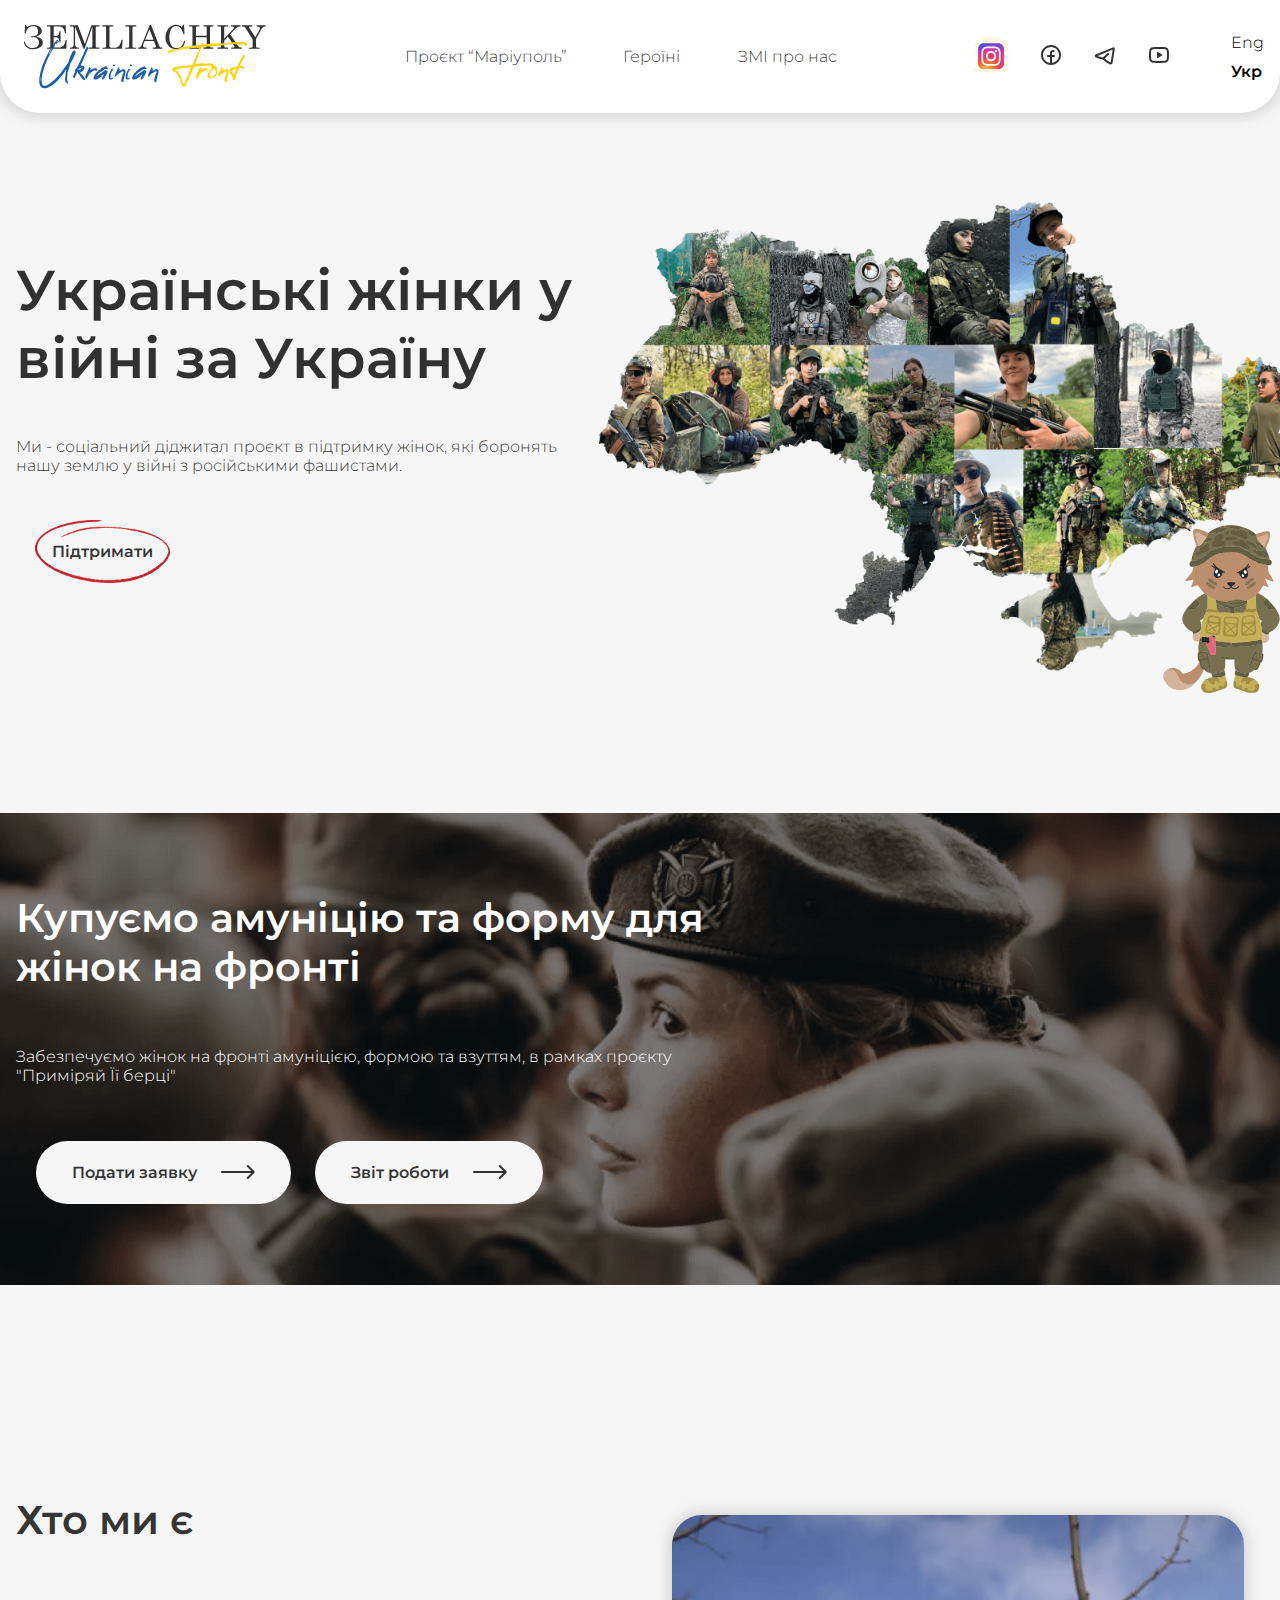
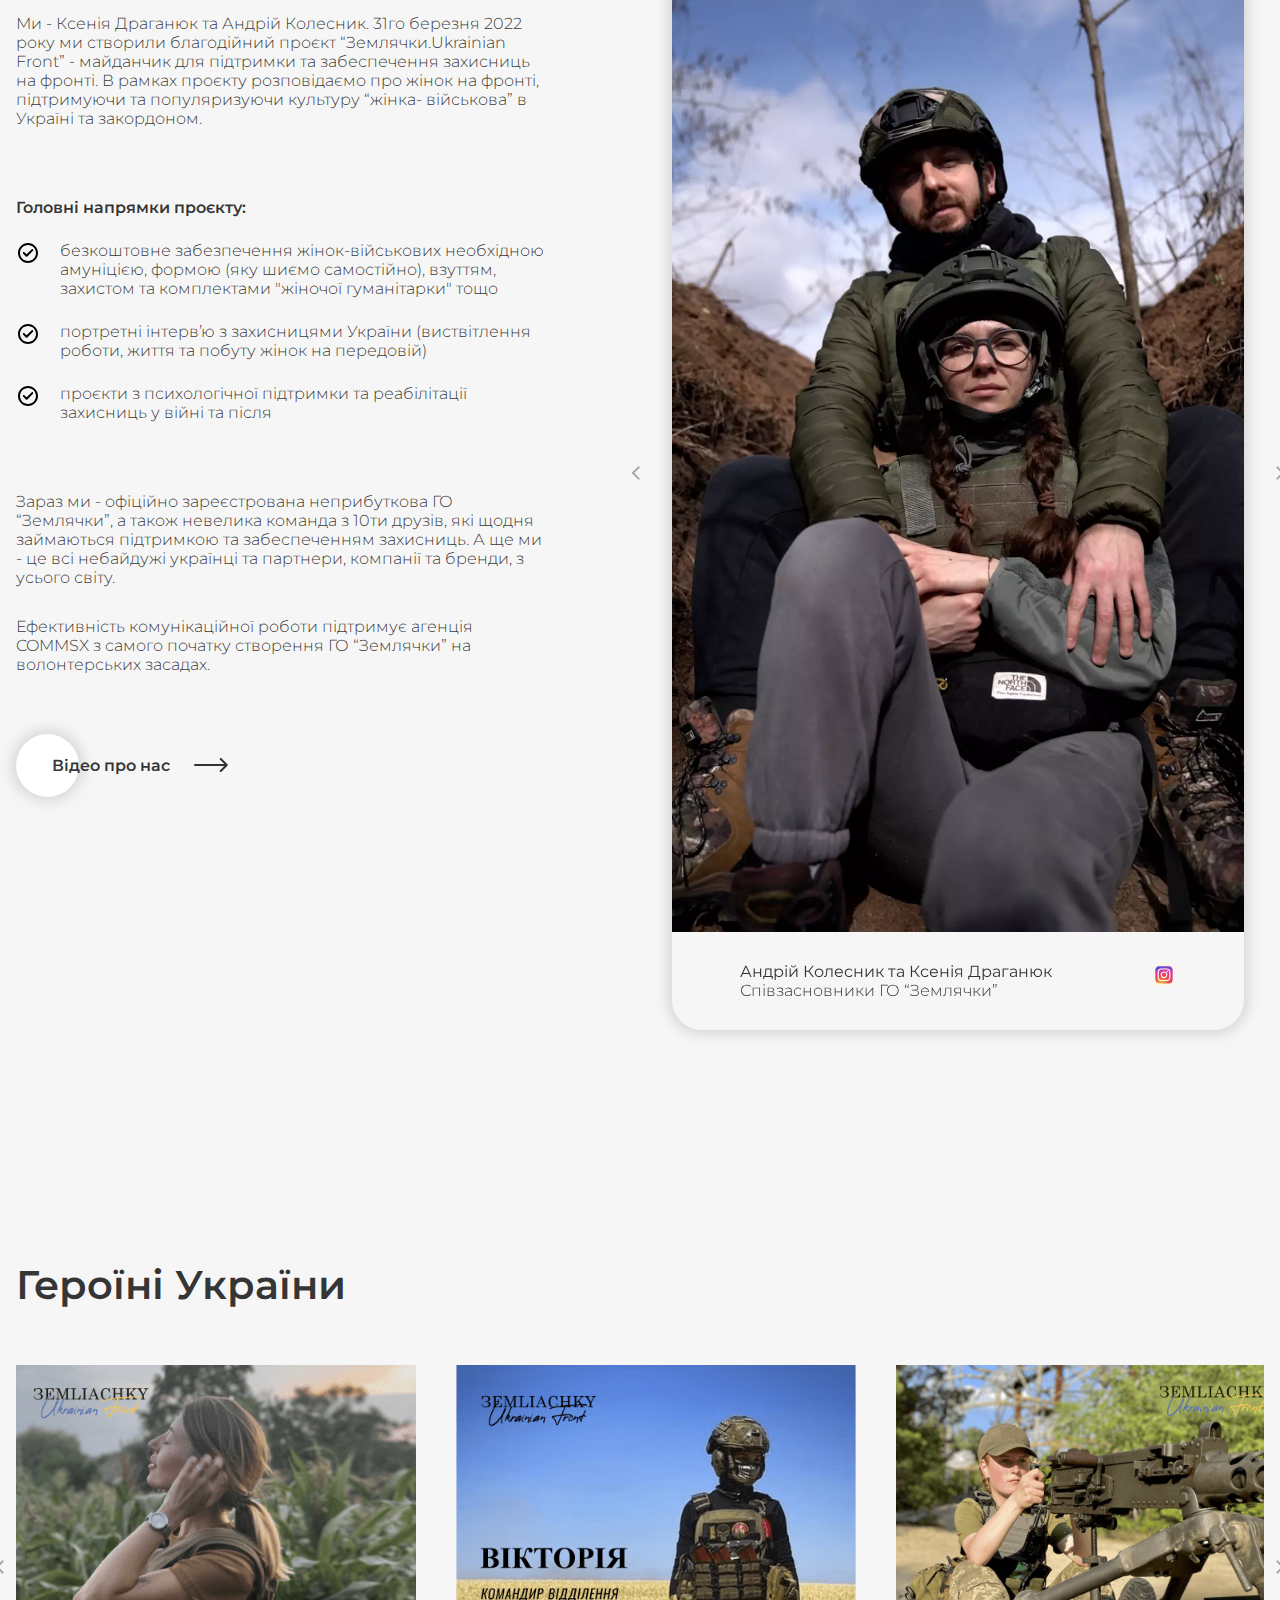
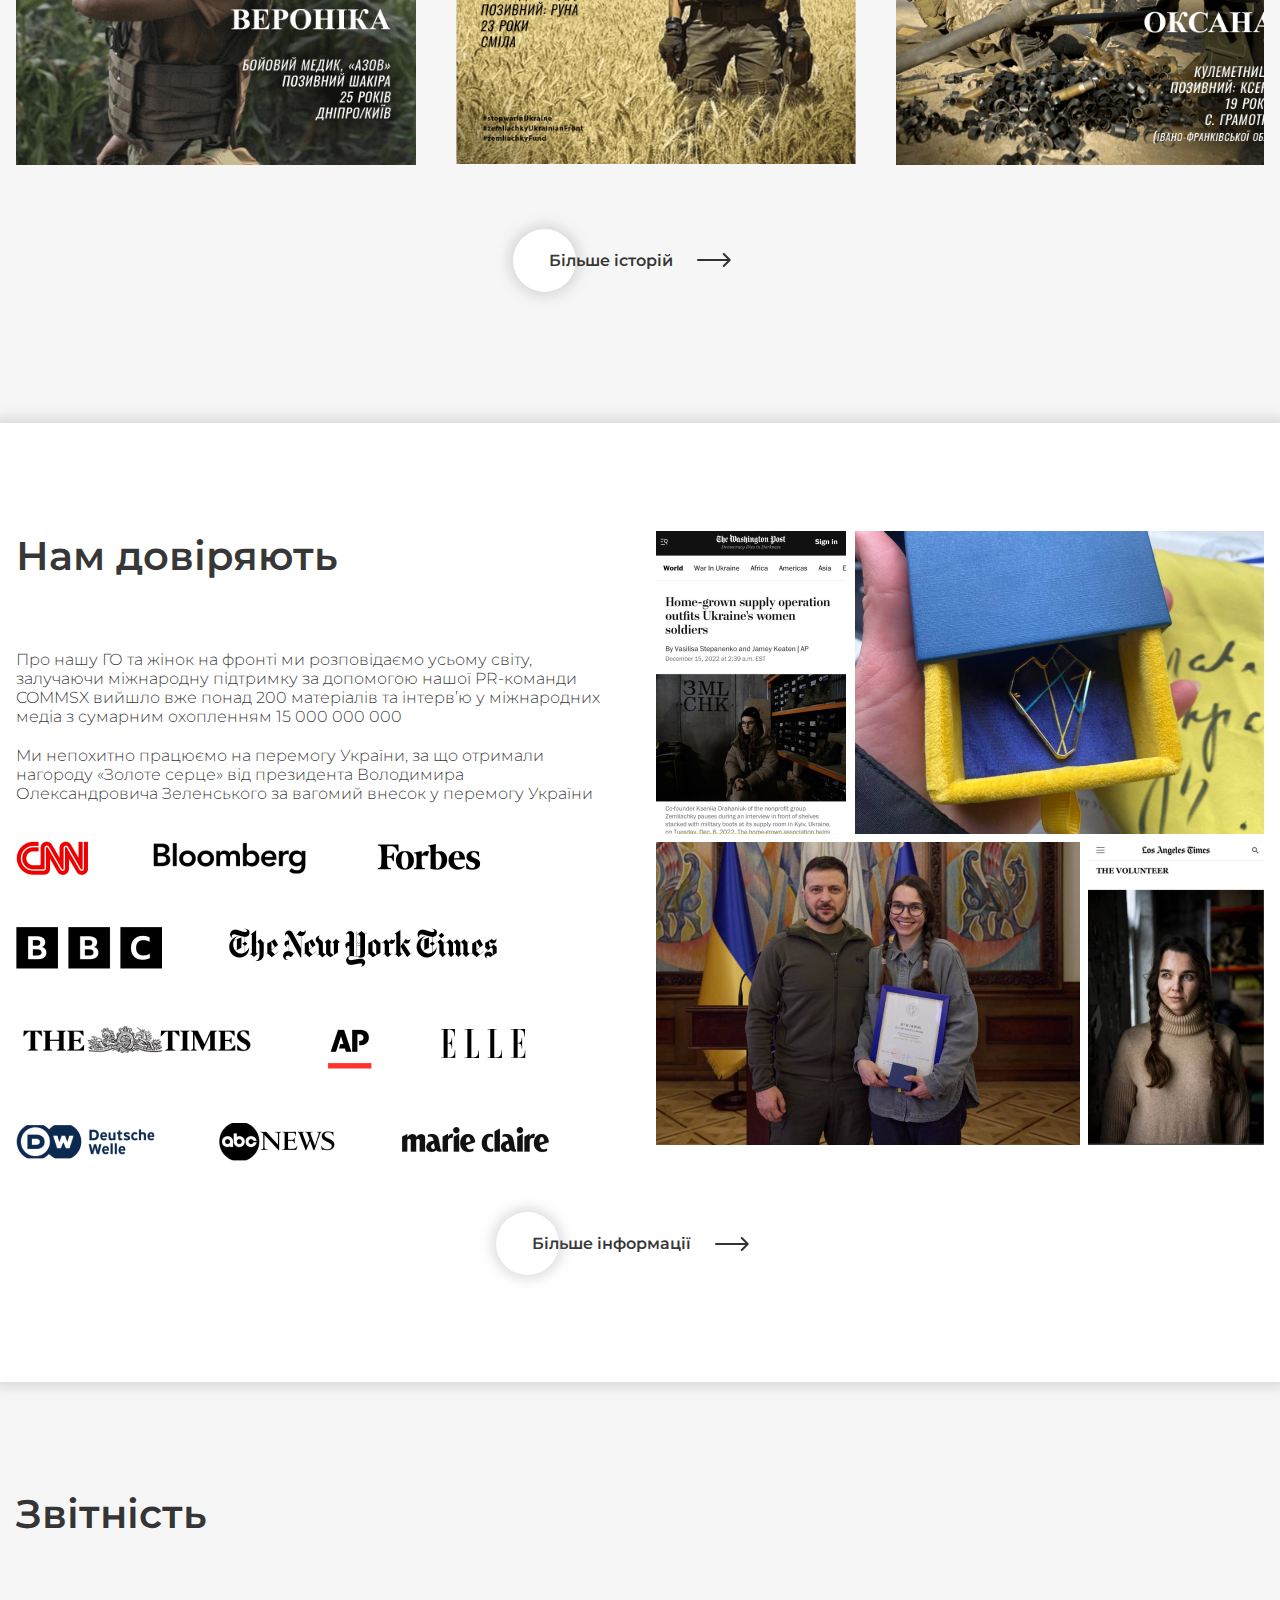
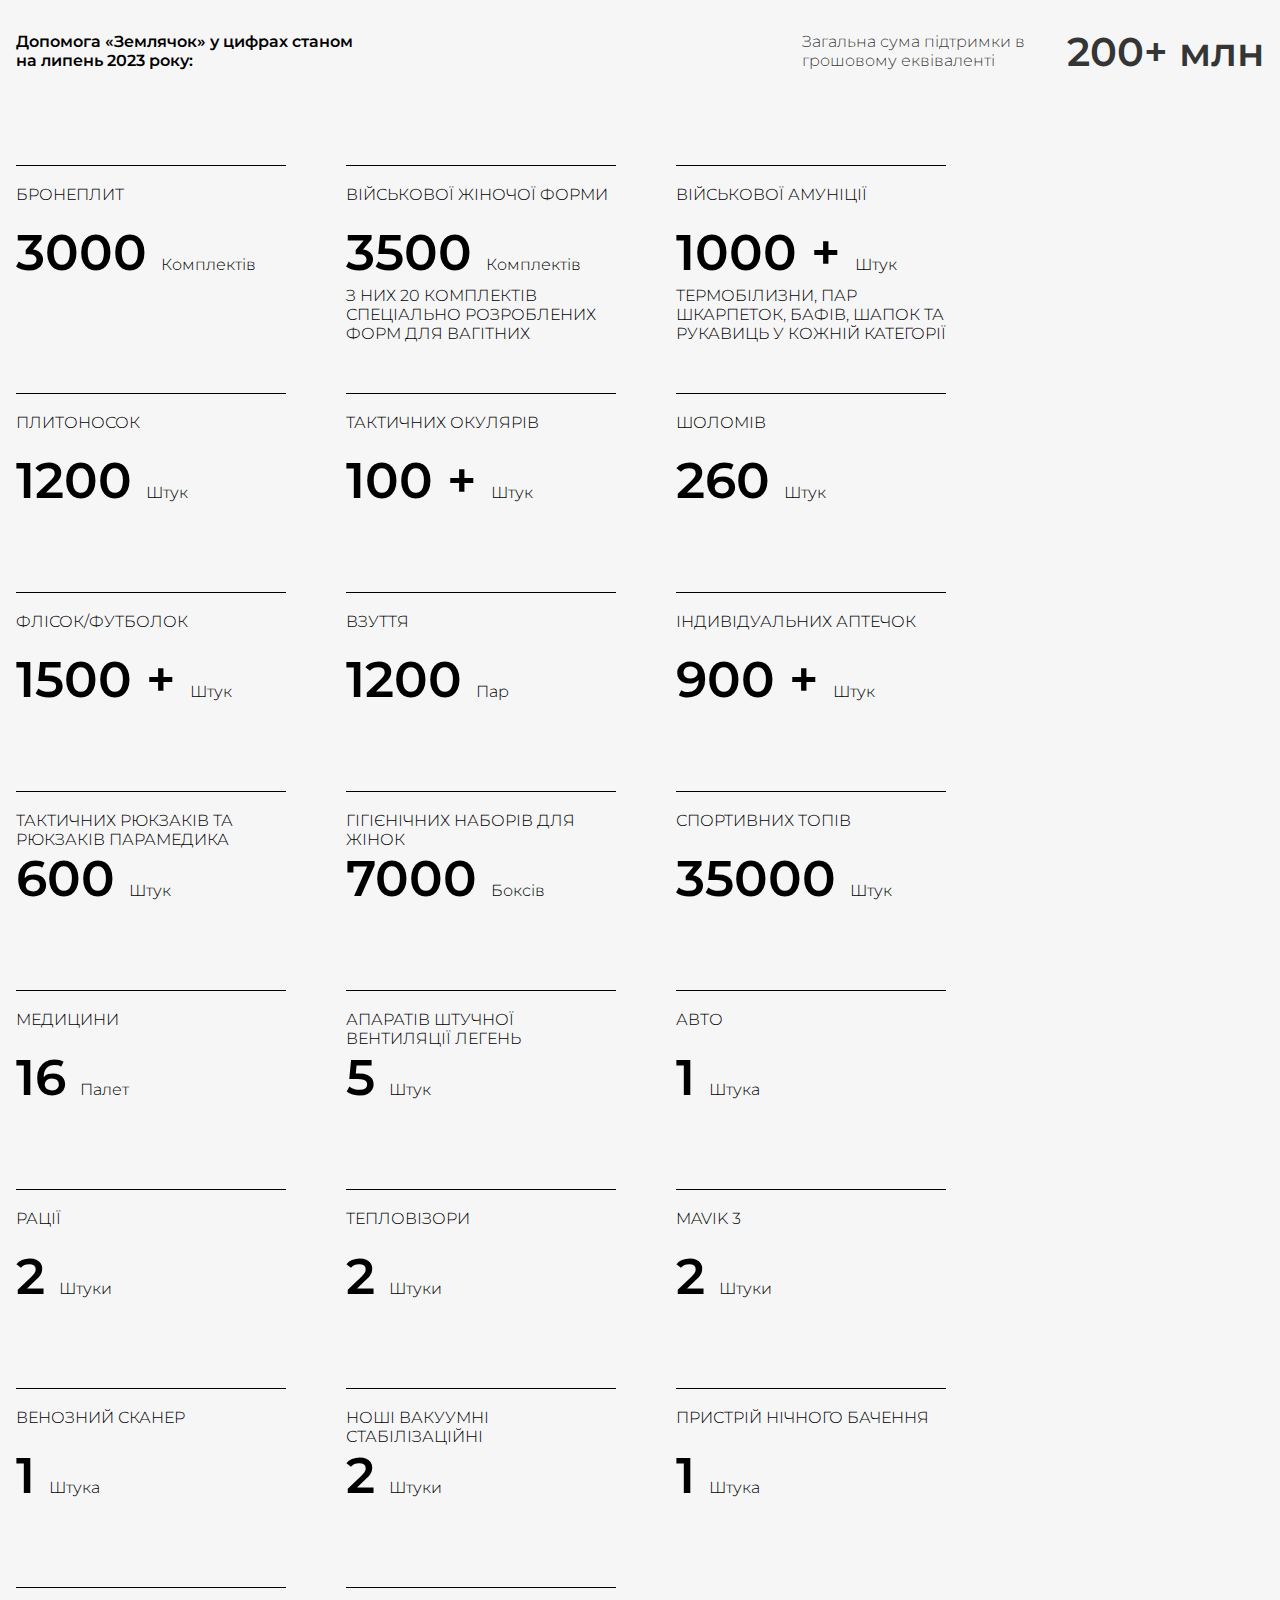
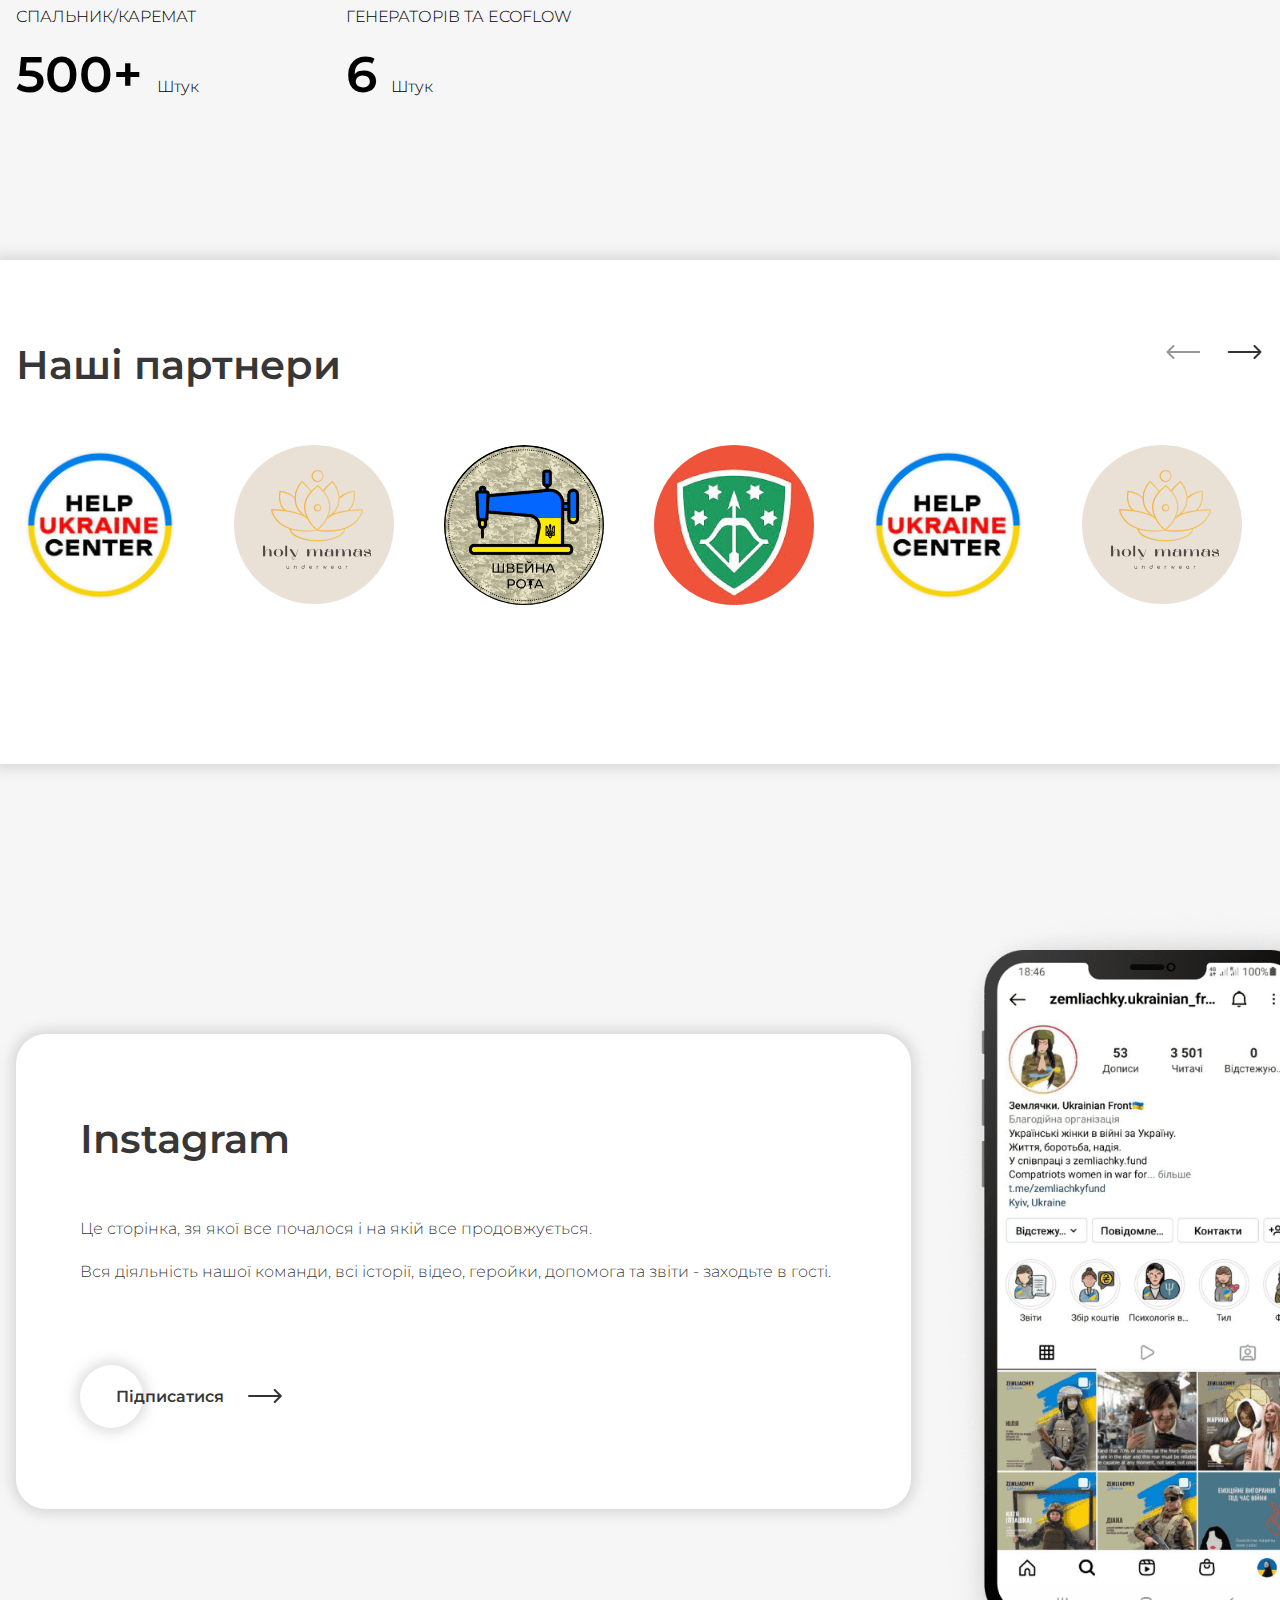
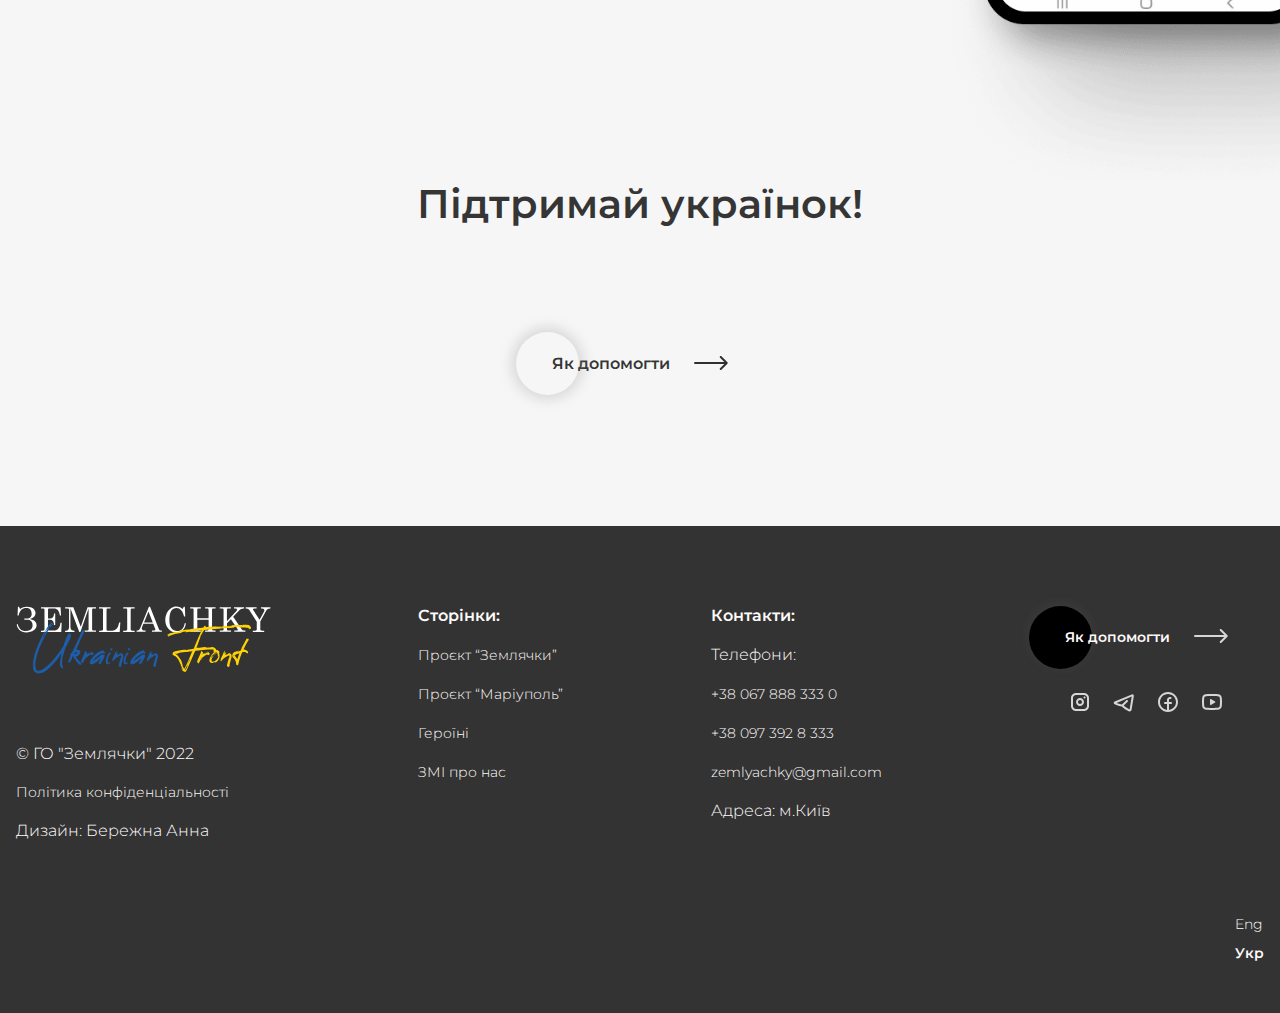
<file: index.html>
<!DOCTYPE html>
<html lang="uk">

<head>
    <meta charset="UTF-8">
    <meta http-equiv="X-UA-Compatible" content="IE=edge">
    <meta name="viewport" content="width=device-width, initial-scale=1.0">
    <title>Zemliachky</title>
    <link rel="shortcut icon" href="images/favicon.ico" type="image/x-icon" />
    <link rel="preconnect" href="https://fonts.googleapis.com">
    <link rel="preconnect" href="https://fonts.gstatic.com" crossorigin>
    <link href="https://fonts.googleapis.com/css2?family=Montserrat:wght@300;600&display=swap" rel="stylesheet">
    <link rel="stylesheet" href="css/reset.css">
    <link rel="stylesheet" href="css/slick.css">
    <link rel="stylesheet" href="css/style.css">
</head>

<body>
    <div class="wrapper">
        <header class="header">
            <div class="container">
                <div class="header__inner">
                    <div class="header__logo-wrapper">
                        <a class="header__logo" href="index.html">
                            <img src="images/logo.svg" alt="Logo">
                        </a>
                        <button class="burger__btn">
                            <svg width="31" height="27" viewBox="0 0 30 27" fill="none"
                                xmlns="http://www.w3.org/2000/svg">
                                <rect width="31" height="3" rx="2" fill="black" />
                                <rect y="10" width="31" height="3" rx="2" fill="black" />
                                <rect y="20" width="31" height="3" rx="2" fill="black" />
                            </svg>
                        </button>
                    </div>
                    <nav class="menu">
                        <ul class="menu__list">
                            <li class="menu__list-item">
                                <a class="menu__list-link" href="templates/mariupol.html">Проєкт
                                    “Маріуполь”</a>
                            </li>
                            <li class="menu__list-item">
                                <a class="menu__list-link" href="#">Героїні</a>
                            </li>
                            <li class="menu__list-item">
                                <a class="menu__list-link" href="#">ЗМІ про нас</a>
                            </li>
                        </ul>
                    </nav>
                    <div class="social-icons">
                        <ul class="social-icons__list">
                            <li class="social-icons__list-item">
                                <a class="social-icons__list-link"
                                    href="https://www.instagram.com/zemliachky.ukrainian_front/">
                                    <svg xmlns="http://www.w3.org/2000/svg" viewBox="0 0 64 64" width="36px"
                                        height="36px">
                                        <radialGradient id="TGwjmZMm2W~B4yrgup6jda" cx="32" cy="32.5" r="31.259"
                                            gradientTransform="matrix(1 0 0 -1 0 64)" gradientUnits="userSpaceOnUse">
                                            <stop offset="0" stop-color="#efdcb1" />
                                            <stop offset="0" stop-color="#f2e0bb" />
                                            <stop offset=".011" stop-color="#f2e0bc" />
                                            <stop offset=".362" stop-color="#f9edd2" />
                                            <stop offset=".699" stop-color="#fef4df" />
                                            <stop offset="1" stop-color="#fff7e4" />
                                        </radialGradient>
                                        <path fill="url(#TGwjmZMm2W~B4yrgup6jda)"
                                            d="M58,54c-1.1,0-2-0.9-2-2s0.9-2,2-2h2.5c1.9,0,3.5-1.6,3.5-3.5S62.4,43,60.5,43H50c-1.4,0-2.5-1.1-2.5-2.5	S48.6,38,50,38h8c1.7,0,3-1.3,3-3s-1.3-3-3-3H42v-6h18c2.3,0,4.2-2,4-4.4c-0.2-2.1-2.1-3.6-4.2-3.6H58c-1.1,0-2-0.9-2-2s0.9-2,2-2	h0.4c1.3,0,2.5-0.9,2.6-2.2c0.2-1.5-1-2.8-2.5-2.8h-14C43.7,9,43,8.3,43,7.5S43.7,6,44.5,6h3.9c1.3,0,2.5-0.9,2.6-2.2	C51.1,2.3,50,1,48.5,1H15.6c-1.3,0-2.5,0.9-2.6,2.2C12.9,4.7,14,6,15.5,6H19c1.1,0,2,0.9,2,2s-0.9,2-2,2H6.2c-2.1,0-4,1.5-4.2,3.6	C1.8,16,3.7,18,6,18h2.5c1.9,0,3.5,1.6,3.5,3.5S10.4,25,8.5,25H5.2c-2.1,0-4,1.5-4.2,3.6C0.8,31,2.7,33,5,33h17v11H6	c-1.7,0-3,1.3-3,3s1.3,3,3,3l0,0c1.1,0,2,0.9,2,2s-0.9,2-2,2H4.2c-2.1,0-4,1.5-4.2,3.6C-0.2,60,1.7,62,4,62h53.8	c2.1,0,4-1.5,4.2-3.6C62.2,56,60.3,54,58,54z" />
                                        <radialGradient id="TGwjmZMm2W~B4yrgup6jdb" cx="18.51" cy="66.293" r="69.648"
                                            gradientTransform="matrix(.6435 -.7654 .5056 .4251 -26.92 52.282)"
                                            gradientUnits="userSpaceOnUse">
                                            <stop offset=".073" stop-color="#eacc7b" />
                                            <stop offset=".184" stop-color="#ecaa59" />
                                            <stop offset=".307" stop-color="#ef802e" />
                                            <stop offset=".358" stop-color="#ef6d3a" />
                                            <stop offset=".46" stop-color="#f04b50" />
                                            <stop offset=".516" stop-color="#f03e58" />
                                            <stop offset=".689" stop-color="#db359e" />
                                            <stop offset=".724" stop-color="#ce37a4" />
                                            <stop offset=".789" stop-color="#ac3cb4" />
                                            <stop offset=".877" stop-color="#7544cf" />
                                            <stop offset=".98" stop-color="#2b4ff2" />
                                        </radialGradient>
                                        <path fill="url(#TGwjmZMm2W~B4yrgup6jdb)"
                                            d="M45,57H19c-5.5,0-10-4.5-10-10V21c0-5.5,4.5-10,10-10h26c5.5,0,10,4.5,10,10v26C55,52.5,50.5,57,45,57z" />
                                        <path fill="#fff"
                                            d="M32,20c4.6,0,5.1,0,6.9,0.1c1.7,0.1,2.6,0.4,3.2,0.6c0.8,0.3,1.4,0.7,2,1.3c0.6,0.6,1,1.2,1.3,2 c0.2,0.6,0.5,1.5,0.6,3.2C46,28.9,46,29.4,46,34s0,5.1-0.1,6.9c-0.1,1.7-0.4,2.6-0.6,3.2c-0.3,0.8-0.7,1.4-1.3,2 c-0.6,0.6-1.2,1-2,1.3c-0.6,0.2-1.5,0.5-3.2,0.6C37.1,48,36.6,48,32,48s-5.1,0-6.9-0.1c-1.7-0.1-2.6-0.4-3.2-0.6 c-0.8-0.3-1.4-0.7-2-1.3c-0.6-0.6-1-1.2-1.3-2c-0.2-0.6-0.5-1.5-0.6-3.2C18,39.1,18,38.6,18,34s0-5.1,0.1-6.9 c0.1-1.7,0.4-2.6,0.6-3.2c0.3-0.8,0.7-1.4,1.3-2c0.6-0.6,1.2-1,2-1.3c0.6-0.2,1.5-0.5,3.2-0.6C26.9,20,27.4,20,32,20 M32,17 c-4.6,0-5.2,0-7,0.1c-1.8,0.1-3,0.4-4.1,0.8c-1.1,0.4-2.1,1-3,2s-1.5,1.9-2,3c-0.4,1.1-0.7,2.3-0.8,4.1C15,28.8,15,29.4,15,34 s0,5.2,0.1,7c0.1,1.8,0.4,3,0.8,4.1c0.4,1.1,1,2.1,2,3c0.9,0.9,1.9,1.5,3,2c1.1,0.4,2.3,0.7,4.1,0.8c1.8,0.1,2.4,0.1,7,0.1 s5.2,0,7-0.1c1.8-0.1,3-0.4,4.1-0.8c1.1-0.4,2.1-1,3-2c0.9-0.9,1.5-1.9,2-3c0.4-1.1,0.7-2.3,0.8-4.1c0.1-1.8,0.1-2.4,0.1-7 s0-5.2-0.1-7c-0.1-1.8-0.4-3-0.8-4.1c-0.4-1.1-1-2.1-2-3s-1.9-1.5-3-2c-1.1-0.4-2.3-0.7-4.1-0.8C37.2,17,36.6,17,32,17L32,17z" />
                                        <path fill="#fff"
                                            d="M32,25c-5,0-9,4-9,9s4,9,9,9s9-4,9-9S37,25,32,25z M32,40c-3.3,0-6-2.7-6-6s2.7-6,6-6s6,2.7,6,6S35.3,40,32,40 z" />
                                        <circle cx="41" cy="25" r="2" fill="#fff" />
                                    </svg>
                                </a>
                            </li>
                            <li class="social-icons__list-item">
                                <a class="social-icons__list-link" href="#">
                                    <svg width="24" height="25" viewBox="0 0 24 25" fill="none"
                                        xmlns="http://www.w3.org/2000/svg">
                                        <g clip-path="url(#clip0_1401_6702)">
                                            <path fill-rule="evenodd" clip-rule="evenodd"
                                                d="M4 12.9551C4 8.5368 7.58172 4.95508 12 4.95508C16.4183 4.95508 20 8.5368 20 12.9551C20 17.0347 16.9463 20.4011 13 20.8932V14.9551H15C15.5523 14.9551 16 14.5074 16 13.9551C16 13.4028 15.5523 12.9551 15 12.9551H13V10.9551C13 10.4028 13.4477 9.95508 14 9.95508H14.5C15.0523 9.95508 15.5 9.50736 15.5 8.95508C15.5 8.4028 15.0523 7.95508 14.5 7.95508H14C12.3431 7.95508 11 9.29823 11 10.9551V12.9551H9C8.44772 12.9551 8 13.4028 8 13.9551C8 14.5074 8.44772 14.9551 9 14.9551H11V20.8932C7.05369 20.4011 4 17.0347 4 12.9551ZM12 22.9551C17.5228 22.9551 22 18.4779 22 12.9551C22 7.43223 17.5228 2.95508 12 2.95508C6.47715 2.95508 2 7.43223 2 12.9551C2 18.4779 6.47715 22.9551 12 22.9551Z"
                                                fill="black" fill-opacity="0.8" />
                                        </g>
                                        <defs>
                                            <clipPath id="clip0_1401_6702">
                                                <rect width="24" height="24" fill="white"
                                                    transform="translate(0 0.955078)" />
                                            </clipPath>
                                        </defs>
                                    </svg>
                                </a>
                            </li>
                            <li class="social-icons__list-item">
                                <a class="social-icons__list-link" href="#">
                                    <svg width="24" height="25" viewBox="0 0 24 25" fill="none"
                                        xmlns="http://www.w3.org/2000/svg">
                                        <path fill-rule="evenodd" clip-rule="evenodd"
                                            d="M21.8394 7.01147C22.0315 5.84678 20.8652 4.92685 19.7773 5.38492L2.67703 12.5851C1.48461 13.0871 1.42351 14.8109 2.67788 15.3309C3.60596 15.7156 5.02633 16.2797 6.45085 16.7494C7.61932 17.1346 8.8931 17.4922 9.91353 17.5934C10.1929 17.9276 10.5445 18.2486 10.9017 18.5423C11.4487 18.9922 12.1074 19.4563 12.7873 19.9006C14.1489 20.7903 15.6597 21.6416 16.678 22.1947C17.8949 22.8557 19.3517 22.0946 19.5705 20.7682L21.8394 7.01147ZM4.59485 13.9476L19.7186 7.57967L17.6009 20.42C16.6024 19.877 15.163 19.0638 13.8813 18.2264C13.2329 17.8026 12.6407 17.383 12.172 16.9976C12.0051 16.8603 11.8638 16.7353 11.7461 16.6234L15.7072 12.6622C16.0977 12.2717 16.0977 11.6385 15.7072 11.248C15.3167 10.8574 14.6835 10.8574 14.293 11.248L9.95476 15.5862C9.22132 15.4924 8.19888 15.2198 7.07709 14.85C6.21377 14.5653 5.34574 14.242 4.59485 13.9476Z"
                                            fill="black" fill-opacity="0.8" />
                                    </svg>
                                </a>
                            </li>
                            <li class="social-icons__list-item">
                                <a class="social-icons__list-link" href="#">
                                    <svg width="24" height="25" viewBox="0 0 24 25" fill="none"
                                        xmlns="http://www.w3.org/2000/svg">
                                        <g clip-path="url(#clip0_1401_6713)">
                                            <path
                                                d="M12 4.95508C12.8554 4.95508 13.7316 4.9775 14.5817 5.01285L15.5861 5.06086L16.5475 5.11765L17.4476 5.17956L18.2685 5.24295C20.1065 5.3921 21.5836 6.8145 21.7633 8.66617L21.8031 9.09071L21.8781 10.0007C21.9482 10.9439 22 11.9724 22 12.9551C22 13.9377 21.9482 14.9663 21.8781 15.9095L21.8031 16.8194C21.79 16.9647 21.7767 17.1065 21.7633 17.244C21.5836 19.0957 20.1065 20.5181 18.2685 20.6672L17.4476 20.7306L16.5475 20.7925L15.5861 20.8493L14.5817 20.8973C13.7316 20.9327 12.8554 20.9551 12 20.9551C11.1446 20.9551 10.2684 20.9327 9.41834 20.8973L8.41386 20.8493L7.45253 20.7925L6.5524 20.7306L5.7315 20.6672C3.89351 20.5181 2.4164 19.0957 2.23668 17.244L2.19692 16.8194L2.12192 15.9095C2.0518 14.9663 2 13.9377 2 12.9551C2 11.9724 2.0518 10.9439 2.12192 10.0007L2.19692 9.09071C2.21003 8.94541 2.22333 8.80369 2.23668 8.66617C2.4164 6.8145 3.89351 5.3921 5.7315 5.24295L6.5524 5.17956L7.45253 5.11765L8.41385 5.06086L9.41834 5.01285C10.2684 4.9775 11.1446 4.95508 12 4.95508ZM12 6.95508C11.1746 6.95508 10.3259 6.9768 9.49966 7.01119L8.52183 7.05795L7.5831 7.11339L6.70106 7.17403L5.89327 7.23639C5.00396 7.30856 4.31194 7.98757 4.22732 8.85938C4.11002 10.068 4 11.5732 4 12.9551C4 14.337 4.11002 15.8422 4.22732 17.0508C4.31194 17.9226 5.00396 18.6016 5.89327 18.6738L6.70106 18.7361L7.5831 18.7968L8.52183 18.8522L9.49966 18.899C10.3259 18.9334 11.1746 18.9551 12 18.9551C12.8253 18.9551 13.6741 18.9334 14.5003 18.899L15.4782 18.8522L16.4169 18.7968L17.2989 18.7361L18.1067 18.6738C18.996 18.6016 19.6881 17.9226 19.7727 17.0508C19.89 15.8422 20 14.337 20 12.9551C20 11.5732 19.89 10.068 19.7727 8.85938C19.6881 7.98757 18.996 7.30856 18.1067 7.23639L17.2989 7.17403L16.4169 7.11339L15.4782 7.05795L14.5003 7.01119C13.6741 6.9768 12.8253 6.95508 12 6.95508ZM10 10.5302C10 10.0991 10.4356 9.81891 10.8188 9.97123L10.9 10.0106L15.1 12.4355C15.4692 12.6486 15.4976 13.157 15.1852 13.4156L15.1 13.4747L10.9 15.8996C10.5267 16.1151 10.0662 15.878 10.0065 15.4699L10 15.38V10.5302Z"
                                                fill="black" fill-opacity="0.8" />
                                        </g>
                                        <defs>
                                            <clipPath id="clip0_1401_6713">
                                                <rect width="24" height="24" fill="white"
                                                    transform="translate(0 0.955078)" />
                                            </clipPath>
                                        </defs>
                                    </svg>
                                </a>
                            </li>
                        </ul>
                    </div>
                    <div class="language">
                        <ul class="language__list">
                            <li class="language__list-item">
                                <a class="language__list-link" href="#">Eng</a>
                            </li>
                            <li class="language__list-item">
                                <a class="language__list-link--active" href="#">Укр</a>
                            </li>
                        </ul>
                    </div>
                    <!-- <div class="language">
                        <ul class="select-language__list">
                            <li class="select-language__list-item">Eng</li>
                        </ul>
                        <button class="select-language">
                            Укр
                        </button>
                    </div> -->
                </div>
            </div>
        </header>
        <main class="main">
            <section class="hero">
                <div class="container">
                    <div class="hero__inner">
                        <div class="hero__offer">
                            <h1 class="hero__offer-title">Українські жінки у війні за Україну</h1>
                            <p class="hero__offer-text">Ми - соціальний діджитал проєкт в підтримку жінок, які боронять
                                нашу землю у війні з російськими фашистами.
                            </p>
                            <a class="hero__offer-btn" href="templates/payment-for-zemliachky.html">Підтримати
                                <!-- <span>
                                    <svg width="34" height="14" viewBox="0 0 34 14" fill="none"
                                        xmlns="http://www.w3.org/2000/svg">
                                        <path d="M1 7L32.75 7M32.75 7L26.75 1M32.75 7L26.75 13" stroke="black"
                                            stroke-opacity="0.8" stroke-width="2" stroke-linecap="round"
                                            stroke-linejoin="round" />
                                    </svg>
                                </span> -->
                            </a>
                        </div>
                        <div class="hero-img__wrapper">
                            <div class="hero-img__inner">
                                <img class="hero-img" src="images/hero-img-1.png" alt="">
                                <a class="hero-img__cat" href="#">
                                    <img src="images/cat.svg" alt="">
                                </a>
                            </div>
                        </div>
                    </div>
                </div>
            </section>
            <section class="application">
                <div class="application__inner">
                    <div class="container">
                        <h2 class="application__title">Купуємо амуніцію та форму для жінок на фронті</h2>
                        <p class="application__text">Забезпечуємо жінок на фронті амуніцією, формою та взуттям, в рамках
                            проєкту "Приміряй Її берці"</p>
                        <a class="application__btn" href="#">Подати заявку
                            <span>
                                <svg width="34" height="14" viewBox="0 0 34 14" fill="none"
                                    xmlns="http://www.w3.org/2000/svg">
                                    <path d="M1 7L32.75 7M32.75 7L26.75 1M32.75 7L26.75 13" stroke="black"
                                        stroke-opacity="0.8" stroke-width="2" stroke-linecap="round"
                                        stroke-linejoin="round" />
                                </svg>
                            </span>
                        </a>
                        <a class="application__btn" href="#">Звіт роботи
                            <span>
                                <svg width="34" height="14" viewBox="0 0 34 14" fill="none"
                                    xmlns="http://www.w3.org/2000/svg">
                                    <path d="M1 7L32.75 7M32.75 7L26.75 1M32.75 7L26.75 13" stroke="black"
                                        stroke-opacity="0.8" stroke-width="2" stroke-linecap="round"
                                        stroke-linejoin="round" />
                                </svg>
                            </span>
                        </a>
                    </div>
                </div>
            </section>
            <section class="about">
                <div class="container">
                    <div class="about__inner">
                        <div class="about__info">
                            <h2 class="about__title">Хто ми є</h2>
                            <p class="about__text">Ми - Ксенія Драганюк та Андрій Колесник. 31го березня 2022 року ми
                                створили благодійний проєкт “Землячки.Ukrainian Front” - майданчик для підтримки та
                                забеспечення захисниць на фронті. В рамках проєкту розповідаємо про жінок на фронті,
                                підтримуючи та популяризуючи культуру “жінка- військова” в Україні та закордоном.
                            </p>
                            <ul class="about__list">
                                <b>Головні напрямки проєкту: </b>
                                <li class="about__list-item">безкоштовне забезпечення жінок-військових необхідною
                                    амуніцією, формою (яку шиємо самостійно), взуттям, захистом та комплектами "жіночої
                                    гуманітарки" тощо</li>
                                <li class="about__list-item">портретні інтервʼю з захисницями України (виствітлення
                                    роботи, життя та побуту жінок на передовій)</li>
                                <li class="about__list-item">проєкти з психологічної підтримки та реабілітації захисниць
                                    у війні та після</li>
                            </ul>
                            <p class="about__text">Зараз ми - офіційно зареєстрована неприбуткова ГО “Землячки”, а також
                                невелика команда з 10ти друзів, які щодня займаються підтримкою та забеспеченням
                                захисниць. А ще ми - це всі небайдужі українці та партнери, компанії та бренди, з усього
                                світу.
                            </p>
                            <p class="about__text">Ефективність комунікаційної роботи підтримує агенція COMMSX з самого
                                початку створення ГО “Землячки” на волонтерських засадах.
                            </p>
                            <a class="about__btn" href="#">Відео про нас
                                <span>
                                    <svg width="34" height="14" viewBox="0 0 34 14" fill="none"
                                        xmlns="http://www.w3.org/2000/svg">
                                        <path d="M1 7L32.75 7M32.75 7L26.75 1M32.75 7L26.75 13" stroke="black"
                                            stroke-opacity="0.8" stroke-width="2" stroke-linecap="round"
                                            stroke-linejoin="round" />
                                    </svg>
                                </span>
                            </a>
                        </div>
                        <div class="about__slider">
                            <div class="about__slider-item">
                                <img src="images/about-slider-img1.webp" alt="">
                                <div class="slider__item-info">
                                    <div class="info__name">
                                        <b>Андрій Колесник та Ксенія Драганюк</b>
                                        <p>Співзасновники ГО “Землячки”</p>
                                    </div>
                                    <a href="#" class="">
                                        <img width="24px" height="24px" src="images/instagram.svg" alt="">
                                    </a>
                                </div>
                            </div>
                            <div class="about__slider-item">
                                <img src="images/about-slider-img2.webp" alt="">
                                <div class="slider__item-info">
                                    <div class="info__name">
                                        <b>Крістіна, Катя, Ніна, Луман, Діма, Люба, Маря, Ксенія, Андрій</b>
                                    </div>
                                    <a href="#" class="">
                                        <img width="24px" height="24px" src="images/instagram.svg" alt="">
                                    </a>
                                </div>
                            </div>
                            <div class="about__slider-item">
                                <img src="images/about-slider-img3.webp" alt="">
                                <div class="slider__item-info">
                                    <div class="info__name">
                                        <b>Ксенія та Андрій</b>
                                    </div>
                                    <a href="#" class="">
                                        <img width="24px" height="24px" src="images/instagram.svg" alt="">
                                    </a>
                                </div>
                            </div>
                            <div class="about__slider-item">
                                <img src="images/about-slider-img4.webp" alt="">
                                <div class="slider__item-info">
                                    <div class="info__name">
                                        <b>Мар’я</b>
                                        <p>відеограф команди Землячок</p>
                                    </div>
                                    <a href="#" class="">
                                        <img width="24px" height="24px" src="images/instagram.svg" alt="">
                                    </a>
                                </div>
                            </div>
                            <div class="about__slider-item">
                                <img src="images/about-slider-img5.webp" alt="">
                                <div class="slider__item-info">
                                    <div class="info__name">
                                        <b>Мар’я та Ксенія</b>
                                    </div>
                                    <a href="#" class="">
                                        <img width="24px" height="24px" src="images/instagram.svg" alt="">
                                    </a>
                                </div>
                            </div>
                            <div class="about__slider-item">
                                <img src="images/about-slider-img6.webp" alt="">
                                <div class="slider__item-info">
                                    <div class="info__name">
                                        <b>Люба</b>
                                        <p>волонтер команди Землячок</p>
                                    </div>
                                    <a href="#" class="">
                                        <img width="24px" height="24px" src="images/instagram.svg" alt="">
                                    </a>
                                </div>
                            </div>
                            <div class="about__slider-item">
                                <img src="images/about-slider-img7.webp" alt="">
                                <div class="slider__item-info">
                                    <div class="info__name">
                                        <b>Мар’я, Діма, Андрій, Ксенія, Крістіна</b>
                                    </div>
                                    <a href="#" class="">
                                        <img width="24px" height="24px" src="images/instagram.svg" alt="">
                                    </a>
                                </div>
                            </div>
                            <div class="about__slider-item">
                                <img src="images/about-slider-img8.webp" alt="">
                                <div class="slider__item-info">
                                    <div class="info__name">
                                        <b>Андрій Колесник</b>
                                    </div>
                                    <a href="#" class="">
                                        <img width="24px" height="24px" src="images/instagram.svg" alt="">
                                    </a>
                                </div>
                            </div>
                            <div class="about__slider-item">
                                <img src="images/about-slider-img9.webp" alt="">
                                <div class="slider__item-info">
                                    <div class="info__name">
                                        <b>Крістіна, Діма, Ніна, Ксенія</b>
                                    </div>
                                    <a href="#" class="">
                                        <img width="24px" height="24px" src="images/instagram.svg" alt="">
                                    </a>
                                </div>
                            </div>

                            <div class="about__slider-item">
                                <img src="images/about-slider-img10.webp" alt="">
                                <div class="slider__item-info">
                                    <div class="info__name">
                                        <b>Крістіна</b>
                                        <p>директор з комунікацій</p>
                                    </div>
                                    <a href="#" class="">
                                        <img width="24px" height="24px" src="images/instagram.svg" alt="">
                                    </a>
                                </div>
                            </div>
                            <div class="about__slider-item">
                                <img src="images/about-slider-img11.webp" alt="">
                                <div class="slider__item-info">
                                    <div class="info__name">
                                        <b>Крістіна, Ксенія та захисниці України</b>
                                    </div>
                                    <a href="#" class="">
                                        <img width="24px" height="24px" src="images/instagram.svg" alt="">
                                    </a>
                                </div>
                            </div>
                            <div class="about__slider-item">
                                <img src="images/about-slider-img12.webp" alt="">
                                <div class="slider__item-info">
                                    <div class="info__name">
                                        <b>Айгюль</b>
                                        <p>дизайнерка команди Землячок</p>
                                    </div>
                                    <a href="#" class="">
                                        <img width="24px" height="24px" src="images/instagram.svg" alt="">
                                    </a>
                                </div>
                            </div>
                            <div class="about__slider-item">
                                <img src="images/about-slider-img13.webp" alt="">
                                <div class="slider__item-info">
                                    <div class="info__name">
                                        <b>Андрій Колесник та Ксенія Драганюк</b>
                                    </div>
                                    <a href="#" class="">
                                        <img width="24px" height="24px" src="images/instagram.svg" alt="">
                                    </a>
                                </div>
                            </div>
                        </div>
                    </div>
                </div>
            </section>
            <section class="ukrainian-heroes">
                <div class="container">
                    <div class="ukrainian-heroes__inner">
                        <h2 class="ukrainian-heroes__title">Героїні України</h2>
                        <div class="ukrainian-heroes__slider">
                            <div class="ukrainian-heroes__slider-item">
                                <a class="ukrainian-heroes__slider-link" href="#">
                                    <img data-lazy="images/ukrainian-heroes-slider-1.png" src="" alt="">
                                </a>
                                <b>Вероніка</b>
                                <p>Військова ЗСУ</p>
                                <p>25 р., м. Дніпро/Київ</p>
                            </div>
                            <div class="ukrainian-heroes__slider-item">
                                <a class="ukrainian-heroes__slider-link" href="#">
                                    <img data-lazy="images/ukrainian-heroes-slider-2.png" src="" alt="">
                                </a>
                                <b>Вікторія</b>
                                <p>Військова ЗСУ</p>
                                <p>23 р., м. Сміла</p>
                            </div>
                            <div class="ukrainian-heroes__slider-item">
                                <a class="ukrainian-heroes__slider-link" href="#">
                                    <img data-lazy="images/ukrainian-heroes-slider-3.png" src="" alt="">
                                </a>
                                <b>Оксана</b>
                                <p>Військова ЗСУ</p>
                                <p>19 р., с. Грамотне</p>
                            </div>
                            <div class="ukrainian-heroes__slider-item">
                                <a class="ukrainian-heroes__slider-link" href="#">
                                    <img data-lazy="images/ukrainian-heroes-slider-1.png" src="" alt="">
                                </a>
                                <b>Вероніка</b>
                                <p>Військова ЗСУ</p>
                                <p>25 р., м. Дніпро/Київ</p>
                            </div>
                            <div class="ukrainian-heroes__slider-item">
                                <a class="ukrainian-heroes__slider-link" href="#">
                                    <img data-lazy="images/ukrainian-heroes-slider-2.png" src="" alt="">
                                </a>
                                <b>Вікторія</b>
                                <p>Військова ЗСУ</p>
                                <p>23 р., м. Сміла</p>
                            </div>
                            <div class="ukrainian-heroes__slider-item">
                                <a class="ukrainian-heroes__slider-link" href="#">
                                    <img data-lazy="images/ukrainian-heroes-slider-3.png" src="" alt="">
                                </a>
                                <b>Оксана</b>
                                <p>Військова ЗСУ</p>
                                <p>19 р., с. Грамотне</p>
                            </div>

                        </div>
                        <div class="ukrainian-heroes__btn-wrapper">
                            <a class="ukrainian-heroes__btn" href="#">Більше історій
                                <span>
                                    <svg width="34" height="14" viewBox="0 0 34 14" fill="none"
                                        xmlns="http://www.w3.org/2000/svg">
                                        <path d="M1 7L32.75 7M32.75 7L26.75 1M32.75 7L26.75 13" stroke="black"
                                            stroke-opacity="0.8" stroke-width="2" stroke-linecap="round"
                                            stroke-linejoin="round" />
                                    </svg>
                                </span>
                            </a>
                        </div>
                    </div>
                </div>
            </section>
            <section class="trust">
                <div class="container">
                    <div class="trust__inner">
                        <div class="trust__content-left">
                            <h2 class="trust__title">Нам довіряють</h2>
                            <p>Про нашу ГО та жінок на фронті ми розповідаємо усьому світу, залучаючи міжнародну
                                підтримку за допомогою нашої PR-команди COMMSX вийшло вже понад 200 матеріалів та
                                інтерв’ю у міжнародних медіа з сумарним охопленням 15 000 000 000</p>
                            <p>Ми непохитно працюємо на перемогу України, за що отримали нагороду «Золоте серце» від
                                президента Володимира Олександровича Зеленського за вагомий внесок у перемогу України
                            </p>
                            <ul class="smi__list">
                                <li class="smi__list-item">
                                    <img src="images/CNN-logo.png" alt="">
                                </li>
                                <li class="smi__list-item">
                                    <img src="images/bloomberg_logo.png" alt="">
                                </li>
                                <li class="smi__list-item">
                                    <img src="images/Forbes-logo.png" alt="">
                                </li>
                                <li class="smi__list-item">
                                    <img src="images/BBC_Logo_2021.png" alt="">
                                </li>
                                <li class="smi__list-item">
                                    <img src="images/New-York-Times-logo.png" alt="">
                                </li>
                                <li class="smi__list-item">
                                    <img src="images/the-times.png" alt="">
                                </li>
                                <li class="smi__list-item">
                                    <img src="images/Associated-Press-logo.png" alt="">
                                </li>
                                <li class="smi__list-item">
                                    <img src="images/Elle.png" alt="">
                                </li>
                                <li class="smi__list-item">
                                    <img src="images/Deutsche_Welle_Logo.png" alt="">
                                </li>
                                <li class="smi__list-item">
                                    <img src="images/ABC_News_logo_2021.png" alt="">
                                </li>
                                <li class="smi__list-item">
                                    <img src="images/Marie-Claire-logo.png" alt="">
                                </li>
                            </ul>
                        </div>
                        <div class="trust__content-right">
                            <img src="images/trust-img.jpg" alt="">
                        </div>
                    </div>
                    <div class="trust__btn-wrapper">
                        <a class="trust__btn white__btn" href="#">Більше інформації
                            <span>
                                <svg width="34" height="14" viewBox="0 0 34 14" fill="none"
                                    xmlns="http://www.w3.org/2000/svg">
                                    <path d="M1 7L32.75 7M32.75 7L26.75 1M32.75 7L26.75 13" stroke="black"
                                        stroke-opacity="0.8" stroke-width="2" stroke-linecap="round"
                                        stroke-linejoin="round" />
                                </svg>
                            </span>
                        </a>
                    </div>
                </div>
            </section>
            <section class="reporting">
                <div class="container">
                    <div class="reporting__wrapper">
                        <h2 class="reporting__title">Звітність</h2>
                        <div class="reporting__subtitle">
                            <b>Допомога «Землячок» у цифрах станом на липень 2023 року:</b>
                            <div class="reporting__subtitle-inner">
                                <p>Загальна сума підтримки в грошовому еквіваленті</p>
                                <span>200+ млн</span>
                            </div>
                        </div>
                        <div class="reporting__items">
                            <div class="reporting__item">
                                <p class="reporting__item-title">бронеплит</p>
                                <p><span>3000 </span>Комплектів</p>
                            </div>
                            <div class="reporting__item">
                                <p class="reporting__item-title">Військової жіночої форми</p>
                                <p><span>3500 </span>Комплектів</p>
                                <p class="reporting__item-text">з них 20 комплектів спеціально розроблених форм для
                                    вагітних</p>
                            </div>
                            <div class="reporting__item">
                                <p class="reporting__item-title">Військової амуніції</p>
                                <p><span>1000 + </span>Штук</p>
                                <p class="reporting__item-text">термобілизни, пар шкарпеток, бафів, шапок та рукавиць у
                                    кожній категорії</p>
                            </div>
                            <div class="reporting__item">
                                <p class="reporting__item-title">Плитоносок</p>
                                <p><span>1200 </span>Штук</p>
                            </div>
                            <div class="reporting__item">
                                <p class="reporting__item-title">Тактичних окулярів</p>
                                <p><span>100 + </span>Штук</p>
                            </div>
                            <div class="reporting__item">
                                <p class="reporting__item-title">Шоломів</p>
                                <p><span>260 </span>Штук</p>
                            </div>
                            <div class="reporting__item">
                                <p class="reporting__item-title">Флісок/футболок</p>
                                <p><span>1500 + </span>Штук</p>
                            </div>
                            <div class="reporting__item">
                                <p class="reporting__item-title">Взуття</p>
                                <p><span>1200 </span>Пар</p>
                            </div>
                            <div class="reporting__item">
                                <p class="reporting__item-title">Індивідуальних аптечок</p>
                                <p><span>900 + </span>Штук</p>
                            </div>
                            <div class="reporting__item">
                                <p class="reporting__item-title">Тактичних рюкзаків
                                    та рюкзаків парамедика
                                </p>
                                <p><span>600 </span>Штук</p>
                            </div>
                            <div class="reporting__item">
                                <p class="reporting__item-title">Гігієнічних наборів для жінок</p>
                                <p><span>7000 </span>Боксів</p>
                            </div>
                            <div class="reporting__item">
                                <p class="reporting__item-title">Спортивних топів</p>
                                <p><span>35000 </span>Штук</p>
                            </div>
                            <div class="reporting__item">
                                <p class="reporting__item-title">Медицини</p>
                                <p><span>16 </span>Палет</p>
                            </div>
                            <div class="reporting__item">
                                <p class="reporting__item-title">Апаратів штучної вентиляції легень</p>
                                <p><span>5 </span>Штук</p>
                            </div>
                            <div class="reporting__item">
                                <p class="reporting__item-title">Авто</p>
                                <p><span>1 </span>Штука</p>
                            </div>
                            <div class="reporting__item">
                                <p class="reporting__item-title">Рації</p>
                                <p><span>2 </span>Штуки</p>
                            </div>
                            <div class="reporting__item">
                                <p class="reporting__item-title">Тепловізори</p>
                                <p><span>2 </span>Штуки</p>
                            </div>
                            <div class="reporting__item">
                                <p class="reporting__item-title">Mavik 3</p>
                                <p><span>2 </span>Штуки</p>
                            </div>
                            <div class="reporting__item">
                                <p class="reporting__item-title">Венозний сканер</p>
                                <p><span>1 </span>Штука</p>
                            </div>
                            <div class="reporting__item">
                                <p class="reporting__item-title">Ноші вакуумні
                                    стабілізаційні
                                </p>
                                <p><span>2 </span>Штуки</p>
                            </div>
                            <div class="reporting__item">
                                <p class="reporting__item-title">Пристрій нічного
                                    бачення
                                </p>
                                <p><span>1 </span>Штука</p>
                            </div>
                            <div class="reporting__item">
                                <p class="reporting__item-title">Спальник/каремат</p>
                                <p><span>500+ </span>Штук</p>
                            </div>
                            <div class="reporting__item">
                                <p class="reporting__item-title">генераторів та EcoFlow
                                </p>
                                <p><span>6 </span>Штук</p>
                            </div>
                        </div>
                    </div>
                </div>
            </section>
            <!-- <section class="psyhological-support">
                <div class="container">
                    <div class="psyhological-support__inner">
                        <h2 class="psyhological-support__title">Психологічна підтримка</h2>
                        <div class="psyhological-support__slider">
                            <div class="psyhological-support__slider-item">
                                <div class="psyhological-support__slider-inner">
                                    <div class="slider-item__info">
                                        <h3 class="slider-item__title">Говорити про втрати - саме час</h3>
                                        <p class="slider-item__text">Разом із війною на поріг бататьох помешкань
                                            стукається
                                            і смерть. Йдуть рідні, друзі, близькі, знайомі. Осягнути втрати в межах
                                            країни
                                            поки навіть неможливо. Але говорити про індивідуальні переживання втрати -
                                            саме
                                            час.
                                        </p>
                                        <p class="slider-item__text">Відомі такі стадії переживання втрати...</p>
                                        <a class="slider-item__link" href="#">Читати повністю</a>
                                    </div>
                                    <div class="slider-item__img"></div>
                                </div>
                            </div>
                            <div class="psyhological-support__slider-item">
                                <div class="psyhological-support__slider-inner">
                                    <div class="slider-item__info">
                                        <h3 class="slider-item__title">Говорити про втрати - саме час</h3>
                                        <p class="slider-item__text">Разом із війною на поріг бататьох помешкань
                                            стукається
                                            і смерть. Йдуть рідні, друзі, близькі, знайомі. Осягнути втрати в межах
                                            країни
                                            поки навіть неможливо. Але говорити про індивідуальні переживання втрати -
                                            саме
                                            час.
                                        </p>
                                        <p class="slider-item__text">Відомі такі стадії переживання втрати...</p>
                                        <a class="slider-item__link" href="#">Читати повністю</a>
                                    </div>
                                    <div class="slider-item__img"></div>
                                </div>
                            </div>
                        </div>
                        <a class="psyhological-support__btn" href="#">Більше статей
                            <span>
                                <svg width="34" height="14" viewBox="0 0 34 14" fill="none"
                                    xmlns="http://www.w3.org/2000/svg">
                                    <path d="M1 7L32.75 7M32.75 7L26.75 1M32.75 7L26.75 13" stroke="black"
                                        stroke-opacity="0.8" stroke-width="2" stroke-linecap="round"
                                        stroke-linejoin="round" />
                                </svg>
                            </span>
                        </a>
                    </div>
                </div>
            </section> -->
            <section class="partners">
                <div class="partners__inner">
                    <div class="container">
                        <h2 class="partners__title">Наші партнери</h2>
                        <div class="partners__slider">
                            <div class="partners__slider-item">
                                <img data-lazy="images/partners-img-1.png" src="" alt="">
                                <p>Help Ukraine Center</p>
                            </div>
                            <div class="partners__slider-item">
                                <img data-lazy="images/partners-img-2.png" src="" alt="">
                                <p>Holy mamas</p>
                            </div>
                            <div class="partners__slider-item">
                                <img data-lazy="images/partners-img-3.png" src="" alt="">
                                <p>Швейна рота</p>
                            </div>
                            <div class="partners__slider-item">
                                <img data-lazy="images/partners-img-4.png" src="" alt="">
                                <p>Оборона Полтави</p>
                            </div>
                            <div class="partners__slider-item">
                                <img data-lazy="images/partners-img-1.png" src="" alt="">
                                <p>Help Ukraine Center</p>
                            </div>
                            <div class="partners__slider-item">
                                <img data-lazy="images/partners-img-2.png" src="" alt="">
                                <p>Holy mamas</p>
                            </div>
                            <div class="partners__slider-item">
                                <img data-lazy="images/partners-img-3.png" src="" alt="">
                                <p>Швейна рота</p>
                            </div>
                            <div class="partners__slider-item">
                                <img data-lazy="images/partners-img-4.png" src="" alt="">
                                <p>Оборона Полтави</p>
                            </div>
                        </div>
                    </div>
                </div>
            </section>
            <section class="instagram">
                <div class="container">
                    <div class="instagram__inner">
                        <div class="instagram__info">
                            <h2 class="instagram__info-title">Instagram</h2>
                            <p class="instagram__info-text">Це сторінка, зя якої все почалося і на якій все
                                продовжується.</p>
                            <p class="instagram__info-text">Вся діяльність нашої команди, всі історії, відео, геройки,
                                допомога та звіти - заходьте в гості.</p>
                            <a class="instagram__info-btn"
                                href="https://www.instagram.com/zemliachky.ukrainian_front/">Підписатися
                                <span>
                                    <svg width="34" height="14" viewBox="0 0 34 14" fill="none"
                                        xmlns="http://www.w3.org/2000/svg">
                                        <path d="M1 7L32.75 7M32.75 7L26.75 1M32.75 7L26.75 13" stroke="black"
                                            stroke-opacity="0.8" stroke-width="2" stroke-linecap="round"
                                            stroke-linejoin="round" />
                                    </svg>
                                </span>
                            </a>
                        </div>
                        <div class="instagram__img">
                            <img src="images/mockup.png" alt="">
                        </div>
                    </div>
                </div>
            </section>
            <section class="support-women">
                <div class="container">
                    <div class="support-women__inner">
                        <h2 class="support-women__title">Підтримай українок!</h2>
                        <div class="support-women__btn-wrapper">
                            <a class="support-women__btn" href="templates/payment.html">Як допомогти
                                <span>
                                    <svg width="34" height="14" viewBox="0 0 34 14" fill="none"
                                        xmlns="http://www.w3.org/2000/svg">
                                        <path d="M1 7L32.75 7M32.75 7L26.75 1M32.75 7L26.75 13" stroke="black"
                                            stroke-opacity="0.8" stroke-width="2" stroke-linecap="round"
                                            stroke-linejoin="round" />
                                    </svg>
                                </span>
                            </a>
                        </div>
                    </div>
                </div>
            </section>
        </main>
        <footer class="footer">
            <div class="container">
                <div class="footer__inner">
                    <div class="footer__info">
                        <a class="footer__logo" href="index.html">
                            <img src="images/footer-logo.svg" alt="Logo">
                        </a>
                        <div class="footer__copyright-wrapper">
                            <p class="footer__copyright">© ГО "Землячки" 2022</p>
                            <a class="footer__privacy-policy" href="templates/privacy-policy.html">Політика
                                конфіденціальності</a>
                            <p class="footer__copyright-author">Дизайн: Бережна Анна</p>
                        </div>
                    </div>
                    <div class="footer__nav">
                        <h6 class="footer__nav-title">Сторінки:</h6>
                        <nav class="footer__nav">
                            <ul class="footer__nav-list">
                                <li class="footer__nav-list-item">
                                    <a class="footer__nav-list-link" href="#">Проєкт “Землячки”</a>
                                </li>
                                <li class="footer__nav-list-item">
                                    <a class="footer__nav-list-link" href="templates/mariupol.html">Проєкт
                                        “Маріуполь”</a>
                                </li>
                                <li class="footer__nav-list-item">
                                    <a class="footer__nav-list-link" href="#">Героїні</a>
                                </li>
                                <li class="footer__nav-list-item">
                                    <a class="footer__nav-list-link" href="#">ЗМІ про нас</a>
                                </li>
                            </ul>
                        </nav>
                    </div>
                    <div class="footer__contacts">
                        <h6 class="footer__contacts-title">Контакти:</h6>
                        <ul class="footer__contacts-list">
                            <li class="footer__contacts-list-item">
                                Телефони:
                            </li>
                            <li class="footer__contacts-list-item">
                                <a href="tel:+380678883330" class="footer__contacts-list-link">
                                    +38 067 888 333 0
                                </a>
                            </li>
                            <li class="footer__contacts-list-item">
                                <a href="tel:+380973928333" class="footer__contacts-list-link">
                                    +38 097 392 8 333
                                </a>
                            </li>
                            <li class="footer__contacts-list-item">
                                <a href="mailto:zemlyachky@gmail.com" class="footer__contacts-list-link">
                                    zemlyachky@gmail.com
                                </a>
                            </li>
                            <li class="footer__contacts-list-item">Адреса: м.Київ</li>
                        </ul>
                    </div>
                    <div class="footer__social">
                        <a class="footer__help-btn" href="templates/payment-for-zemliachky.html">Як допомогти
                            <span>
                                <svg width="34" height="14" viewBox="0 0 34 14" fill="none"
                                    xmlns="http://www.w3.org/2000/svg">
                                    <path d="M1 7L32.75 7M32.75 7L26.75 1M32.75 7L26.75 13" stroke="white"
                                        stroke-opacity="0.8" stroke-width="2" stroke-linecap="round"
                                        stroke-linejoin="round" />
                                </svg>
                            </span>
                        </a>
                        <ul class="footer__social-icons">
                            <li class="social-icon">
                                <a class="social-icon__link"
                                    href="https://www.instagram.com/zemliachky.ukrainian_front/">
                                    <svg width="24" height="25" viewBox="0 0 24 25" fill="none"
                                        xmlns="http://www.w3.org/2000/svg">
                                        <g clip-path="url(#clip0_1401_6696)">
                                            <path fill-rule="evenodd" clip-rule="evenodd"
                                                d="M16 3.95508C18.7614 3.95508 21 6.19366 21 8.95508V16.9551C21 19.7165 18.7614 21.9551 16 21.9551H8C5.23858 21.9551 3 19.7165 3 16.9551V8.95508C3 6.19366 5.23858 3.95508 8 3.95508H16ZM16 5.95508H8C6.34315 5.95508 5 7.29823 5 8.95508V16.9551C5 18.612 6.34315 19.9551 8 19.9551H16C17.6569 19.9551 19 18.612 19 16.9551V8.95508C19 7.29823 17.6569 5.95508 16 5.95508ZM12 8.95508C14.2091 8.95508 16 10.7459 16 12.9551C16 15.1642 14.2091 16.9551 12 16.9551C9.79086 16.9551 8 15.1642 8 12.9551C8 10.7459 9.79086 8.95508 12 8.95508ZM12 10.9551C10.8954 10.9551 10 11.8505 10 12.9551C10 14.0597 10.8954 14.9551 12 14.9551C13.1046 14.9551 14 14.0597 14 12.9551C14 11.8505 13.1046 10.9551 12 10.9551ZM16.5 7.45508C17.0523 7.45508 17.5 7.9028 17.5 8.45508C17.5 9.00736 17.0523 9.45508 16.5 9.45508C15.9477 9.45508 15.5 9.00736 15.5 8.45508C15.5 7.9028 15.9477 7.45508 16.5 7.45508Z"
                                                fill="white" fill-opacity="0.8" />
                                        </g>
                                        <defs>
                                            <clipPath id="clip0_1401_6696">
                                                <rect width="24" height="24" fill="white"
                                                    transform="translate(0 0.955078)" />
                                            </clipPath>
                                        </defs>
                                    </svg>
                                </a>
                            </li>
                            <li class="social-icon">
                                <a class="social-icon__link" href="#">
                                    <svg width="24" height="25" viewBox="0 0 24 25" fill="none"
                                        xmlns="http://www.w3.org/2000/svg">
                                        <path fill-rule="evenodd" clip-rule="evenodd"
                                            d="M21.8394 7.01147C22.0315 5.84678 20.8652 4.92685 19.7773 5.38492L2.67703 12.5851C1.48461 13.0871 1.42351 14.8109 2.67788 15.3309C3.60596 15.7156 5.02633 16.2797 6.45085 16.7494C7.61932 17.1346 8.8931 17.4922 9.91353 17.5934C10.1929 17.9276 10.5445 18.2486 10.9017 18.5423C11.4487 18.9922 12.1074 19.4563 12.7873 19.9006C14.1489 20.7903 15.6597 21.6416 16.678 22.1947C17.8949 22.8557 19.3517 22.0946 19.5705 20.7682L21.8394 7.01147ZM4.59485 13.9476L19.7186 7.57967L17.6009 20.42C16.6024 19.877 15.163 19.0638 13.8813 18.2264C13.2329 17.8026 12.6407 17.383 12.172 16.9976C12.0051 16.8603 11.8638 16.7353 11.7461 16.6234L15.7072 12.6622C16.0977 12.2717 16.0977 11.6385 15.7072 11.248C15.3167 10.8574 14.6835 10.8574 14.293 11.248L9.95476 15.5862C9.22132 15.4924 8.19888 15.2198 7.07709 14.85C6.21377 14.5653 5.34574 14.242 4.59485 13.9476Z"
                                            fill="white" fill-opacity="0.8" />
                                    </svg>
                                </a>
                            </li>
                            <li class="social-icon">
                                <a class="social-icon__link" href="#">
                                    <svg width="24" height="25" viewBox="0 0 24 25" fill="none"
                                        xmlns="http://www.w3.org/2000/svg">
                                        <g clip-path="url(#clip0_1401_6702)">
                                            <path fill-rule="evenodd" clip-rule="evenodd"
                                                d="M4 12.9551C4 8.5368 7.58172 4.95508 12 4.95508C16.4183 4.95508 20 8.5368 20 12.9551C20 17.0347 16.9463 20.4011 13 20.8932V14.9551H15C15.5523 14.9551 16 14.5074 16 13.9551C16 13.4028 15.5523 12.9551 15 12.9551H13V10.9551C13 10.4028 13.4477 9.95508 14 9.95508H14.5C15.0523 9.95508 15.5 9.50736 15.5 8.95508C15.5 8.4028 15.0523 7.95508 14.5 7.95508H14C12.3431 7.95508 11 9.29823 11 10.9551V12.9551H9C8.44772 12.9551 8 13.4028 8 13.9551C8 14.5074 8.44772 14.9551 9 14.9551H11V20.8932C7.05369 20.4011 4 17.0347 4 12.9551ZM12 22.9551C17.5228 22.9551 22 18.4779 22 12.9551C22 7.43223 17.5228 2.95508 12 2.95508C6.47715 2.95508 2 7.43223 2 12.9551C2 18.4779 6.47715 22.9551 12 22.9551Z"
                                                fill="white" fill-opacity="0.8" />
                                        </g>
                                        <defs>
                                            <clipPath id="clip0_1401_6702">
                                                <rect width="24" height="24" fill="white"
                                                    transform="translate(0 0.955078)" />
                                            </clipPath>
                                        </defs>
                                    </svg>
                                </a>
                            </li>
                            <li class="social-icon">
                                <a class="social-icon__link" href="#">
                                    <svg width="24" height="25" viewBox="0 0 24 25" fill="none"
                                        xmlns="http://www.w3.org/2000/svg">
                                        <g clip-path="url(#clip0_1401_6713)">
                                            <path
                                                d="M12 4.95508C12.8554 4.95508 13.7316 4.9775 14.5817 5.01285L15.5861 5.06086L16.5475 5.11765L17.4476 5.17956L18.2685 5.24295C20.1065 5.3921 21.5836 6.8145 21.7633 8.66617L21.8031 9.09071L21.8781 10.0007C21.9482 10.9439 22 11.9724 22 12.9551C22 13.9377 21.9482 14.9663 21.8781 15.9095L21.8031 16.8194C21.79 16.9647 21.7767 17.1065 21.7633 17.244C21.5836 19.0957 20.1065 20.5181 18.2685 20.6672L17.4476 20.7306L16.5475 20.7925L15.5861 20.8493L14.5817 20.8973C13.7316 20.9327 12.8554 20.9551 12 20.9551C11.1446 20.9551 10.2684 20.9327 9.41834 20.8973L8.41386 20.8493L7.45253 20.7925L6.5524 20.7306L5.7315 20.6672C3.89351 20.5181 2.4164 19.0957 2.23668 17.244L2.19692 16.8194L2.12192 15.9095C2.0518 14.9663 2 13.9377 2 12.9551C2 11.9724 2.0518 10.9439 2.12192 10.0007L2.19692 9.09071C2.21003 8.94541 2.22333 8.80369 2.23668 8.66617C2.4164 6.8145 3.89351 5.3921 5.7315 5.24295L6.5524 5.17956L7.45253 5.11765L8.41385 5.06086L9.41834 5.01285C10.2684 4.9775 11.1446 4.95508 12 4.95508ZM12 6.95508C11.1746 6.95508 10.3259 6.9768 9.49966 7.01119L8.52183 7.05795L7.5831 7.11339L6.70106 7.17403L5.89327 7.23639C5.00396 7.30856 4.31194 7.98757 4.22732 8.85938C4.11002 10.068 4 11.5732 4 12.9551C4 14.337 4.11002 15.8422 4.22732 17.0508C4.31194 17.9226 5.00396 18.6016 5.89327 18.6738L6.70106 18.7361L7.5831 18.7968L8.52183 18.8522L9.49966 18.899C10.3259 18.9334 11.1746 18.9551 12 18.9551C12.8253 18.9551 13.6741 18.9334 14.5003 18.899L15.4782 18.8522L16.4169 18.7968L17.2989 18.7361L18.1067 18.6738C18.996 18.6016 19.6881 17.9226 19.7727 17.0508C19.89 15.8422 20 14.337 20 12.9551C20 11.5732 19.89 10.068 19.7727 8.85938C19.6881 7.98757 18.996 7.30856 18.1067 7.23639L17.2989 7.17403L16.4169 7.11339L15.4782 7.05795L14.5003 7.01119C13.6741 6.9768 12.8253 6.95508 12 6.95508ZM10 10.5302C10 10.0991 10.4356 9.81891 10.8188 9.97123L10.9 10.0106L15.1 12.4355C15.4692 12.6486 15.4976 13.157 15.1852 13.4156L15.1 13.4747L10.9 15.8996C10.5267 16.1151 10.0662 15.878 10.0065 15.4699L10 15.38V10.5302Z"
                                                fill="white" fill-opacity="0.8" />
                                        </g>
                                        <defs>
                                            <clipPath id="clip0_1401_6713">
                                                <rect width="24" height="24" fill="white"
                                                    transform="translate(0 0.955078)" />
                                            </clipPath>
                                        </defs>
                                    </svg>
                                </a>
                            </li>
                        </ul>
                    </div>
                </div>
                <div class="footer__bottom">
                    <div class="scroll-top__btn">
                        <svg width="35" height="14" viewBox="0 0 35 14" fill="none" xmlns="http://www.w3.org/2000/svg">
                            <path d="M1.75 7L33.5 7M33.5 7L27.5 1M33.5 7L27.5 13" stroke="black" stroke-opacity="0.8"
                                stroke-width="2" stroke-linecap="round" stroke-linejoin="round" />
                        </svg>
                    </div>
                    <div class="language">
                        <ul class="language__list">
                            <li class="language__list-item">
                                <a class="language__list-link" href="#">Eng</a>
                            </li>
                            <li class="language__list-item">
                                <a class="language__list-link--active" href="#">Укр</a>
                            </li>
                        </ul>
                    </div>
                </div>
            </div>
        </footer>
    </div>
    <script src="https://ajax.googleapis.com/ajax/libs/jquery/3.6.4/jquery.min.js"></script>
    <script src="js/slick.min.js"></script>
    <script src="js/main.js"></script>
</body>


</html>
</file>
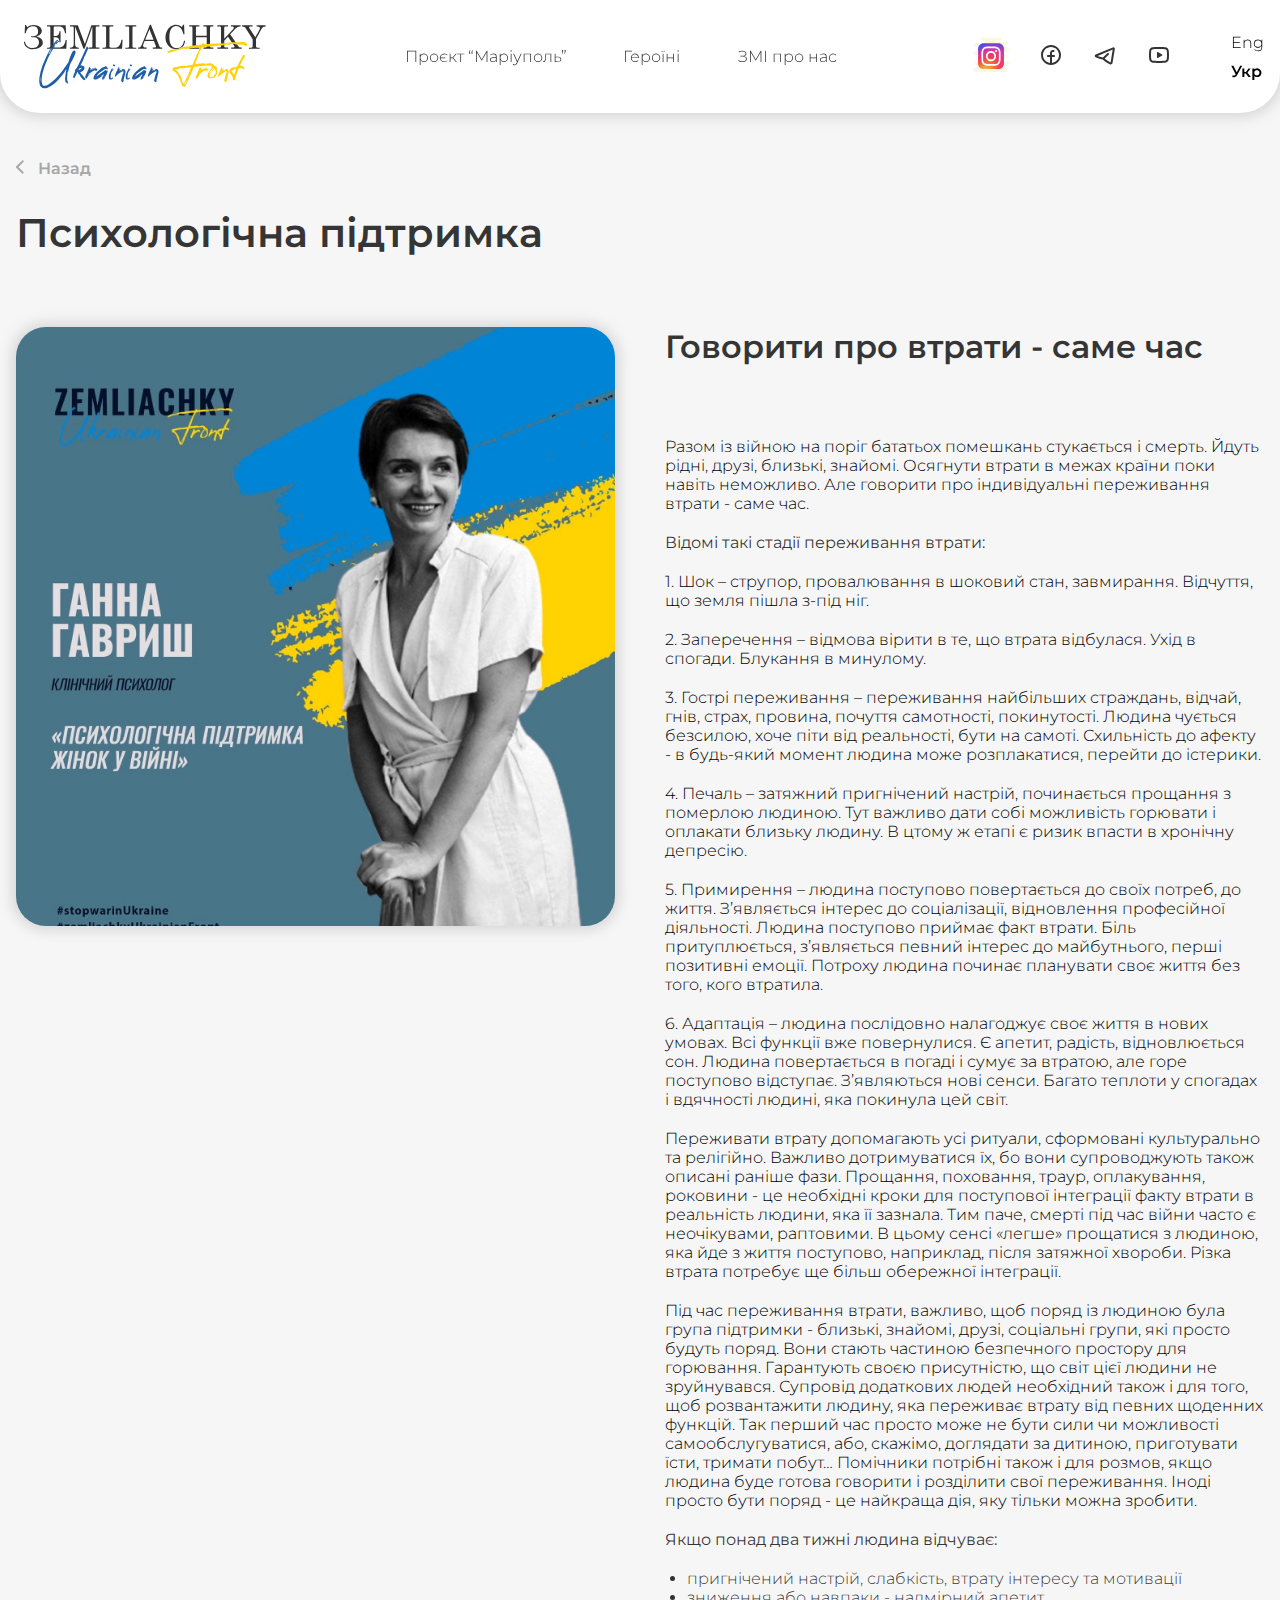
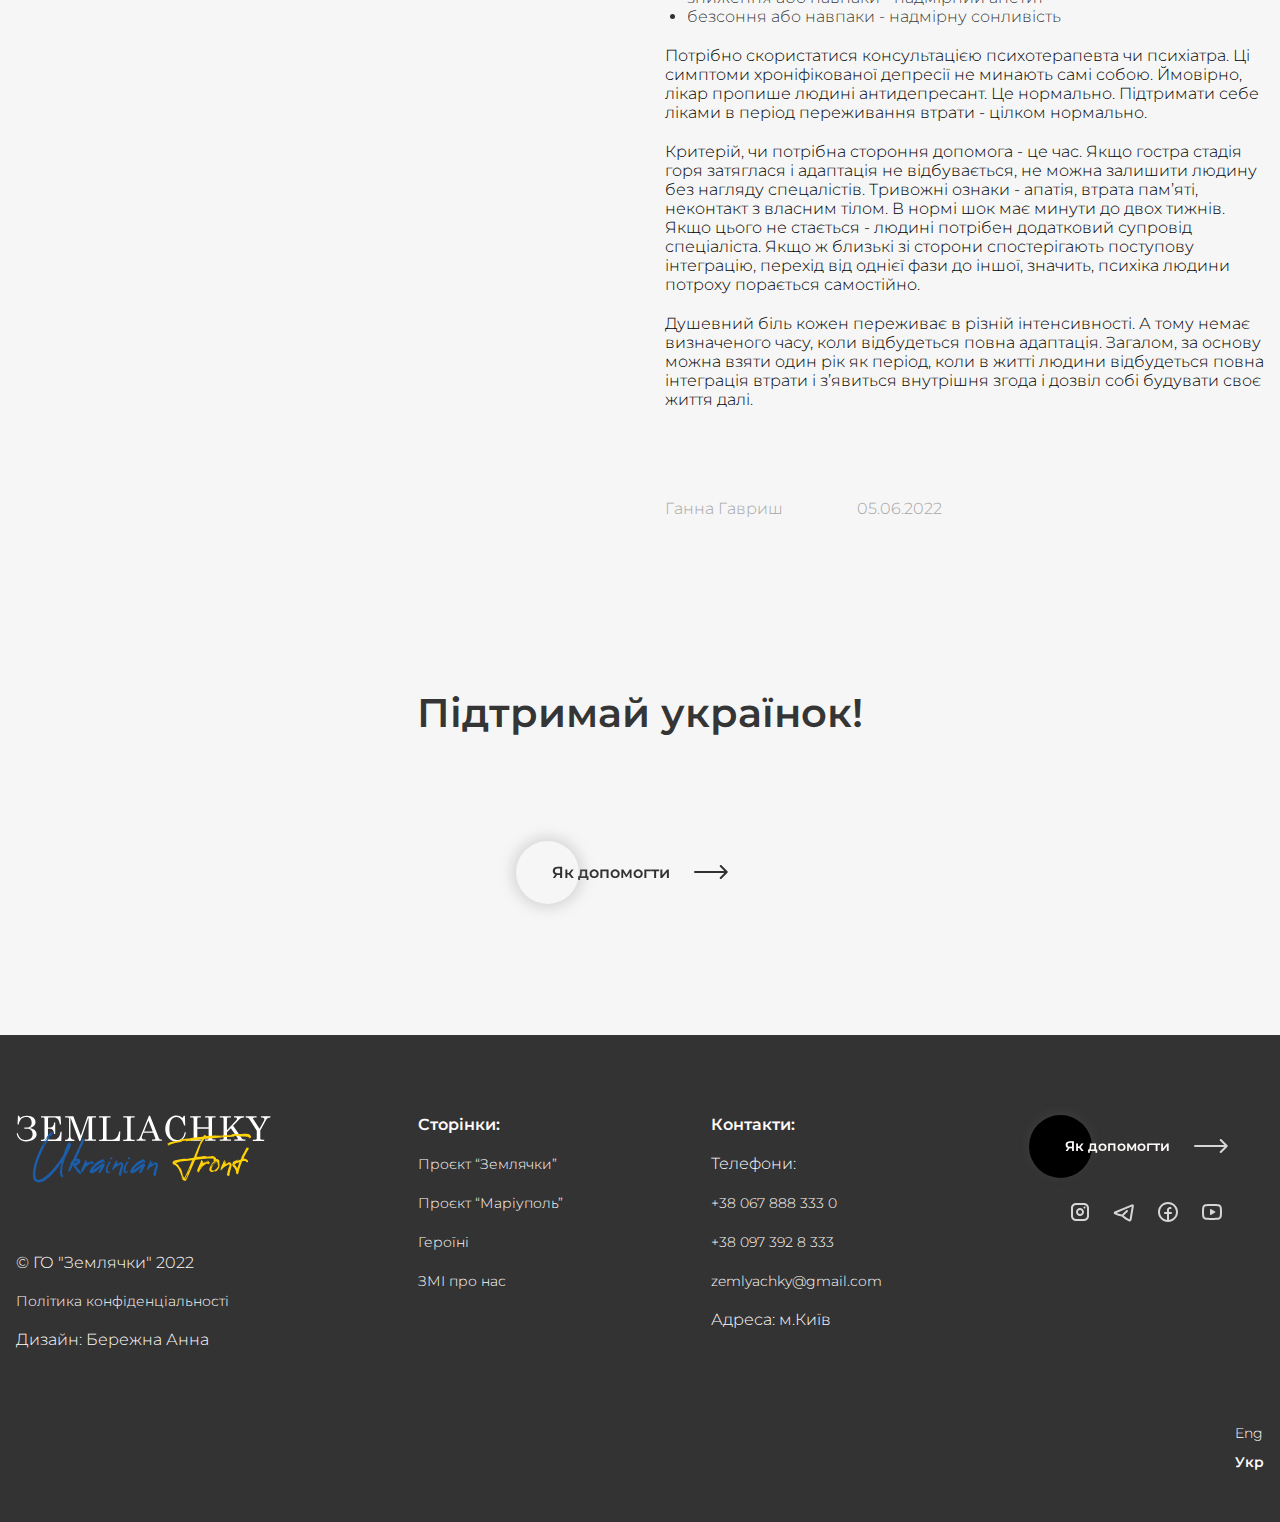
<file: templates/article.html>
<!DOCTYPE html>
<html lang="uk">

<head>
  <meta charset="UTF-8" />
  <meta http-equiv="X-UA-Compatible" content="IE=edge" />
  <meta name="viewport" content="width=device-width, initial-scale=1.0" />
  <title>Article</title>
  <link rel="shortcut icon" href="../images/favicon.ico" type="image/x-icon" />
  <link rel="preconnect" href="https://fonts.googleapis.com" />
  <link rel="preconnect" href="https://fonts.gstatic.com" crossorigin />
  <link href="https://fonts.googleapis.com/css2?family=Montserrat:wght@300;600&display=swap" rel="stylesheet" />
  <link rel="stylesheet" href="../css/reset.css" />
  <link rel="stylesheet" href="../css/slick.css" />
  <link rel="stylesheet" href="../css/style.css" />
</head>

<body>
  <div class="wrapper">
    <header class="header">
      <div class="container">
          <div class="header__inner">
              <div class="header__logo-wrapper">
                  <a class="header__logo" href="../index.html">
                      <img src="../images/logo.svg" alt="Logo">
                  </a>
                  <button class="burger__btn">
                      <svg width="31" height="27" viewBox="0 0 30 27" fill="none"
                          xmlns="http://www.w3.org/2000/svg">
                          <rect width="31" height="3" rx="2" fill="black" />
                          <rect y="10" width="31" height="3" rx="2" fill="black" />
                          <rect y="20" width="31" height="3" rx="2" fill="black" />
                      </svg>
                  </button>
              </div>
              <nav class="menu">
                  <ul class="menu__list">
                      <li class="menu__list-item">
                          <a class="menu__list-link" href="mariupol.html">Проєкт
                              “Маріуполь”</a>
                      </li>
                      <li class="menu__list-item">
                          <a class="menu__list-link" href="#">Героїні</a>
                      </li>
                      <li class="menu__list-item">
                          <a class="menu__list-link" href="#">ЗМІ про нас</a>
                      </li>
                  </ul>
              </nav>
              <div class="social-icons">
                  <ul class="social-icons__list">
                      <li class="social-icons__list-item">
                          <a class="social-icons__list-link"
                              href="https://www.instagram.com/zemliachky.ukrainian_front/">
                              <svg xmlns="http://www.w3.org/2000/svg" viewBox="0 0 64 64" width="36px"
                                  height="36px">
                                  <radialGradient id="TGwjmZMm2W~B4yrgup6jda" cx="32" cy="32.5" r="31.259"
                                      gradientTransform="matrix(1 0 0 -1 0 64)" gradientUnits="userSpaceOnUse">
                                      <stop offset="0" stop-color="#efdcb1" />
                                      <stop offset="0" stop-color="#f2e0bb" />
                                      <stop offset=".011" stop-color="#f2e0bc" />
                                      <stop offset=".362" stop-color="#f9edd2" />
                                      <stop offset=".699" stop-color="#fef4df" />
                                      <stop offset="1" stop-color="#fff7e4" />
                                  </radialGradient>
                                  <path fill="url(#TGwjmZMm2W~B4yrgup6jda)"
                                      d="M58,54c-1.1,0-2-0.9-2-2s0.9-2,2-2h2.5c1.9,0,3.5-1.6,3.5-3.5S62.4,43,60.5,43H50c-1.4,0-2.5-1.1-2.5-2.5	S48.6,38,50,38h8c1.7,0,3-1.3,3-3s-1.3-3-3-3H42v-6h18c2.3,0,4.2-2,4-4.4c-0.2-2.1-2.1-3.6-4.2-3.6H58c-1.1,0-2-0.9-2-2s0.9-2,2-2	h0.4c1.3,0,2.5-0.9,2.6-2.2c0.2-1.5-1-2.8-2.5-2.8h-14C43.7,9,43,8.3,43,7.5S43.7,6,44.5,6h3.9c1.3,0,2.5-0.9,2.6-2.2	C51.1,2.3,50,1,48.5,1H15.6c-1.3,0-2.5,0.9-2.6,2.2C12.9,4.7,14,6,15.5,6H19c1.1,0,2,0.9,2,2s-0.9,2-2,2H6.2c-2.1,0-4,1.5-4.2,3.6	C1.8,16,3.7,18,6,18h2.5c1.9,0,3.5,1.6,3.5,3.5S10.4,25,8.5,25H5.2c-2.1,0-4,1.5-4.2,3.6C0.8,31,2.7,33,5,33h17v11H6	c-1.7,0-3,1.3-3,3s1.3,3,3,3l0,0c1.1,0,2,0.9,2,2s-0.9,2-2,2H4.2c-2.1,0-4,1.5-4.2,3.6C-0.2,60,1.7,62,4,62h53.8	c2.1,0,4-1.5,4.2-3.6C62.2,56,60.3,54,58,54z" />
                                  <radialGradient id="TGwjmZMm2W~B4yrgup6jdb" cx="18.51" cy="66.293" r="69.648"
                                      gradientTransform="matrix(.6435 -.7654 .5056 .4251 -26.92 52.282)"
                                      gradientUnits="userSpaceOnUse">
                                      <stop offset=".073" stop-color="#eacc7b" />
                                      <stop offset=".184" stop-color="#ecaa59" />
                                      <stop offset=".307" stop-color="#ef802e" />
                                      <stop offset=".358" stop-color="#ef6d3a" />
                                      <stop offset=".46" stop-color="#f04b50" />
                                      <stop offset=".516" stop-color="#f03e58" />
                                      <stop offset=".689" stop-color="#db359e" />
                                      <stop offset=".724" stop-color="#ce37a4" />
                                      <stop offset=".789" stop-color="#ac3cb4" />
                                      <stop offset=".877" stop-color="#7544cf" />
                                      <stop offset=".98" stop-color="#2b4ff2" />
                                  </radialGradient>
                                  <path fill="url(#TGwjmZMm2W~B4yrgup6jdb)"
                                      d="M45,57H19c-5.5,0-10-4.5-10-10V21c0-5.5,4.5-10,10-10h26c5.5,0,10,4.5,10,10v26C55,52.5,50.5,57,45,57z" />
                                  <path fill="#fff"
                                      d="M32,20c4.6,0,5.1,0,6.9,0.1c1.7,0.1,2.6,0.4,3.2,0.6c0.8,0.3,1.4,0.7,2,1.3c0.6,0.6,1,1.2,1.3,2 c0.2,0.6,0.5,1.5,0.6,3.2C46,28.9,46,29.4,46,34s0,5.1-0.1,6.9c-0.1,1.7-0.4,2.6-0.6,3.2c-0.3,0.8-0.7,1.4-1.3,2 c-0.6,0.6-1.2,1-2,1.3c-0.6,0.2-1.5,0.5-3.2,0.6C37.1,48,36.6,48,32,48s-5.1,0-6.9-0.1c-1.7-0.1-2.6-0.4-3.2-0.6 c-0.8-0.3-1.4-0.7-2-1.3c-0.6-0.6-1-1.2-1.3-2c-0.2-0.6-0.5-1.5-0.6-3.2C18,39.1,18,38.6,18,34s0-5.1,0.1-6.9 c0.1-1.7,0.4-2.6,0.6-3.2c0.3-0.8,0.7-1.4,1.3-2c0.6-0.6,1.2-1,2-1.3c0.6-0.2,1.5-0.5,3.2-0.6C26.9,20,27.4,20,32,20 M32,17 c-4.6,0-5.2,0-7,0.1c-1.8,0.1-3,0.4-4.1,0.8c-1.1,0.4-2.1,1-3,2s-1.5,1.9-2,3c-0.4,1.1-0.7,2.3-0.8,4.1C15,28.8,15,29.4,15,34 s0,5.2,0.1,7c0.1,1.8,0.4,3,0.8,4.1c0.4,1.1,1,2.1,2,3c0.9,0.9,1.9,1.5,3,2c1.1,0.4,2.3,0.7,4.1,0.8c1.8,0.1,2.4,0.1,7,0.1 s5.2,0,7-0.1c1.8-0.1,3-0.4,4.1-0.8c1.1-0.4,2.1-1,3-2c0.9-0.9,1.5-1.9,2-3c0.4-1.1,0.7-2.3,0.8-4.1c0.1-1.8,0.1-2.4,0.1-7 s0-5.2-0.1-7c-0.1-1.8-0.4-3-0.8-4.1c-0.4-1.1-1-2.1-2-3s-1.9-1.5-3-2c-1.1-0.4-2.3-0.7-4.1-0.8C37.2,17,36.6,17,32,17L32,17z" />
                                  <path fill="#fff"
                                      d="M32,25c-5,0-9,4-9,9s4,9,9,9s9-4,9-9S37,25,32,25z M32,40c-3.3,0-6-2.7-6-6s2.7-6,6-6s6,2.7,6,6S35.3,40,32,40 z" />
                                  <circle cx="41" cy="25" r="2" fill="#fff" />
                              </svg>
                          </a>
                      </li>
                      <li class="social-icons__list-item">
                          <a class="social-icons__list-link" href="#">
                              <svg width="24" height="25" viewBox="0 0 24 25" fill="none"
                                  xmlns="http://www.w3.org/2000/svg">
                                  <g clip-path="url(#clip0_1401_6702)">
                                      <path fill-rule="evenodd" clip-rule="evenodd"
                                          d="M4 12.9551C4 8.5368 7.58172 4.95508 12 4.95508C16.4183 4.95508 20 8.5368 20 12.9551C20 17.0347 16.9463 20.4011 13 20.8932V14.9551H15C15.5523 14.9551 16 14.5074 16 13.9551C16 13.4028 15.5523 12.9551 15 12.9551H13V10.9551C13 10.4028 13.4477 9.95508 14 9.95508H14.5C15.0523 9.95508 15.5 9.50736 15.5 8.95508C15.5 8.4028 15.0523 7.95508 14.5 7.95508H14C12.3431 7.95508 11 9.29823 11 10.9551V12.9551H9C8.44772 12.9551 8 13.4028 8 13.9551C8 14.5074 8.44772 14.9551 9 14.9551H11V20.8932C7.05369 20.4011 4 17.0347 4 12.9551ZM12 22.9551C17.5228 22.9551 22 18.4779 22 12.9551C22 7.43223 17.5228 2.95508 12 2.95508C6.47715 2.95508 2 7.43223 2 12.9551C2 18.4779 6.47715 22.9551 12 22.9551Z"
                                          fill="black" fill-opacity="0.8" />
                                  </g>
                                  <defs>
                                      <clipPath id="clip0_1401_6702">
                                          <rect width="24" height="24" fill="white"
                                              transform="translate(0 0.955078)" />
                                      </clipPath>
                                  </defs>
                              </svg>
                          </a>
                      </li>
                      <li class="social-icons__list-item">
                          <a class="social-icons__list-link" href="#">
                              <svg width="24" height="25" viewBox="0 0 24 25" fill="none"
                                  xmlns="http://www.w3.org/2000/svg">
                                  <path fill-rule="evenodd" clip-rule="evenodd"
                                      d="M21.8394 7.01147C22.0315 5.84678 20.8652 4.92685 19.7773 5.38492L2.67703 12.5851C1.48461 13.0871 1.42351 14.8109 2.67788 15.3309C3.60596 15.7156 5.02633 16.2797 6.45085 16.7494C7.61932 17.1346 8.8931 17.4922 9.91353 17.5934C10.1929 17.9276 10.5445 18.2486 10.9017 18.5423C11.4487 18.9922 12.1074 19.4563 12.7873 19.9006C14.1489 20.7903 15.6597 21.6416 16.678 22.1947C17.8949 22.8557 19.3517 22.0946 19.5705 20.7682L21.8394 7.01147ZM4.59485 13.9476L19.7186 7.57967L17.6009 20.42C16.6024 19.877 15.163 19.0638 13.8813 18.2264C13.2329 17.8026 12.6407 17.383 12.172 16.9976C12.0051 16.8603 11.8638 16.7353 11.7461 16.6234L15.7072 12.6622C16.0977 12.2717 16.0977 11.6385 15.7072 11.248C15.3167 10.8574 14.6835 10.8574 14.293 11.248L9.95476 15.5862C9.22132 15.4924 8.19888 15.2198 7.07709 14.85C6.21377 14.5653 5.34574 14.242 4.59485 13.9476Z"
                                      fill="black" fill-opacity="0.8" />
                              </svg>
                          </a>
                      </li>
                      <li class="social-icons__list-item">
                          <a class="social-icons__list-link" href="#">
                              <svg width="24" height="25" viewBox="0 0 24 25" fill="none"
                                  xmlns="http://www.w3.org/2000/svg">
                                  <g clip-path="url(#clip0_1401_6713)">
                                      <path
                                          d="M12 4.95508C12.8554 4.95508 13.7316 4.9775 14.5817 5.01285L15.5861 5.06086L16.5475 5.11765L17.4476 5.17956L18.2685 5.24295C20.1065 5.3921 21.5836 6.8145 21.7633 8.66617L21.8031 9.09071L21.8781 10.0007C21.9482 10.9439 22 11.9724 22 12.9551C22 13.9377 21.9482 14.9663 21.8781 15.9095L21.8031 16.8194C21.79 16.9647 21.7767 17.1065 21.7633 17.244C21.5836 19.0957 20.1065 20.5181 18.2685 20.6672L17.4476 20.7306L16.5475 20.7925L15.5861 20.8493L14.5817 20.8973C13.7316 20.9327 12.8554 20.9551 12 20.9551C11.1446 20.9551 10.2684 20.9327 9.41834 20.8973L8.41386 20.8493L7.45253 20.7925L6.5524 20.7306L5.7315 20.6672C3.89351 20.5181 2.4164 19.0957 2.23668 17.244L2.19692 16.8194L2.12192 15.9095C2.0518 14.9663 2 13.9377 2 12.9551C2 11.9724 2.0518 10.9439 2.12192 10.0007L2.19692 9.09071C2.21003 8.94541 2.22333 8.80369 2.23668 8.66617C2.4164 6.8145 3.89351 5.3921 5.7315 5.24295L6.5524 5.17956L7.45253 5.11765L8.41385 5.06086L9.41834 5.01285C10.2684 4.9775 11.1446 4.95508 12 4.95508ZM12 6.95508C11.1746 6.95508 10.3259 6.9768 9.49966 7.01119L8.52183 7.05795L7.5831 7.11339L6.70106 7.17403L5.89327 7.23639C5.00396 7.30856 4.31194 7.98757 4.22732 8.85938C4.11002 10.068 4 11.5732 4 12.9551C4 14.337 4.11002 15.8422 4.22732 17.0508C4.31194 17.9226 5.00396 18.6016 5.89327 18.6738L6.70106 18.7361L7.5831 18.7968L8.52183 18.8522L9.49966 18.899C10.3259 18.9334 11.1746 18.9551 12 18.9551C12.8253 18.9551 13.6741 18.9334 14.5003 18.899L15.4782 18.8522L16.4169 18.7968L17.2989 18.7361L18.1067 18.6738C18.996 18.6016 19.6881 17.9226 19.7727 17.0508C19.89 15.8422 20 14.337 20 12.9551C20 11.5732 19.89 10.068 19.7727 8.85938C19.6881 7.98757 18.996 7.30856 18.1067 7.23639L17.2989 7.17403L16.4169 7.11339L15.4782 7.05795L14.5003 7.01119C13.6741 6.9768 12.8253 6.95508 12 6.95508ZM10 10.5302C10 10.0991 10.4356 9.81891 10.8188 9.97123L10.9 10.0106L15.1 12.4355C15.4692 12.6486 15.4976 13.157 15.1852 13.4156L15.1 13.4747L10.9 15.8996C10.5267 16.1151 10.0662 15.878 10.0065 15.4699L10 15.38V10.5302Z"
                                          fill="black" fill-opacity="0.8" />
                                  </g>
                                  <defs>
                                      <clipPath id="clip0_1401_6713">
                                          <rect width="24" height="24" fill="white"
                                              transform="translate(0 0.955078)" />
                                      </clipPath>
                                  </defs>
                              </svg>
                          </a>
                      </li>
                  </ul>
              </div>
              <div class="language">
                  <ul class="language__list">
                      <li class="language__list-item">
                          <a class="language__list-link" href="#">Eng</a>
                      </li>
                      <li class="language__list-item">
                          <a class="language__list-link--active" href="#">Укр</a>
                      </li>
                  </ul>
              </div>
              <!-- <div class="language">
                  <ul class="select-language__list">
                      <li class="select-language__list-item">Eng</li>
                  </ul>
                  <button class="select-language">
                      Укр
                  </button>
              </div> -->
          </div>
      </div>
  </header>
    <main class="main">
      <section class="article">
        <div class="container">
          <div class="article__wrapper">
            <a class="back__btn" href="#">
              <span>
                <svg width="8" height="14" viewBox="0 0 8 14" fill="none" xmlns="http://www.w3.org/2000/svg">
                  <path fill-rule="evenodd" clip-rule="evenodd"
                    d="M0.29289 7.7071C-0.09763 7.3166 -0.09763 6.6834 0.29289 6.2929L5.94977 0.636037C6.34027 0.245507 6.97347 0.245507 7.36397 0.636037C7.75447 1.02656 7.75447 1.65973 7.36397 2.05025L2.41417 7L7.36397 11.9497C7.75447 12.3403 7.75447 12.9734 7.36397 13.364C6.97347 13.7545 6.34027 13.7545 5.94977 13.364L0.29289 7.7071Z"
                    fill="#A6A6A6"></path>
                </svg>
              </span>
              Назад</a>
            <h2 class="article__title">Психологічна підтримка</h2>
            <div class="article__content">
              <div class="article__content-left">
                <div class="article__content-img"></div>
              </div>
              <div class="article__content-right">
                <h3 class="article__content-title">
                  Говорити про втрати - саме час
                </h3>
                <p>
                  Разом із війною на поріг бататьох помешкань стукається і
                  смерть. Йдуть рідні, друзі, близькі, знайомі. Осягнути
                  втрати в межах країни поки навіть неможливо. Але говорити
                  про індивідуальні переживання втрати - саме час.
                </p>
                <b>Відомі такі стадії переживання втрати: </b>
                <p>
                  1. Шок – струпор, провалювання в шоковий стан, завмирання.
                  Відчуття, що земля пішла з-під ніг.
                </p>
                <p>
                  2. Заперечення – відмова вірити в те, що втрата відбулася.
                  Ухід в спогади. Блукання в минулому.
                </p>
                <p>
                  3. Гострі переживання – переживання найбільших страждань,
                  відчай, гнів, страх, провина, почуття самотності,
                  покинутості. Людина чується безсилою, хоче піти від
                  реальності, бути на самоті. Схильність до афекту - в
                  будь-який момент людина може розплакатися, перейти до
                  істерики.
                </p>
                <p>
                  4. Печаль – затяжний пригнічений настрій, починається
                  прощання з померлою людиною. Тут важливо дати собі
                  можливість горювати і оплакати близьку людину. В цтому ж
                  етапі є ризик впасти в хронічну депресію.
                </p>
                <p>
                  5. Примирення – людина поступово повертається до своїх
                  потреб, до життя. З’являється інтерес до соціалізації,
                  відновлення професійної діяльності. Людина поступово приймає
                  факт втрати. Біль притуплюється, з’являється певний інтерес
                  до майбутнього, перші позитивні емоції. Потроху людина
                  починає планувати своє життя без того, кого втратила.
                </p>
                <p>
                  6. Адаптація – людина послідовно налагоджує своє життя в
                  нових умовах. Всі функції вже повернулися. Є апетит,
                  радість, відновлюється сон. Людина повертається в погаді і
                  сумує за втратою, але горе поступово відступає. З’являються
                  нові сенси. Багато теплоти у спогадах і вдячності людині,
                  яка покинула цей світ.
                </p>
                <p>
                  Переживати втрату допомагають усі ритуали, сформовані
                  культурально та релігійно. Важливо дотримуватися їх, бо вони
                  супроводжують також описані раніше фази. Прощання,
                  поховання, траур, оплакування, роковини - це необхідні кроки
                  для поступової інтеграції факту втрати в реальність людини,
                  яка її зазнала. Тим паче, смерті під час війни часто є
                  неочікувами, раптовими. В цьому сенсі «легше» прощатися з
                  людиною, яка йде з життя поступово, наприклад, після
                  затяжної хвороби. Різка втрата потребує ще більш обережної
                  інтеграції.
                </p>
                <p>
                  Під час переживання втрати, важливо, щоб поряд із людиною
                  була група підтримки - близькі, знайомі, друзі, соціальні
                  групи, які просто будуть поряд. Вони стають частиною
                  безпечного простору для горювання. Гарантують своєю
                  присутністю, що світ цієї людини не зруйнувався. Супровід
                  додаткових людей необхідний також і для того, щоб
                  розвантажити людину, яка переживає втрату від певних
                  щоденних функцій. Так перший час просто може не бути сили чи
                  можливості самообслугуватися, або, скажімо, доглядати за
                  дитиною, приготувати їсти, тримати побут… Помічники потрібні
                  також і для розмов, якщо людина буде готова говорити і
                  розділити свої переживання. Іноді просто бути поряд - це
                  найкраща дія, яку тільки можна зробити.
                </p>
                <b> Якщо понад два тижні людина відчуває: </b>
                <ul>
                  <li>
                    пригнічений настрій, слабкість, втрату інтересу та
                    мотивації
                  </li>
                  <li>зниження або навпаки - надмірний апетит</li>
                  <li>безсоння або навпаки - надмірну сонливість</li>
                </ul>
                <p>
                  Потрібно скористатися консультацією психотерапевта чи
                  психіатра. Ці симптоми хроніфікованої депресії не минають
                  самі собою. Ймовірно, лікар пропише людині антидепресант. Це
                  нормально. Підтримати себе ліками в період переживання
                  втрати - цілком нормально.
                </p>
                <p>
                  Критерій, чи потрібна стороння допомога - це час. Якщо
                  гостра стадія горя затяглася і адаптація не відбувається, не
                  можна залишити людину без нагляду спецалістів. Тривожні
                  ознаки - апатія, втрата пам’яті, неконтакт з власним тілом.
                  В нормі шок має минути до двох тижнів. Якщо цього не
                  стається - людині потрібен додатковий супровід спеціаліста.
                  Якщо ж близькі зі сторони спостерігають поступову
                  інтеграцію, перехід від однієї фази до іншої, значить,
                  психіка людини потроху порається самостійно.
                </p>
                <p>
                  Душевний біль кожен переживає в різній інтенсивності. А тому
                  немає визначеного часу, коли відбудеться повна адаптація.
                  Загалом, за основу можна взяти один рік як період, коли в
                  житті людини відбудеться повна інтеграція втрати і з’явиться
                  внутрішня згода і дозвіл собі будувати своє життя далі.
                </p>
                <div class="author">
                  <address>Ганна Гавриш</address>
                  <address>05.06.2022</address>
                </div>
              </div>
            </div>
          </div>
        </div>
      </section>
      <section class="support-women">
        <div class="container">
          <div class="support-women__inner">
            <h2 class="support-women__title">Підтримай українок!</h2>
            <div class="support-women__btn-wrapper">
              <a class="support-women__btn" href="templates/payment.html">Як допомогти
                <span>
                  <svg width="34" height="14" viewBox="0 0 34 14" fill="none" xmlns="http://www.w3.org/2000/svg">
                    <path d="M1 7L32.75 7M32.75 7L26.75 1M32.75 7L26.75 13" stroke="black" stroke-opacity="0.8"
                      stroke-width="2" stroke-linecap="round" stroke-linejoin="round" />
                  </svg>
                </span>
              </a>
            </div>
          </div>
        </div>
      </section>
    </main>
    <footer class="footer">
      <div class="container">
          <div class="footer__inner">
              <div class="footer__info">
                  <a class="footer__logo" href="../index.html">
                      <img src="../images/footer-logo.svg" alt="Logo">
                  </a>
                  <div class="footer__copyright-wrapper">
                      <p class="footer__copyright">© ГО "Землячки" 2022</p>
                      <a class="footer__privacy-policy" href="privacy-policy.html">Політика
                          конфіденціальності</a>
                      <p class="footer__copyright-author">Дизайн: Бережна Анна</p>
                  </div>
              </div>
              <div class="footer__nav">
                  <h6 class="footer__nav-title">Сторінки:</h6>
                  <nav class="footer__nav">
                      <ul class="footer__nav-list">
                          <li class="footer__nav-list-item">
                              <a class="footer__nav-list-link" href="../index.html">Проєкт “Землячки”</a>
                          </li>
                          <li class="footer__nav-list-item">
                              <a class="footer__nav-list-link" href="mariupol.html">Проєкт
                                  “Маріуполь”</a>
                          </li>
                          <li class="footer__nav-list-item">
                              <a class="footer__nav-list-link" href="#">Героїні</a>
                          </li>
                          <li class="footer__nav-list-item">
                              <a class="footer__nav-list-link" href="#">ЗМІ про нас</a>
                          </li>
                      </ul>
                  </nav>
              </div>
              <div class="footer__contacts">
                  <h6 class="footer__contacts-title">Контакти:</h6>
                  <ul class="footer__contacts-list">
                      <li class="footer__contacts-list-item">
                          Телефони:
                      </li>
                      <li class="footer__contacts-list-item">
                          <a href="tel:+380678883330" class="footer__contacts-list-link">
                              +38 067 888 333 0
                          </a>
                      </li>
                      <li class="footer__contacts-list-item">
                          <a href="tel:+380973928333" class="footer__contacts-list-link">
                              +38 097 392 8 333
                          </a>
                      </li>
                      <li class="footer__contacts-list-item">
                          <a href="mailto:zemlyachky@gmail.com" class="footer__contacts-list-link">
                              zemlyachky@gmail.com
                          </a>
                      </li>
                      <li class="footer__contacts-list-item">Адреса: м.Київ</li>
                  </ul>
              </div>
              <div class="footer__social">
                  <a class="footer__help-btn" href="payment-for-zemliachky.html">Як допомогти
                      <span>
                          <svg width="34" height="14" viewBox="0 0 34 14" fill="none"
                              xmlns="http://www.w3.org/2000/svg">
                              <path d="M1 7L32.75 7M32.75 7L26.75 1M32.75 7L26.75 13" stroke="white"
                                  stroke-opacity="0.8" stroke-width="2" stroke-linecap="round"
                                  stroke-linejoin="round" />
                          </svg>
                      </span>
                  </a>
                  <ul class="footer__social-icons">
                      <li class="social-icon">
                          <a class="social-icon__link"
                              href="https://www.instagram.com/zemliachky.ukrainian_front/">
                              <svg width="24" height="25" viewBox="0 0 24 25" fill="none"
                                  xmlns="http://www.w3.org/2000/svg">
                                  <g clip-path="url(#clip0_1401_6696)">
                                      <path fill-rule="evenodd" clip-rule="evenodd"
                                          d="M16 3.95508C18.7614 3.95508 21 6.19366 21 8.95508V16.9551C21 19.7165 18.7614 21.9551 16 21.9551H8C5.23858 21.9551 3 19.7165 3 16.9551V8.95508C3 6.19366 5.23858 3.95508 8 3.95508H16ZM16 5.95508H8C6.34315 5.95508 5 7.29823 5 8.95508V16.9551C5 18.612 6.34315 19.9551 8 19.9551H16C17.6569 19.9551 19 18.612 19 16.9551V8.95508C19 7.29823 17.6569 5.95508 16 5.95508ZM12 8.95508C14.2091 8.95508 16 10.7459 16 12.9551C16 15.1642 14.2091 16.9551 12 16.9551C9.79086 16.9551 8 15.1642 8 12.9551C8 10.7459 9.79086 8.95508 12 8.95508ZM12 10.9551C10.8954 10.9551 10 11.8505 10 12.9551C10 14.0597 10.8954 14.9551 12 14.9551C13.1046 14.9551 14 14.0597 14 12.9551C14 11.8505 13.1046 10.9551 12 10.9551ZM16.5 7.45508C17.0523 7.45508 17.5 7.9028 17.5 8.45508C17.5 9.00736 17.0523 9.45508 16.5 9.45508C15.9477 9.45508 15.5 9.00736 15.5 8.45508C15.5 7.9028 15.9477 7.45508 16.5 7.45508Z"
                                          fill="white" fill-opacity="0.8" />
                                  </g>
                                  <defs>
                                      <clipPath id="clip0_1401_6696">
                                          <rect width="24" height="24" fill="white"
                                              transform="translate(0 0.955078)" />
                                      </clipPath>
                                  </defs>
                              </svg>
                          </a>
                      </li>
                      <li class="social-icon">
                          <a class="social-icon__link" href="#">
                              <svg width="24" height="25" viewBox="0 0 24 25" fill="none"
                                  xmlns="http://www.w3.org/2000/svg">
                                  <path fill-rule="evenodd" clip-rule="evenodd"
                                      d="M21.8394 7.01147C22.0315 5.84678 20.8652 4.92685 19.7773 5.38492L2.67703 12.5851C1.48461 13.0871 1.42351 14.8109 2.67788 15.3309C3.60596 15.7156 5.02633 16.2797 6.45085 16.7494C7.61932 17.1346 8.8931 17.4922 9.91353 17.5934C10.1929 17.9276 10.5445 18.2486 10.9017 18.5423C11.4487 18.9922 12.1074 19.4563 12.7873 19.9006C14.1489 20.7903 15.6597 21.6416 16.678 22.1947C17.8949 22.8557 19.3517 22.0946 19.5705 20.7682L21.8394 7.01147ZM4.59485 13.9476L19.7186 7.57967L17.6009 20.42C16.6024 19.877 15.163 19.0638 13.8813 18.2264C13.2329 17.8026 12.6407 17.383 12.172 16.9976C12.0051 16.8603 11.8638 16.7353 11.7461 16.6234L15.7072 12.6622C16.0977 12.2717 16.0977 11.6385 15.7072 11.248C15.3167 10.8574 14.6835 10.8574 14.293 11.248L9.95476 15.5862C9.22132 15.4924 8.19888 15.2198 7.07709 14.85C6.21377 14.5653 5.34574 14.242 4.59485 13.9476Z"
                                      fill="white" fill-opacity="0.8" />
                              </svg>
                          </a>
                      </li>
                      <li class="social-icon">
                          <a class="social-icon__link" href="#">
                              <svg width="24" height="25" viewBox="0 0 24 25" fill="none"
                                  xmlns="http://www.w3.org/2000/svg">
                                  <g clip-path="url(#clip0_1401_6702)">
                                      <path fill-rule="evenodd" clip-rule="evenodd"
                                          d="M4 12.9551C4 8.5368 7.58172 4.95508 12 4.95508C16.4183 4.95508 20 8.5368 20 12.9551C20 17.0347 16.9463 20.4011 13 20.8932V14.9551H15C15.5523 14.9551 16 14.5074 16 13.9551C16 13.4028 15.5523 12.9551 15 12.9551H13V10.9551C13 10.4028 13.4477 9.95508 14 9.95508H14.5C15.0523 9.95508 15.5 9.50736 15.5 8.95508C15.5 8.4028 15.0523 7.95508 14.5 7.95508H14C12.3431 7.95508 11 9.29823 11 10.9551V12.9551H9C8.44772 12.9551 8 13.4028 8 13.9551C8 14.5074 8.44772 14.9551 9 14.9551H11V20.8932C7.05369 20.4011 4 17.0347 4 12.9551ZM12 22.9551C17.5228 22.9551 22 18.4779 22 12.9551C22 7.43223 17.5228 2.95508 12 2.95508C6.47715 2.95508 2 7.43223 2 12.9551C2 18.4779 6.47715 22.9551 12 22.9551Z"
                                          fill="white" fill-opacity="0.8" />
                                  </g>
                                  <defs>
                                      <clipPath id="clip0_1401_6702">
                                          <rect width="24" height="24" fill="white"
                                              transform="translate(0 0.955078)" />
                                      </clipPath>
                                  </defs>
                              </svg>
                          </a>
                      </li>
                      <li class="social-icon">
                          <a class="social-icon__link" href="#">
                              <svg width="24" height="25" viewBox="0 0 24 25" fill="none"
                                  xmlns="http://www.w3.org/2000/svg">
                                  <g clip-path="url(#clip0_1401_6713)">
                                      <path
                                          d="M12 4.95508C12.8554 4.95508 13.7316 4.9775 14.5817 5.01285L15.5861 5.06086L16.5475 5.11765L17.4476 5.17956L18.2685 5.24295C20.1065 5.3921 21.5836 6.8145 21.7633 8.66617L21.8031 9.09071L21.8781 10.0007C21.9482 10.9439 22 11.9724 22 12.9551C22 13.9377 21.9482 14.9663 21.8781 15.9095L21.8031 16.8194C21.79 16.9647 21.7767 17.1065 21.7633 17.244C21.5836 19.0957 20.1065 20.5181 18.2685 20.6672L17.4476 20.7306L16.5475 20.7925L15.5861 20.8493L14.5817 20.8973C13.7316 20.9327 12.8554 20.9551 12 20.9551C11.1446 20.9551 10.2684 20.9327 9.41834 20.8973L8.41386 20.8493L7.45253 20.7925L6.5524 20.7306L5.7315 20.6672C3.89351 20.5181 2.4164 19.0957 2.23668 17.244L2.19692 16.8194L2.12192 15.9095C2.0518 14.9663 2 13.9377 2 12.9551C2 11.9724 2.0518 10.9439 2.12192 10.0007L2.19692 9.09071C2.21003 8.94541 2.22333 8.80369 2.23668 8.66617C2.4164 6.8145 3.89351 5.3921 5.7315 5.24295L6.5524 5.17956L7.45253 5.11765L8.41385 5.06086L9.41834 5.01285C10.2684 4.9775 11.1446 4.95508 12 4.95508ZM12 6.95508C11.1746 6.95508 10.3259 6.9768 9.49966 7.01119L8.52183 7.05795L7.5831 7.11339L6.70106 7.17403L5.89327 7.23639C5.00396 7.30856 4.31194 7.98757 4.22732 8.85938C4.11002 10.068 4 11.5732 4 12.9551C4 14.337 4.11002 15.8422 4.22732 17.0508C4.31194 17.9226 5.00396 18.6016 5.89327 18.6738L6.70106 18.7361L7.5831 18.7968L8.52183 18.8522L9.49966 18.899C10.3259 18.9334 11.1746 18.9551 12 18.9551C12.8253 18.9551 13.6741 18.9334 14.5003 18.899L15.4782 18.8522L16.4169 18.7968L17.2989 18.7361L18.1067 18.6738C18.996 18.6016 19.6881 17.9226 19.7727 17.0508C19.89 15.8422 20 14.337 20 12.9551C20 11.5732 19.89 10.068 19.7727 8.85938C19.6881 7.98757 18.996 7.30856 18.1067 7.23639L17.2989 7.17403L16.4169 7.11339L15.4782 7.05795L14.5003 7.01119C13.6741 6.9768 12.8253 6.95508 12 6.95508ZM10 10.5302C10 10.0991 10.4356 9.81891 10.8188 9.97123L10.9 10.0106L15.1 12.4355C15.4692 12.6486 15.4976 13.157 15.1852 13.4156L15.1 13.4747L10.9 15.8996C10.5267 16.1151 10.0662 15.878 10.0065 15.4699L10 15.38V10.5302Z"
                                          fill="white" fill-opacity="0.8" />
                                  </g>
                                  <defs>
                                      <clipPath id="clip0_1401_6713">
                                          <rect width="24" height="24" fill="white"
                                              transform="translate(0 0.955078)" />
                                      </clipPath>
                                  </defs>
                              </svg>
                          </a>
                      </li>
                  </ul>
              </div>
          </div>
          <div class="footer__bottom">
              <div class="scroll-top__btn">
                  <svg width="35" height="14" viewBox="0 0 35 14" fill="none" xmlns="http://www.w3.org/2000/svg">
                      <path d="M1.75 7L33.5 7M33.5 7L27.5 1M33.5 7L27.5 13" stroke="black" stroke-opacity="0.8"
                          stroke-width="2" stroke-linecap="round" stroke-linejoin="round" />
                  </svg>
              </div>
              <div class="language">
                  <ul class="language__list">
                      <li class="language__list-item">
                          <a class="language__list-link" href="#">Eng</a>
                      </li>
                      <li class="language__list-item">
                          <a class="language__list-link--active" href="#">Укр</a>
                      </li>
                  </ul>
              </div>
          </div>
      </div>
  </footer>
  </div>


  <script src="https://ajax.googleapis.com/ajax/libs/jquery/3.6.4/jquery.min.js"></script>
  <script src="../js/slick.min.js"></script>
  <script src="../js/main.js"></script>
</body>

</html>
</file>
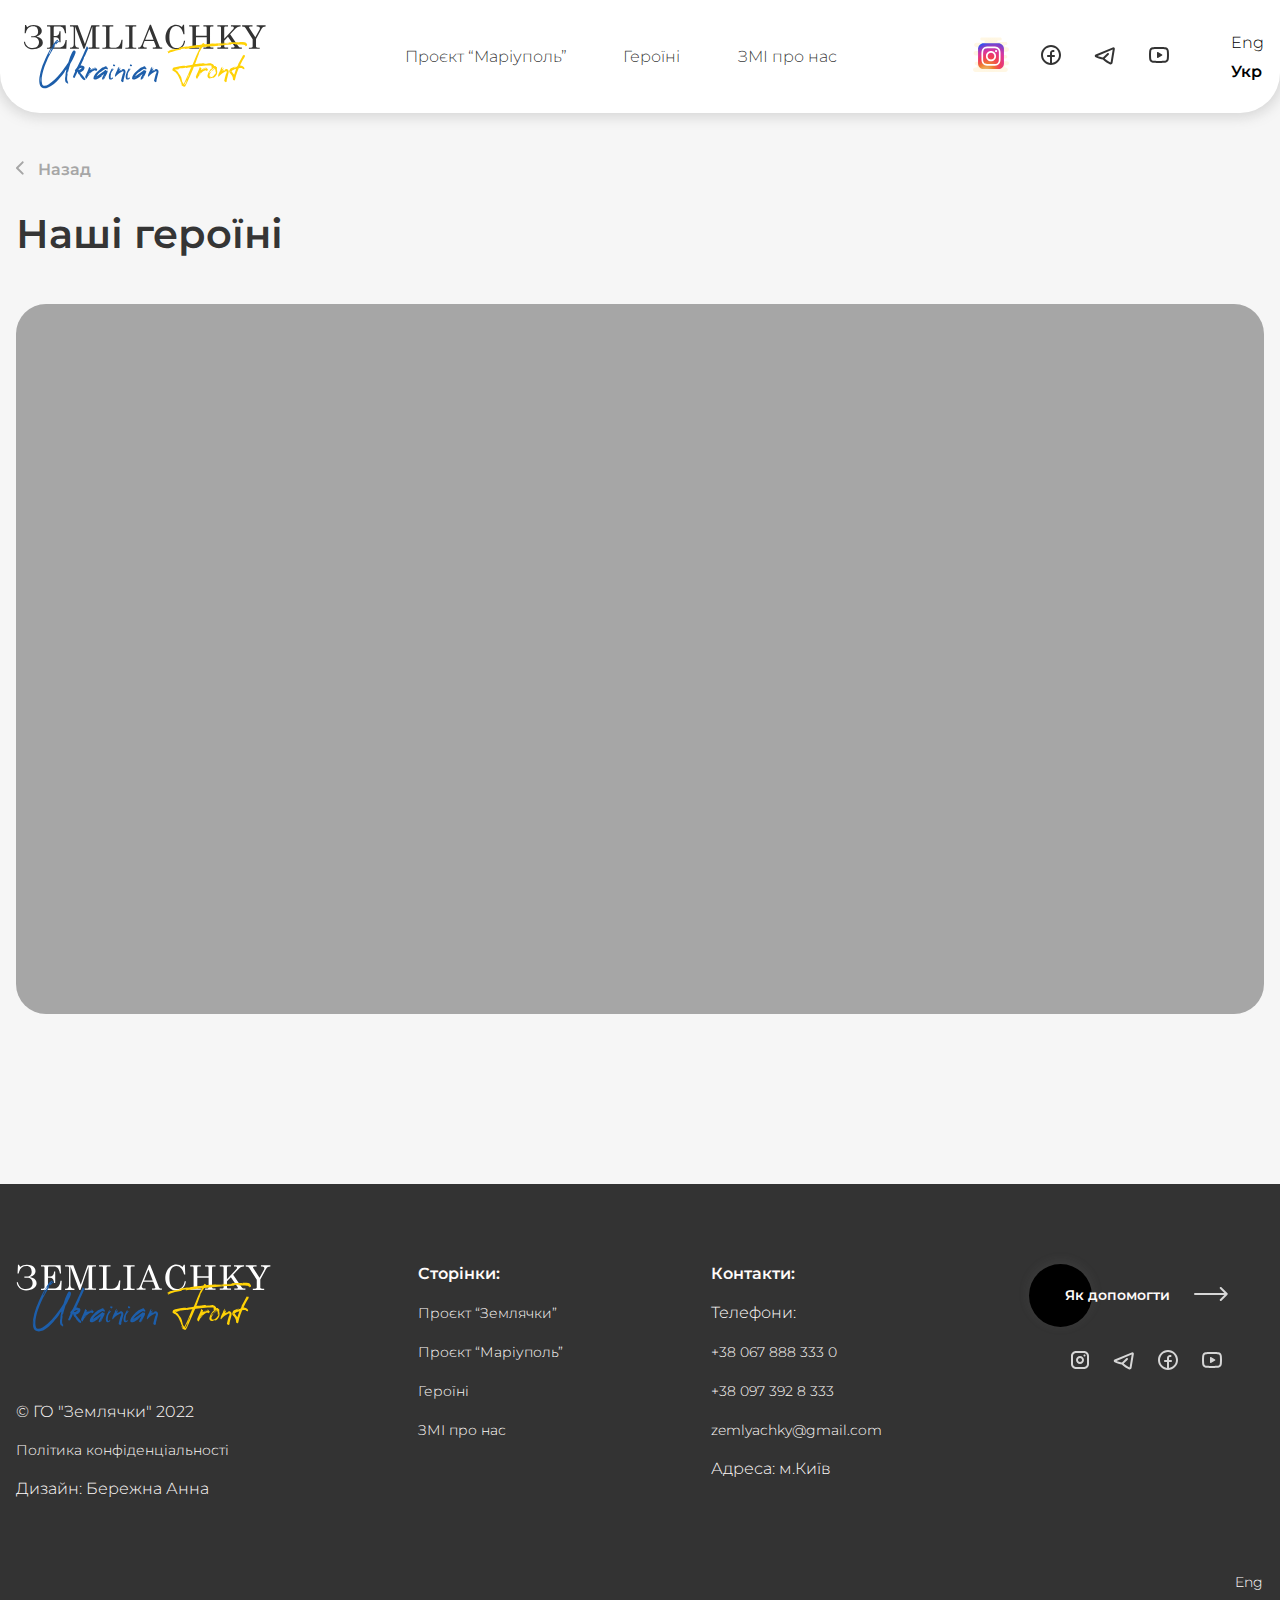
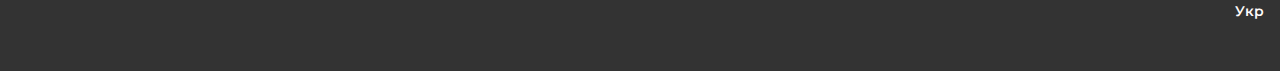
<file: templates/articles-about-heros.html>
<!DOCTYPE html>
<html lang="uk">

<head>
  <meta charset="UTF-8" />
  <meta name="viewport" content="width=device-width, initial-scale=1.0" />
  <title>Articles about heros</title>
  <link rel="shortcut icon" href="../images/favicon.ico" type="image/x-icon" />
  <link rel="preconnect" href="https://fonts.googleapis.com" />
  <link rel="preconnect" href="https://fonts.gstatic.com" crossorigin />
  <link href="https://fonts.googleapis.com/css2?family=Montserrat:wght@300;600&display=swap" rel="stylesheet" />
  <link rel="stylesheet" href="../css/reset.css" />
  <link rel="stylesheet" href="../css/slick.css" />
  <link rel="stylesheet" href="../css/style.css" />
</head>

<body>
  <div class="wrapper">
    <header class="header">
      <div class="container">
          <div class="header__inner">
              <div class="header__logo-wrapper">
                  <a class="header__logo" href="../index.html">
                      <img src="../images/logo.svg" alt="Logo">
                  </a>
                  <button class="burger__btn">
                      <svg width="31" height="27" viewBox="0 0 30 27" fill="none"
                          xmlns="http://www.w3.org/2000/svg">
                          <rect width="31" height="3" rx="2" fill="black" />
                          <rect y="10" width="31" height="3" rx="2" fill="black" />
                          <rect y="20" width="31" height="3" rx="2" fill="black" />
                      </svg>
                  </button>
              </div>
              <nav class="menu">
                  <ul class="menu__list">
                      <li class="menu__list-item">
                          <a class="menu__list-link" href="mariupol.html">Проєкт
                              “Маріуполь”</a>
                      </li>
                      <li class="menu__list-item">
                          <a class="menu__list-link" href="#">Героїні</a>
                      </li>
                      <li class="menu__list-item">
                          <a class="menu__list-link" href="#">ЗМІ про нас</a>
                      </li>
                  </ul>
              </nav>
              <div class="social-icons">
                  <ul class="social-icons__list">
                      <li class="social-icons__list-item">
                          <a class="social-icons__list-link"
                              href="https://www.instagram.com/zemliachky.ukrainian_front/">
                              <svg xmlns="http://www.w3.org/2000/svg" viewBox="0 0 64 64" width="36px"
                                  height="36px">
                                  <radialGradient id="TGwjmZMm2W~B4yrgup6jda" cx="32" cy="32.5" r="31.259"
                                      gradientTransform="matrix(1 0 0 -1 0 64)" gradientUnits="userSpaceOnUse">
                                      <stop offset="0" stop-color="#efdcb1" />
                                      <stop offset="0" stop-color="#f2e0bb" />
                                      <stop offset=".011" stop-color="#f2e0bc" />
                                      <stop offset=".362" stop-color="#f9edd2" />
                                      <stop offset=".699" stop-color="#fef4df" />
                                      <stop offset="1" stop-color="#fff7e4" />
                                  </radialGradient>
                                  <path fill="url(#TGwjmZMm2W~B4yrgup6jda)"
                                      d="M58,54c-1.1,0-2-0.9-2-2s0.9-2,2-2h2.5c1.9,0,3.5-1.6,3.5-3.5S62.4,43,60.5,43H50c-1.4,0-2.5-1.1-2.5-2.5	S48.6,38,50,38h8c1.7,0,3-1.3,3-3s-1.3-3-3-3H42v-6h18c2.3,0,4.2-2,4-4.4c-0.2-2.1-2.1-3.6-4.2-3.6H58c-1.1,0-2-0.9-2-2s0.9-2,2-2	h0.4c1.3,0,2.5-0.9,2.6-2.2c0.2-1.5-1-2.8-2.5-2.8h-14C43.7,9,43,8.3,43,7.5S43.7,6,44.5,6h3.9c1.3,0,2.5-0.9,2.6-2.2	C51.1,2.3,50,1,48.5,1H15.6c-1.3,0-2.5,0.9-2.6,2.2C12.9,4.7,14,6,15.5,6H19c1.1,0,2,0.9,2,2s-0.9,2-2,2H6.2c-2.1,0-4,1.5-4.2,3.6	C1.8,16,3.7,18,6,18h2.5c1.9,0,3.5,1.6,3.5,3.5S10.4,25,8.5,25H5.2c-2.1,0-4,1.5-4.2,3.6C0.8,31,2.7,33,5,33h17v11H6	c-1.7,0-3,1.3-3,3s1.3,3,3,3l0,0c1.1,0,2,0.9,2,2s-0.9,2-2,2H4.2c-2.1,0-4,1.5-4.2,3.6C-0.2,60,1.7,62,4,62h53.8	c2.1,0,4-1.5,4.2-3.6C62.2,56,60.3,54,58,54z" />
                                  <radialGradient id="TGwjmZMm2W~B4yrgup6jdb" cx="18.51" cy="66.293" r="69.648"
                                      gradientTransform="matrix(.6435 -.7654 .5056 .4251 -26.92 52.282)"
                                      gradientUnits="userSpaceOnUse">
                                      <stop offset=".073" stop-color="#eacc7b" />
                                      <stop offset=".184" stop-color="#ecaa59" />
                                      <stop offset=".307" stop-color="#ef802e" />
                                      <stop offset=".358" stop-color="#ef6d3a" />
                                      <stop offset=".46" stop-color="#f04b50" />
                                      <stop offset=".516" stop-color="#f03e58" />
                                      <stop offset=".689" stop-color="#db359e" />
                                      <stop offset=".724" stop-color="#ce37a4" />
                                      <stop offset=".789" stop-color="#ac3cb4" />
                                      <stop offset=".877" stop-color="#7544cf" />
                                      <stop offset=".98" stop-color="#2b4ff2" />
                                  </radialGradient>
                                  <path fill="url(#TGwjmZMm2W~B4yrgup6jdb)"
                                      d="M45,57H19c-5.5,0-10-4.5-10-10V21c0-5.5,4.5-10,10-10h26c5.5,0,10,4.5,10,10v26C55,52.5,50.5,57,45,57z" />
                                  <path fill="#fff"
                                      d="M32,20c4.6,0,5.1,0,6.9,0.1c1.7,0.1,2.6,0.4,3.2,0.6c0.8,0.3,1.4,0.7,2,1.3c0.6,0.6,1,1.2,1.3,2 c0.2,0.6,0.5,1.5,0.6,3.2C46,28.9,46,29.4,46,34s0,5.1-0.1,6.9c-0.1,1.7-0.4,2.6-0.6,3.2c-0.3,0.8-0.7,1.4-1.3,2 c-0.6,0.6-1.2,1-2,1.3c-0.6,0.2-1.5,0.5-3.2,0.6C37.1,48,36.6,48,32,48s-5.1,0-6.9-0.1c-1.7-0.1-2.6-0.4-3.2-0.6 c-0.8-0.3-1.4-0.7-2-1.3c-0.6-0.6-1-1.2-1.3-2c-0.2-0.6-0.5-1.5-0.6-3.2C18,39.1,18,38.6,18,34s0-5.1,0.1-6.9 c0.1-1.7,0.4-2.6,0.6-3.2c0.3-0.8,0.7-1.4,1.3-2c0.6-0.6,1.2-1,2-1.3c0.6-0.2,1.5-0.5,3.2-0.6C26.9,20,27.4,20,32,20 M32,17 c-4.6,0-5.2,0-7,0.1c-1.8,0.1-3,0.4-4.1,0.8c-1.1,0.4-2.1,1-3,2s-1.5,1.9-2,3c-0.4,1.1-0.7,2.3-0.8,4.1C15,28.8,15,29.4,15,34 s0,5.2,0.1,7c0.1,1.8,0.4,3,0.8,4.1c0.4,1.1,1,2.1,2,3c0.9,0.9,1.9,1.5,3,2c1.1,0.4,2.3,0.7,4.1,0.8c1.8,0.1,2.4,0.1,7,0.1 s5.2,0,7-0.1c1.8-0.1,3-0.4,4.1-0.8c1.1-0.4,2.1-1,3-2c0.9-0.9,1.5-1.9,2-3c0.4-1.1,0.7-2.3,0.8-4.1c0.1-1.8,0.1-2.4,0.1-7 s0-5.2-0.1-7c-0.1-1.8-0.4-3-0.8-4.1c-0.4-1.1-1-2.1-2-3s-1.9-1.5-3-2c-1.1-0.4-2.3-0.7-4.1-0.8C37.2,17,36.6,17,32,17L32,17z" />
                                  <path fill="#fff"
                                      d="M32,25c-5,0-9,4-9,9s4,9,9,9s9-4,9-9S37,25,32,25z M32,40c-3.3,0-6-2.7-6-6s2.7-6,6-6s6,2.7,6,6S35.3,40,32,40 z" />
                                  <circle cx="41" cy="25" r="2" fill="#fff" />
                              </svg>
                          </a>
                      </li>
                      <li class="social-icons__list-item">
                          <a class="social-icons__list-link" href="#">
                              <svg width="24" height="25" viewBox="0 0 24 25" fill="none"
                                  xmlns="http://www.w3.org/2000/svg">
                                  <g clip-path="url(#clip0_1401_6702)">
                                      <path fill-rule="evenodd" clip-rule="evenodd"
                                          d="M4 12.9551C4 8.5368 7.58172 4.95508 12 4.95508C16.4183 4.95508 20 8.5368 20 12.9551C20 17.0347 16.9463 20.4011 13 20.8932V14.9551H15C15.5523 14.9551 16 14.5074 16 13.9551C16 13.4028 15.5523 12.9551 15 12.9551H13V10.9551C13 10.4028 13.4477 9.95508 14 9.95508H14.5C15.0523 9.95508 15.5 9.50736 15.5 8.95508C15.5 8.4028 15.0523 7.95508 14.5 7.95508H14C12.3431 7.95508 11 9.29823 11 10.9551V12.9551H9C8.44772 12.9551 8 13.4028 8 13.9551C8 14.5074 8.44772 14.9551 9 14.9551H11V20.8932C7.05369 20.4011 4 17.0347 4 12.9551ZM12 22.9551C17.5228 22.9551 22 18.4779 22 12.9551C22 7.43223 17.5228 2.95508 12 2.95508C6.47715 2.95508 2 7.43223 2 12.9551C2 18.4779 6.47715 22.9551 12 22.9551Z"
                                          fill="black" fill-opacity="0.8" />
                                  </g>
                                  <defs>
                                      <clipPath id="clip0_1401_6702">
                                          <rect width="24" height="24" fill="white"
                                              transform="translate(0 0.955078)" />
                                      </clipPath>
                                  </defs>
                              </svg>
                          </a>
                      </li>
                      <li class="social-icons__list-item">
                          <a class="social-icons__list-link" href="#">
                              <svg width="24" height="25" viewBox="0 0 24 25" fill="none"
                                  xmlns="http://www.w3.org/2000/svg">
                                  <path fill-rule="evenodd" clip-rule="evenodd"
                                      d="M21.8394 7.01147C22.0315 5.84678 20.8652 4.92685 19.7773 5.38492L2.67703 12.5851C1.48461 13.0871 1.42351 14.8109 2.67788 15.3309C3.60596 15.7156 5.02633 16.2797 6.45085 16.7494C7.61932 17.1346 8.8931 17.4922 9.91353 17.5934C10.1929 17.9276 10.5445 18.2486 10.9017 18.5423C11.4487 18.9922 12.1074 19.4563 12.7873 19.9006C14.1489 20.7903 15.6597 21.6416 16.678 22.1947C17.8949 22.8557 19.3517 22.0946 19.5705 20.7682L21.8394 7.01147ZM4.59485 13.9476L19.7186 7.57967L17.6009 20.42C16.6024 19.877 15.163 19.0638 13.8813 18.2264C13.2329 17.8026 12.6407 17.383 12.172 16.9976C12.0051 16.8603 11.8638 16.7353 11.7461 16.6234L15.7072 12.6622C16.0977 12.2717 16.0977 11.6385 15.7072 11.248C15.3167 10.8574 14.6835 10.8574 14.293 11.248L9.95476 15.5862C9.22132 15.4924 8.19888 15.2198 7.07709 14.85C6.21377 14.5653 5.34574 14.242 4.59485 13.9476Z"
                                      fill="black" fill-opacity="0.8" />
                              </svg>
                          </a>
                      </li>
                      <li class="social-icons__list-item">
                          <a class="social-icons__list-link" href="#">
                              <svg width="24" height="25" viewBox="0 0 24 25" fill="none"
                                  xmlns="http://www.w3.org/2000/svg">
                                  <g clip-path="url(#clip0_1401_6713)">
                                      <path
                                          d="M12 4.95508C12.8554 4.95508 13.7316 4.9775 14.5817 5.01285L15.5861 5.06086L16.5475 5.11765L17.4476 5.17956L18.2685 5.24295C20.1065 5.3921 21.5836 6.8145 21.7633 8.66617L21.8031 9.09071L21.8781 10.0007C21.9482 10.9439 22 11.9724 22 12.9551C22 13.9377 21.9482 14.9663 21.8781 15.9095L21.8031 16.8194C21.79 16.9647 21.7767 17.1065 21.7633 17.244C21.5836 19.0957 20.1065 20.5181 18.2685 20.6672L17.4476 20.7306L16.5475 20.7925L15.5861 20.8493L14.5817 20.8973C13.7316 20.9327 12.8554 20.9551 12 20.9551C11.1446 20.9551 10.2684 20.9327 9.41834 20.8973L8.41386 20.8493L7.45253 20.7925L6.5524 20.7306L5.7315 20.6672C3.89351 20.5181 2.4164 19.0957 2.23668 17.244L2.19692 16.8194L2.12192 15.9095C2.0518 14.9663 2 13.9377 2 12.9551C2 11.9724 2.0518 10.9439 2.12192 10.0007L2.19692 9.09071C2.21003 8.94541 2.22333 8.80369 2.23668 8.66617C2.4164 6.8145 3.89351 5.3921 5.7315 5.24295L6.5524 5.17956L7.45253 5.11765L8.41385 5.06086L9.41834 5.01285C10.2684 4.9775 11.1446 4.95508 12 4.95508ZM12 6.95508C11.1746 6.95508 10.3259 6.9768 9.49966 7.01119L8.52183 7.05795L7.5831 7.11339L6.70106 7.17403L5.89327 7.23639C5.00396 7.30856 4.31194 7.98757 4.22732 8.85938C4.11002 10.068 4 11.5732 4 12.9551C4 14.337 4.11002 15.8422 4.22732 17.0508C4.31194 17.9226 5.00396 18.6016 5.89327 18.6738L6.70106 18.7361L7.5831 18.7968L8.52183 18.8522L9.49966 18.899C10.3259 18.9334 11.1746 18.9551 12 18.9551C12.8253 18.9551 13.6741 18.9334 14.5003 18.899L15.4782 18.8522L16.4169 18.7968L17.2989 18.7361L18.1067 18.6738C18.996 18.6016 19.6881 17.9226 19.7727 17.0508C19.89 15.8422 20 14.337 20 12.9551C20 11.5732 19.89 10.068 19.7727 8.85938C19.6881 7.98757 18.996 7.30856 18.1067 7.23639L17.2989 7.17403L16.4169 7.11339L15.4782 7.05795L14.5003 7.01119C13.6741 6.9768 12.8253 6.95508 12 6.95508ZM10 10.5302C10 10.0991 10.4356 9.81891 10.8188 9.97123L10.9 10.0106L15.1 12.4355C15.4692 12.6486 15.4976 13.157 15.1852 13.4156L15.1 13.4747L10.9 15.8996C10.5267 16.1151 10.0662 15.878 10.0065 15.4699L10 15.38V10.5302Z"
                                          fill="black" fill-opacity="0.8" />
                                  </g>
                                  <defs>
                                      <clipPath id="clip0_1401_6713">
                                          <rect width="24" height="24" fill="white"
                                              transform="translate(0 0.955078)" />
                                      </clipPath>
                                  </defs>
                              </svg>
                          </a>
                      </li>
                  </ul>
              </div>
              <div class="language">
                  <ul class="language__list">
                      <li class="language__list-item">
                          <a class="language__list-link" href="#">Eng</a>
                      </li>
                      <li class="language__list-item">
                          <a class="language__list-link--active" href="#">Укр</a>
                      </li>
                  </ul>
              </div>
              <!-- <div class="language">
                  <ul class="select-language__list">
                      <li class="select-language__list-item">Eng</li>
                  </ul>
                  <button class="select-language">
                      Укр
                  </button>
              </div> -->
          </div>
      </div>
  </header>
    <main class="main">
      <section class="about-heros">
        <div class="container">
          <div class="about-heros__wrapper">
            <a class="back__btn" href="#">
              <span>
                <svg width="8" height="14" viewBox="0 0 8 14" fill="none" xmlns="http://www.w3.org/2000/svg">
                  <path fill-rule="evenodd" clip-rule="evenodd"
                    d="M0.29289 7.7071C-0.09763 7.3166 -0.09763 6.6834 0.29289 6.2929L5.94977 0.636037C6.34027 0.245507 6.97347 0.245507 7.36397 0.636037C7.75447 1.02656 7.75447 1.65973 7.36397 2.05025L2.41417 7L7.36397 11.9497C7.75447 12.3403 7.75447 12.9734 7.36397 13.364C6.97347 13.7545 6.34027 13.7545 5.94977 13.364L0.29289 7.7071Z"
                    fill="#A6A6A6"></path>
                </svg>
              </span>
              Назад</a>
            <h2 class="about-heros__title">Наші героїні</h2>
            <div class="about-heros__block"></div>
          </div>
        </div>
      </section>
    </main>
    <footer class="footer">
      <div class="container">
          <div class="footer__inner">
              <div class="footer__info">
                  <a class="footer__logo" href="../index.html">
                      <img src="../images/footer-logo.svg" alt="Logo">
                  </a>
                  <div class="footer__copyright-wrapper">
                      <p class="footer__copyright">© ГО "Землячки" 2022</p>
                      <a class="footer__privacy-policy" href="privacy-policy.html">Політика
                          конфіденціальності</a>
                      <p class="footer__copyright-author">Дизайн: Бережна Анна</p>
                  </div>
              </div>
              <div class="footer__nav">
                  <h6 class="footer__nav-title">Сторінки:</h6>
                  <nav class="footer__nav">
                      <ul class="footer__nav-list">
                          <li class="footer__nav-list-item">
                              <a class="footer__nav-list-link" href="../index.html">Проєкт “Землячки”</a>
                          </li>
                          <li class="footer__nav-list-item">
                              <a class="footer__nav-list-link" href="mariupol.html">Проєкт
                                  “Маріуполь”</a>
                          </li>
                          <li class="footer__nav-list-item">
                              <a class="footer__nav-list-link" href="#">Героїні</a>
                          </li>
                          <li class="footer__nav-list-item">
                              <a class="footer__nav-list-link" href="#">ЗМІ про нас</a>
                          </li>
                      </ul>
                  </nav>
              </div>
              <div class="footer__contacts">
                  <h6 class="footer__contacts-title">Контакти:</h6>
                  <ul class="footer__contacts-list">
                      <li class="footer__contacts-list-item">
                          Телефони:
                      </li>
                      <li class="footer__contacts-list-item">
                          <a href="tel:+380678883330" class="footer__contacts-list-link">
                              +38 067 888 333 0
                          </a>
                      </li>
                      <li class="footer__contacts-list-item">
                          <a href="tel:+380973928333" class="footer__contacts-list-link">
                              +38 097 392 8 333
                          </a>
                      </li>
                      <li class="footer__contacts-list-item">
                          <a href="mailto:zemlyachky@gmail.com" class="footer__contacts-list-link">
                              zemlyachky@gmail.com
                          </a>
                      </li>
                      <li class="footer__contacts-list-item">Адреса: м.Київ</li>
                  </ul>
              </div>
              <div class="footer__social">
                  <a class="footer__help-btn" href="payment-for-zemliachky.html">Як допомогти
                      <span>
                          <svg width="34" height="14" viewBox="0 0 34 14" fill="none"
                              xmlns="http://www.w3.org/2000/svg">
                              <path d="M1 7L32.75 7M32.75 7L26.75 1M32.75 7L26.75 13" stroke="white"
                                  stroke-opacity="0.8" stroke-width="2" stroke-linecap="round"
                                  stroke-linejoin="round" />
                          </svg>
                      </span>
                  </a>
                  <ul class="footer__social-icons">
                      <li class="social-icon">
                          <a class="social-icon__link"
                              href="https://www.instagram.com/zemliachky.ukrainian_front/">
                              <svg width="24" height="25" viewBox="0 0 24 25" fill="none"
                                  xmlns="http://www.w3.org/2000/svg">
                                  <g clip-path="url(#clip0_1401_6696)">
                                      <path fill-rule="evenodd" clip-rule="evenodd"
                                          d="M16 3.95508C18.7614 3.95508 21 6.19366 21 8.95508V16.9551C21 19.7165 18.7614 21.9551 16 21.9551H8C5.23858 21.9551 3 19.7165 3 16.9551V8.95508C3 6.19366 5.23858 3.95508 8 3.95508H16ZM16 5.95508H8C6.34315 5.95508 5 7.29823 5 8.95508V16.9551C5 18.612 6.34315 19.9551 8 19.9551H16C17.6569 19.9551 19 18.612 19 16.9551V8.95508C19 7.29823 17.6569 5.95508 16 5.95508ZM12 8.95508C14.2091 8.95508 16 10.7459 16 12.9551C16 15.1642 14.2091 16.9551 12 16.9551C9.79086 16.9551 8 15.1642 8 12.9551C8 10.7459 9.79086 8.95508 12 8.95508ZM12 10.9551C10.8954 10.9551 10 11.8505 10 12.9551C10 14.0597 10.8954 14.9551 12 14.9551C13.1046 14.9551 14 14.0597 14 12.9551C14 11.8505 13.1046 10.9551 12 10.9551ZM16.5 7.45508C17.0523 7.45508 17.5 7.9028 17.5 8.45508C17.5 9.00736 17.0523 9.45508 16.5 9.45508C15.9477 9.45508 15.5 9.00736 15.5 8.45508C15.5 7.9028 15.9477 7.45508 16.5 7.45508Z"
                                          fill="white" fill-opacity="0.8" />
                                  </g>
                                  <defs>
                                      <clipPath id="clip0_1401_6696">
                                          <rect width="24" height="24" fill="white"
                                              transform="translate(0 0.955078)" />
                                      </clipPath>
                                  </defs>
                              </svg>
                          </a>
                      </li>
                      <li class="social-icon">
                          <a class="social-icon__link" href="#">
                              <svg width="24" height="25" viewBox="0 0 24 25" fill="none"
                                  xmlns="http://www.w3.org/2000/svg">
                                  <path fill-rule="evenodd" clip-rule="evenodd"
                                      d="M21.8394 7.01147C22.0315 5.84678 20.8652 4.92685 19.7773 5.38492L2.67703 12.5851C1.48461 13.0871 1.42351 14.8109 2.67788 15.3309C3.60596 15.7156 5.02633 16.2797 6.45085 16.7494C7.61932 17.1346 8.8931 17.4922 9.91353 17.5934C10.1929 17.9276 10.5445 18.2486 10.9017 18.5423C11.4487 18.9922 12.1074 19.4563 12.7873 19.9006C14.1489 20.7903 15.6597 21.6416 16.678 22.1947C17.8949 22.8557 19.3517 22.0946 19.5705 20.7682L21.8394 7.01147ZM4.59485 13.9476L19.7186 7.57967L17.6009 20.42C16.6024 19.877 15.163 19.0638 13.8813 18.2264C13.2329 17.8026 12.6407 17.383 12.172 16.9976C12.0051 16.8603 11.8638 16.7353 11.7461 16.6234L15.7072 12.6622C16.0977 12.2717 16.0977 11.6385 15.7072 11.248C15.3167 10.8574 14.6835 10.8574 14.293 11.248L9.95476 15.5862C9.22132 15.4924 8.19888 15.2198 7.07709 14.85C6.21377 14.5653 5.34574 14.242 4.59485 13.9476Z"
                                      fill="white" fill-opacity="0.8" />
                              </svg>
                          </a>
                      </li>
                      <li class="social-icon">
                          <a class="social-icon__link" href="#">
                              <svg width="24" height="25" viewBox="0 0 24 25" fill="none"
                                  xmlns="http://www.w3.org/2000/svg">
                                  <g clip-path="url(#clip0_1401_6702)">
                                      <path fill-rule="evenodd" clip-rule="evenodd"
                                          d="M4 12.9551C4 8.5368 7.58172 4.95508 12 4.95508C16.4183 4.95508 20 8.5368 20 12.9551C20 17.0347 16.9463 20.4011 13 20.8932V14.9551H15C15.5523 14.9551 16 14.5074 16 13.9551C16 13.4028 15.5523 12.9551 15 12.9551H13V10.9551C13 10.4028 13.4477 9.95508 14 9.95508H14.5C15.0523 9.95508 15.5 9.50736 15.5 8.95508C15.5 8.4028 15.0523 7.95508 14.5 7.95508H14C12.3431 7.95508 11 9.29823 11 10.9551V12.9551H9C8.44772 12.9551 8 13.4028 8 13.9551C8 14.5074 8.44772 14.9551 9 14.9551H11V20.8932C7.05369 20.4011 4 17.0347 4 12.9551ZM12 22.9551C17.5228 22.9551 22 18.4779 22 12.9551C22 7.43223 17.5228 2.95508 12 2.95508C6.47715 2.95508 2 7.43223 2 12.9551C2 18.4779 6.47715 22.9551 12 22.9551Z"
                                          fill="white" fill-opacity="0.8" />
                                  </g>
                                  <defs>
                                      <clipPath id="clip0_1401_6702">
                                          <rect width="24" height="24" fill="white"
                                              transform="translate(0 0.955078)" />
                                      </clipPath>
                                  </defs>
                              </svg>
                          </a>
                      </li>
                      <li class="social-icon">
                          <a class="social-icon__link" href="#">
                              <svg width="24" height="25" viewBox="0 0 24 25" fill="none"
                                  xmlns="http://www.w3.org/2000/svg">
                                  <g clip-path="url(#clip0_1401_6713)">
                                      <path
                                          d="M12 4.95508C12.8554 4.95508 13.7316 4.9775 14.5817 5.01285L15.5861 5.06086L16.5475 5.11765L17.4476 5.17956L18.2685 5.24295C20.1065 5.3921 21.5836 6.8145 21.7633 8.66617L21.8031 9.09071L21.8781 10.0007C21.9482 10.9439 22 11.9724 22 12.9551C22 13.9377 21.9482 14.9663 21.8781 15.9095L21.8031 16.8194C21.79 16.9647 21.7767 17.1065 21.7633 17.244C21.5836 19.0957 20.1065 20.5181 18.2685 20.6672L17.4476 20.7306L16.5475 20.7925L15.5861 20.8493L14.5817 20.8973C13.7316 20.9327 12.8554 20.9551 12 20.9551C11.1446 20.9551 10.2684 20.9327 9.41834 20.8973L8.41386 20.8493L7.45253 20.7925L6.5524 20.7306L5.7315 20.6672C3.89351 20.5181 2.4164 19.0957 2.23668 17.244L2.19692 16.8194L2.12192 15.9095C2.0518 14.9663 2 13.9377 2 12.9551C2 11.9724 2.0518 10.9439 2.12192 10.0007L2.19692 9.09071C2.21003 8.94541 2.22333 8.80369 2.23668 8.66617C2.4164 6.8145 3.89351 5.3921 5.7315 5.24295L6.5524 5.17956L7.45253 5.11765L8.41385 5.06086L9.41834 5.01285C10.2684 4.9775 11.1446 4.95508 12 4.95508ZM12 6.95508C11.1746 6.95508 10.3259 6.9768 9.49966 7.01119L8.52183 7.05795L7.5831 7.11339L6.70106 7.17403L5.89327 7.23639C5.00396 7.30856 4.31194 7.98757 4.22732 8.85938C4.11002 10.068 4 11.5732 4 12.9551C4 14.337 4.11002 15.8422 4.22732 17.0508C4.31194 17.9226 5.00396 18.6016 5.89327 18.6738L6.70106 18.7361L7.5831 18.7968L8.52183 18.8522L9.49966 18.899C10.3259 18.9334 11.1746 18.9551 12 18.9551C12.8253 18.9551 13.6741 18.9334 14.5003 18.899L15.4782 18.8522L16.4169 18.7968L17.2989 18.7361L18.1067 18.6738C18.996 18.6016 19.6881 17.9226 19.7727 17.0508C19.89 15.8422 20 14.337 20 12.9551C20 11.5732 19.89 10.068 19.7727 8.85938C19.6881 7.98757 18.996 7.30856 18.1067 7.23639L17.2989 7.17403L16.4169 7.11339L15.4782 7.05795L14.5003 7.01119C13.6741 6.9768 12.8253 6.95508 12 6.95508ZM10 10.5302C10 10.0991 10.4356 9.81891 10.8188 9.97123L10.9 10.0106L15.1 12.4355C15.4692 12.6486 15.4976 13.157 15.1852 13.4156L15.1 13.4747L10.9 15.8996C10.5267 16.1151 10.0662 15.878 10.0065 15.4699L10 15.38V10.5302Z"
                                          fill="white" fill-opacity="0.8" />
                                  </g>
                                  <defs>
                                      <clipPath id="clip0_1401_6713">
                                          <rect width="24" height="24" fill="white"
                                              transform="translate(0 0.955078)" />
                                      </clipPath>
                                  </defs>
                              </svg>
                          </a>
                      </li>
                  </ul>
              </div>
          </div>
          <div class="footer__bottom">
              <div class="scroll-top__btn">
                  <svg width="35" height="14" viewBox="0 0 35 14" fill="none" xmlns="http://www.w3.org/2000/svg">
                      <path d="M1.75 7L33.5 7M33.5 7L27.5 1M33.5 7L27.5 13" stroke="black" stroke-opacity="0.8"
                          stroke-width="2" stroke-linecap="round" stroke-linejoin="round" />
                  </svg>
              </div>
              <div class="language">
                  <ul class="language__list">
                      <li class="language__list-item">
                          <a class="language__list-link" href="#">Eng</a>
                      </li>
                      <li class="language__list-item">
                          <a class="language__list-link--active" href="#">Укр</a>
                      </li>
                  </ul>
              </div>
          </div>
      </div>
  </footer>
  </div>

  <script src="https://ajax.googleapis.com/ajax/libs/jquery/3.6.4/jquery.min.js"></script>
  <script src="../js/slick.min.js"></script>
  <script src="../js/main.js"></script>
</body>

</html>
</file>
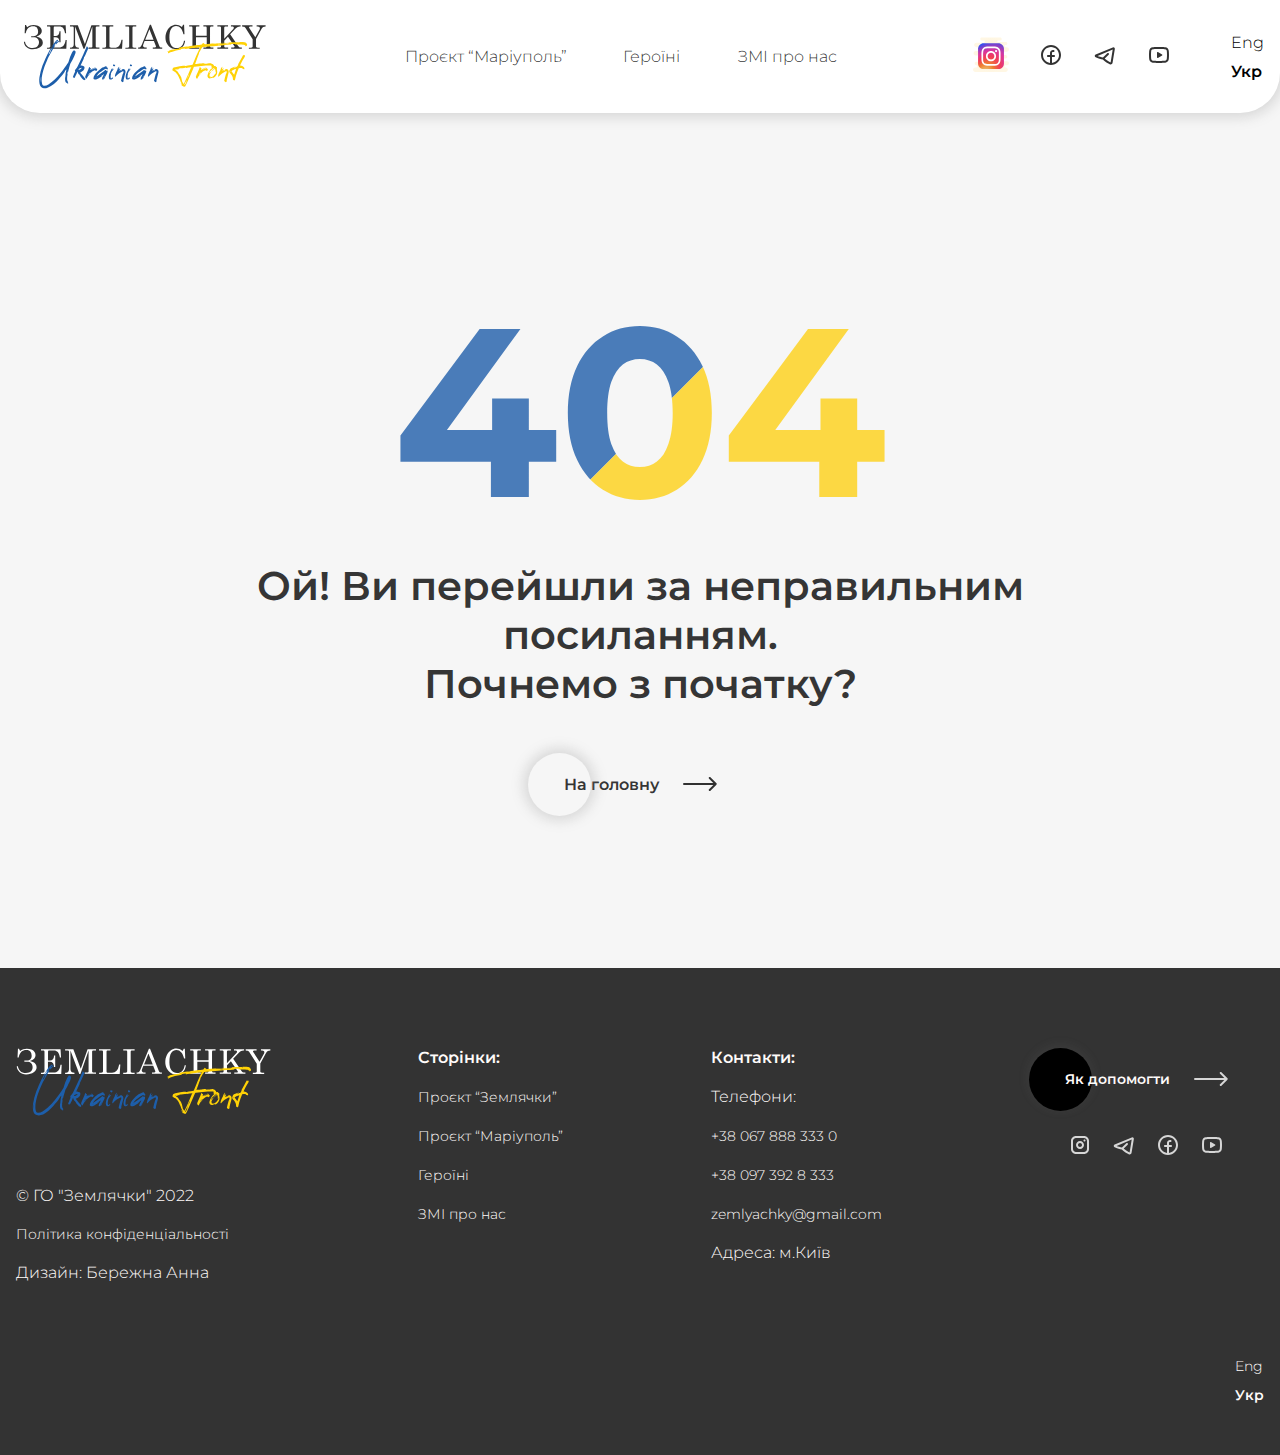
<file: templates/page404.html>
<!DOCTYPE html>
<html lang="uk">

<head>
  <meta charset="UTF-8" />
  <meta http-equiv="X-UA-Compatible" content="IE=edge" />
  <meta name="viewport" content="width=device-width, initial-scale=1.0" />
  <title>404</title>
  <link rel="shortcut icon" href="../images/favicon.ico" type="image/x-icon" />
  <link rel="preconnect" href="https://fonts.googleapis.com" />
  <link rel="preconnect" href="https://fonts.gstatic.com" crossorigin />
  <link href="https://fonts.googleapis.com/css2?family=Montserrat:wght@300;600&display=swap" rel="stylesheet" />
  <link rel="stylesheet" href="../css/reset.css" />
  <link rel="stylesheet" href="../css/slick.css" />
  <link rel="stylesheet" href="../css/style.css" />
</head>

<body>
  <div class="wrapper">
    <header class="header">
      <div class="container">
          <div class="header__inner">
              <div class="header__logo-wrapper">
                  <a class="header__logo" href="../index.html">
                      <img src="../images/logo.svg" alt="Logo">
                  </a>
                  <button class="burger__btn">
                      <svg width="31" height="27" viewBox="0 0 30 27" fill="none"
                          xmlns="http://www.w3.org/2000/svg">
                          <rect width="31" height="3" rx="2" fill="black" />
                          <rect y="10" width="31" height="3" rx="2" fill="black" />
                          <rect y="20" width="31" height="3" rx="2" fill="black" />
                      </svg>
                  </button>
              </div>
              <nav class="menu">
                  <ul class="menu__list">
                      <li class="menu__list-item">
                          <a class="menu__list-link" href="mariupol.html">Проєкт
                              “Маріуполь”</a>
                      </li>
                      <li class="menu__list-item">
                          <a class="menu__list-link" href="#">Героїні</a>
                      </li>
                      <li class="menu__list-item">
                          <a class="menu__list-link" href="#">ЗМІ про нас</a>
                      </li>
                  </ul>
              </nav>
              <div class="social-icons">
                  <ul class="social-icons__list">
                      <li class="social-icons__list-item">
                          <a class="social-icons__list-link"
                              href="https://www.instagram.com/zemliachky.ukrainian_front/">
                              <svg xmlns="http://www.w3.org/2000/svg" viewBox="0 0 64 64" width="36px"
                                  height="36px">
                                  <radialGradient id="TGwjmZMm2W~B4yrgup6jda" cx="32" cy="32.5" r="31.259"
                                      gradientTransform="matrix(1 0 0 -1 0 64)" gradientUnits="userSpaceOnUse">
                                      <stop offset="0" stop-color="#efdcb1" />
                                      <stop offset="0" stop-color="#f2e0bb" />
                                      <stop offset=".011" stop-color="#f2e0bc" />
                                      <stop offset=".362" stop-color="#f9edd2" />
                                      <stop offset=".699" stop-color="#fef4df" />
                                      <stop offset="1" stop-color="#fff7e4" />
                                  </radialGradient>
                                  <path fill="url(#TGwjmZMm2W~B4yrgup6jda)"
                                      d="M58,54c-1.1,0-2-0.9-2-2s0.9-2,2-2h2.5c1.9,0,3.5-1.6,3.5-3.5S62.4,43,60.5,43H50c-1.4,0-2.5-1.1-2.5-2.5	S48.6,38,50,38h8c1.7,0,3-1.3,3-3s-1.3-3-3-3H42v-6h18c2.3,0,4.2-2,4-4.4c-0.2-2.1-2.1-3.6-4.2-3.6H58c-1.1,0-2-0.9-2-2s0.9-2,2-2	h0.4c1.3,0,2.5-0.9,2.6-2.2c0.2-1.5-1-2.8-2.5-2.8h-14C43.7,9,43,8.3,43,7.5S43.7,6,44.5,6h3.9c1.3,0,2.5-0.9,2.6-2.2	C51.1,2.3,50,1,48.5,1H15.6c-1.3,0-2.5,0.9-2.6,2.2C12.9,4.7,14,6,15.5,6H19c1.1,0,2,0.9,2,2s-0.9,2-2,2H6.2c-2.1,0-4,1.5-4.2,3.6	C1.8,16,3.7,18,6,18h2.5c1.9,0,3.5,1.6,3.5,3.5S10.4,25,8.5,25H5.2c-2.1,0-4,1.5-4.2,3.6C0.8,31,2.7,33,5,33h17v11H6	c-1.7,0-3,1.3-3,3s1.3,3,3,3l0,0c1.1,0,2,0.9,2,2s-0.9,2-2,2H4.2c-2.1,0-4,1.5-4.2,3.6C-0.2,60,1.7,62,4,62h53.8	c2.1,0,4-1.5,4.2-3.6C62.2,56,60.3,54,58,54z" />
                                  <radialGradient id="TGwjmZMm2W~B4yrgup6jdb" cx="18.51" cy="66.293" r="69.648"
                                      gradientTransform="matrix(.6435 -.7654 .5056 .4251 -26.92 52.282)"
                                      gradientUnits="userSpaceOnUse">
                                      <stop offset=".073" stop-color="#eacc7b" />
                                      <stop offset=".184" stop-color="#ecaa59" />
                                      <stop offset=".307" stop-color="#ef802e" />
                                      <stop offset=".358" stop-color="#ef6d3a" />
                                      <stop offset=".46" stop-color="#f04b50" />
                                      <stop offset=".516" stop-color="#f03e58" />
                                      <stop offset=".689" stop-color="#db359e" />
                                      <stop offset=".724" stop-color="#ce37a4" />
                                      <stop offset=".789" stop-color="#ac3cb4" />
                                      <stop offset=".877" stop-color="#7544cf" />
                                      <stop offset=".98" stop-color="#2b4ff2" />
                                  </radialGradient>
                                  <path fill="url(#TGwjmZMm2W~B4yrgup6jdb)"
                                      d="M45,57H19c-5.5,0-10-4.5-10-10V21c0-5.5,4.5-10,10-10h26c5.5,0,10,4.5,10,10v26C55,52.5,50.5,57,45,57z" />
                                  <path fill="#fff"
                                      d="M32,20c4.6,0,5.1,0,6.9,0.1c1.7,0.1,2.6,0.4,3.2,0.6c0.8,0.3,1.4,0.7,2,1.3c0.6,0.6,1,1.2,1.3,2 c0.2,0.6,0.5,1.5,0.6,3.2C46,28.9,46,29.4,46,34s0,5.1-0.1,6.9c-0.1,1.7-0.4,2.6-0.6,3.2c-0.3,0.8-0.7,1.4-1.3,2 c-0.6,0.6-1.2,1-2,1.3c-0.6,0.2-1.5,0.5-3.2,0.6C37.1,48,36.6,48,32,48s-5.1,0-6.9-0.1c-1.7-0.1-2.6-0.4-3.2-0.6 c-0.8-0.3-1.4-0.7-2-1.3c-0.6-0.6-1-1.2-1.3-2c-0.2-0.6-0.5-1.5-0.6-3.2C18,39.1,18,38.6,18,34s0-5.1,0.1-6.9 c0.1-1.7,0.4-2.6,0.6-3.2c0.3-0.8,0.7-1.4,1.3-2c0.6-0.6,1.2-1,2-1.3c0.6-0.2,1.5-0.5,3.2-0.6C26.9,20,27.4,20,32,20 M32,17 c-4.6,0-5.2,0-7,0.1c-1.8,0.1-3,0.4-4.1,0.8c-1.1,0.4-2.1,1-3,2s-1.5,1.9-2,3c-0.4,1.1-0.7,2.3-0.8,4.1C15,28.8,15,29.4,15,34 s0,5.2,0.1,7c0.1,1.8,0.4,3,0.8,4.1c0.4,1.1,1,2.1,2,3c0.9,0.9,1.9,1.5,3,2c1.1,0.4,2.3,0.7,4.1,0.8c1.8,0.1,2.4,0.1,7,0.1 s5.2,0,7-0.1c1.8-0.1,3-0.4,4.1-0.8c1.1-0.4,2.1-1,3-2c0.9-0.9,1.5-1.9,2-3c0.4-1.1,0.7-2.3,0.8-4.1c0.1-1.8,0.1-2.4,0.1-7 s0-5.2-0.1-7c-0.1-1.8-0.4-3-0.8-4.1c-0.4-1.1-1-2.1-2-3s-1.9-1.5-3-2c-1.1-0.4-2.3-0.7-4.1-0.8C37.2,17,36.6,17,32,17L32,17z" />
                                  <path fill="#fff"
                                      d="M32,25c-5,0-9,4-9,9s4,9,9,9s9-4,9-9S37,25,32,25z M32,40c-3.3,0-6-2.7-6-6s2.7-6,6-6s6,2.7,6,6S35.3,40,32,40 z" />
                                  <circle cx="41" cy="25" r="2" fill="#fff" />
                              </svg>
                          </a>
                      </li>
                      <li class="social-icons__list-item">
                          <a class="social-icons__list-link" href="#">
                              <svg width="24" height="25" viewBox="0 0 24 25" fill="none"
                                  xmlns="http://www.w3.org/2000/svg">
                                  <g clip-path="url(#clip0_1401_6702)">
                                      <path fill-rule="evenodd" clip-rule="evenodd"
                                          d="M4 12.9551C4 8.5368 7.58172 4.95508 12 4.95508C16.4183 4.95508 20 8.5368 20 12.9551C20 17.0347 16.9463 20.4011 13 20.8932V14.9551H15C15.5523 14.9551 16 14.5074 16 13.9551C16 13.4028 15.5523 12.9551 15 12.9551H13V10.9551C13 10.4028 13.4477 9.95508 14 9.95508H14.5C15.0523 9.95508 15.5 9.50736 15.5 8.95508C15.5 8.4028 15.0523 7.95508 14.5 7.95508H14C12.3431 7.95508 11 9.29823 11 10.9551V12.9551H9C8.44772 12.9551 8 13.4028 8 13.9551C8 14.5074 8.44772 14.9551 9 14.9551H11V20.8932C7.05369 20.4011 4 17.0347 4 12.9551ZM12 22.9551C17.5228 22.9551 22 18.4779 22 12.9551C22 7.43223 17.5228 2.95508 12 2.95508C6.47715 2.95508 2 7.43223 2 12.9551C2 18.4779 6.47715 22.9551 12 22.9551Z"
                                          fill="black" fill-opacity="0.8" />
                                  </g>
                                  <defs>
                                      <clipPath id="clip0_1401_6702">
                                          <rect width="24" height="24" fill="white"
                                              transform="translate(0 0.955078)" />
                                      </clipPath>
                                  </defs>
                              </svg>
                          </a>
                      </li>
                      <li class="social-icons__list-item">
                          <a class="social-icons__list-link" href="#">
                              <svg width="24" height="25" viewBox="0 0 24 25" fill="none"
                                  xmlns="http://www.w3.org/2000/svg">
                                  <path fill-rule="evenodd" clip-rule="evenodd"
                                      d="M21.8394 7.01147C22.0315 5.84678 20.8652 4.92685 19.7773 5.38492L2.67703 12.5851C1.48461 13.0871 1.42351 14.8109 2.67788 15.3309C3.60596 15.7156 5.02633 16.2797 6.45085 16.7494C7.61932 17.1346 8.8931 17.4922 9.91353 17.5934C10.1929 17.9276 10.5445 18.2486 10.9017 18.5423C11.4487 18.9922 12.1074 19.4563 12.7873 19.9006C14.1489 20.7903 15.6597 21.6416 16.678 22.1947C17.8949 22.8557 19.3517 22.0946 19.5705 20.7682L21.8394 7.01147ZM4.59485 13.9476L19.7186 7.57967L17.6009 20.42C16.6024 19.877 15.163 19.0638 13.8813 18.2264C13.2329 17.8026 12.6407 17.383 12.172 16.9976C12.0051 16.8603 11.8638 16.7353 11.7461 16.6234L15.7072 12.6622C16.0977 12.2717 16.0977 11.6385 15.7072 11.248C15.3167 10.8574 14.6835 10.8574 14.293 11.248L9.95476 15.5862C9.22132 15.4924 8.19888 15.2198 7.07709 14.85C6.21377 14.5653 5.34574 14.242 4.59485 13.9476Z"
                                      fill="black" fill-opacity="0.8" />
                              </svg>
                          </a>
                      </li>
                      <li class="social-icons__list-item">
                          <a class="social-icons__list-link" href="#">
                              <svg width="24" height="25" viewBox="0 0 24 25" fill="none"
                                  xmlns="http://www.w3.org/2000/svg">
                                  <g clip-path="url(#clip0_1401_6713)">
                                      <path
                                          d="M12 4.95508C12.8554 4.95508 13.7316 4.9775 14.5817 5.01285L15.5861 5.06086L16.5475 5.11765L17.4476 5.17956L18.2685 5.24295C20.1065 5.3921 21.5836 6.8145 21.7633 8.66617L21.8031 9.09071L21.8781 10.0007C21.9482 10.9439 22 11.9724 22 12.9551C22 13.9377 21.9482 14.9663 21.8781 15.9095L21.8031 16.8194C21.79 16.9647 21.7767 17.1065 21.7633 17.244C21.5836 19.0957 20.1065 20.5181 18.2685 20.6672L17.4476 20.7306L16.5475 20.7925L15.5861 20.8493L14.5817 20.8973C13.7316 20.9327 12.8554 20.9551 12 20.9551C11.1446 20.9551 10.2684 20.9327 9.41834 20.8973L8.41386 20.8493L7.45253 20.7925L6.5524 20.7306L5.7315 20.6672C3.89351 20.5181 2.4164 19.0957 2.23668 17.244L2.19692 16.8194L2.12192 15.9095C2.0518 14.9663 2 13.9377 2 12.9551C2 11.9724 2.0518 10.9439 2.12192 10.0007L2.19692 9.09071C2.21003 8.94541 2.22333 8.80369 2.23668 8.66617C2.4164 6.8145 3.89351 5.3921 5.7315 5.24295L6.5524 5.17956L7.45253 5.11765L8.41385 5.06086L9.41834 5.01285C10.2684 4.9775 11.1446 4.95508 12 4.95508ZM12 6.95508C11.1746 6.95508 10.3259 6.9768 9.49966 7.01119L8.52183 7.05795L7.5831 7.11339L6.70106 7.17403L5.89327 7.23639C5.00396 7.30856 4.31194 7.98757 4.22732 8.85938C4.11002 10.068 4 11.5732 4 12.9551C4 14.337 4.11002 15.8422 4.22732 17.0508C4.31194 17.9226 5.00396 18.6016 5.89327 18.6738L6.70106 18.7361L7.5831 18.7968L8.52183 18.8522L9.49966 18.899C10.3259 18.9334 11.1746 18.9551 12 18.9551C12.8253 18.9551 13.6741 18.9334 14.5003 18.899L15.4782 18.8522L16.4169 18.7968L17.2989 18.7361L18.1067 18.6738C18.996 18.6016 19.6881 17.9226 19.7727 17.0508C19.89 15.8422 20 14.337 20 12.9551C20 11.5732 19.89 10.068 19.7727 8.85938C19.6881 7.98757 18.996 7.30856 18.1067 7.23639L17.2989 7.17403L16.4169 7.11339L15.4782 7.05795L14.5003 7.01119C13.6741 6.9768 12.8253 6.95508 12 6.95508ZM10 10.5302C10 10.0991 10.4356 9.81891 10.8188 9.97123L10.9 10.0106L15.1 12.4355C15.4692 12.6486 15.4976 13.157 15.1852 13.4156L15.1 13.4747L10.9 15.8996C10.5267 16.1151 10.0662 15.878 10.0065 15.4699L10 15.38V10.5302Z"
                                          fill="black" fill-opacity="0.8" />
                                  </g>
                                  <defs>
                                      <clipPath id="clip0_1401_6713">
                                          <rect width="24" height="24" fill="white"
                                              transform="translate(0 0.955078)" />
                                      </clipPath>
                                  </defs>
                              </svg>
                          </a>
                      </li>
                  </ul>
              </div>
              <div class="language">
                  <ul class="language__list">
                      <li class="language__list-item">
                          <a class="language__list-link" href="#">Eng</a>
                      </li>
                      <li class="language__list-item">
                          <a class="language__list-link--active" href="#">Укр</a>
                      </li>
                  </ul>
              </div>
              <!-- <div class="language">
                  <ul class="select-language__list">
                      <li class="select-language__list-item">Eng</li>
                  </ul>
                  <button class="select-language">
                      Укр
                  </button>
              </div> -->
          </div>
      </div>
  </header>
    <main class="main">
      <section class="error">
        <div class="container">
          <div class="error__wrapper">
            <svg width="494" height="293" viewBox="0 0 494 293" fill="none" xmlns="http://www.w3.org/2000/svg">
              <mask id="mask0_1_2679" style="mask-type: alpha" maskUnits="userSpaceOnUse" x="7" y="62" width="485"
                height="174">
                <path
                  d="M7.44 197.72V171.56L86.64 65H127.44L49.92 171.56L30.96 166.04H163.2V197.72H7.44ZM97.92 233V197.72L99.12 166.04V134.6H135.84V233H97.92ZM246.829 235.88C233.069 235.88 220.749 232.52 209.869 225.8C198.989 218.92 190.429 209 184.189 196.04C177.949 183.08 174.829 167.4 174.829 149C174.829 130.6 177.949 114.92 184.189 101.96C190.429 89 198.989 79.16 209.869 72.44C220.749 65.56 233.069 62.12 246.829 62.12C260.749 62.12 273.069 65.56 283.789 72.44C294.669 79.16 303.229 89 309.469 101.96C315.709 114.92 318.829 130.6 318.829 149C318.829 167.4 315.709 183.08 309.469 196.04C303.229 209 294.669 218.92 283.789 225.8C273.069 232.52 260.749 235.88 246.829 235.88ZM246.829 203C253.389 203 259.069 201.16 263.869 197.48C268.829 193.8 272.669 187.96 275.389 179.96C278.269 171.96 279.709 161.64 279.709 149C279.709 136.36 278.269 126.04 275.389 118.04C272.669 110.04 268.829 104.2 263.869 100.52C259.069 96.84 253.389 95 246.829 95C240.429 95 234.749 96.84 229.789 100.52C224.989 104.2 221.149 110.04 218.269 118.04C215.549 126.04 214.189 136.36 214.189 149C214.189 161.64 215.549 171.96 218.269 179.96C221.149 187.96 224.989 193.8 229.789 197.48C234.749 201.16 240.429 203 246.829 203ZM335.799 197.72V171.56L414.999 65H455.799L378.279 171.56L359.319 166.04H491.559V197.72H335.799ZM426.279 233V197.72L427.479 166.04V134.6H464.199V233H426.279Z"
                  fill="black" fill-opacity="0.8" />
              </mask>
              <g mask="url(#mask0_1_2679)">
                <rect x="-193.527" y="302.472" width="816" height="215" transform="rotate(-45 -193.527 302.472)"
                  fill="#1F5EAA" />
                <rect x="-41.499" y="454.5" width="816" height="215" transform="rotate(-45 -41.499 454.5)"
                  fill="#FED117" />
              </g>
            </svg>
            <h2 class="error__title">Ой! Ви перейшли за неправильним посиланням. <br>
              Почнемо з початку?</h2>
            <a class="error__btn white__btn" href="../index.html">На головну
              <span>
                <svg width="34" height="14" viewBox="0 0 34 14" fill="none" xmlns="http://www.w3.org/2000/svg">
                  <path d="M1 7L32.75 7M32.75 7L26.75 1M32.75 7L26.75 13" stroke="black" stroke-opacity="0.8"
                    stroke-width="2" stroke-linecap="round" stroke-linejoin="round"></path>
                </svg>
              </span>
            </a>
          </div>
        </div>
      </section>
    </main>
    <footer class="footer">
      <div class="container">
          <div class="footer__inner">
              <div class="footer__info">
                  <a class="footer__logo" href="../index.html">
                      <img src="../images/footer-logo.svg" alt="Logo">
                  </a>
                  <div class="footer__copyright-wrapper">
                      <p class="footer__copyright">© ГО "Землячки" 2022</p>
                      <a class="footer__privacy-policy" href="privacy-policy.html">Політика
                          конфіденціальності</a>
                      <p class="footer__copyright-author">Дизайн: Бережна Анна</p>
                  </div>
              </div>
              <div class="footer__nav">
                  <h6 class="footer__nav-title">Сторінки:</h6>
                  <nav class="footer__nav">
                      <ul class="footer__nav-list">
                          <li class="footer__nav-list-item">
                              <a class="footer__nav-list-link" href="../index.html">Проєкт “Землячки”</a>
                          </li>
                          <li class="footer__nav-list-item">
                              <a class="footer__nav-list-link" href="mariupol.html">Проєкт
                                  “Маріуполь”</a>
                          </li>
                          <li class="footer__nav-list-item">
                              <a class="footer__nav-list-link" href="#">Героїні</a>
                          </li>
                          <li class="footer__nav-list-item">
                              <a class="footer__nav-list-link" href="#">ЗМІ про нас</a>
                          </li>
                      </ul>
                  </nav>
              </div>
              <div class="footer__contacts">
                  <h6 class="footer__contacts-title">Контакти:</h6>
                  <ul class="footer__contacts-list">
                      <li class="footer__contacts-list-item">
                          Телефони:
                      </li>
                      <li class="footer__contacts-list-item">
                          <a href="tel:+380678883330" class="footer__contacts-list-link">
                              +38 067 888 333 0
                          </a>
                      </li>
                      <li class="footer__contacts-list-item">
                          <a href="tel:+380973928333" class="footer__contacts-list-link">
                              +38 097 392 8 333
                          </a>
                      </li>
                      <li class="footer__contacts-list-item">
                          <a href="mailto:zemlyachky@gmail.com" class="footer__contacts-list-link">
                              zemlyachky@gmail.com
                          </a>
                      </li>
                      <li class="footer__contacts-list-item">Адреса: м.Київ</li>
                  </ul>
              </div>
              <div class="footer__social">
                  <a class="footer__help-btn" href="payment-for-zemliachky.html">Як допомогти
                      <span>
                          <svg width="34" height="14" viewBox="0 0 34 14" fill="none"
                              xmlns="http://www.w3.org/2000/svg">
                              <path d="M1 7L32.75 7M32.75 7L26.75 1M32.75 7L26.75 13" stroke="white"
                                  stroke-opacity="0.8" stroke-width="2" stroke-linecap="round"
                                  stroke-linejoin="round" />
                          </svg>
                      </span>
                  </a>
                  <ul class="footer__social-icons">
                      <li class="social-icon">
                          <a class="social-icon__link"
                              href="https://www.instagram.com/zemliachky.ukrainian_front/">
                              <svg width="24" height="25" viewBox="0 0 24 25" fill="none"
                                  xmlns="http://www.w3.org/2000/svg">
                                  <g clip-path="url(#clip0_1401_6696)">
                                      <path fill-rule="evenodd" clip-rule="evenodd"
                                          d="M16 3.95508C18.7614 3.95508 21 6.19366 21 8.95508V16.9551C21 19.7165 18.7614 21.9551 16 21.9551H8C5.23858 21.9551 3 19.7165 3 16.9551V8.95508C3 6.19366 5.23858 3.95508 8 3.95508H16ZM16 5.95508H8C6.34315 5.95508 5 7.29823 5 8.95508V16.9551C5 18.612 6.34315 19.9551 8 19.9551H16C17.6569 19.9551 19 18.612 19 16.9551V8.95508C19 7.29823 17.6569 5.95508 16 5.95508ZM12 8.95508C14.2091 8.95508 16 10.7459 16 12.9551C16 15.1642 14.2091 16.9551 12 16.9551C9.79086 16.9551 8 15.1642 8 12.9551C8 10.7459 9.79086 8.95508 12 8.95508ZM12 10.9551C10.8954 10.9551 10 11.8505 10 12.9551C10 14.0597 10.8954 14.9551 12 14.9551C13.1046 14.9551 14 14.0597 14 12.9551C14 11.8505 13.1046 10.9551 12 10.9551ZM16.5 7.45508C17.0523 7.45508 17.5 7.9028 17.5 8.45508C17.5 9.00736 17.0523 9.45508 16.5 9.45508C15.9477 9.45508 15.5 9.00736 15.5 8.45508C15.5 7.9028 15.9477 7.45508 16.5 7.45508Z"
                                          fill="white" fill-opacity="0.8" />
                                  </g>
                                  <defs>
                                      <clipPath id="clip0_1401_6696">
                                          <rect width="24" height="24" fill="white"
                                              transform="translate(0 0.955078)" />
                                      </clipPath>
                                  </defs>
                              </svg>
                          </a>
                      </li>
                      <li class="social-icon">
                          <a class="social-icon__link" href="#">
                              <svg width="24" height="25" viewBox="0 0 24 25" fill="none"
                                  xmlns="http://www.w3.org/2000/svg">
                                  <path fill-rule="evenodd" clip-rule="evenodd"
                                      d="M21.8394 7.01147C22.0315 5.84678 20.8652 4.92685 19.7773 5.38492L2.67703 12.5851C1.48461 13.0871 1.42351 14.8109 2.67788 15.3309C3.60596 15.7156 5.02633 16.2797 6.45085 16.7494C7.61932 17.1346 8.8931 17.4922 9.91353 17.5934C10.1929 17.9276 10.5445 18.2486 10.9017 18.5423C11.4487 18.9922 12.1074 19.4563 12.7873 19.9006C14.1489 20.7903 15.6597 21.6416 16.678 22.1947C17.8949 22.8557 19.3517 22.0946 19.5705 20.7682L21.8394 7.01147ZM4.59485 13.9476L19.7186 7.57967L17.6009 20.42C16.6024 19.877 15.163 19.0638 13.8813 18.2264C13.2329 17.8026 12.6407 17.383 12.172 16.9976C12.0051 16.8603 11.8638 16.7353 11.7461 16.6234L15.7072 12.6622C16.0977 12.2717 16.0977 11.6385 15.7072 11.248C15.3167 10.8574 14.6835 10.8574 14.293 11.248L9.95476 15.5862C9.22132 15.4924 8.19888 15.2198 7.07709 14.85C6.21377 14.5653 5.34574 14.242 4.59485 13.9476Z"
                                      fill="white" fill-opacity="0.8" />
                              </svg>
                          </a>
                      </li>
                      <li class="social-icon">
                          <a class="social-icon__link" href="#">
                              <svg width="24" height="25" viewBox="0 0 24 25" fill="none"
                                  xmlns="http://www.w3.org/2000/svg">
                                  <g clip-path="url(#clip0_1401_6702)">
                                      <path fill-rule="evenodd" clip-rule="evenodd"
                                          d="M4 12.9551C4 8.5368 7.58172 4.95508 12 4.95508C16.4183 4.95508 20 8.5368 20 12.9551C20 17.0347 16.9463 20.4011 13 20.8932V14.9551H15C15.5523 14.9551 16 14.5074 16 13.9551C16 13.4028 15.5523 12.9551 15 12.9551H13V10.9551C13 10.4028 13.4477 9.95508 14 9.95508H14.5C15.0523 9.95508 15.5 9.50736 15.5 8.95508C15.5 8.4028 15.0523 7.95508 14.5 7.95508H14C12.3431 7.95508 11 9.29823 11 10.9551V12.9551H9C8.44772 12.9551 8 13.4028 8 13.9551C8 14.5074 8.44772 14.9551 9 14.9551H11V20.8932C7.05369 20.4011 4 17.0347 4 12.9551ZM12 22.9551C17.5228 22.9551 22 18.4779 22 12.9551C22 7.43223 17.5228 2.95508 12 2.95508C6.47715 2.95508 2 7.43223 2 12.9551C2 18.4779 6.47715 22.9551 12 22.9551Z"
                                          fill="white" fill-opacity="0.8" />
                                  </g>
                                  <defs>
                                      <clipPath id="clip0_1401_6702">
                                          <rect width="24" height="24" fill="white"
                                              transform="translate(0 0.955078)" />
                                      </clipPath>
                                  </defs>
                              </svg>
                          </a>
                      </li>
                      <li class="social-icon">
                          <a class="social-icon__link" href="#">
                              <svg width="24" height="25" viewBox="0 0 24 25" fill="none"
                                  xmlns="http://www.w3.org/2000/svg">
                                  <g clip-path="url(#clip0_1401_6713)">
                                      <path
                                          d="M12 4.95508C12.8554 4.95508 13.7316 4.9775 14.5817 5.01285L15.5861 5.06086L16.5475 5.11765L17.4476 5.17956L18.2685 5.24295C20.1065 5.3921 21.5836 6.8145 21.7633 8.66617L21.8031 9.09071L21.8781 10.0007C21.9482 10.9439 22 11.9724 22 12.9551C22 13.9377 21.9482 14.9663 21.8781 15.9095L21.8031 16.8194C21.79 16.9647 21.7767 17.1065 21.7633 17.244C21.5836 19.0957 20.1065 20.5181 18.2685 20.6672L17.4476 20.7306L16.5475 20.7925L15.5861 20.8493L14.5817 20.8973C13.7316 20.9327 12.8554 20.9551 12 20.9551C11.1446 20.9551 10.2684 20.9327 9.41834 20.8973L8.41386 20.8493L7.45253 20.7925L6.5524 20.7306L5.7315 20.6672C3.89351 20.5181 2.4164 19.0957 2.23668 17.244L2.19692 16.8194L2.12192 15.9095C2.0518 14.9663 2 13.9377 2 12.9551C2 11.9724 2.0518 10.9439 2.12192 10.0007L2.19692 9.09071C2.21003 8.94541 2.22333 8.80369 2.23668 8.66617C2.4164 6.8145 3.89351 5.3921 5.7315 5.24295L6.5524 5.17956L7.45253 5.11765L8.41385 5.06086L9.41834 5.01285C10.2684 4.9775 11.1446 4.95508 12 4.95508ZM12 6.95508C11.1746 6.95508 10.3259 6.9768 9.49966 7.01119L8.52183 7.05795L7.5831 7.11339L6.70106 7.17403L5.89327 7.23639C5.00396 7.30856 4.31194 7.98757 4.22732 8.85938C4.11002 10.068 4 11.5732 4 12.9551C4 14.337 4.11002 15.8422 4.22732 17.0508C4.31194 17.9226 5.00396 18.6016 5.89327 18.6738L6.70106 18.7361L7.5831 18.7968L8.52183 18.8522L9.49966 18.899C10.3259 18.9334 11.1746 18.9551 12 18.9551C12.8253 18.9551 13.6741 18.9334 14.5003 18.899L15.4782 18.8522L16.4169 18.7968L17.2989 18.7361L18.1067 18.6738C18.996 18.6016 19.6881 17.9226 19.7727 17.0508C19.89 15.8422 20 14.337 20 12.9551C20 11.5732 19.89 10.068 19.7727 8.85938C19.6881 7.98757 18.996 7.30856 18.1067 7.23639L17.2989 7.17403L16.4169 7.11339L15.4782 7.05795L14.5003 7.01119C13.6741 6.9768 12.8253 6.95508 12 6.95508ZM10 10.5302C10 10.0991 10.4356 9.81891 10.8188 9.97123L10.9 10.0106L15.1 12.4355C15.4692 12.6486 15.4976 13.157 15.1852 13.4156L15.1 13.4747L10.9 15.8996C10.5267 16.1151 10.0662 15.878 10.0065 15.4699L10 15.38V10.5302Z"
                                          fill="white" fill-opacity="0.8" />
                                  </g>
                                  <defs>
                                      <clipPath id="clip0_1401_6713">
                                          <rect width="24" height="24" fill="white"
                                              transform="translate(0 0.955078)" />
                                      </clipPath>
                                  </defs>
                              </svg>
                          </a>
                      </li>
                  </ul>
              </div>
          </div>
          <div class="footer__bottom">
              <div class="scroll-top__btn">
                  <svg width="35" height="14" viewBox="0 0 35 14" fill="none" xmlns="http://www.w3.org/2000/svg">
                      <path d="M1.75 7L33.5 7M33.5 7L27.5 1M33.5 7L27.5 13" stroke="black" stroke-opacity="0.8"
                          stroke-width="2" stroke-linecap="round" stroke-linejoin="round" />
                  </svg>
              </div>
              <div class="language">
                  <ul class="language__list">
                      <li class="language__list-item">
                          <a class="language__list-link" href="#">Eng</a>
                      </li>
                      <li class="language__list-item">
                          <a class="language__list-link--active" href="#">Укр</a>
                      </li>
                  </ul>
              </div>
          </div>
      </div>
  </footer>
  </div>

  <script src="https://ajax.googleapis.com/ajax/libs/jquery/3.6.4/jquery.min.js"></script>
  <script src="../js/slick.min.js"></script>
  <script src="../js/main.js"></script>
</body>

</html>
</file>
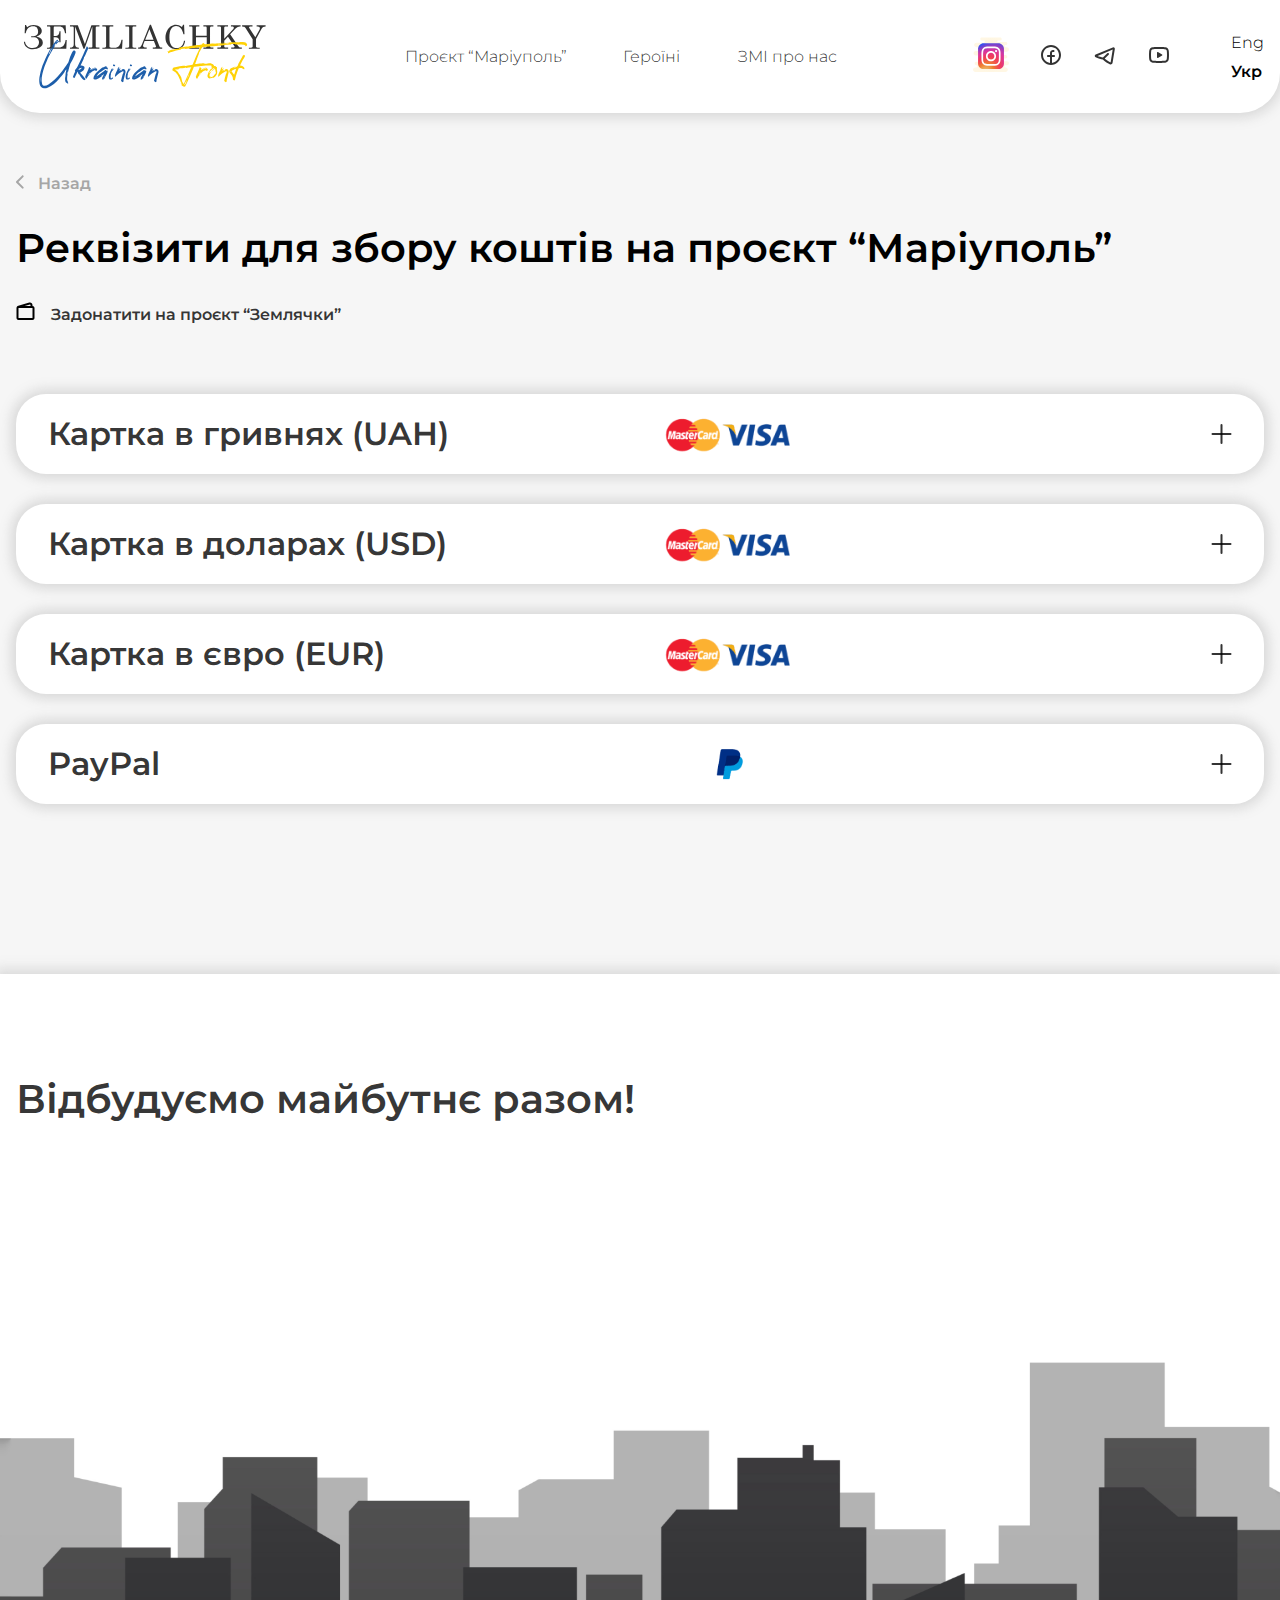
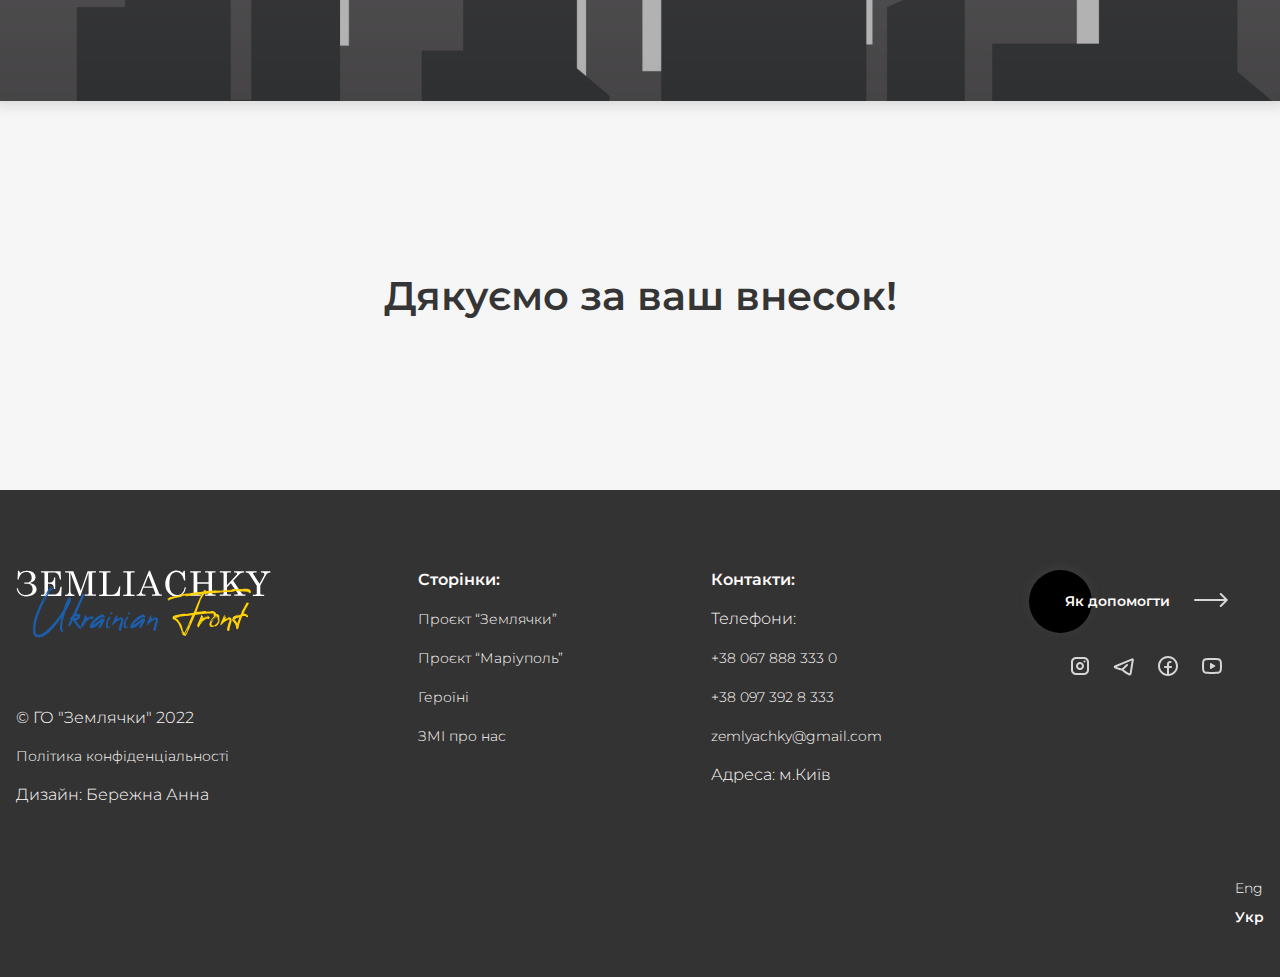
<file: templates/payment-for-mariupol.html>
<!DOCTYPE html>
<html lang="uk">

<head>
  <meta charset="UTF-8" />
  <meta name="viewport" content="width=device-width, initial-scale=1.0" />
  <title>Payment for mariupol</title>
  <link rel="shortcut icon" href="../images/favicon.ico" type="image/x-icon" />
  <link rel="preconnect" href="https://fonts.googleapis.com" />
  <link rel="preconnect" href="https://fonts.gstatic.com" crossorigin />
  <link href="https://fonts.googleapis.com/css2?family=Montserrat:wght@300;600&display=swap" rel="stylesheet" />
  <link rel="stylesheet" href="../css/reset.css" />
  <link rel="stylesheet" href="../css/slick.css" />
  <link rel="stylesheet" href="../css/style.css" />
</head>

<body>
  <div class="wrapper">
    <header class="header">
      <div class="container">
          <div class="header__inner">
              <div class="header__logo-wrapper">
                  <a class="header__logo" href="../index.html">
                      <img src="../images/logo.svg" alt="Logo">
                  </a>
                  <button class="burger__btn">
                      <svg width="31" height="27" viewBox="0 0 30 27" fill="none"
                          xmlns="http://www.w3.org/2000/svg">
                          <rect width="31" height="3" rx="2" fill="black" />
                          <rect y="10" width="31" height="3" rx="2" fill="black" />
                          <rect y="20" width="31" height="3" rx="2" fill="black" />
                      </svg>
                  </button>
              </div>
              <nav class="menu">
                  <ul class="menu__list">
                      <li class="menu__list-item">
                          <a class="menu__list-link" href="mariupol.html">Проєкт
                              “Маріуполь”</a>
                      </li>
                      <li class="menu__list-item">
                          <a class="menu__list-link" href="#">Героїні</a>
                      </li>
                      <li class="menu__list-item">
                          <a class="menu__list-link" href="#">ЗМІ про нас</a>
                      </li>
                  </ul>
              </nav>
              <div class="social-icons">
                  <ul class="social-icons__list">
                      <li class="social-icons__list-item">
                          <a class="social-icons__list-link"
                              href="https://www.instagram.com/zemliachky.ukrainian_front/">
                              <svg xmlns="http://www.w3.org/2000/svg" viewBox="0 0 64 64" width="36px"
                                  height="36px">
                                  <radialGradient id="TGwjmZMm2W~B4yrgup6jda" cx="32" cy="32.5" r="31.259"
                                      gradientTransform="matrix(1 0 0 -1 0 64)" gradientUnits="userSpaceOnUse">
                                      <stop offset="0" stop-color="#efdcb1" />
                                      <stop offset="0" stop-color="#f2e0bb" />
                                      <stop offset=".011" stop-color="#f2e0bc" />
                                      <stop offset=".362" stop-color="#f9edd2" />
                                      <stop offset=".699" stop-color="#fef4df" />
                                      <stop offset="1" stop-color="#fff7e4" />
                                  </radialGradient>
                                  <path fill="url(#TGwjmZMm2W~B4yrgup6jda)"
                                      d="M58,54c-1.1,0-2-0.9-2-2s0.9-2,2-2h2.5c1.9,0,3.5-1.6,3.5-3.5S62.4,43,60.5,43H50c-1.4,0-2.5-1.1-2.5-2.5	S48.6,38,50,38h8c1.7,0,3-1.3,3-3s-1.3-3-3-3H42v-6h18c2.3,0,4.2-2,4-4.4c-0.2-2.1-2.1-3.6-4.2-3.6H58c-1.1,0-2-0.9-2-2s0.9-2,2-2	h0.4c1.3,0,2.5-0.9,2.6-2.2c0.2-1.5-1-2.8-2.5-2.8h-14C43.7,9,43,8.3,43,7.5S43.7,6,44.5,6h3.9c1.3,0,2.5-0.9,2.6-2.2	C51.1,2.3,50,1,48.5,1H15.6c-1.3,0-2.5,0.9-2.6,2.2C12.9,4.7,14,6,15.5,6H19c1.1,0,2,0.9,2,2s-0.9,2-2,2H6.2c-2.1,0-4,1.5-4.2,3.6	C1.8,16,3.7,18,6,18h2.5c1.9,0,3.5,1.6,3.5,3.5S10.4,25,8.5,25H5.2c-2.1,0-4,1.5-4.2,3.6C0.8,31,2.7,33,5,33h17v11H6	c-1.7,0-3,1.3-3,3s1.3,3,3,3l0,0c1.1,0,2,0.9,2,2s-0.9,2-2,2H4.2c-2.1,0-4,1.5-4.2,3.6C-0.2,60,1.7,62,4,62h53.8	c2.1,0,4-1.5,4.2-3.6C62.2,56,60.3,54,58,54z" />
                                  <radialGradient id="TGwjmZMm2W~B4yrgup6jdb" cx="18.51" cy="66.293" r="69.648"
                                      gradientTransform="matrix(.6435 -.7654 .5056 .4251 -26.92 52.282)"
                                      gradientUnits="userSpaceOnUse">
                                      <stop offset=".073" stop-color="#eacc7b" />
                                      <stop offset=".184" stop-color="#ecaa59" />
                                      <stop offset=".307" stop-color="#ef802e" />
                                      <stop offset=".358" stop-color="#ef6d3a" />
                                      <stop offset=".46" stop-color="#f04b50" />
                                      <stop offset=".516" stop-color="#f03e58" />
                                      <stop offset=".689" stop-color="#db359e" />
                                      <stop offset=".724" stop-color="#ce37a4" />
                                      <stop offset=".789" stop-color="#ac3cb4" />
                                      <stop offset=".877" stop-color="#7544cf" />
                                      <stop offset=".98" stop-color="#2b4ff2" />
                                  </radialGradient>
                                  <path fill="url(#TGwjmZMm2W~B4yrgup6jdb)"
                                      d="M45,57H19c-5.5,0-10-4.5-10-10V21c0-5.5,4.5-10,10-10h26c5.5,0,10,4.5,10,10v26C55,52.5,50.5,57,45,57z" />
                                  <path fill="#fff"
                                      d="M32,20c4.6,0,5.1,0,6.9,0.1c1.7,0.1,2.6,0.4,3.2,0.6c0.8,0.3,1.4,0.7,2,1.3c0.6,0.6,1,1.2,1.3,2 c0.2,0.6,0.5,1.5,0.6,3.2C46,28.9,46,29.4,46,34s0,5.1-0.1,6.9c-0.1,1.7-0.4,2.6-0.6,3.2c-0.3,0.8-0.7,1.4-1.3,2 c-0.6,0.6-1.2,1-2,1.3c-0.6,0.2-1.5,0.5-3.2,0.6C37.1,48,36.6,48,32,48s-5.1,0-6.9-0.1c-1.7-0.1-2.6-0.4-3.2-0.6 c-0.8-0.3-1.4-0.7-2-1.3c-0.6-0.6-1-1.2-1.3-2c-0.2-0.6-0.5-1.5-0.6-3.2C18,39.1,18,38.6,18,34s0-5.1,0.1-6.9 c0.1-1.7,0.4-2.6,0.6-3.2c0.3-0.8,0.7-1.4,1.3-2c0.6-0.6,1.2-1,2-1.3c0.6-0.2,1.5-0.5,3.2-0.6C26.9,20,27.4,20,32,20 M32,17 c-4.6,0-5.2,0-7,0.1c-1.8,0.1-3,0.4-4.1,0.8c-1.1,0.4-2.1,1-3,2s-1.5,1.9-2,3c-0.4,1.1-0.7,2.3-0.8,4.1C15,28.8,15,29.4,15,34 s0,5.2,0.1,7c0.1,1.8,0.4,3,0.8,4.1c0.4,1.1,1,2.1,2,3c0.9,0.9,1.9,1.5,3,2c1.1,0.4,2.3,0.7,4.1,0.8c1.8,0.1,2.4,0.1,7,0.1 s5.2,0,7-0.1c1.8-0.1,3-0.4,4.1-0.8c1.1-0.4,2.1-1,3-2c0.9-0.9,1.5-1.9,2-3c0.4-1.1,0.7-2.3,0.8-4.1c0.1-1.8,0.1-2.4,0.1-7 s0-5.2-0.1-7c-0.1-1.8-0.4-3-0.8-4.1c-0.4-1.1-1-2.1-2-3s-1.9-1.5-3-2c-1.1-0.4-2.3-0.7-4.1-0.8C37.2,17,36.6,17,32,17L32,17z" />
                                  <path fill="#fff"
                                      d="M32,25c-5,0-9,4-9,9s4,9,9,9s9-4,9-9S37,25,32,25z M32,40c-3.3,0-6-2.7-6-6s2.7-6,6-6s6,2.7,6,6S35.3,40,32,40 z" />
                                  <circle cx="41" cy="25" r="2" fill="#fff" />
                              </svg>
                          </a>
                      </li>
                      <li class="social-icons__list-item">
                          <a class="social-icons__list-link" href="#">
                              <svg width="24" height="25" viewBox="0 0 24 25" fill="none"
                                  xmlns="http://www.w3.org/2000/svg">
                                  <g clip-path="url(#clip0_1401_6702)">
                                      <path fill-rule="evenodd" clip-rule="evenodd"
                                          d="M4 12.9551C4 8.5368 7.58172 4.95508 12 4.95508C16.4183 4.95508 20 8.5368 20 12.9551C20 17.0347 16.9463 20.4011 13 20.8932V14.9551H15C15.5523 14.9551 16 14.5074 16 13.9551C16 13.4028 15.5523 12.9551 15 12.9551H13V10.9551C13 10.4028 13.4477 9.95508 14 9.95508H14.5C15.0523 9.95508 15.5 9.50736 15.5 8.95508C15.5 8.4028 15.0523 7.95508 14.5 7.95508H14C12.3431 7.95508 11 9.29823 11 10.9551V12.9551H9C8.44772 12.9551 8 13.4028 8 13.9551C8 14.5074 8.44772 14.9551 9 14.9551H11V20.8932C7.05369 20.4011 4 17.0347 4 12.9551ZM12 22.9551C17.5228 22.9551 22 18.4779 22 12.9551C22 7.43223 17.5228 2.95508 12 2.95508C6.47715 2.95508 2 7.43223 2 12.9551C2 18.4779 6.47715 22.9551 12 22.9551Z"
                                          fill="black" fill-opacity="0.8" />
                                  </g>
                                  <defs>
                                      <clipPath id="clip0_1401_6702">
                                          <rect width="24" height="24" fill="white"
                                              transform="translate(0 0.955078)" />
                                      </clipPath>
                                  </defs>
                              </svg>
                          </a>
                      </li>
                      <li class="social-icons__list-item">
                          <a class="social-icons__list-link" href="#">
                              <svg width="24" height="25" viewBox="0 0 24 25" fill="none"
                                  xmlns="http://www.w3.org/2000/svg">
                                  <path fill-rule="evenodd" clip-rule="evenodd"
                                      d="M21.8394 7.01147C22.0315 5.84678 20.8652 4.92685 19.7773 5.38492L2.67703 12.5851C1.48461 13.0871 1.42351 14.8109 2.67788 15.3309C3.60596 15.7156 5.02633 16.2797 6.45085 16.7494C7.61932 17.1346 8.8931 17.4922 9.91353 17.5934C10.1929 17.9276 10.5445 18.2486 10.9017 18.5423C11.4487 18.9922 12.1074 19.4563 12.7873 19.9006C14.1489 20.7903 15.6597 21.6416 16.678 22.1947C17.8949 22.8557 19.3517 22.0946 19.5705 20.7682L21.8394 7.01147ZM4.59485 13.9476L19.7186 7.57967L17.6009 20.42C16.6024 19.877 15.163 19.0638 13.8813 18.2264C13.2329 17.8026 12.6407 17.383 12.172 16.9976C12.0051 16.8603 11.8638 16.7353 11.7461 16.6234L15.7072 12.6622C16.0977 12.2717 16.0977 11.6385 15.7072 11.248C15.3167 10.8574 14.6835 10.8574 14.293 11.248L9.95476 15.5862C9.22132 15.4924 8.19888 15.2198 7.07709 14.85C6.21377 14.5653 5.34574 14.242 4.59485 13.9476Z"
                                      fill="black" fill-opacity="0.8" />
                              </svg>
                          </a>
                      </li>
                      <li class="social-icons__list-item">
                          <a class="social-icons__list-link" href="#">
                              <svg width="24" height="25" viewBox="0 0 24 25" fill="none"
                                  xmlns="http://www.w3.org/2000/svg">
                                  <g clip-path="url(#clip0_1401_6713)">
                                      <path
                                          d="M12 4.95508C12.8554 4.95508 13.7316 4.9775 14.5817 5.01285L15.5861 5.06086L16.5475 5.11765L17.4476 5.17956L18.2685 5.24295C20.1065 5.3921 21.5836 6.8145 21.7633 8.66617L21.8031 9.09071L21.8781 10.0007C21.9482 10.9439 22 11.9724 22 12.9551C22 13.9377 21.9482 14.9663 21.8781 15.9095L21.8031 16.8194C21.79 16.9647 21.7767 17.1065 21.7633 17.244C21.5836 19.0957 20.1065 20.5181 18.2685 20.6672L17.4476 20.7306L16.5475 20.7925L15.5861 20.8493L14.5817 20.8973C13.7316 20.9327 12.8554 20.9551 12 20.9551C11.1446 20.9551 10.2684 20.9327 9.41834 20.8973L8.41386 20.8493L7.45253 20.7925L6.5524 20.7306L5.7315 20.6672C3.89351 20.5181 2.4164 19.0957 2.23668 17.244L2.19692 16.8194L2.12192 15.9095C2.0518 14.9663 2 13.9377 2 12.9551C2 11.9724 2.0518 10.9439 2.12192 10.0007L2.19692 9.09071C2.21003 8.94541 2.22333 8.80369 2.23668 8.66617C2.4164 6.8145 3.89351 5.3921 5.7315 5.24295L6.5524 5.17956L7.45253 5.11765L8.41385 5.06086L9.41834 5.01285C10.2684 4.9775 11.1446 4.95508 12 4.95508ZM12 6.95508C11.1746 6.95508 10.3259 6.9768 9.49966 7.01119L8.52183 7.05795L7.5831 7.11339L6.70106 7.17403L5.89327 7.23639C5.00396 7.30856 4.31194 7.98757 4.22732 8.85938C4.11002 10.068 4 11.5732 4 12.9551C4 14.337 4.11002 15.8422 4.22732 17.0508C4.31194 17.9226 5.00396 18.6016 5.89327 18.6738L6.70106 18.7361L7.5831 18.7968L8.52183 18.8522L9.49966 18.899C10.3259 18.9334 11.1746 18.9551 12 18.9551C12.8253 18.9551 13.6741 18.9334 14.5003 18.899L15.4782 18.8522L16.4169 18.7968L17.2989 18.7361L18.1067 18.6738C18.996 18.6016 19.6881 17.9226 19.7727 17.0508C19.89 15.8422 20 14.337 20 12.9551C20 11.5732 19.89 10.068 19.7727 8.85938C19.6881 7.98757 18.996 7.30856 18.1067 7.23639L17.2989 7.17403L16.4169 7.11339L15.4782 7.05795L14.5003 7.01119C13.6741 6.9768 12.8253 6.95508 12 6.95508ZM10 10.5302C10 10.0991 10.4356 9.81891 10.8188 9.97123L10.9 10.0106L15.1 12.4355C15.4692 12.6486 15.4976 13.157 15.1852 13.4156L15.1 13.4747L10.9 15.8996C10.5267 16.1151 10.0662 15.878 10.0065 15.4699L10 15.38V10.5302Z"
                                          fill="black" fill-opacity="0.8" />
                                  </g>
                                  <defs>
                                      <clipPath id="clip0_1401_6713">
                                          <rect width="24" height="24" fill="white"
                                              transform="translate(0 0.955078)" />
                                      </clipPath>
                                  </defs>
                              </svg>
                          </a>
                      </li>
                  </ul>
              </div>
              <div class="language">
                  <ul class="language__list">
                      <li class="language__list-item">
                          <a class="language__list-link" href="#">Eng</a>
                      </li>
                      <li class="language__list-item">
                          <a class="language__list-link--active" href="#">Укр</a>
                      </li>
                  </ul>
              </div>
              <!-- <div class="language">
                  <ul class="select-language__list">
                      <li class="select-language__list-item">Eng</li>
                  </ul>
                  <button class="select-language">
                      Укр
                  </button>
              </div> -->
          </div>
      </div>
  </header>
    <main class="main">
      <section class="accordion">
        <div class="container">
          <div class="accordion__inner">
            <a class="back__btn" href="#">
              <span>
                <svg width="8" height="14" viewBox="0 0 8 14" fill="none" xmlns="http://www.w3.org/2000/svg">
                  <path fill-rule="evenodd" clip-rule="evenodd"
                    d="M0.29289 7.7071C-0.09763 7.3166 -0.09763 6.6834 0.29289 6.2929L5.94977 0.636037C6.34027 0.245507 6.97347 0.245507 7.36397 0.636037C7.75447 1.02656 7.75447 1.65973 7.36397 2.05025L2.41417 7L7.36397 11.9497C7.75447 12.3403 7.75447 12.9734 7.36397 13.364C6.97347 13.7545 6.34027 13.7545 5.94977 13.364L0.29289 7.7071Z"
                    fill="#A6A6A6" />
                </svg>
              </span>
              Назад</a>
            <h2 class="accordion__title">
              Реквізити для збору коштів на проєкт “Маріуполь”
            </h2>
            <a class="payment-for-mariupol" href="#">
              <span>
                <svg width="19" height="18" viewBox="0 0 19 18" fill="none" xmlns="http://www.w3.org/2000/svg">
                  <path fill-rule="evenodd" clip-rule="evenodd"
                    d="M2.3132 3.72763L13.3132 0.584773C14.9102 0.128473 16.5 1.32763 16.5 2.98858V3.99999C17.6046 3.99999 18.5 4.89542 18.5 5.99999V16C18.5 17.1046 17.6046 18 16.5 18H2.5C1.39543 18 0.5 17.1046 0.5 16V5.99999C0.5 4.95543 1.33483 4.00716 2.3132 3.72763ZM13.8626 2.50782C14.182 2.41656 14.5 2.65639 14.5 2.98858V3.99999H8.6401L13.8626 2.50782ZM2.5 5.99999H16.5V16H2.5C2.5 13.0151 2.5 5.99999 2.5 5.99999Z"
                    fill="black" />
                </svg>
              </span>
              Задонатити на проєкт “Землячки”</a>
            <div class="accordion__items">
              <div class="accordion__item">
                <div class="item__title">
                  <div class="item__title-inner">
                    <h3>Картка в гривнях (UAH)</h3>
                    <div class="payments-img">
                      <img src="../images/payments-visa.png" alt="Visa" />
                    </div>
                  </div>
                  <div class="img-cross">
                    <svg width="21" height="20" viewBox="0 0 21 20" fill="none" xmlns="http://www.w3.org/2000/svg">
                      <line x1="10.5" y1="1" x2="10.5" y2="19" stroke="black" stroke-opacity="0.8" stroke-width="2"
                        stroke-linecap="round" />
                      <line x1="1.5" y1="10" x2="19.5" y2="10" stroke="black" stroke-opacity="0.8" stroke-width="2"
                        stroke-linecap="round" />
                    </svg>
                  </div>
                </div>
                <div class="item__content">
                  <label class="bank">ПриватБанк</label>
                  <p class="number"><span>5457 0822 2268 5591</span></p>
                  <p>
                    <b>Отримувач платежу:</b><span>ГРОМАДСЬКА ОРГАНІЗАЦІЯ “ЗЕМЛЯЧКИ”</span>
                  </p>
                  <p><b>МФО банку:</b><span>305299</span></p>
                  <p>
                    <b>IBAN:</b><span>UA583220010000026000990000739</span>
                  </p>
                  <p><b>Рахунок отримувача:</b><span>26208745581485</span></p>
                  <p><b>РНОКПП отримувача:</b><span>3508106402</span></p>
                  <p>
                    <b>Призначення платежу:</b><span>Поповнення рахунку ДРАГАНЮК КСЕНІЯ ВЯЧЕСЛАВІВНА</span>
                  </p>
                </div>
              </div>
              <div class="accordion__item">
                <div class="item__title">
                  <div class="item__title-inner">
                    <h3>Картка в доларах (USD)</h3>
                    <div class="payments-img">
                      <img src="../images/payments-visa.png" alt="Visa" />
                    </div>
                  </div>
                  <div class="img-cross">
                    <svg width="21" height="20" viewBox="0 0 21 20" fill="none" xmlns="http://www.w3.org/2000/svg">
                      <line x1="10.5" y1="1" x2="10.5" y2="19" stroke="black" stroke-opacity="0.8" stroke-width="2"
                        stroke-linecap="round" />
                      <line x1="1.5" y1="10" x2="19.5" y2="10" stroke="black" stroke-opacity="0.8" stroke-width="2"
                        stroke-linecap="round" />
                    </svg>
                  </div>
                </div>
                <div class="item__content">
                  <label class="bank">ПриватБанк</label>
                  <p class="number"><span>5457 0822 2268 5591</span></p>
                  <p>
                    <b>BENEFICIARY (отримувач):</b><span>ГРОМАДСЬКА ОРГАНІЗАЦІЯ “ЗЕМЛЯЧКИ”</span>
                  </p>
                  <p>
                    <b>IBAN:</b><span>UA223220010000026002990000737</span>
                  </p>
                  <p>
                    <b>ACCOUNT (Рахунок отримувача):</b><span>26208745581485</span>
                  </p>
                  <p>
                    <b>BANK OF BENEFICIARY (Банк отримувача):</b><span>JSC CB PRIVATBANK, 1D HRUSHEVSKOHO STR., KYIV,
                      01001,
                      UKRAINE SWIFT CODE/BIC: PBANUA2X</span>
                  </p>
                  <p>
                    <b>CORRESPONDENT ACCOUNT (Рахунок банку отримувача в
                      банку-кореспонденті):</b><span>0011000080</span>
                  </p>
                  <p>
                    <b>INTERMEDIARY BANK (Банк-корреспондент):</b><span>Поповнення рахунку ДРАГАНЮК КСЕНІЯ
                      ВЯЧЕСЛАВІВНАJP
                      MORGAN CHASE BANK SWIFT CODE/BIC: CHASUS33</span>
                  </p>
                </div>
              </div>
              <div class="accordion__item">
                <div class="item__title">
                  <div class="item__title-inner">
                    <h3>Картка в євро (EUR)</h3>
                    <div class="payments-img">
                      <img src="../images/payments-visa.png" alt="Visa" />
                    </div>
                  </div>
                  <div class="img-cross">
                    <svg width="21" height="20" viewBox="0 0 21 20" fill="none" xmlns="http://www.w3.org/2000/svg">
                      <line x1="10.5" y1="1" x2="10.5" y2="19" stroke="black" stroke-opacity="0.8" stroke-width="2"
                        stroke-linecap="round" />
                      <line x1="1.5" y1="10" x2="19.5" y2="10" stroke="black" stroke-opacity="0.8" stroke-width="2"
                        stroke-linecap="round" />
                    </svg>
                  </div>
                </div>
                <div class="item__content">
                  <label class="bank">ПриватБанк</label>
                  <p class="number"><span>5457 0822 2268 5591</span></p>
                  <p>
                    <b>BENEFICIARY (отримувач):</b><span>DRAHANJUK KSENYJA, 04071, Ukraine,city Kyiv,street
                      Lukianivska,building 69/71,flat 63</span>
                  </p>
                  <p>
                    <b>IBAN:</b><span>UA403220010000026001990000738</span>
                  </p>
                  <p>
                    <b>ACCOUNT (Рахунок отримувача):</b><span>26208745581485</span>
                  </p>
                  <p>
                    <b>BANK OF BENEFICIARY (Банк отримувача):</b><span>JSC CB PRIVATBANK, 1D HRUSHEVSKOHO STR., KYIV,
                      01001,
                      UKRAINE SWIFT CODE/BIC: PBANUA2X</span>
                  </p>
                  <p>
                    <b>CORRESPONDENT ACCOUNT (Рахунок банку отримувача в
                      банку-кореспонденті):</b><span>0011000080</span>
                  </p>
                  <p>
                    <b>INTERMEDIARY BANK (Банк-корреспондент):</b><span>Поповнення рахунку ДРАГАНЮК КСЕНІЯ
                      ВЯЧЕСЛАВІВНАJP
                      MORGAN CHASE BANK SWIFT CODE/BIC: CHASUS33</span>
                  </p>
                </div>
              </div>
              <div class="accordion__item">
                <div class="item__title">
                  <div class="item__title-inner">
                    <h3>PayPal</h3>
                    <div class="payments-img">
                      <img src="../images/paypal-img.png" alt="Paypal" />
                    </div>
                  </div>
                  <div class="img-cross">
                    <svg width="21" height="20" viewBox="0 0 21 20" fill="none" xmlns="http://www.w3.org/2000/svg">
                      <line x1="10.5" y1="1" x2="10.5" y2="19" stroke="black" stroke-opacity="0.8" stroke-width="2"
                        stroke-linecap="round" />
                      <line x1="1.5" y1="10" x2="19.5" y2="10" stroke="black" stroke-opacity="0.8" stroke-width="2"
                        stroke-linecap="round" />
                    </svg>
                  </div>
                </div>
                <div class="item__content">
                  <label class="bank">ПриватБанк</label>
                  <p class="number"><span>5457 0822 2268 5591</span></p>
                  <p>
                    <b>BENEFICIARY (отримувач):</b><span>DRAHANJUK KSENYJA, 04071, Ukraine,city Kyiv,street
                      Lukianivska,building 69/71,flat 63</span>
                  </p>
                  <p>
                    <b>IBAN:</b><span>UA403220010000026001990000738</span>
                  </p>
                  <p>
                    <b>ACCOUNT (Рахунок отримувача):</b><span>26208745581485</span>
                  </p>
                  <p>
                    <b>BANK OF BENEFICIARY (Банк отримувача):</b><span>JSC CB PRIVATBANK, 1D HRUSHEVSKOHO STR., KYIV,
                      01001,
                      UKRAINE SWIFT CODE/BIC: PBANUA2X</span>
                  </p>
                  <p>
                    <b>CORRESPONDENT ACCOUNT (Рахунок банку отримувача в
                      банку-кореспонденті):</b><span>0011000080</span>
                  </p>
                  <p>
                    <b>INTERMEDIARY BANK (Банк-корреспондент):</b><span>Поповнення рахунку ДРАГАНЮК КСЕНІЯ
                      ВЯЧЕСЛАВІВНАJP
                      MORGAN CHASE BANK SWIFT CODE/BIC: CHASUS33</span>
                  </p>
                </div>
              </div>
              <!-- <div class="accordion__item">
                            <div class="item__title">
                                <div class="item__title-inner">
                                    <h3>Криптовалюта</h3>
                                    <div class="payments-img">
                                        <img src="../images/ethereum.png" alt="Paypal">
                                        <img src="../images/titan.png" alt="Paypal">
                                        <img src="../images/bitcoin.png" alt="Paypal">
                                    </div>
                                </div>
                                <div class="img-cross">
                                    <svg width="21" height="20" viewBox="0 0 21 20" fill="none"
                                        xmlns="http://www.w3.org/2000/svg">
                                        <line x1="10.5" y1="1" x2="10.5" y2="19" stroke="black" stroke-opacity="0.8"
                                            stroke-width="2" stroke-linecap="round" />
                                        <line x1="1.5" y1="10" x2="19.5" y2="10" stroke="black" stroke-opacity="0.8"
                                            stroke-width="2" stroke-linecap="round" />
                                    </svg>
                                </div>
                            </div>
                            <div class="item__content">
                                <label class="bank">ПриватБанк</label>
                                <p class="number"><span>5457 0822 2268 5591</span></p>
                                <p><b>BENEFICIARY (отримувач):</b><span>DRAHANJUK KSENYJA, 04071, Ukraine,city
                                        Kyiv,street Lukianivska,building 69/71,flat 63</span>
                                </p>
                                <p><b>IBAN:</b><span>UA403220010000026001990000738</span></p>
                                <p><b>ACCOUNT (Рахунок отримувача):</b><span>26208745581485</span></p>
                                <p><b>BANK OF BENEFICIARY (Банк отримувача):</b><span>JSC CB PRIVATBANK, 1D
                                        HRUSHEVSKOHO STR., KYIV, 01001, UKRAINE
                                        SWIFT CODE/BIC: PBANUA2X</span>
                                </p>
                                <p><b>CORRESPONDENT ACCOUNT (Рахунок банку
                                        отримувача в банку-кореспонденті):</b><span>0011000080</span>
                                </p>
                                <p><b>INTERMEDIARY BANK (Банк-корреспондент):</b><span>Поповнення рахунку ДРАГАНЮК
                                        КСЕНІЯ ВЯЧЕСЛАВІВНАJP MORGAN CHASE BANK
                                        SWIFT CODE/BIC: CHASUS33</span>
                                </p>
                            </div>
                        </div> -->
            </div>
          </div>
        </div>
      </section>
      <section class="future">
        <div class="future__wrapper">
          <div class="container">
            <h2 class="future__title">Відбудуємо майбутнє разом!</h2>
          </div>
        </div>
        <h2 class="future__bottom-title">Дякуємо за ваш внесок!</h2>
      </section>
    </main>
    <footer class="footer">
      <div class="container">
          <div class="footer__inner">
              <div class="footer__info">
                  <a class="footer__logo" href="../index.html">
                      <img src="../images/footer-logo.svg" alt="Logo">
                  </a>
                  <div class="footer__copyright-wrapper">
                      <p class="footer__copyright">© ГО "Землячки" 2022</p>
                      <a class="footer__privacy-policy" href="privacy-policy.html">Політика
                          конфіденціальності</a>
                      <p class="footer__copyright-author">Дизайн: Бережна Анна</p>
                  </div>
              </div>
              <div class="footer__nav">
                  <h6 class="footer__nav-title">Сторінки:</h6>
                  <nav class="footer__nav">
                      <ul class="footer__nav-list">
                          <li class="footer__nav-list-item">
                              <a class="footer__nav-list-link" href="../index.html">Проєкт “Землячки”</a>
                          </li>
                          <li class="footer__nav-list-item">
                              <a class="footer__nav-list-link" href="mariupol.html">Проєкт
                                  “Маріуполь”</a>
                          </li>
                          <li class="footer__nav-list-item">
                              <a class="footer__nav-list-link" href="#">Героїні</a>
                          </li>
                          <li class="footer__nav-list-item">
                              <a class="footer__nav-list-link" href="#">ЗМІ про нас</a>
                          </li>
                      </ul>
                  </nav>
              </div>
              <div class="footer__contacts">
                  <h6 class="footer__contacts-title">Контакти:</h6>
                  <ul class="footer__contacts-list">
                      <li class="footer__contacts-list-item">
                          Телефони:
                      </li>
                      <li class="footer__contacts-list-item">
                          <a href="tel:+380678883330" class="footer__contacts-list-link">
                              +38 067 888 333 0
                          </a>
                      </li>
                      <li class="footer__contacts-list-item">
                          <a href="tel:+380973928333" class="footer__contacts-list-link">
                              +38 097 392 8 333
                          </a>
                      </li>
                      <li class="footer__contacts-list-item">
                          <a href="mailto:zemlyachky@gmail.com" class="footer__contacts-list-link">
                              zemlyachky@gmail.com
                          </a>
                      </li>
                      <li class="footer__contacts-list-item">Адреса: м.Київ</li>
                  </ul>
              </div>
              <div class="footer__social">
                  <a class="footer__help-btn" href="payment-for-zemliachky.html">Як допомогти
                      <span>
                          <svg width="34" height="14" viewBox="0 0 34 14" fill="none"
                              xmlns="http://www.w3.org/2000/svg">
                              <path d="M1 7L32.75 7M32.75 7L26.75 1M32.75 7L26.75 13" stroke="white"
                                  stroke-opacity="0.8" stroke-width="2" stroke-linecap="round"
                                  stroke-linejoin="round" />
                          </svg>
                      </span>
                  </a>
                  <ul class="footer__social-icons">
                      <li class="social-icon">
                          <a class="social-icon__link"
                              href="https://www.instagram.com/zemliachky.ukrainian_front/">
                              <svg width="24" height="25" viewBox="0 0 24 25" fill="none"
                                  xmlns="http://www.w3.org/2000/svg">
                                  <g clip-path="url(#clip0_1401_6696)">
                                      <path fill-rule="evenodd" clip-rule="evenodd"
                                          d="M16 3.95508C18.7614 3.95508 21 6.19366 21 8.95508V16.9551C21 19.7165 18.7614 21.9551 16 21.9551H8C5.23858 21.9551 3 19.7165 3 16.9551V8.95508C3 6.19366 5.23858 3.95508 8 3.95508H16ZM16 5.95508H8C6.34315 5.95508 5 7.29823 5 8.95508V16.9551C5 18.612 6.34315 19.9551 8 19.9551H16C17.6569 19.9551 19 18.612 19 16.9551V8.95508C19 7.29823 17.6569 5.95508 16 5.95508ZM12 8.95508C14.2091 8.95508 16 10.7459 16 12.9551C16 15.1642 14.2091 16.9551 12 16.9551C9.79086 16.9551 8 15.1642 8 12.9551C8 10.7459 9.79086 8.95508 12 8.95508ZM12 10.9551C10.8954 10.9551 10 11.8505 10 12.9551C10 14.0597 10.8954 14.9551 12 14.9551C13.1046 14.9551 14 14.0597 14 12.9551C14 11.8505 13.1046 10.9551 12 10.9551ZM16.5 7.45508C17.0523 7.45508 17.5 7.9028 17.5 8.45508C17.5 9.00736 17.0523 9.45508 16.5 9.45508C15.9477 9.45508 15.5 9.00736 15.5 8.45508C15.5 7.9028 15.9477 7.45508 16.5 7.45508Z"
                                          fill="white" fill-opacity="0.8" />
                                  </g>
                                  <defs>
                                      <clipPath id="clip0_1401_6696">
                                          <rect width="24" height="24" fill="white"
                                              transform="translate(0 0.955078)" />
                                      </clipPath>
                                  </defs>
                              </svg>
                          </a>
                      </li>
                      <li class="social-icon">
                          <a class="social-icon__link" href="#">
                              <svg width="24" height="25" viewBox="0 0 24 25" fill="none"
                                  xmlns="http://www.w3.org/2000/svg">
                                  <path fill-rule="evenodd" clip-rule="evenodd"
                                      d="M21.8394 7.01147C22.0315 5.84678 20.8652 4.92685 19.7773 5.38492L2.67703 12.5851C1.48461 13.0871 1.42351 14.8109 2.67788 15.3309C3.60596 15.7156 5.02633 16.2797 6.45085 16.7494C7.61932 17.1346 8.8931 17.4922 9.91353 17.5934C10.1929 17.9276 10.5445 18.2486 10.9017 18.5423C11.4487 18.9922 12.1074 19.4563 12.7873 19.9006C14.1489 20.7903 15.6597 21.6416 16.678 22.1947C17.8949 22.8557 19.3517 22.0946 19.5705 20.7682L21.8394 7.01147ZM4.59485 13.9476L19.7186 7.57967L17.6009 20.42C16.6024 19.877 15.163 19.0638 13.8813 18.2264C13.2329 17.8026 12.6407 17.383 12.172 16.9976C12.0051 16.8603 11.8638 16.7353 11.7461 16.6234L15.7072 12.6622C16.0977 12.2717 16.0977 11.6385 15.7072 11.248C15.3167 10.8574 14.6835 10.8574 14.293 11.248L9.95476 15.5862C9.22132 15.4924 8.19888 15.2198 7.07709 14.85C6.21377 14.5653 5.34574 14.242 4.59485 13.9476Z"
                                      fill="white" fill-opacity="0.8" />
                              </svg>
                          </a>
                      </li>
                      <li class="social-icon">
                          <a class="social-icon__link" href="#">
                              <svg width="24" height="25" viewBox="0 0 24 25" fill="none"
                                  xmlns="http://www.w3.org/2000/svg">
                                  <g clip-path="url(#clip0_1401_6702)">
                                      <path fill-rule="evenodd" clip-rule="evenodd"
                                          d="M4 12.9551C4 8.5368 7.58172 4.95508 12 4.95508C16.4183 4.95508 20 8.5368 20 12.9551C20 17.0347 16.9463 20.4011 13 20.8932V14.9551H15C15.5523 14.9551 16 14.5074 16 13.9551C16 13.4028 15.5523 12.9551 15 12.9551H13V10.9551C13 10.4028 13.4477 9.95508 14 9.95508H14.5C15.0523 9.95508 15.5 9.50736 15.5 8.95508C15.5 8.4028 15.0523 7.95508 14.5 7.95508H14C12.3431 7.95508 11 9.29823 11 10.9551V12.9551H9C8.44772 12.9551 8 13.4028 8 13.9551C8 14.5074 8.44772 14.9551 9 14.9551H11V20.8932C7.05369 20.4011 4 17.0347 4 12.9551ZM12 22.9551C17.5228 22.9551 22 18.4779 22 12.9551C22 7.43223 17.5228 2.95508 12 2.95508C6.47715 2.95508 2 7.43223 2 12.9551C2 18.4779 6.47715 22.9551 12 22.9551Z"
                                          fill="white" fill-opacity="0.8" />
                                  </g>
                                  <defs>
                                      <clipPath id="clip0_1401_6702">
                                          <rect width="24" height="24" fill="white"
                                              transform="translate(0 0.955078)" />
                                      </clipPath>
                                  </defs>
                              </svg>
                          </a>
                      </li>
                      <li class="social-icon">
                          <a class="social-icon__link" href="#">
                              <svg width="24" height="25" viewBox="0 0 24 25" fill="none"
                                  xmlns="http://www.w3.org/2000/svg">
                                  <g clip-path="url(#clip0_1401_6713)">
                                      <path
                                          d="M12 4.95508C12.8554 4.95508 13.7316 4.9775 14.5817 5.01285L15.5861 5.06086L16.5475 5.11765L17.4476 5.17956L18.2685 5.24295C20.1065 5.3921 21.5836 6.8145 21.7633 8.66617L21.8031 9.09071L21.8781 10.0007C21.9482 10.9439 22 11.9724 22 12.9551C22 13.9377 21.9482 14.9663 21.8781 15.9095L21.8031 16.8194C21.79 16.9647 21.7767 17.1065 21.7633 17.244C21.5836 19.0957 20.1065 20.5181 18.2685 20.6672L17.4476 20.7306L16.5475 20.7925L15.5861 20.8493L14.5817 20.8973C13.7316 20.9327 12.8554 20.9551 12 20.9551C11.1446 20.9551 10.2684 20.9327 9.41834 20.8973L8.41386 20.8493L7.45253 20.7925L6.5524 20.7306L5.7315 20.6672C3.89351 20.5181 2.4164 19.0957 2.23668 17.244L2.19692 16.8194L2.12192 15.9095C2.0518 14.9663 2 13.9377 2 12.9551C2 11.9724 2.0518 10.9439 2.12192 10.0007L2.19692 9.09071C2.21003 8.94541 2.22333 8.80369 2.23668 8.66617C2.4164 6.8145 3.89351 5.3921 5.7315 5.24295L6.5524 5.17956L7.45253 5.11765L8.41385 5.06086L9.41834 5.01285C10.2684 4.9775 11.1446 4.95508 12 4.95508ZM12 6.95508C11.1746 6.95508 10.3259 6.9768 9.49966 7.01119L8.52183 7.05795L7.5831 7.11339L6.70106 7.17403L5.89327 7.23639C5.00396 7.30856 4.31194 7.98757 4.22732 8.85938C4.11002 10.068 4 11.5732 4 12.9551C4 14.337 4.11002 15.8422 4.22732 17.0508C4.31194 17.9226 5.00396 18.6016 5.89327 18.6738L6.70106 18.7361L7.5831 18.7968L8.52183 18.8522L9.49966 18.899C10.3259 18.9334 11.1746 18.9551 12 18.9551C12.8253 18.9551 13.6741 18.9334 14.5003 18.899L15.4782 18.8522L16.4169 18.7968L17.2989 18.7361L18.1067 18.6738C18.996 18.6016 19.6881 17.9226 19.7727 17.0508C19.89 15.8422 20 14.337 20 12.9551C20 11.5732 19.89 10.068 19.7727 8.85938C19.6881 7.98757 18.996 7.30856 18.1067 7.23639L17.2989 7.17403L16.4169 7.11339L15.4782 7.05795L14.5003 7.01119C13.6741 6.9768 12.8253 6.95508 12 6.95508ZM10 10.5302C10 10.0991 10.4356 9.81891 10.8188 9.97123L10.9 10.0106L15.1 12.4355C15.4692 12.6486 15.4976 13.157 15.1852 13.4156L15.1 13.4747L10.9 15.8996C10.5267 16.1151 10.0662 15.878 10.0065 15.4699L10 15.38V10.5302Z"
                                          fill="white" fill-opacity="0.8" />
                                  </g>
                                  <defs>
                                      <clipPath id="clip0_1401_6713">
                                          <rect width="24" height="24" fill="white"
                                              transform="translate(0 0.955078)" />
                                      </clipPath>
                                  </defs>
                              </svg>
                          </a>
                      </li>
                  </ul>
              </div>
          </div>
          <div class="footer__bottom">
              <div class="scroll-top__btn">
                  <svg width="35" height="14" viewBox="0 0 35 14" fill="none" xmlns="http://www.w3.org/2000/svg">
                      <path d="M1.75 7L33.5 7M33.5 7L27.5 1M33.5 7L27.5 13" stroke="black" stroke-opacity="0.8"
                          stroke-width="2" stroke-linecap="round" stroke-linejoin="round" />
                  </svg>
              </div>
              <div class="language">
                  <ul class="language__list">
                      <li class="language__list-item">
                          <a class="language__list-link" href="#">Eng</a>
                      </li>
                      <li class="language__list-item">
                          <a class="language__list-link--active" href="#">Укр</a>
                      </li>
                  </ul>
              </div>
          </div>
      </div>
  </footer>
    <div class="my-popup">
      <p>Текст скопійованно</p>
    </div>
  </div>

  <script src="https://ajax.googleapis.com/ajax/libs/jquery/3.6.4/jquery.min.js"></script>
  <script src="../js/slick.min.js"></script>
  <script src="../js/main.js"></script>
</body>

</html>
</file>
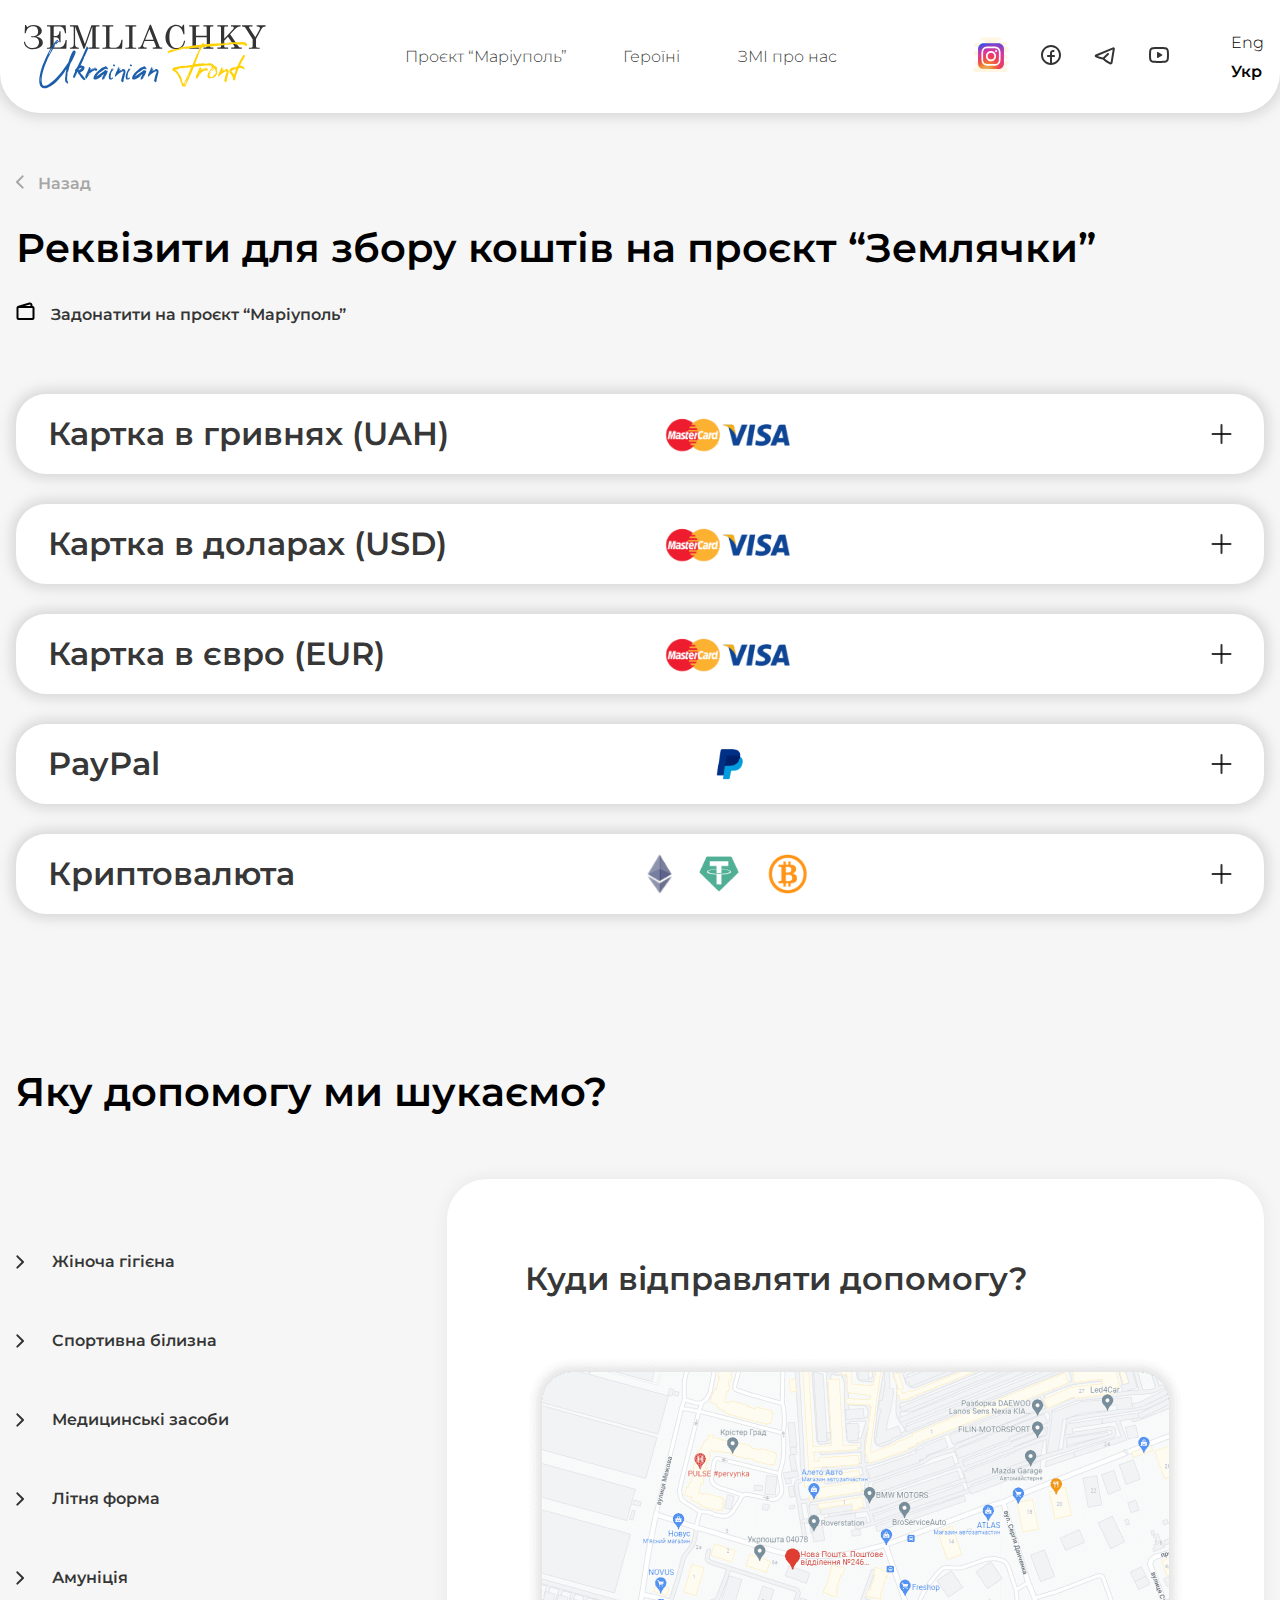
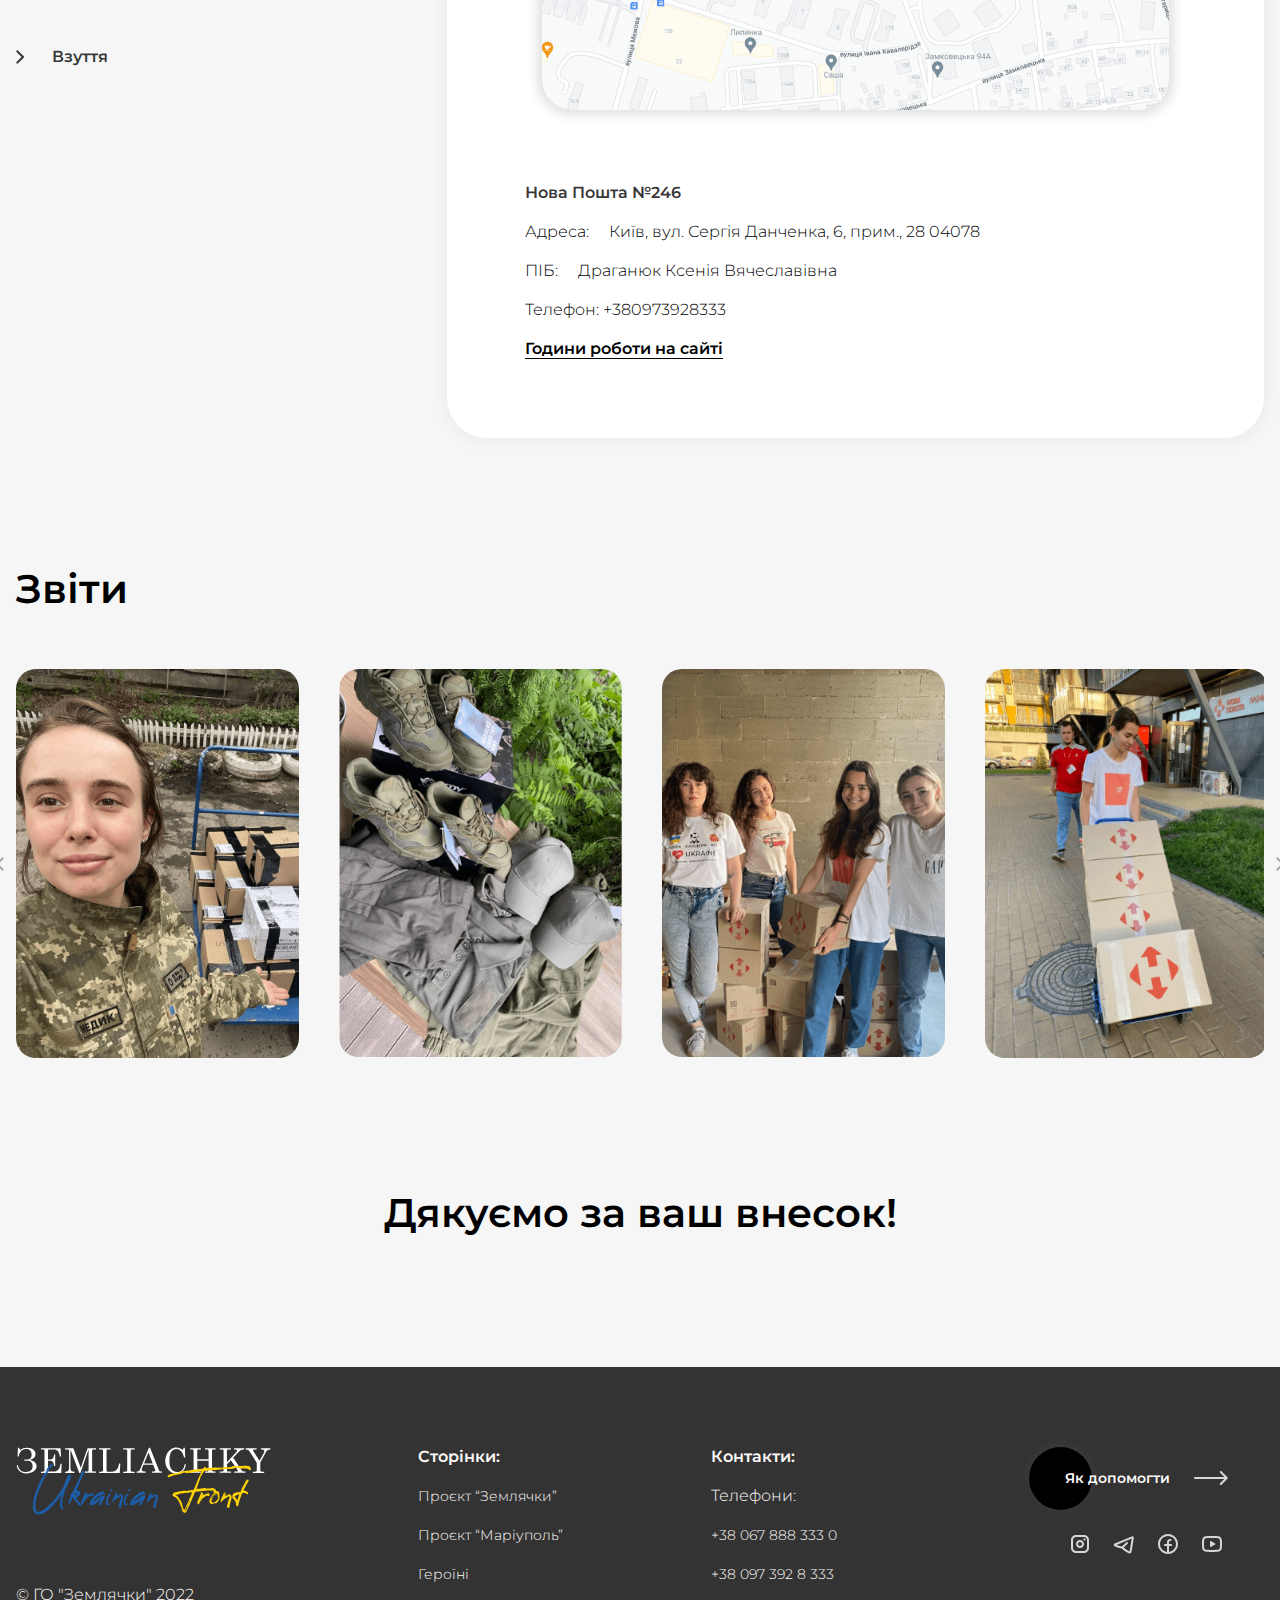
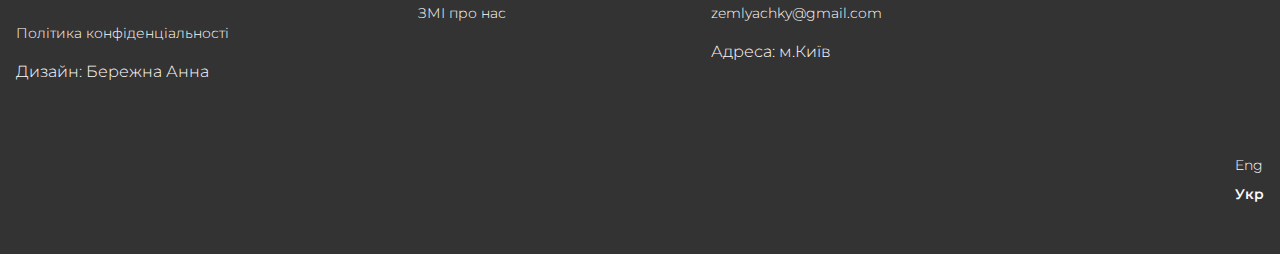
<file: templates/payment-for-zemliachky.html>
<!DOCTYPE html>
<html lang="uk">

<head>
    <meta charset="UTF-8">
    <meta http-equiv="X-UA-Compatible" content="IE=edge">
    <meta name="viewport" content="width=device-width, initial-scale=1.0">
    <title>Проєкт "Землячки"</title>
    <link rel="shortcut icon" href="../images/favicon.ico" type="image/x-icon" />
    <link rel="preconnect" href="https://fonts.googleapis.com">
    <link rel="preconnect" href="https://fonts.gstatic.com" crossorigin>
    <link href="https://fonts.googleapis.com/css2?family=Montserrat:wght@300;600&display=swap" rel="stylesheet">
    <link rel="stylesheet" href="../css/reset.css">
    <link rel="stylesheet" href="../css/slick.css">
    <link rel="stylesheet" href="../css/style.css">
</head>

<body>
    <div class="wrapper">
        <header class="header">
            <div class="container">
                <div class="header__inner">
                    <div class="header__logo-wrapper">
                        <a class="header__logo" href="../index.html">
                            <img src="../images/logo.svg" alt="Logo">
                        </a>
                        <button class="burger__btn">
                            <svg width="31" height="27" viewBox="0 0 30 27" fill="none"
                                xmlns="http://www.w3.org/2000/svg">
                                <rect width="31" height="3" rx="2" fill="black" />
                                <rect y="10" width="31" height="3" rx="2" fill="black" />
                                <rect y="20" width="31" height="3" rx="2" fill="black" />
                            </svg>
                        </button>
                    </div>
                    <nav class="menu">
                        <ul class="menu__list">
                            <li class="menu__list-item">
                                <a class="menu__list-link" href="mariupol.html">Проєкт
                                    “Маріуполь”</a>
                            </li>
                            <li class="menu__list-item">
                                <a class="menu__list-link" href="#">Героїні</a>
                            </li>
                            <li class="menu__list-item">
                                <a class="menu__list-link" href="#">ЗМІ про нас</a>
                            </li>
                        </ul>
                    </nav>
                    <div class="social-icons">
                        <ul class="social-icons__list">
                            <li class="social-icons__list-item">
                                <a class="social-icons__list-link"
                                    href="https://www.instagram.com/zemliachky.ukrainian_front/">
                                    <svg xmlns="http://www.w3.org/2000/svg" viewBox="0 0 64 64" width="36px"
                                        height="36px">
                                        <radialGradient id="TGwjmZMm2W~B4yrgup6jda" cx="32" cy="32.5" r="31.259"
                                            gradientTransform="matrix(1 0 0 -1 0 64)" gradientUnits="userSpaceOnUse">
                                            <stop offset="0" stop-color="#efdcb1" />
                                            <stop offset="0" stop-color="#f2e0bb" />
                                            <stop offset=".011" stop-color="#f2e0bc" />
                                            <stop offset=".362" stop-color="#f9edd2" />
                                            <stop offset=".699" stop-color="#fef4df" />
                                            <stop offset="1" stop-color="#fff7e4" />
                                        </radialGradient>
                                        <path fill="url(#TGwjmZMm2W~B4yrgup6jda)"
                                            d="M58,54c-1.1,0-2-0.9-2-2s0.9-2,2-2h2.5c1.9,0,3.5-1.6,3.5-3.5S62.4,43,60.5,43H50c-1.4,0-2.5-1.1-2.5-2.5	S48.6,38,50,38h8c1.7,0,3-1.3,3-3s-1.3-3-3-3H42v-6h18c2.3,0,4.2-2,4-4.4c-0.2-2.1-2.1-3.6-4.2-3.6H58c-1.1,0-2-0.9-2-2s0.9-2,2-2	h0.4c1.3,0,2.5-0.9,2.6-2.2c0.2-1.5-1-2.8-2.5-2.8h-14C43.7,9,43,8.3,43,7.5S43.7,6,44.5,6h3.9c1.3,0,2.5-0.9,2.6-2.2	C51.1,2.3,50,1,48.5,1H15.6c-1.3,0-2.5,0.9-2.6,2.2C12.9,4.7,14,6,15.5,6H19c1.1,0,2,0.9,2,2s-0.9,2-2,2H6.2c-2.1,0-4,1.5-4.2,3.6	C1.8,16,3.7,18,6,18h2.5c1.9,0,3.5,1.6,3.5,3.5S10.4,25,8.5,25H5.2c-2.1,0-4,1.5-4.2,3.6C0.8,31,2.7,33,5,33h17v11H6	c-1.7,0-3,1.3-3,3s1.3,3,3,3l0,0c1.1,0,2,0.9,2,2s-0.9,2-2,2H4.2c-2.1,0-4,1.5-4.2,3.6C-0.2,60,1.7,62,4,62h53.8	c2.1,0,4-1.5,4.2-3.6C62.2,56,60.3,54,58,54z" />
                                        <radialGradient id="TGwjmZMm2W~B4yrgup6jdb" cx="18.51" cy="66.293" r="69.648"
                                            gradientTransform="matrix(.6435 -.7654 .5056 .4251 -26.92 52.282)"
                                            gradientUnits="userSpaceOnUse">
                                            <stop offset=".073" stop-color="#eacc7b" />
                                            <stop offset=".184" stop-color="#ecaa59" />
                                            <stop offset=".307" stop-color="#ef802e" />
                                            <stop offset=".358" stop-color="#ef6d3a" />
                                            <stop offset=".46" stop-color="#f04b50" />
                                            <stop offset=".516" stop-color="#f03e58" />
                                            <stop offset=".689" stop-color="#db359e" />
                                            <stop offset=".724" stop-color="#ce37a4" />
                                            <stop offset=".789" stop-color="#ac3cb4" />
                                            <stop offset=".877" stop-color="#7544cf" />
                                            <stop offset=".98" stop-color="#2b4ff2" />
                                        </radialGradient>
                                        <path fill="url(#TGwjmZMm2W~B4yrgup6jdb)"
                                            d="M45,57H19c-5.5,0-10-4.5-10-10V21c0-5.5,4.5-10,10-10h26c5.5,0,10,4.5,10,10v26C55,52.5,50.5,57,45,57z" />
                                        <path fill="#fff"
                                            d="M32,20c4.6,0,5.1,0,6.9,0.1c1.7,0.1,2.6,0.4,3.2,0.6c0.8,0.3,1.4,0.7,2,1.3c0.6,0.6,1,1.2,1.3,2 c0.2,0.6,0.5,1.5,0.6,3.2C46,28.9,46,29.4,46,34s0,5.1-0.1,6.9c-0.1,1.7-0.4,2.6-0.6,3.2c-0.3,0.8-0.7,1.4-1.3,2 c-0.6,0.6-1.2,1-2,1.3c-0.6,0.2-1.5,0.5-3.2,0.6C37.1,48,36.6,48,32,48s-5.1,0-6.9-0.1c-1.7-0.1-2.6-0.4-3.2-0.6 c-0.8-0.3-1.4-0.7-2-1.3c-0.6-0.6-1-1.2-1.3-2c-0.2-0.6-0.5-1.5-0.6-3.2C18,39.1,18,38.6,18,34s0-5.1,0.1-6.9 c0.1-1.7,0.4-2.6,0.6-3.2c0.3-0.8,0.7-1.4,1.3-2c0.6-0.6,1.2-1,2-1.3c0.6-0.2,1.5-0.5,3.2-0.6C26.9,20,27.4,20,32,20 M32,17 c-4.6,0-5.2,0-7,0.1c-1.8,0.1-3,0.4-4.1,0.8c-1.1,0.4-2.1,1-3,2s-1.5,1.9-2,3c-0.4,1.1-0.7,2.3-0.8,4.1C15,28.8,15,29.4,15,34 s0,5.2,0.1,7c0.1,1.8,0.4,3,0.8,4.1c0.4,1.1,1,2.1,2,3c0.9,0.9,1.9,1.5,3,2c1.1,0.4,2.3,0.7,4.1,0.8c1.8,0.1,2.4,0.1,7,0.1 s5.2,0,7-0.1c1.8-0.1,3-0.4,4.1-0.8c1.1-0.4,2.1-1,3-2c0.9-0.9,1.5-1.9,2-3c0.4-1.1,0.7-2.3,0.8-4.1c0.1-1.8,0.1-2.4,0.1-7 s0-5.2-0.1-7c-0.1-1.8-0.4-3-0.8-4.1c-0.4-1.1-1-2.1-2-3s-1.9-1.5-3-2c-1.1-0.4-2.3-0.7-4.1-0.8C37.2,17,36.6,17,32,17L32,17z" />
                                        <path fill="#fff"
                                            d="M32,25c-5,0-9,4-9,9s4,9,9,9s9-4,9-9S37,25,32,25z M32,40c-3.3,0-6-2.7-6-6s2.7-6,6-6s6,2.7,6,6S35.3,40,32,40 z" />
                                        <circle cx="41" cy="25" r="2" fill="#fff" />
                                    </svg>
                                </a>
                            </li>
                            <li class="social-icons__list-item">
                                <a class="social-icons__list-link" href="#">
                                    <svg width="24" height="25" viewBox="0 0 24 25" fill="none"
                                        xmlns="http://www.w3.org/2000/svg">
                                        <g clip-path="url(#clip0_1401_6702)">
                                            <path fill-rule="evenodd" clip-rule="evenodd"
                                                d="M4 12.9551C4 8.5368 7.58172 4.95508 12 4.95508C16.4183 4.95508 20 8.5368 20 12.9551C20 17.0347 16.9463 20.4011 13 20.8932V14.9551H15C15.5523 14.9551 16 14.5074 16 13.9551C16 13.4028 15.5523 12.9551 15 12.9551H13V10.9551C13 10.4028 13.4477 9.95508 14 9.95508H14.5C15.0523 9.95508 15.5 9.50736 15.5 8.95508C15.5 8.4028 15.0523 7.95508 14.5 7.95508H14C12.3431 7.95508 11 9.29823 11 10.9551V12.9551H9C8.44772 12.9551 8 13.4028 8 13.9551C8 14.5074 8.44772 14.9551 9 14.9551H11V20.8932C7.05369 20.4011 4 17.0347 4 12.9551ZM12 22.9551C17.5228 22.9551 22 18.4779 22 12.9551C22 7.43223 17.5228 2.95508 12 2.95508C6.47715 2.95508 2 7.43223 2 12.9551C2 18.4779 6.47715 22.9551 12 22.9551Z"
                                                fill="black" fill-opacity="0.8" />
                                        </g>
                                        <defs>
                                            <clipPath id="clip0_1401_6702">
                                                <rect width="24" height="24" fill="white"
                                                    transform="translate(0 0.955078)" />
                                            </clipPath>
                                        </defs>
                                    </svg>
                                </a>
                            </li>
                            <li class="social-icons__list-item">
                                <a class="social-icons__list-link" href="#">
                                    <svg width="24" height="25" viewBox="0 0 24 25" fill="none"
                                        xmlns="http://www.w3.org/2000/svg">
                                        <path fill-rule="evenodd" clip-rule="evenodd"
                                            d="M21.8394 7.01147C22.0315 5.84678 20.8652 4.92685 19.7773 5.38492L2.67703 12.5851C1.48461 13.0871 1.42351 14.8109 2.67788 15.3309C3.60596 15.7156 5.02633 16.2797 6.45085 16.7494C7.61932 17.1346 8.8931 17.4922 9.91353 17.5934C10.1929 17.9276 10.5445 18.2486 10.9017 18.5423C11.4487 18.9922 12.1074 19.4563 12.7873 19.9006C14.1489 20.7903 15.6597 21.6416 16.678 22.1947C17.8949 22.8557 19.3517 22.0946 19.5705 20.7682L21.8394 7.01147ZM4.59485 13.9476L19.7186 7.57967L17.6009 20.42C16.6024 19.877 15.163 19.0638 13.8813 18.2264C13.2329 17.8026 12.6407 17.383 12.172 16.9976C12.0051 16.8603 11.8638 16.7353 11.7461 16.6234L15.7072 12.6622C16.0977 12.2717 16.0977 11.6385 15.7072 11.248C15.3167 10.8574 14.6835 10.8574 14.293 11.248L9.95476 15.5862C9.22132 15.4924 8.19888 15.2198 7.07709 14.85C6.21377 14.5653 5.34574 14.242 4.59485 13.9476Z"
                                            fill="black" fill-opacity="0.8" />
                                    </svg>
                                </a>
                            </li>
                            <li class="social-icons__list-item">
                                <a class="social-icons__list-link" href="#">
                                    <svg width="24" height="25" viewBox="0 0 24 25" fill="none"
                                        xmlns="http://www.w3.org/2000/svg">
                                        <g clip-path="url(#clip0_1401_6713)">
                                            <path
                                                d="M12 4.95508C12.8554 4.95508 13.7316 4.9775 14.5817 5.01285L15.5861 5.06086L16.5475 5.11765L17.4476 5.17956L18.2685 5.24295C20.1065 5.3921 21.5836 6.8145 21.7633 8.66617L21.8031 9.09071L21.8781 10.0007C21.9482 10.9439 22 11.9724 22 12.9551C22 13.9377 21.9482 14.9663 21.8781 15.9095L21.8031 16.8194C21.79 16.9647 21.7767 17.1065 21.7633 17.244C21.5836 19.0957 20.1065 20.5181 18.2685 20.6672L17.4476 20.7306L16.5475 20.7925L15.5861 20.8493L14.5817 20.8973C13.7316 20.9327 12.8554 20.9551 12 20.9551C11.1446 20.9551 10.2684 20.9327 9.41834 20.8973L8.41386 20.8493L7.45253 20.7925L6.5524 20.7306L5.7315 20.6672C3.89351 20.5181 2.4164 19.0957 2.23668 17.244L2.19692 16.8194L2.12192 15.9095C2.0518 14.9663 2 13.9377 2 12.9551C2 11.9724 2.0518 10.9439 2.12192 10.0007L2.19692 9.09071C2.21003 8.94541 2.22333 8.80369 2.23668 8.66617C2.4164 6.8145 3.89351 5.3921 5.7315 5.24295L6.5524 5.17956L7.45253 5.11765L8.41385 5.06086L9.41834 5.01285C10.2684 4.9775 11.1446 4.95508 12 4.95508ZM12 6.95508C11.1746 6.95508 10.3259 6.9768 9.49966 7.01119L8.52183 7.05795L7.5831 7.11339L6.70106 7.17403L5.89327 7.23639C5.00396 7.30856 4.31194 7.98757 4.22732 8.85938C4.11002 10.068 4 11.5732 4 12.9551C4 14.337 4.11002 15.8422 4.22732 17.0508C4.31194 17.9226 5.00396 18.6016 5.89327 18.6738L6.70106 18.7361L7.5831 18.7968L8.52183 18.8522L9.49966 18.899C10.3259 18.9334 11.1746 18.9551 12 18.9551C12.8253 18.9551 13.6741 18.9334 14.5003 18.899L15.4782 18.8522L16.4169 18.7968L17.2989 18.7361L18.1067 18.6738C18.996 18.6016 19.6881 17.9226 19.7727 17.0508C19.89 15.8422 20 14.337 20 12.9551C20 11.5732 19.89 10.068 19.7727 8.85938C19.6881 7.98757 18.996 7.30856 18.1067 7.23639L17.2989 7.17403L16.4169 7.11339L15.4782 7.05795L14.5003 7.01119C13.6741 6.9768 12.8253 6.95508 12 6.95508ZM10 10.5302C10 10.0991 10.4356 9.81891 10.8188 9.97123L10.9 10.0106L15.1 12.4355C15.4692 12.6486 15.4976 13.157 15.1852 13.4156L15.1 13.4747L10.9 15.8996C10.5267 16.1151 10.0662 15.878 10.0065 15.4699L10 15.38V10.5302Z"
                                                fill="black" fill-opacity="0.8" />
                                        </g>
                                        <defs>
                                            <clipPath id="clip0_1401_6713">
                                                <rect width="24" height="24" fill="white"
                                                    transform="translate(0 0.955078)" />
                                            </clipPath>
                                        </defs>
                                    </svg>
                                </a>
                            </li>
                        </ul>
                    </div>
                    <div class="language">
                        <ul class="language__list">
                            <li class="language__list-item">
                                <a class="language__list-link" href="#">Eng</a>
                            </li>
                            <li class="language__list-item">
                                <a class="language__list-link--active" href="#">Укр</a>
                            </li>
                        </ul>
                    </div>
                    <!-- <div class="language">
                        <ul class="select-language__list">
                            <li class="select-language__list-item">Eng</li>
                        </ul>
                        <button class="select-language">
                            Укр
                        </button>
                    </div> -->
                </div>
            </div>
        </header>
        <main class="main">
            <section class="accordion">
                <div class="container">
                    <div class="accordion__inner">
                        <a class="back__btn" href="#">
                            <span>
                                <svg width="8" height="14" viewBox="0 0 8 14" fill="none"
                                    xmlns="http://www.w3.org/2000/svg">
                                    <path fill-rule="evenodd" clip-rule="evenodd"
                                        d="M0.29289 7.7071C-0.09763 7.3166 -0.09763 6.6834 0.29289 6.2929L5.94977 0.636037C6.34027 0.245507 6.97347 0.245507 7.36397 0.636037C7.75447 1.02656 7.75447 1.65973 7.36397 2.05025L2.41417 7L7.36397 11.9497C7.75447 12.3403 7.75447 12.9734 7.36397 13.364C6.97347 13.7545 6.34027 13.7545 5.94977 13.364L0.29289 7.7071Z"
                                        fill="#A6A6A6" />
                                </svg>
                            </span>
                            Назад</a>
                        <h2 class="accordion__title">Реквізити для збору коштів на проєкт “Землячки”</h2>
                        <a class="payment-for-mariupol" href="#">
                            <span>
                                <svg width="19" height="18" viewBox="0 0 19 18" fill="none"
                                    xmlns="http://www.w3.org/2000/svg">
                                    <path fill-rule="evenodd" clip-rule="evenodd"
                                        d="M2.3132 3.72763L13.3132 0.584773C14.9102 0.128473 16.5 1.32763 16.5 2.98858V3.99999C17.6046 3.99999 18.5 4.89542 18.5 5.99999V16C18.5 17.1046 17.6046 18 16.5 18H2.5C1.39543 18 0.5 17.1046 0.5 16V5.99999C0.5 4.95543 1.33483 4.00716 2.3132 3.72763ZM13.8626 2.50782C14.182 2.41656 14.5 2.65639 14.5 2.98858V3.99999H8.6401L13.8626 2.50782ZM2.5 5.99999H16.5V16H2.5C2.5 13.0151 2.5 5.99999 2.5 5.99999Z"
                                        fill="black" />
                                </svg>
                            </span>
                            Задонатити на проєкт “Маріуполь”</a>
                        <div class="accordion__items">
                            <div class="accordion__item">
                                <div class="item__title">
                                    <div class="item__title-inner">
                                        <h3>Картка в гривнях (UAH)</h3>
                                        <div class="payments-img">
                                            <img src="../images/payments-visa.png" alt="Visa">
                                        </div>
                                    </div>
                                    <div class="img-cross">
                                        <svg width="21" height="20" viewBox="0 0 21 20" fill="none"
                                            xmlns="http://www.w3.org/2000/svg">
                                            <line x1="10.5" y1="1" x2="10.5" y2="19" stroke="black" stroke-opacity="0.8"
                                                stroke-width="2" stroke-linecap="round" />
                                            <line x1="1.5" y1="10" x2="19.5" y2="10" stroke="black" stroke-opacity="0.8"
                                                stroke-width="2" stroke-linecap="round" />
                                        </svg>
                                    </div>
                                </div>
                                <div class="item__content">
                                    <label class="bank">ПриватБанк</label>
                                    <p class="number"><span>5457 0822 2268 5591</span></p>
                                    <p><b>Отримувач платежу:</b><span>ГРОМАДСЬКА ОРГАНІЗАЦІЯ “ЗЕМЛЯЧКИ”</span></p>
                                    <p><b>МФО банку:</b><span>305299</span></p>
                                    <p><b>IBAN:</b><span>UA583220010000026000990000739</span></p>
                                    <p><b>Рахунок отримувача:</b><span>26208745581485</span></p>
                                    <p><b>РНОКПП отримувача:</b><span>3508106402</span></p>
                                    <p><b>Призначення платежу:</b><span>Поповнення рахунку ДРАГАНЮК КСЕНІЯ
                                            ВЯЧЕСЛАВІВНА</span>
                                    </p>
                                </div>
                            </div>
                            <div class="accordion__item">
                                <div class="item__title">
                                    <div class="item__title-inner">
                                        <h3>Картка в доларах (USD)</h3>
                                        <div class="payments-img">
                                            <img src="../images/payments-visa.png" alt="Visa">
                                        </div>
                                    </div>
                                    <div class="img-cross">
                                        <svg width="21" height="20" viewBox="0 0 21 20" fill="none"
                                            xmlns="http://www.w3.org/2000/svg">
                                            <line x1="10.5" y1="1" x2="10.5" y2="19" stroke="black" stroke-opacity="0.8"
                                                stroke-width="2" stroke-linecap="round" />
                                            <line x1="1.5" y1="10" x2="19.5" y2="10" stroke="black" stroke-opacity="0.8"
                                                stroke-width="2" stroke-linecap="round" />
                                        </svg>
                                    </div>
                                </div>
                                <div class="item__content">
                                    <label class="bank">ПриватБанк</label>
                                    <p class="number"><span>5457 0822 2268 5591</span></p>
                                    <p><b>BENEFICIARY (отримувач):</b><span>ГРОМАДСЬКА ОРГАНІЗАЦІЯ “ЗЕМЛЯЧКИ”</span></p>
                                    <p><b>IBAN:</b><span>UA223220010000026002990000737</span></p>
                                    <p><b>ACCOUNT (Рахунок отримувача):</b><span>26208745581485</span></p>
                                    <p><b>BANK OF BENEFICIARY (Банк отримувача):</b><span>JSC CB PRIVATBANK, 1D
                                            HRUSHEVSKOHO STR., KYIV, 01001, UKRAINE
                                            SWIFT CODE/BIC: PBANUA2X</span>
                                    </p>
                                    <p><b>CORRESPONDENT ACCOUNT (Рахунок банку
                                            отримувача в банку-кореспонденті):</b><span>0011000080</span>
                                    </p>
                                    <p><b>INTERMEDIARY BANK (Банк-корреспондент):</b><span>Поповнення рахунку ДРАГАНЮК
                                            КСЕНІЯ ВЯЧЕСЛАВІВНАJP MORGAN CHASE BANK
                                            SWIFT CODE/BIC: CHASUS33</span>
                                    </p>
                                </div>
                            </div>
                            <div class="accordion__item">
                                <div class="item__title">
                                    <div class="item__title-inner">
                                        <h3>Картка в євро (EUR)</h3>
                                        <div class="payments-img">
                                            <img src="../images/payments-visa.png" alt="Visa">
                                        </div>
                                    </div>
                                    <div class="img-cross">
                                        <svg width="21" height="20" viewBox="0 0 21 20" fill="none"
                                            xmlns="http://www.w3.org/2000/svg">
                                            <line x1="10.5" y1="1" x2="10.5" y2="19" stroke="black" stroke-opacity="0.8"
                                                stroke-width="2" stroke-linecap="round" />
                                            <line x1="1.5" y1="10" x2="19.5" y2="10" stroke="black" stroke-opacity="0.8"
                                                stroke-width="2" stroke-linecap="round" />
                                        </svg>
                                    </div>
                                </div>
                                <div class="item__content">
                                    <label class="bank">ПриватБанк</label>
                                    <p class="number"><span>5457 0822 2268 5591</span></p>
                                    <p><b>BENEFICIARY (отримувач):</b><span>DRAHANJUK KSENYJA, 04071, Ukraine,city
                                            Kyiv,street Lukianivska,building 69/71,flat 63</span>
                                    </p>
                                    <p><b>IBAN:</b><span>UA403220010000026001990000738</span></p>
                                    <p><b>ACCOUNT (Рахунок отримувача):</b><span>26208745581485</span></p>
                                    <p><b>BANK OF BENEFICIARY (Банк отримувача):</b><span>JSC CB PRIVATBANK, 1D
                                            HRUSHEVSKOHO STR., KYIV, 01001, UKRAINE
                                            SWIFT CODE/BIC: PBANUA2X</span>
                                    </p>
                                    <p><b>CORRESPONDENT ACCOUNT (Рахунок банку
                                            отримувача в банку-кореспонденті):</b><span>0011000080</span>
                                    </p>
                                    <p><b>INTERMEDIARY BANK (Банк-корреспондент):</b><span>Поповнення рахунку ДРАГАНЮК
                                            КСЕНІЯ ВЯЧЕСЛАВІВНАJP MORGAN CHASE BANK
                                            SWIFT CODE/BIC: CHASUS33</span>
                                    </p>
                                </div>
                            </div>
                            <div class="accordion__item">
                                <div class="item__title">
                                    <div class="item__title-inner">
                                        <h3>PayPal</h3>
                                        <div class="payments-img">
                                            <img src="../images/paypal-img.png" alt="Paypal">
                                        </div>
                                    </div>
                                    <div class="img-cross">
                                        <svg width="21" height="20" viewBox="0 0 21 20" fill="none"
                                            xmlns="http://www.w3.org/2000/svg">
                                            <line x1="10.5" y1="1" x2="10.5" y2="19" stroke="black" stroke-opacity="0.8"
                                                stroke-width="2" stroke-linecap="round" />
                                            <line x1="1.5" y1="10" x2="19.5" y2="10" stroke="black" stroke-opacity="0.8"
                                                stroke-width="2" stroke-linecap="round" />
                                        </svg>
                                    </div>
                                </div>
                                <div class="item__content">
                                    <label class="bank">ПриватБанк</label>
                                    <p class="number"><span>5457 0822 2268 5591</span></p>
                                    <p><b>BENEFICIARY (отримувач):</b><span>DRAHANJUK KSENYJA, 04071, Ukraine,city
                                            Kyiv,street Lukianivska,building 69/71,flat 63</span>
                                    </p>
                                    <p><b>IBAN:</b><span>UA403220010000026001990000738</span></p>
                                    <p><b>ACCOUNT (Рахунок отримувача):</b><span>26208745581485</span></p>
                                    <p><b>BANK OF BENEFICIARY (Банк отримувача):</b><span>JSC CB PRIVATBANK, 1D
                                            HRUSHEVSKOHO STR., KYIV, 01001, UKRAINE
                                            SWIFT CODE/BIC: PBANUA2X</span>
                                    </p>
                                    <p><b>CORRESPONDENT ACCOUNT (Рахунок банку
                                            отримувача в банку-кореспонденті):</b><span>0011000080</span>
                                    </p>
                                    <p><b>INTERMEDIARY BANK (Банк-корреспондент):</b><span>Поповнення рахунку ДРАГАНЮК
                                            КСЕНІЯ ВЯЧЕСЛАВІВНАJP MORGAN CHASE BANK
                                            SWIFT CODE/BIC: CHASUS33</span>
                                    </p>
                                </div>
                            </div>
                            <div class="accordion__item">
                                <div class="item__title">
                                    <div class="item__title-inner">
                                        <h3>Криптовалюта</h3>
                                        <div class="payments-img">
                                            <img src="../images/ethereum.png" alt="Paypal">
                                            <img src="../images/titan.png" alt="Paypal">
                                            <img src="../images/bitcoin.png" alt="Paypal">
                                        </div>
                                    </div>
                                    <div class="img-cross">
                                        <svg width="21" height="20" viewBox="0 0 21 20" fill="none"
                                            xmlns="http://www.w3.org/2000/svg">
                                            <line x1="10.5" y1="1" x2="10.5" y2="19" stroke="black" stroke-opacity="0.8"
                                                stroke-width="2" stroke-linecap="round" />
                                            <line x1="1.5" y1="10" x2="19.5" y2="10" stroke="black" stroke-opacity="0.8"
                                                stroke-width="2" stroke-linecap="round" />
                                        </svg>
                                    </div>
                                </div>
                                <div class="item__content">
                                    <label class="bank">ПриватБанк</label>
                                    <p class="number"><span>5457 0822 2268 5591</span></p>
                                    <p><b>BENEFICIARY (отримувач):</b><span>DRAHANJUK KSENYJA, 04071, Ukraine,city
                                            Kyiv,street Lukianivska,building 69/71,flat 63</span>
                                    </p>
                                    <p><b>IBAN:</b><span>UA403220010000026001990000738</span></p>
                                    <p><b>ACCOUNT (Рахунок отримувача):</b><span>26208745581485</span></p>
                                    <p><b>BANK OF BENEFICIARY (Банк отримувача):</b><span>JSC CB PRIVATBANK, 1D
                                            HRUSHEVSKOHO STR., KYIV, 01001, UKRAINE
                                            SWIFT CODE/BIC: PBANUA2X</span>
                                    </p>
                                    <p><b>CORRESPONDENT ACCOUNT (Рахунок банку
                                            отримувача в банку-кореспонденті):</b><span>0011000080</span>
                                    </p>
                                    <p><b>INTERMEDIARY BANK (Банк-корреспондент):</b><span>Поповнення рахунку ДРАГАНЮК
                                            КСЕНІЯ ВЯЧЕСЛАВІВНАJP MORGAN CHASE BANK
                                            SWIFT CODE/BIC: CHASUS33</span>
                                    </p>
                                </div>
                            </div>
                        </div>
                    </div>
                </div>
            </section>
            <section class="help">
                <div class="container">
                    <h2 class="help__title">Яку допомогу ми шукаємо?</h2>
                    <div class="help__inner">
                        <div class="help__list">
                            <button class="help__list-item">Жіноча гігієна</button>
                            <div class="item__sub-list">
                                <p class="item__sub-list-element">Ватні палички</p>
                                <p class="item__sub-list-element">Дезодоранти</p>
                                <p class="item__sub-list-element">Засоби для вмивання</p>
                                <p class="item__sub-list-element">Станки для бриття</p>
                                <p class="item__sub-list-element">Сухі серветки (малі пакуночки)</p>
                                <p class="item__sub-list-element">Креми</p>
                                <p class="item__sub-list-element">Щоденні прокладки</p>
                                <p class="item__sub-list-element">Гігієнічні помади</p>
                                <p class="item__sub-list-element">Захисні креми від сонця (SPF)</p>
                            </div>
                            <button class="help__list-item">Спортивна білизна</button>
                            <div class="item__sub-list">
                                <p class="item__sub-list-element">Ватні палички</p>
                                <p class="item__sub-list-element">Дезодоранти</p>
                                <p class="item__sub-list-element">Засоби для вмивання</p>
                                <p class="item__sub-list-element">Станки для бриття</p>
                                <p class="item__sub-list-element">Сухі серветки (малі пакуночки)</p>
                                <p class="item__sub-list-element">Креми</p>
                                <p class="item__sub-list-element">Щоденні прокладки</p>
                                <p class="item__sub-list-element">Гігієнічні помади</p>
                                <p class="item__sub-list-element">Захисні креми від сонця (SPF)</p>
                            </div>
                            <button class="help__list-item">Медицинські засоби</button>
                            <div class="item__sub-list">
                                <p class="item__sub-list-element">Ватні палички</p>
                                <p class="item__sub-list-element">Дезодоранти</p>
                                <p class="item__sub-list-element">Засоби для вмивання</p>
                                <p class="item__sub-list-element">Станки для бриття</p>
                                <p class="item__sub-list-element">Сухі серветки (малі пакуночки)</p>
                                <p class="item__sub-list-element">Креми</p>
                                <p class="item__sub-list-element">Щоденні прокладки</p>
                                <p class="item__sub-list-element">Гігієнічні помади</p>
                                <p class="item__sub-list-element">Захисні креми від сонця (SPF)</p>
                            </div>
                            <button class="help__list-item">Літня форма</button>
                            <div class="item__sub-list">
                                <p class="item__sub-list-element">Ватні палички</p>
                                <p class="item__sub-list-element">Дезодоранти</p>
                                <p class="item__sub-list-element">Засоби для вмивання</p>
                                <p class="item__sub-list-element">Станки для бриття</p>
                                <p class="item__sub-list-element">Сухі серветки (малі пакуночки)</p>
                                <p class="item__sub-list-element">Креми</p>
                                <p class="item__sub-list-element">Щоденні прокладки</p>
                                <p class="item__sub-list-element">Гігієнічні помади</p>
                                <p class="item__sub-list-element">Захисні креми від сонця (SPF)</p>
                            </div>
                            <button class="help__list-item">Амуніція</button>
                            <div class="item__sub-list">
                                <p class="item__sub-list-element">Ватні палички</p>
                                <p class="item__sub-list-element">Дезодоранти</p>
                                <p class="item__sub-list-element">Засоби для вмивання</p>
                                <p class="item__sub-list-element">Станки для бриття</p>
                                <p class="item__sub-list-element">Сухі серветки (малі пакуночки)</p>
                                <p class="item__sub-list-element">Креми</p>
                                <p class="item__sub-list-element">Щоденні прокладки</p>
                                <p class="item__sub-list-element">Гігієнічні помади</p>
                                <p class="item__sub-list-element">Захисні креми від сонця (SPF)</p>
                            </div>
                            <button class="help__list-item">Взуття</button>
                            <div class="item__sub-list">
                                <p class="item__sub-list-element">Ватні палички</p>
                                <p class="item__sub-list-element">Дезодоранти</p>
                                <p class="item__sub-list-element">Засоби для вмивання</p>
                                <p class="item__sub-list-element">Станки для бриття</p>
                                <p class="item__sub-list-element">Сухі серветки (малі пакуночки)</p>
                                <p class="item__sub-list-element">Креми</p>
                                <p class="item__sub-list-element">Щоденні прокладки</p>
                                <p class="item__sub-list-element">Гігієнічні помади</p>
                                <p class="item__sub-list-element">Захисні креми від сонця (SPF)</p>
                            </div>
                        </div>
                    </div>
                </div>
                <div class="help__address">
                    <div class="container">
                        <h3 class="address__title">Куди відправляти допомогу?</h3>
                        <img src="../images/address-map.png" alt="Map">
                        <div class="address__text">
                            <b>Нова Пошта №246</b>
                            <p><span>Адреса:</span>Київ, вул. Сергія Данченка, 6, прим., 28 04078</p>
                            <p><span>ПІБ:</span>Драганюк Ксенія Вячеславівна</p>
                            <p>Телефон:
                                <a href="tel:+380973928333">+380973928333</a>
                            </p>
                            <a class="hours-work" href="#">Години роботи на сайті</a>
                        </div>
                    </div>
                </div>
            </section>
            <section class="reports">
                <div class="container">
                    <div class="reports__inner">
                        <h2 class="reports__title">Звіти</h2>
                        <div class="reports__slider">
                            <div class="reports__slider-item">
                                <img data-lazy="../images/reports-img-1.png" src="" alt="">
                            </div>
                            <div class="reports__slider-item">
                                <img data-lazy="../images/reports-img-2.png" src="" alt="">
                            </div>
                            <div class="reports__slider-item">
                                <img data-lazy="../images/reports-img-3.png" src="" alt="">
                            </div>
                            <div class="reports__slider-item">
                                <img data-lazy="../images/reports-img-4.png" src="" alt="">
                            </div>
                            <div class="reports__slider-item">
                                <img data-lazy="../images/reports-img-1.png" src="" alt="">
                            </div>
                            <div class="reports__slider-item">
                                <img data-lazy="../images/reports-img-2.png" src="" alt="">
                            </div>
                            <div class="reports__slider-item">
                                <img data-lazy="../images/reports-img-3.png" src="" alt="">
                            </div>
                            <div class="reports__slider-item">
                                <img data-lazy="../images/reports-img-4.png" src="" alt="">
                            </div>
                        </div>
                        <h2 class="reports-bottom__title">Дякуємо за ваш внесок!</h2>
                    </div>
                </div>
            </section>
        </main>
        <footer class="footer">
            <div class="container">
                <div class="footer__inner">
                    <div class="footer__info">
                        <a class="footer__logo" href="../index.html">
                            <img src="../images/footer-logo.svg" alt="Logo">
                        </a>
                        <div class="footer__copyright-wrapper">
                            <p class="footer__copyright">© ГО "Землячки" 2022</p>
                            <a class="footer__privacy-policy" href="privacy-policy.html">Політика
                                конфіденціальності</a>
                            <p class="footer__copyright-author">Дизайн: Бережна Анна</p>
                        </div>
                    </div>
                    <div class="footer__nav">
                        <h6 class="footer__nav-title">Сторінки:</h6>
                        <nav class="footer__nav">
                            <ul class="footer__nav-list">
                                <li class="footer__nav-list-item">
                                    <a class="footer__nav-list-link" href="../index.html">Проєкт “Землячки”</a>
                                </li>
                                <li class="footer__nav-list-item">
                                    <a class="footer__nav-list-link" href="mariupol.html">Проєкт
                                        “Маріуполь”</a>
                                </li>
                                <li class="footer__nav-list-item">
                                    <a class="footer__nav-list-link" href="#">Героїні</a>
                                </li>
                                <li class="footer__nav-list-item">
                                    <a class="footer__nav-list-link" href="#">ЗМІ про нас</a>
                                </li>
                            </ul>
                        </nav>
                    </div>
                    <div class="footer__contacts">
                        <h6 class="footer__contacts-title">Контакти:</h6>
                        <ul class="footer__contacts-list">
                            <li class="footer__contacts-list-item">
                                Телефони:
                            </li>
                            <li class="footer__contacts-list-item">
                                <a href="tel:+380678883330" class="footer__contacts-list-link">
                                    +38 067 888 333 0
                                </a>
                            </li>
                            <li class="footer__contacts-list-item">
                                <a href="tel:+380973928333" class="footer__contacts-list-link">
                                    +38 097 392 8 333
                                </a>
                            </li>
                            <li class="footer__contacts-list-item">
                                <a href="mailto:zemlyachky@gmail.com" class="footer__contacts-list-link">
                                    zemlyachky@gmail.com
                                </a>
                            </li>
                            <li class="footer__contacts-list-item">Адреса: м.Київ</li>
                        </ul>
                    </div>
                    <div class="footer__social">
                        <a class="footer__help-btn" href="payment-for-zemliachky.html">Як допомогти
                            <span>
                                <svg width="34" height="14" viewBox="0 0 34 14" fill="none"
                                    xmlns="http://www.w3.org/2000/svg">
                                    <path d="M1 7L32.75 7M32.75 7L26.75 1M32.75 7L26.75 13" stroke="white"
                                        stroke-opacity="0.8" stroke-width="2" stroke-linecap="round"
                                        stroke-linejoin="round" />
                                </svg>
                            </span>
                        </a>
                        <ul class="footer__social-icons">
                            <li class="social-icon">
                                <a class="social-icon__link"
                                    href="https://www.instagram.com/zemliachky.ukrainian_front/">
                                    <svg width="24" height="25" viewBox="0 0 24 25" fill="none"
                                        xmlns="http://www.w3.org/2000/svg">
                                        <g clip-path="url(#clip0_1401_6696)">
                                            <path fill-rule="evenodd" clip-rule="evenodd"
                                                d="M16 3.95508C18.7614 3.95508 21 6.19366 21 8.95508V16.9551C21 19.7165 18.7614 21.9551 16 21.9551H8C5.23858 21.9551 3 19.7165 3 16.9551V8.95508C3 6.19366 5.23858 3.95508 8 3.95508H16ZM16 5.95508H8C6.34315 5.95508 5 7.29823 5 8.95508V16.9551C5 18.612 6.34315 19.9551 8 19.9551H16C17.6569 19.9551 19 18.612 19 16.9551V8.95508C19 7.29823 17.6569 5.95508 16 5.95508ZM12 8.95508C14.2091 8.95508 16 10.7459 16 12.9551C16 15.1642 14.2091 16.9551 12 16.9551C9.79086 16.9551 8 15.1642 8 12.9551C8 10.7459 9.79086 8.95508 12 8.95508ZM12 10.9551C10.8954 10.9551 10 11.8505 10 12.9551C10 14.0597 10.8954 14.9551 12 14.9551C13.1046 14.9551 14 14.0597 14 12.9551C14 11.8505 13.1046 10.9551 12 10.9551ZM16.5 7.45508C17.0523 7.45508 17.5 7.9028 17.5 8.45508C17.5 9.00736 17.0523 9.45508 16.5 9.45508C15.9477 9.45508 15.5 9.00736 15.5 8.45508C15.5 7.9028 15.9477 7.45508 16.5 7.45508Z"
                                                fill="white" fill-opacity="0.8" />
                                        </g>
                                        <defs>
                                            <clipPath id="clip0_1401_6696">
                                                <rect width="24" height="24" fill="white"
                                                    transform="translate(0 0.955078)" />
                                            </clipPath>
                                        </defs>
                                    </svg>
                                </a>
                            </li>
                            <li class="social-icon">
                                <a class="social-icon__link" href="#">
                                    <svg width="24" height="25" viewBox="0 0 24 25" fill="none"
                                        xmlns="http://www.w3.org/2000/svg">
                                        <path fill-rule="evenodd" clip-rule="evenodd"
                                            d="M21.8394 7.01147C22.0315 5.84678 20.8652 4.92685 19.7773 5.38492L2.67703 12.5851C1.48461 13.0871 1.42351 14.8109 2.67788 15.3309C3.60596 15.7156 5.02633 16.2797 6.45085 16.7494C7.61932 17.1346 8.8931 17.4922 9.91353 17.5934C10.1929 17.9276 10.5445 18.2486 10.9017 18.5423C11.4487 18.9922 12.1074 19.4563 12.7873 19.9006C14.1489 20.7903 15.6597 21.6416 16.678 22.1947C17.8949 22.8557 19.3517 22.0946 19.5705 20.7682L21.8394 7.01147ZM4.59485 13.9476L19.7186 7.57967L17.6009 20.42C16.6024 19.877 15.163 19.0638 13.8813 18.2264C13.2329 17.8026 12.6407 17.383 12.172 16.9976C12.0051 16.8603 11.8638 16.7353 11.7461 16.6234L15.7072 12.6622C16.0977 12.2717 16.0977 11.6385 15.7072 11.248C15.3167 10.8574 14.6835 10.8574 14.293 11.248L9.95476 15.5862C9.22132 15.4924 8.19888 15.2198 7.07709 14.85C6.21377 14.5653 5.34574 14.242 4.59485 13.9476Z"
                                            fill="white" fill-opacity="0.8" />
                                    </svg>
                                </a>
                            </li>
                            <li class="social-icon">
                                <a class="social-icon__link" href="#">
                                    <svg width="24" height="25" viewBox="0 0 24 25" fill="none"
                                        xmlns="http://www.w3.org/2000/svg">
                                        <g clip-path="url(#clip0_1401_6702)">
                                            <path fill-rule="evenodd" clip-rule="evenodd"
                                                d="M4 12.9551C4 8.5368 7.58172 4.95508 12 4.95508C16.4183 4.95508 20 8.5368 20 12.9551C20 17.0347 16.9463 20.4011 13 20.8932V14.9551H15C15.5523 14.9551 16 14.5074 16 13.9551C16 13.4028 15.5523 12.9551 15 12.9551H13V10.9551C13 10.4028 13.4477 9.95508 14 9.95508H14.5C15.0523 9.95508 15.5 9.50736 15.5 8.95508C15.5 8.4028 15.0523 7.95508 14.5 7.95508H14C12.3431 7.95508 11 9.29823 11 10.9551V12.9551H9C8.44772 12.9551 8 13.4028 8 13.9551C8 14.5074 8.44772 14.9551 9 14.9551H11V20.8932C7.05369 20.4011 4 17.0347 4 12.9551ZM12 22.9551C17.5228 22.9551 22 18.4779 22 12.9551C22 7.43223 17.5228 2.95508 12 2.95508C6.47715 2.95508 2 7.43223 2 12.9551C2 18.4779 6.47715 22.9551 12 22.9551Z"
                                                fill="white" fill-opacity="0.8" />
                                        </g>
                                        <defs>
                                            <clipPath id="clip0_1401_6702">
                                                <rect width="24" height="24" fill="white"
                                                    transform="translate(0 0.955078)" />
                                            </clipPath>
                                        </defs>
                                    </svg>
                                </a>
                            </li>
                            <li class="social-icon">
                                <a class="social-icon__link" href="#">
                                    <svg width="24" height="25" viewBox="0 0 24 25" fill="none"
                                        xmlns="http://www.w3.org/2000/svg">
                                        <g clip-path="url(#clip0_1401_6713)">
                                            <path
                                                d="M12 4.95508C12.8554 4.95508 13.7316 4.9775 14.5817 5.01285L15.5861 5.06086L16.5475 5.11765L17.4476 5.17956L18.2685 5.24295C20.1065 5.3921 21.5836 6.8145 21.7633 8.66617L21.8031 9.09071L21.8781 10.0007C21.9482 10.9439 22 11.9724 22 12.9551C22 13.9377 21.9482 14.9663 21.8781 15.9095L21.8031 16.8194C21.79 16.9647 21.7767 17.1065 21.7633 17.244C21.5836 19.0957 20.1065 20.5181 18.2685 20.6672L17.4476 20.7306L16.5475 20.7925L15.5861 20.8493L14.5817 20.8973C13.7316 20.9327 12.8554 20.9551 12 20.9551C11.1446 20.9551 10.2684 20.9327 9.41834 20.8973L8.41386 20.8493L7.45253 20.7925L6.5524 20.7306L5.7315 20.6672C3.89351 20.5181 2.4164 19.0957 2.23668 17.244L2.19692 16.8194L2.12192 15.9095C2.0518 14.9663 2 13.9377 2 12.9551C2 11.9724 2.0518 10.9439 2.12192 10.0007L2.19692 9.09071C2.21003 8.94541 2.22333 8.80369 2.23668 8.66617C2.4164 6.8145 3.89351 5.3921 5.7315 5.24295L6.5524 5.17956L7.45253 5.11765L8.41385 5.06086L9.41834 5.01285C10.2684 4.9775 11.1446 4.95508 12 4.95508ZM12 6.95508C11.1746 6.95508 10.3259 6.9768 9.49966 7.01119L8.52183 7.05795L7.5831 7.11339L6.70106 7.17403L5.89327 7.23639C5.00396 7.30856 4.31194 7.98757 4.22732 8.85938C4.11002 10.068 4 11.5732 4 12.9551C4 14.337 4.11002 15.8422 4.22732 17.0508C4.31194 17.9226 5.00396 18.6016 5.89327 18.6738L6.70106 18.7361L7.5831 18.7968L8.52183 18.8522L9.49966 18.899C10.3259 18.9334 11.1746 18.9551 12 18.9551C12.8253 18.9551 13.6741 18.9334 14.5003 18.899L15.4782 18.8522L16.4169 18.7968L17.2989 18.7361L18.1067 18.6738C18.996 18.6016 19.6881 17.9226 19.7727 17.0508C19.89 15.8422 20 14.337 20 12.9551C20 11.5732 19.89 10.068 19.7727 8.85938C19.6881 7.98757 18.996 7.30856 18.1067 7.23639L17.2989 7.17403L16.4169 7.11339L15.4782 7.05795L14.5003 7.01119C13.6741 6.9768 12.8253 6.95508 12 6.95508ZM10 10.5302C10 10.0991 10.4356 9.81891 10.8188 9.97123L10.9 10.0106L15.1 12.4355C15.4692 12.6486 15.4976 13.157 15.1852 13.4156L15.1 13.4747L10.9 15.8996C10.5267 16.1151 10.0662 15.878 10.0065 15.4699L10 15.38V10.5302Z"
                                                fill="white" fill-opacity="0.8" />
                                        </g>
                                        <defs>
                                            <clipPath id="clip0_1401_6713">
                                                <rect width="24" height="24" fill="white"
                                                    transform="translate(0 0.955078)" />
                                            </clipPath>
                                        </defs>
                                    </svg>
                                </a>
                            </li>
                        </ul>
                    </div>
                </div>
                <div class="footer__bottom">
                    <div class="scroll-top__btn">
                        <svg width="35" height="14" viewBox="0 0 35 14" fill="none" xmlns="http://www.w3.org/2000/svg">
                            <path d="M1.75 7L33.5 7M33.5 7L27.5 1M33.5 7L27.5 13" stroke="black" stroke-opacity="0.8"
                                stroke-width="2" stroke-linecap="round" stroke-linejoin="round" />
                        </svg>
                    </div>
                    <div class="language">
                        <ul class="language__list">
                            <li class="language__list-item">
                                <a class="language__list-link" href="#">Eng</a>
                            </li>
                            <li class="language__list-item">
                                <a class="language__list-link--active" href="#">Укр</a>
                            </li>
                        </ul>
                    </div>
                </div>
            </div>
        </footer>
        <div class="my-popup">
            <p>Текст скопійованно</p>
        </div>
    </div>

    <script src="https://ajax.googleapis.com/ajax/libs/jquery/3.6.4/jquery.min.js"></script>
    <script src="../js/slick.min.js"></script>
    <script src="../js/main.js"></script>
</body>

</html>
</file>
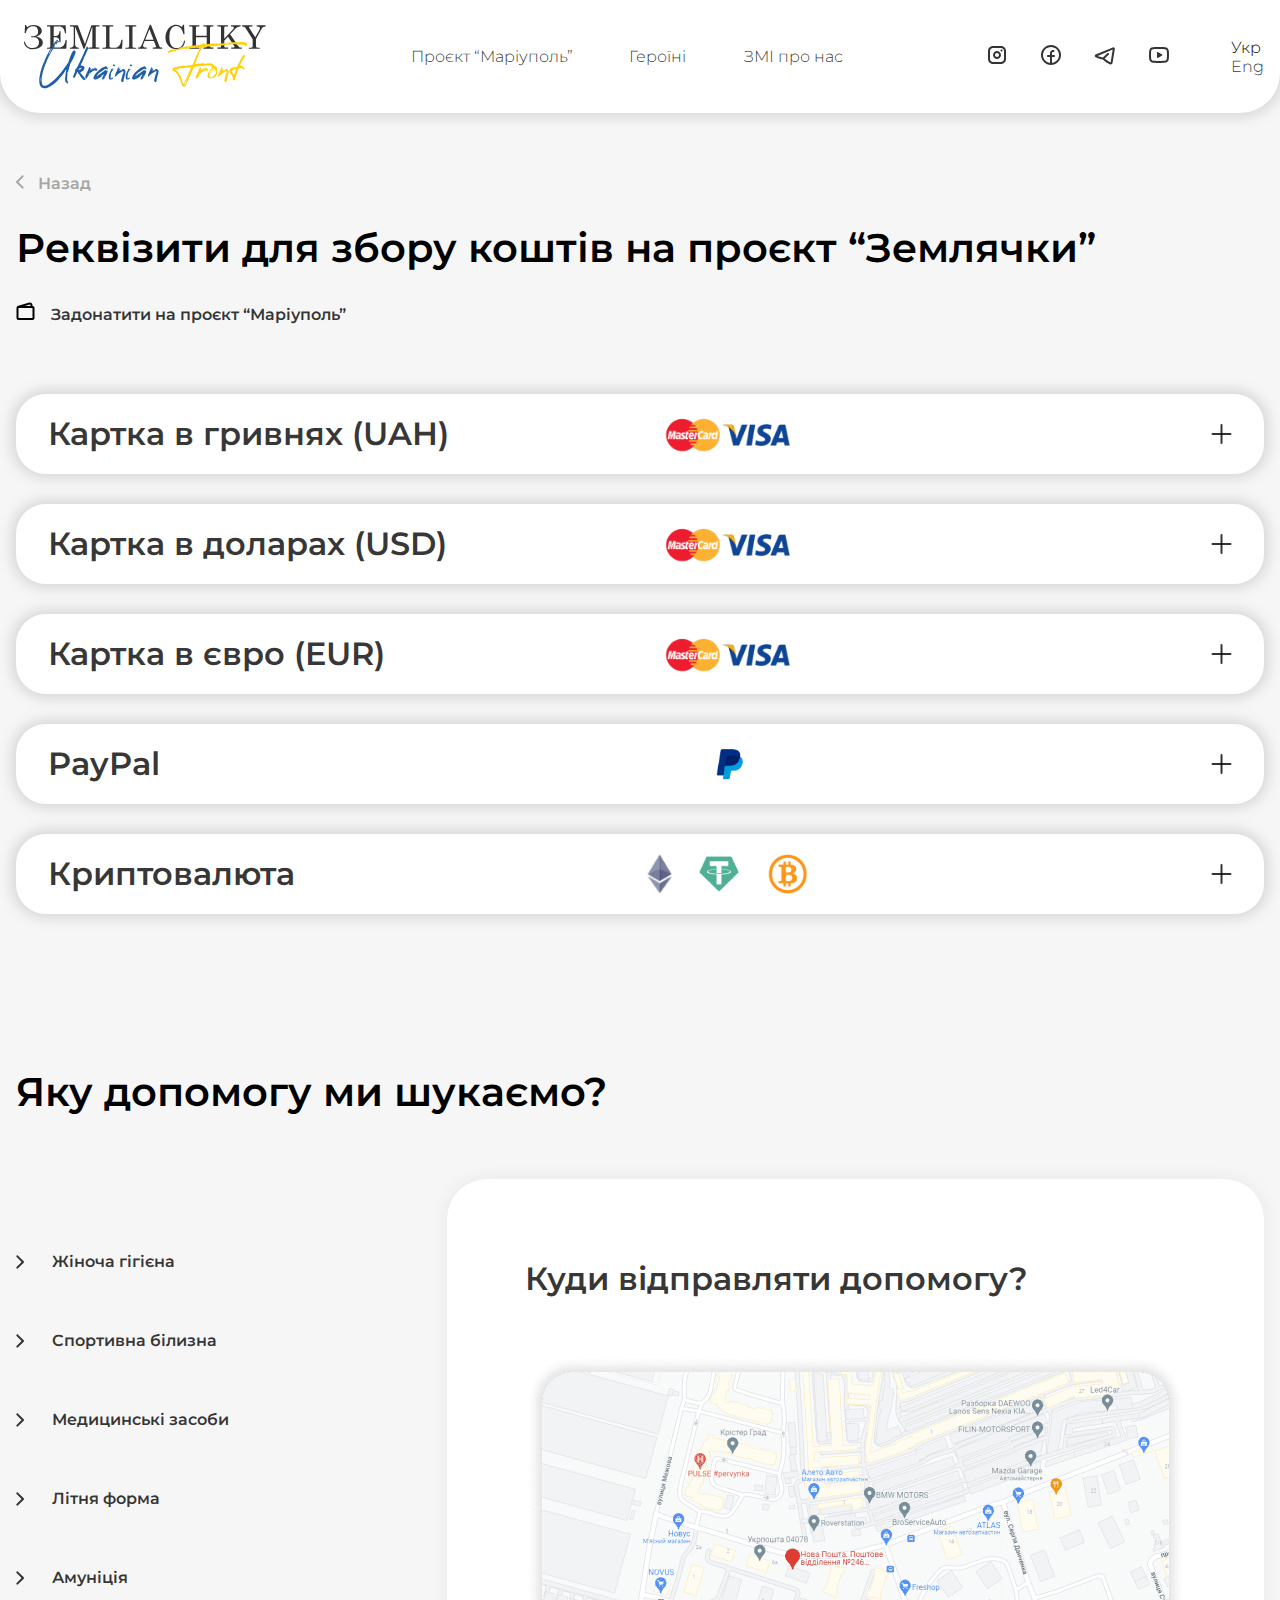
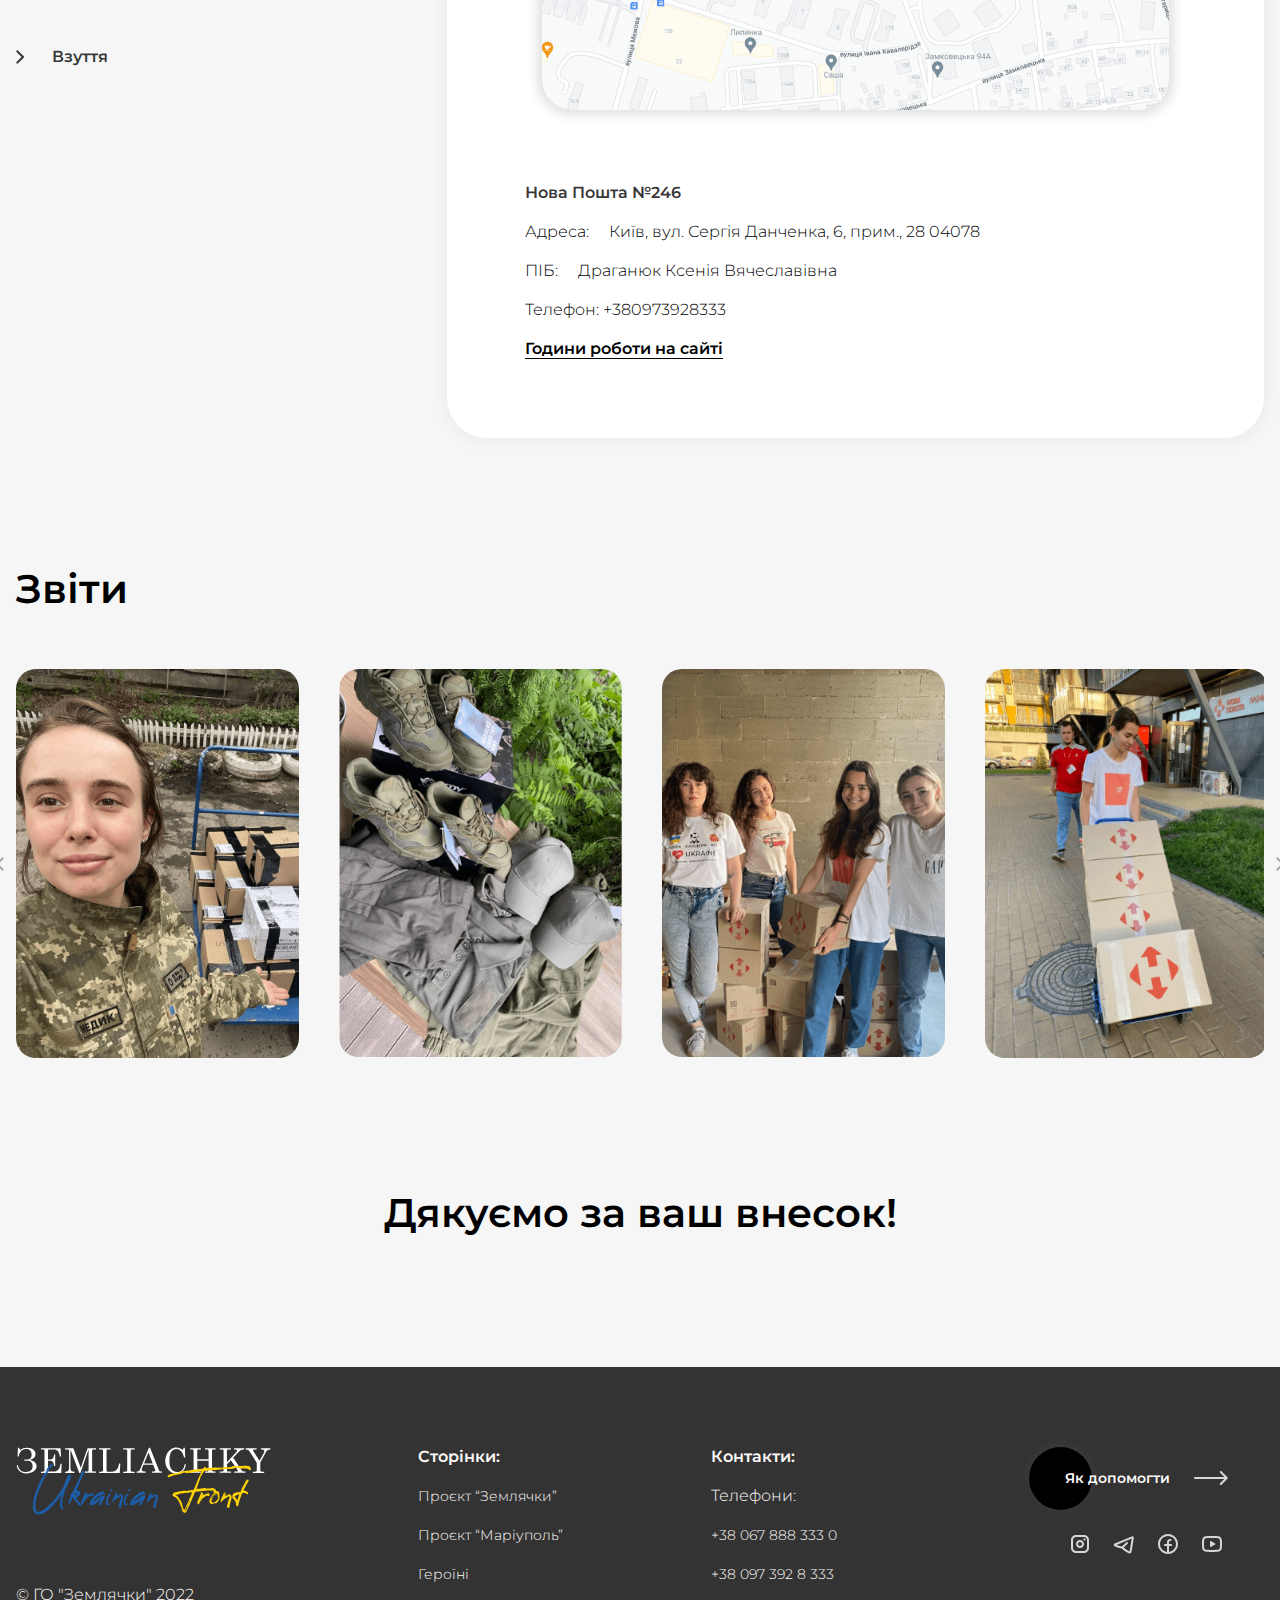
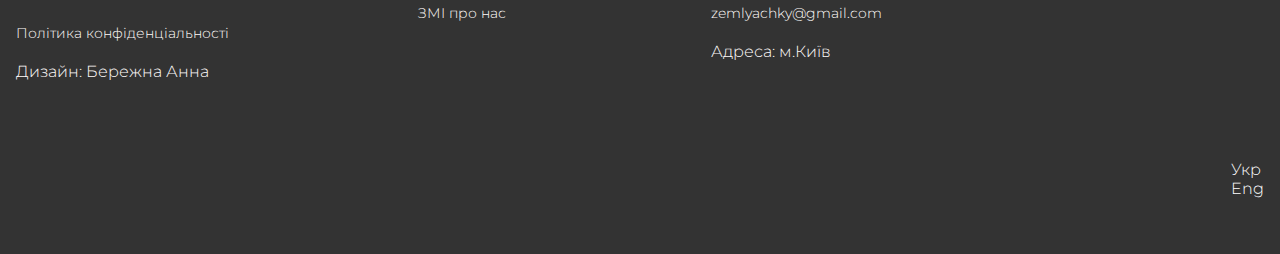
<file: templates/payment.html>
<!DOCTYPE html>
<html lang="uk">

<head>
    <meta charset="UTF-8">
    <meta http-equiv="X-UA-Compatible" content="IE=edge">
    <meta name="viewport" content="width=device-width, initial-scale=1.0">
    <title>Проєкт "Землячки"</title>
    <link rel="shortcut icon" href="../images/favicon.ico" type="image/x-icon" />
    <link rel="preconnect" href="https://fonts.googleapis.com">
    <link rel="preconnect" href="https://fonts.gstatic.com" crossorigin>
    <link href="https://fonts.googleapis.com/css2?family=Montserrat:wght@300;600&display=swap" rel="stylesheet">
    <link rel="stylesheet" href="../css/reset.css">
    <link rel="stylesheet" href="../css/slick.css">
    <link rel="stylesheet" href="../css/style.css">
</head>

<body>
    <div class="wrapper">
        <header class="header">
            <div class="container">
                <div class="header__inner">
                    <div class="header__logo-wrapper">
                        <a class="header__logo" href="../index.html">
                            <img src="../images/logo.svg" alt="Logo">
                        </a>
                        <button class="burger__btn">
                            <svg width="31" height="27" viewBox="0 0 30 27" fill="none"
                                xmlns="http://www.w3.org/2000/svg">
                                <rect width="31" height="3" rx="2" fill="black" />
                                <rect y="10" width="31" height="3" rx="2" fill="black" />
                                <rect y="20" width="31" height="3" rx="2" fill="black" />
                            </svg>
                        </button>
                    </div>
                    <nav class="menu">
                        <ul class="menu__list">
                            <li class="menu__list-item">
                                <a class="menu__list-link" href="../templates/mariupol.html">Проєкт
                                    “Маріуполь”</a>
                            </li>
                            <li class="menu__list-item">
                                <a class="menu__list-link" href="#">Героїні</a>
                            </li>
                            <li class="menu__list-item">
                                <a class="menu__list-link" href="#">ЗМІ про нас</a>
                            </li>
                        </ul>
                    </nav>
                    <div class="social-icons">
                        <ul class="social-icons__list">
                            <li class="social-icons__list-item">
                                <a class="social-icons__list-link" href="#">
                                    <svg width="24" height="25" viewBox="0 0 24 25" fill="none"
                                        xmlns="http://www.w3.org/2000/svg">
                                        <g clip-path="url(#clip0_1401_6696)">
                                            <path fill-rule="evenodd" clip-rule="evenodd"
                                                d="M16 3.95508C18.7614 3.95508 21 6.19366 21 8.95508V16.9551C21 19.7165 18.7614 21.9551 16 21.9551H8C5.23858 21.9551 3 19.7165 3 16.9551V8.95508C3 6.19366 5.23858 3.95508 8 3.95508H16ZM16 5.95508H8C6.34315 5.95508 5 7.29823 5 8.95508V16.9551C5 18.612 6.34315 19.9551 8 19.9551H16C17.6569 19.9551 19 18.612 19 16.9551V8.95508C19 7.29823 17.6569 5.95508 16 5.95508ZM12 8.95508C14.2091 8.95508 16 10.7459 16 12.9551C16 15.1642 14.2091 16.9551 12 16.9551C9.79086 16.9551 8 15.1642 8 12.9551C8 10.7459 9.79086 8.95508 12 8.95508ZM12 10.9551C10.8954 10.9551 10 11.8505 10 12.9551C10 14.0597 10.8954 14.9551 12 14.9551C13.1046 14.9551 14 14.0597 14 12.9551C14 11.8505 13.1046 10.9551 12 10.9551ZM16.5 7.45508C17.0523 7.45508 17.5 7.9028 17.5 8.45508C17.5 9.00736 17.0523 9.45508 16.5 9.45508C15.9477 9.45508 15.5 9.00736 15.5 8.45508C15.5 7.9028 15.9477 7.45508 16.5 7.45508Z"
                                                fill="black" fill-opacity="0.8" />
                                        </g>
                                        <defs>
                                            <clipPath id="clip0_1401_6696">
                                                <rect width="24" height="24" fill="white"
                                                    transform="translate(0 0.955078)" />
                                            </clipPath>
                                        </defs>
                                    </svg>
                                </a>
                            </li>
                            <li class="social-icons__list-item">
                                <a class="social-icons__list-link" href="#">
                                    <svg width="24" height="25" viewBox="0 0 24 25" fill="none"
                                        xmlns="http://www.w3.org/2000/svg">
                                        <g clip-path="url(#clip0_1401_6702)">
                                            <path fill-rule="evenodd" clip-rule="evenodd"
                                                d="M4 12.9551C4 8.5368 7.58172 4.95508 12 4.95508C16.4183 4.95508 20 8.5368 20 12.9551C20 17.0347 16.9463 20.4011 13 20.8932V14.9551H15C15.5523 14.9551 16 14.5074 16 13.9551C16 13.4028 15.5523 12.9551 15 12.9551H13V10.9551C13 10.4028 13.4477 9.95508 14 9.95508H14.5C15.0523 9.95508 15.5 9.50736 15.5 8.95508C15.5 8.4028 15.0523 7.95508 14.5 7.95508H14C12.3431 7.95508 11 9.29823 11 10.9551V12.9551H9C8.44772 12.9551 8 13.4028 8 13.9551C8 14.5074 8.44772 14.9551 9 14.9551H11V20.8932C7.05369 20.4011 4 17.0347 4 12.9551ZM12 22.9551C17.5228 22.9551 22 18.4779 22 12.9551C22 7.43223 17.5228 2.95508 12 2.95508C6.47715 2.95508 2 7.43223 2 12.9551C2 18.4779 6.47715 22.9551 12 22.9551Z"
                                                fill="black" fill-opacity="0.8" />
                                        </g>
                                        <defs>
                                            <clipPath id="clip0_1401_6702">
                                                <rect width="24" height="24" fill="white"
                                                    transform="translate(0 0.955078)" />
                                            </clipPath>
                                        </defs>
                                    </svg>
                                </a>
                            </li>
                            <li class="social-icons__list-item">
                                <a class="social-icons__list-link" href="#">
                                    <svg width="24" height="25" viewBox="0 0 24 25" fill="none"
                                        xmlns="http://www.w3.org/2000/svg">
                                        <path fill-rule="evenodd" clip-rule="evenodd"
                                            d="M21.8394 7.01147C22.0315 5.84678 20.8652 4.92685 19.7773 5.38492L2.67703 12.5851C1.48461 13.0871 1.42351 14.8109 2.67788 15.3309C3.60596 15.7156 5.02633 16.2797 6.45085 16.7494C7.61932 17.1346 8.8931 17.4922 9.91353 17.5934C10.1929 17.9276 10.5445 18.2486 10.9017 18.5423C11.4487 18.9922 12.1074 19.4563 12.7873 19.9006C14.1489 20.7903 15.6597 21.6416 16.678 22.1947C17.8949 22.8557 19.3517 22.0946 19.5705 20.7682L21.8394 7.01147ZM4.59485 13.9476L19.7186 7.57967L17.6009 20.42C16.6024 19.877 15.163 19.0638 13.8813 18.2264C13.2329 17.8026 12.6407 17.383 12.172 16.9976C12.0051 16.8603 11.8638 16.7353 11.7461 16.6234L15.7072 12.6622C16.0977 12.2717 16.0977 11.6385 15.7072 11.248C15.3167 10.8574 14.6835 10.8574 14.293 11.248L9.95476 15.5862C9.22132 15.4924 8.19888 15.2198 7.07709 14.85C6.21377 14.5653 5.34574 14.242 4.59485 13.9476Z"
                                            fill="black" fill-opacity="0.8" />
                                    </svg>
                                </a>
                            </li>
                            <li class="social-icons__list-item">
                                <a class="social-icons__list-link" href="#">
                                    <svg width="24" height="25" viewBox="0 0 24 25" fill="none"
                                        xmlns="http://www.w3.org/2000/svg">
                                        <g clip-path="url(#clip0_1401_6713)">
                                            <path
                                                d="M12 4.95508C12.8554 4.95508 13.7316 4.9775 14.5817 5.01285L15.5861 5.06086L16.5475 5.11765L17.4476 5.17956L18.2685 5.24295C20.1065 5.3921 21.5836 6.8145 21.7633 8.66617L21.8031 9.09071L21.8781 10.0007C21.9482 10.9439 22 11.9724 22 12.9551C22 13.9377 21.9482 14.9663 21.8781 15.9095L21.8031 16.8194C21.79 16.9647 21.7767 17.1065 21.7633 17.244C21.5836 19.0957 20.1065 20.5181 18.2685 20.6672L17.4476 20.7306L16.5475 20.7925L15.5861 20.8493L14.5817 20.8973C13.7316 20.9327 12.8554 20.9551 12 20.9551C11.1446 20.9551 10.2684 20.9327 9.41834 20.8973L8.41386 20.8493L7.45253 20.7925L6.5524 20.7306L5.7315 20.6672C3.89351 20.5181 2.4164 19.0957 2.23668 17.244L2.19692 16.8194L2.12192 15.9095C2.0518 14.9663 2 13.9377 2 12.9551C2 11.9724 2.0518 10.9439 2.12192 10.0007L2.19692 9.09071C2.21003 8.94541 2.22333 8.80369 2.23668 8.66617C2.4164 6.8145 3.89351 5.3921 5.7315 5.24295L6.5524 5.17956L7.45253 5.11765L8.41385 5.06086L9.41834 5.01285C10.2684 4.9775 11.1446 4.95508 12 4.95508ZM12 6.95508C11.1746 6.95508 10.3259 6.9768 9.49966 7.01119L8.52183 7.05795L7.5831 7.11339L6.70106 7.17403L5.89327 7.23639C5.00396 7.30856 4.31194 7.98757 4.22732 8.85938C4.11002 10.068 4 11.5732 4 12.9551C4 14.337 4.11002 15.8422 4.22732 17.0508C4.31194 17.9226 5.00396 18.6016 5.89327 18.6738L6.70106 18.7361L7.5831 18.7968L8.52183 18.8522L9.49966 18.899C10.3259 18.9334 11.1746 18.9551 12 18.9551C12.8253 18.9551 13.6741 18.9334 14.5003 18.899L15.4782 18.8522L16.4169 18.7968L17.2989 18.7361L18.1067 18.6738C18.996 18.6016 19.6881 17.9226 19.7727 17.0508C19.89 15.8422 20 14.337 20 12.9551C20 11.5732 19.89 10.068 19.7727 8.85938C19.6881 7.98757 18.996 7.30856 18.1067 7.23639L17.2989 7.17403L16.4169 7.11339L15.4782 7.05795L14.5003 7.01119C13.6741 6.9768 12.8253 6.95508 12 6.95508ZM10 10.5302C10 10.0991 10.4356 9.81891 10.8188 9.97123L10.9 10.0106L15.1 12.4355C15.4692 12.6486 15.4976 13.157 15.1852 13.4156L15.1 13.4747L10.9 15.8996C10.5267 16.1151 10.0662 15.878 10.0065 15.4699L10 15.38V10.5302Z"
                                                fill="black" fill-opacity="0.8" />
                                        </g>
                                        <defs>
                                            <clipPath id="clip0_1401_6713">
                                                <rect width="24" height="24" fill="white"
                                                    transform="translate(0 0.955078)" />
                                            </clipPath>
                                        </defs>
                                    </svg>
                                </a>
                            </li>
                        </ul>
                    </div>
                    <div class="language">
                        <button class="select-language">
                            Укр
                        </button>
                        <ul class="select-language__list">
                            <li class="select-language__list-item">Eng</li>
                        </ul>
                    </div>
                </div>
            </div>
        </header>
        <main class="main">
            <section class="accordion">
                <div class="container">
                    <div class="accordion__inner">
                        <a class="back__btn" href="#">
                            <span>
                                <svg width="8" height="14" viewBox="0 0 8 14" fill="none"
                                    xmlns="http://www.w3.org/2000/svg">
                                    <path fill-rule="evenodd" clip-rule="evenodd"
                                        d="M0.29289 7.7071C-0.09763 7.3166 -0.09763 6.6834 0.29289 6.2929L5.94977 0.636037C6.34027 0.245507 6.97347 0.245507 7.36397 0.636037C7.75447 1.02656 7.75447 1.65973 7.36397 2.05025L2.41417 7L7.36397 11.9497C7.75447 12.3403 7.75447 12.9734 7.36397 13.364C6.97347 13.7545 6.34027 13.7545 5.94977 13.364L0.29289 7.7071Z"
                                        fill="#A6A6A6" />
                                </svg>
                            </span>
                            Назад</a>
                        <h2 class="accordion__title">Реквізити для збору коштів на проєкт “Землячки”</h2>
                        <a class="payment-for-mariupol" href="#">
                            <span>
                                <svg width="19" height="18" viewBox="0 0 19 18" fill="none"
                                    xmlns="http://www.w3.org/2000/svg">
                                    <path fill-rule="evenodd" clip-rule="evenodd"
                                        d="M2.3132 3.72763L13.3132 0.584773C14.9102 0.128473 16.5 1.32763 16.5 2.98858V3.99999C17.6046 3.99999 18.5 4.89542 18.5 5.99999V16C18.5 17.1046 17.6046 18 16.5 18H2.5C1.39543 18 0.5 17.1046 0.5 16V5.99999C0.5 4.95543 1.33483 4.00716 2.3132 3.72763ZM13.8626 2.50782C14.182 2.41656 14.5 2.65639 14.5 2.98858V3.99999H8.6401L13.8626 2.50782ZM2.5 5.99999H16.5V16H2.5C2.5 13.0151 2.5 5.99999 2.5 5.99999Z"
                                        fill="black" />
                                </svg>
                            </span>
                            Задонатити на проєкт “Маріуполь”</a>
                        <div class="accordion__items">
                            <div class="accordion__item">
                                <div class="item__title">
                                    <div class="item__title-inner">
                                        <h3>Картка в гривнях (UAH)</h3>
                                        <div class="payments-img">
                                            <img src="../images/payments-visa.png" alt="Visa">
                                        </div>
                                    </div>
                                    <div class="img-cross">
                                        <svg width="21" height="20" viewBox="0 0 21 20" fill="none"
                                            xmlns="http://www.w3.org/2000/svg">
                                            <line x1="10.5" y1="1" x2="10.5" y2="19" stroke="black" stroke-opacity="0.8"
                                                stroke-width="2" stroke-linecap="round" />
                                            <line x1="1.5" y1="10" x2="19.5" y2="10" stroke="black" stroke-opacity="0.8"
                                                stroke-width="2" stroke-linecap="round" />
                                        </svg>
                                    </div>
                                </div>
                                <div class="item__content">
                                    <label class="bank">ПриватБанк</label>
                                    <p class="number"><span>5457 0822 2268 5591</span></p>
                                    <p><b>Отримувач платежу:</b><span>ГРОМАДСЬКА ОРГАНІЗАЦІЯ “ЗЕМЛЯЧКИ”</span></p>
                                    <p><b>МФО банку:</b><span>305299</span></p>
                                    <p><b>IBAN:</b><span>UA583220010000026000990000739</span></p>
                                    <p><b>Рахунок отримувача:</b><span>26208745581485</span></p>
                                    <p><b>РНОКПП отримувача:</b><span>3508106402</span></p>
                                    <p><b>Призначення платежу:</b><span>Поповнення рахунку ДРАГАНЮК КСЕНІЯ
                                            ВЯЧЕСЛАВІВНА</span>
                                    </p>
                                </div>
                            </div>
                            <div class="accordion__item">
                                <div class="item__title">
                                    <div class="item__title-inner">
                                        <h3>Картка в доларах (USD)</h3>
                                        <div class="payments-img">
                                            <img src="../images/payments-visa.png" alt="Visa">
                                        </div>
                                    </div>
                                    <div class="img-cross">
                                        <svg width="21" height="20" viewBox="0 0 21 20" fill="none"
                                            xmlns="http://www.w3.org/2000/svg">
                                            <line x1="10.5" y1="1" x2="10.5" y2="19" stroke="black" stroke-opacity="0.8"
                                                stroke-width="2" stroke-linecap="round" />
                                            <line x1="1.5" y1="10" x2="19.5" y2="10" stroke="black" stroke-opacity="0.8"
                                                stroke-width="2" stroke-linecap="round" />
                                        </svg>
                                    </div>
                                </div>
                                <div class="item__content">
                                    <label class="bank">ПриватБанк</label>
                                    <p class="number"><span>5457 0822 2268 5591</span></p>
                                    <p><b>BENEFICIARY (отримувач):</b><span>ГРОМАДСЬКА ОРГАНІЗАЦІЯ “ЗЕМЛЯЧКИ”</span></p>
                                    <p><b>IBAN:</b><span>UA223220010000026002990000737</span></p>
                                    <p><b>ACCOUNT (Рахунок отримувача):</b><span>26208745581485</span></p>
                                    <p><b>BANK OF BENEFICIARY (Банк отримувача):</b><span>JSC CB PRIVATBANK, 1D
                                            HRUSHEVSKOHO STR., KYIV, 01001, UKRAINE
                                            SWIFT CODE/BIC: PBANUA2X</span>
                                    </p>
                                    <p><b>CORRESPONDENT ACCOUNT (Рахунок банку
                                            отримувача в банку-кореспонденті):</b><span>0011000080</span>
                                    </p>
                                    <p><b>INTERMEDIARY BANK (Банк-корреспондент):</b><span>Поповнення рахунку ДРАГАНЮК
                                            КСЕНІЯ ВЯЧЕСЛАВІВНАJP MORGAN CHASE BANK
                                            SWIFT CODE/BIC: CHASUS33</span>
                                    </p>
                                </div>
                            </div>
                            <div class="accordion__item">
                                <div class="item__title">
                                    <div class="item__title-inner">
                                        <h3>Картка в євро (EUR)</h3>
                                        <div class="payments-img">
                                            <img src="../images/payments-visa.png" alt="Visa">
                                        </div>
                                    </div>
                                    <div class="img-cross">
                                        <svg width="21" height="20" viewBox="0 0 21 20" fill="none"
                                            xmlns="http://www.w3.org/2000/svg">
                                            <line x1="10.5" y1="1" x2="10.5" y2="19" stroke="black" stroke-opacity="0.8"
                                                stroke-width="2" stroke-linecap="round" />
                                            <line x1="1.5" y1="10" x2="19.5" y2="10" stroke="black" stroke-opacity="0.8"
                                                stroke-width="2" stroke-linecap="round" />
                                        </svg>
                                    </div>
                                </div>
                                <div class="item__content">
                                    <label class="bank">ПриватБанк</label>
                                    <p class="number"><span>5457 0822 2268 5591</span></p>
                                    <p><b>BENEFICIARY (отримувач):</b><span>DRAHANJUK KSENYJA, 04071, Ukraine,city
                                            Kyiv,street Lukianivska,building 69/71,flat 63</span>
                                    </p>
                                    <p><b>IBAN:</b><span>UA403220010000026001990000738</span></p>
                                    <p><b>ACCOUNT (Рахунок отримувача):</b><span>26208745581485</span></p>
                                    <p><b>BANK OF BENEFICIARY (Банк отримувача):</b><span>JSC CB PRIVATBANK, 1D
                                            HRUSHEVSKOHO STR., KYIV, 01001, UKRAINE
                                            SWIFT CODE/BIC: PBANUA2X</span>
                                    </p>
                                    <p><b>CORRESPONDENT ACCOUNT (Рахунок банку
                                            отримувача в банку-кореспонденті):</b><span>0011000080</span>
                                    </p>
                                    <p><b>INTERMEDIARY BANK (Банк-корреспондент):</b><span>Поповнення рахунку ДРАГАНЮК
                                            КСЕНІЯ ВЯЧЕСЛАВІВНАJP MORGAN CHASE BANK
                                            SWIFT CODE/BIC: CHASUS33</span>
                                    </p>
                                </div>
                            </div>
                            <div class="accordion__item">
                                <div class="item__title">
                                    <div class="item__title-inner">
                                        <h3>PayPal</h3>
                                        <div class="payments-img">
                                            <img src="../images/paypal-img.png" alt="Paypal">
                                        </div>
                                    </div>
                                    <div class="img-cross">
                                        <svg width="21" height="20" viewBox="0 0 21 20" fill="none"
                                            xmlns="http://www.w3.org/2000/svg">
                                            <line x1="10.5" y1="1" x2="10.5" y2="19" stroke="black" stroke-opacity="0.8"
                                                stroke-width="2" stroke-linecap="round" />
                                            <line x1="1.5" y1="10" x2="19.5" y2="10" stroke="black" stroke-opacity="0.8"
                                                stroke-width="2" stroke-linecap="round" />
                                        </svg>
                                    </div>
                                </div>
                                <div class="item__content">
                                    <label class="bank">ПриватБанк</label>
                                    <p class="number"><span>5457 0822 2268 5591</span></p>
                                    <p><b>BENEFICIARY (отримувач):</b><span>DRAHANJUK KSENYJA, 04071, Ukraine,city
                                            Kyiv,street Lukianivska,building 69/71,flat 63</span>
                                    </p>
                                    <p><b>IBAN:</b><span>UA403220010000026001990000738</span></p>
                                    <p><b>ACCOUNT (Рахунок отримувача):</b><span>26208745581485</span></p>
                                    <p><b>BANK OF BENEFICIARY (Банк отримувача):</b><span>JSC CB PRIVATBANK, 1D
                                            HRUSHEVSKOHO STR., KYIV, 01001, UKRAINE
                                            SWIFT CODE/BIC: PBANUA2X</span>
                                    </p>
                                    <p><b>CORRESPONDENT ACCOUNT (Рахунок банку
                                            отримувача в банку-кореспонденті):</b><span>0011000080</span>
                                    </p>
                                    <p><b>INTERMEDIARY BANK (Банк-корреспондент):</b><span>Поповнення рахунку ДРАГАНЮК
                                            КСЕНІЯ ВЯЧЕСЛАВІВНАJP MORGAN CHASE BANK
                                            SWIFT CODE/BIC: CHASUS33</span>
                                    </p>
                                </div>
                            </div>
                            <div class="accordion__item">
                                <div class="item__title">
                                    <div class="item__title-inner">
                                        <h3>Криптовалюта</h3>
                                        <div class="payments-img">
                                            <img src="../images/ethereum.png" alt="Paypal">
                                            <img src="../images/titan.png" alt="Paypal">
                                            <img src="../images/bitcoin.png" alt="Paypal">
                                        </div>
                                    </div>
                                    <div class="img-cross">
                                        <svg width="21" height="20" viewBox="0 0 21 20" fill="none"
                                            xmlns="http://www.w3.org/2000/svg">
                                            <line x1="10.5" y1="1" x2="10.5" y2="19" stroke="black" stroke-opacity="0.8"
                                                stroke-width="2" stroke-linecap="round" />
                                            <line x1="1.5" y1="10" x2="19.5" y2="10" stroke="black" stroke-opacity="0.8"
                                                stroke-width="2" stroke-linecap="round" />
                                        </svg>
                                    </div>
                                </div>
                                <div class="item__content">
                                    <label class="bank">ПриватБанк</label>
                                    <p class="number"><span>5457 0822 2268 5591</span></p>
                                    <p><b>BENEFICIARY (отримувач):</b><span>DRAHANJUK KSENYJA, 04071, Ukraine,city
                                            Kyiv,street Lukianivska,building 69/71,flat 63</span>
                                    </p>
                                    <p><b>IBAN:</b><span>UA403220010000026001990000738</span></p>
                                    <p><b>ACCOUNT (Рахунок отримувача):</b><span>26208745581485</span></p>
                                    <p><b>BANK OF BENEFICIARY (Банк отримувача):</b><span>JSC CB PRIVATBANK, 1D
                                            HRUSHEVSKOHO STR., KYIV, 01001, UKRAINE
                                            SWIFT CODE/BIC: PBANUA2X</span>
                                    </p>
                                    <p><b>CORRESPONDENT ACCOUNT (Рахунок банку
                                            отримувача в банку-кореспонденті):</b><span>0011000080</span>
                                    </p>
                                    <p><b>INTERMEDIARY BANK (Банк-корреспондент):</b><span>Поповнення рахунку ДРАГАНЮК
                                            КСЕНІЯ ВЯЧЕСЛАВІВНАJP MORGAN CHASE BANK
                                            SWIFT CODE/BIC: CHASUS33</span>
                                    </p>
                                </div>
                            </div>
                        </div>
                    </div>
                </div>
            </section>
            <section class="help">
                <div class="container">
                    <h2 class="help__title">Яку допомогу ми шукаємо?</h2>
                    <div class="help__inner">
                        <div class="help__list">
                            <button class="help__list-item">Жіноча гігієна</button>
                            <div class="item__sub-list">
                                <p class="item__sub-list-element">Ватні палички</p>
                                <p class="item__sub-list-element">Дезодоранти</p>
                                <p class="item__sub-list-element">Засоби для вмивання</p>
                                <p class="item__sub-list-element">Станки для бриття</p>
                                <p class="item__sub-list-element">Сухі серветки (малі пакуночки)</p>
                                <p class="item__sub-list-element">Креми</p>
                                <p class="item__sub-list-element">Щоденні прокладки</p>
                                <p class="item__sub-list-element">Гігієнічні помади</p>
                                <p class="item__sub-list-element">Захисні креми від сонця (SPF)</p>
                            </div>
                            <button class="help__list-item">Спортивна білизна</button>
                            <div class="item__sub-list">
                                <p class="item__sub-list-element">Ватні палички</p>
                                <p class="item__sub-list-element">Дезодоранти</p>
                                <p class="item__sub-list-element">Засоби для вмивання</p>
                                <p class="item__sub-list-element">Станки для бриття</p>
                                <p class="item__sub-list-element">Сухі серветки (малі пакуночки)</p>
                                <p class="item__sub-list-element">Креми</p>
                                <p class="item__sub-list-element">Щоденні прокладки</p>
                                <p class="item__sub-list-element">Гігієнічні помади</p>
                                <p class="item__sub-list-element">Захисні креми від сонця (SPF)</p>
                            </div>
                            <button class="help__list-item">Медицинські засоби</button>
                            <div class="item__sub-list">
                                <p class="item__sub-list-element">Ватні палички</p>
                                <p class="item__sub-list-element">Дезодоранти</p>
                                <p class="item__sub-list-element">Засоби для вмивання</p>
                                <p class="item__sub-list-element">Станки для бриття</p>
                                <p class="item__sub-list-element">Сухі серветки (малі пакуночки)</p>
                                <p class="item__sub-list-element">Креми</p>
                                <p class="item__sub-list-element">Щоденні прокладки</p>
                                <p class="item__sub-list-element">Гігієнічні помади</p>
                                <p class="item__sub-list-element">Захисні креми від сонця (SPF)</p>
                            </div>
                            <button class="help__list-item">Літня форма</button>
                            <div class="item__sub-list">
                                <p class="item__sub-list-element">Ватні палички</p>
                                <p class="item__sub-list-element">Дезодоранти</p>
                                <p class="item__sub-list-element">Засоби для вмивання</p>
                                <p class="item__sub-list-element">Станки для бриття</p>
                                <p class="item__sub-list-element">Сухі серветки (малі пакуночки)</p>
                                <p class="item__sub-list-element">Креми</p>
                                <p class="item__sub-list-element">Щоденні прокладки</p>
                                <p class="item__sub-list-element">Гігієнічні помади</p>
                                <p class="item__sub-list-element">Захисні креми від сонця (SPF)</p>
                            </div>
                            <button class="help__list-item">Амуніція</button>
                            <div class="item__sub-list">
                                <p class="item__sub-list-element">Ватні палички</p>
                                <p class="item__sub-list-element">Дезодоранти</p>
                                <p class="item__sub-list-element">Засоби для вмивання</p>
                                <p class="item__sub-list-element">Станки для бриття</p>
                                <p class="item__sub-list-element">Сухі серветки (малі пакуночки)</p>
                                <p class="item__sub-list-element">Креми</p>
                                <p class="item__sub-list-element">Щоденні прокладки</p>
                                <p class="item__sub-list-element">Гігієнічні помади</p>
                                <p class="item__sub-list-element">Захисні креми від сонця (SPF)</p>
                            </div>
                            <button class="help__list-item">Взуття</button>
                            <div class="item__sub-list">
                                <p class="item__sub-list-element">Ватні палички</p>
                                <p class="item__sub-list-element">Дезодоранти</p>
                                <p class="item__sub-list-element">Засоби для вмивання</p>
                                <p class="item__sub-list-element">Станки для бриття</p>
                                <p class="item__sub-list-element">Сухі серветки (малі пакуночки)</p>
                                <p class="item__sub-list-element">Креми</p>
                                <p class="item__sub-list-element">Щоденні прокладки</p>
                                <p class="item__sub-list-element">Гігієнічні помади</p>
                                <p class="item__sub-list-element">Захисні креми від сонця (SPF)</p>
                            </div>
                        </div>
                    </div>
                </div>
                <div class="help__address">
                    <div class="container">
                        <h3 class="address__title">Куди відправляти допомогу?</h3>
                        <img src="../images/address-map.png" alt="Map">
                        <div class="address__text">
                            <b>Нова Пошта №246</b>
                            <p><span>Адреса:</span>Київ, вул. Сергія Данченка, 6, прим., 28 04078</p>
                            <p><span>ПІБ:</span>Драганюк Ксенія Вячеславівна</p>
                            <p>Телефон:
                                <a href="tel:+380973928333">+380973928333</a>
                            </p>
                            <a class="hours-work" href="#">Години роботи на сайті</a>
                        </div>
                    </div>
                </div>
            </section>
            <section class="reports">
                <div class="container">
                    <div class="reports__inner">
                        <h2 class="reports__title">Звіти</h2>
                        <div class="reports__slider">
                            <div class="reports__slider-item">
                                <img data-lazy="../images/reports-img-1.png" src="" alt="">
                            </div>
                            <div class="reports__slider-item">
                                <img data-lazy="../images/reports-img-2.png" src="" alt="">
                            </div>
                            <div class="reports__slider-item">
                                <img data-lazy="../images/reports-img-3.png" src="" alt="">
                            </div>
                            <div class="reports__slider-item">
                                <img data-lazy="../images/reports-img-4.png" src="" alt="">
                            </div>
                            <div class="reports__slider-item">
                                <img data-lazy="../images/reports-img-1.png" src="" alt="">
                            </div>
                            <div class="reports__slider-item">
                                <img data-lazy="../images/reports-img-2.png" src="" alt="">
                            </div>
                            <div class="reports__slider-item">
                                <img data-lazy="../images/reports-img-3.png" src="" alt="">
                            </div>
                            <div class="reports__slider-item">
                                <img data-lazy="../images/reports-img-4.png" src="" alt="">
                            </div>
                        </div>
                        <h2 class="reports-bottom__title">Дякуємо за ваш внесок!</h2>
                    </div>
                </div>
            </section>
        </main>
        <footer class="footer">
            <div class="container">
                <div class="footer__inner">
                    <div class="footer__info">
                        <a class="footer__logo" href="../index.html">
                            <img src="../images/footer-logo.svg" alt="Logo">
                        </a>
                        <div class="footer__copyright-wrapper">
                            <p class="footer__copyright">© ГО "Землячки" 2022</p>
                            <a class="footer__privacy-policy" href="privacy-policy.html">Політика конфіденціальності</a>
                            <p class="footer__copyright-author">Дизайн: Бережна Анна</p>
                        </div>
                    </div>
                    <div class="footer__nav">
                        <h6 class="footer__nav-title">Сторінки:</h6>
                        <nav class="footer__nav">
                            <ul class="footer__nav-list">
                                <li class="footer__nav-list-item">
                                    <a class="footer__nav-list-link" href="#">Проєкт “Землячки”</a>
                                </li>
                                <li class="footer__nav-list-item">
                                    <a class="footer__nav-list-link" href="../templates/mariupol.html">Проєкт
                                        “Маріуполь”</a>
                                </li>
                                <li class="footer__nav-list-item">
                                    <a class="footer__nav-list-link" href="#">Героїні</a>
                                </li>
                                <li class="footer__nav-list-item">
                                    <a class="footer__nav-list-link" href="#">ЗМІ про нас</a>
                                </li>
                            </ul>
                        </nav>
                    </div>
                    <div class="footer__contacts">
                        <h6 class="footer__contacts-title">Контакти:</h6>
                        <ul class="footer__contacts-list">
                            <li class="footer__contacts-list-item">
                                Телефони:
                            </li>
                            <li class="footer__contacts-list-item">
                                <a href="tel:+380678883330" class="footer__contacts-list-link">
                                    +38 067 888 333 0
                                </a>
                            </li>
                            <li class="footer__contacts-list-item">
                                <a href="tel:+380973928333" class="footer__contacts-list-link">
                                    +38 097 392 8 333
                                </a>
                            </li>
                            <li class="footer__contacts-list-item">
                                <a href="mailto:zemlyachky@gmail.com" class="footer__contacts-list-link">
                                    zemlyachky@gmail.com
                                </a>
                            </li>
                            <li class="footer__contacts-list-item">Адреса: м.Київ</li>
                        </ul>
                    </div>
                    <div class="footer__social">
                        <a class="footer__help-btn" href="../templates/payment.html">Як допомогти
                            <span>
                                <svg width="34" height="14" viewBox="0 0 34 14" fill="none"
                                    xmlns="http://www.w3.org/2000/svg">
                                    <path d="M1 7L32.75 7M32.75 7L26.75 1M32.75 7L26.75 13" stroke="white"
                                        stroke-opacity="0.8" stroke-width="2" stroke-linecap="round"
                                        stroke-linejoin="round" />
                                </svg>
                            </span>
                        </a>
                        <ul class="footer__social-icons">
                            <li class="social-icon">
                                <a class="social-icon__link" href="#">
                                    <svg width="24" height="25" viewBox="0 0 24 25" fill="none"
                                        xmlns="http://www.w3.org/2000/svg">
                                        <g clip-path="url(#clip0_1401_6696)">
                                            <path fill-rule="evenodd" clip-rule="evenodd"
                                                d="M16 3.95508C18.7614 3.95508 21 6.19366 21 8.95508V16.9551C21 19.7165 18.7614 21.9551 16 21.9551H8C5.23858 21.9551 3 19.7165 3 16.9551V8.95508C3 6.19366 5.23858 3.95508 8 3.95508H16ZM16 5.95508H8C6.34315 5.95508 5 7.29823 5 8.95508V16.9551C5 18.612 6.34315 19.9551 8 19.9551H16C17.6569 19.9551 19 18.612 19 16.9551V8.95508C19 7.29823 17.6569 5.95508 16 5.95508ZM12 8.95508C14.2091 8.95508 16 10.7459 16 12.9551C16 15.1642 14.2091 16.9551 12 16.9551C9.79086 16.9551 8 15.1642 8 12.9551C8 10.7459 9.79086 8.95508 12 8.95508ZM12 10.9551C10.8954 10.9551 10 11.8505 10 12.9551C10 14.0597 10.8954 14.9551 12 14.9551C13.1046 14.9551 14 14.0597 14 12.9551C14 11.8505 13.1046 10.9551 12 10.9551ZM16.5 7.45508C17.0523 7.45508 17.5 7.9028 17.5 8.45508C17.5 9.00736 17.0523 9.45508 16.5 9.45508C15.9477 9.45508 15.5 9.00736 15.5 8.45508C15.5 7.9028 15.9477 7.45508 16.5 7.45508Z"
                                                fill="white" fill-opacity="0.8" />
                                        </g>
                                        <defs>
                                            <clipPath id="clip0_1401_6696">
                                                <rect width="24" height="24" fill="white"
                                                    transform="translate(0 0.955078)" />
                                            </clipPath>
                                        </defs>
                                    </svg>
                                </a>
                            </li>
                            <li class="social-icon">
                                <a class="social-icon__link" href="#">
                                    <svg width="24" height="25" viewBox="0 0 24 25" fill="none"
                                        xmlns="http://www.w3.org/2000/svg">
                                        <path fill-rule="evenodd" clip-rule="evenodd"
                                            d="M21.8394 7.01147C22.0315 5.84678 20.8652 4.92685 19.7773 5.38492L2.67703 12.5851C1.48461 13.0871 1.42351 14.8109 2.67788 15.3309C3.60596 15.7156 5.02633 16.2797 6.45085 16.7494C7.61932 17.1346 8.8931 17.4922 9.91353 17.5934C10.1929 17.9276 10.5445 18.2486 10.9017 18.5423C11.4487 18.9922 12.1074 19.4563 12.7873 19.9006C14.1489 20.7903 15.6597 21.6416 16.678 22.1947C17.8949 22.8557 19.3517 22.0946 19.5705 20.7682L21.8394 7.01147ZM4.59485 13.9476L19.7186 7.57967L17.6009 20.42C16.6024 19.877 15.163 19.0638 13.8813 18.2264C13.2329 17.8026 12.6407 17.383 12.172 16.9976C12.0051 16.8603 11.8638 16.7353 11.7461 16.6234L15.7072 12.6622C16.0977 12.2717 16.0977 11.6385 15.7072 11.248C15.3167 10.8574 14.6835 10.8574 14.293 11.248L9.95476 15.5862C9.22132 15.4924 8.19888 15.2198 7.07709 14.85C6.21377 14.5653 5.34574 14.242 4.59485 13.9476Z"
                                            fill="white" fill-opacity="0.8" />
                                    </svg>
                                </a>
                            </li>
                            <li class="social-icon">
                                <a class="social-icon__link" href="#">
                                    <svg width="24" height="25" viewBox="0 0 24 25" fill="none"
                                        xmlns="http://www.w3.org/2000/svg">
                                        <g clip-path="url(#clip0_1401_6702)">
                                            <path fill-rule="evenodd" clip-rule="evenodd"
                                                d="M4 12.9551C4 8.5368 7.58172 4.95508 12 4.95508C16.4183 4.95508 20 8.5368 20 12.9551C20 17.0347 16.9463 20.4011 13 20.8932V14.9551H15C15.5523 14.9551 16 14.5074 16 13.9551C16 13.4028 15.5523 12.9551 15 12.9551H13V10.9551C13 10.4028 13.4477 9.95508 14 9.95508H14.5C15.0523 9.95508 15.5 9.50736 15.5 8.95508C15.5 8.4028 15.0523 7.95508 14.5 7.95508H14C12.3431 7.95508 11 9.29823 11 10.9551V12.9551H9C8.44772 12.9551 8 13.4028 8 13.9551C8 14.5074 8.44772 14.9551 9 14.9551H11V20.8932C7.05369 20.4011 4 17.0347 4 12.9551ZM12 22.9551C17.5228 22.9551 22 18.4779 22 12.9551C22 7.43223 17.5228 2.95508 12 2.95508C6.47715 2.95508 2 7.43223 2 12.9551C2 18.4779 6.47715 22.9551 12 22.9551Z"
                                                fill="white" fill-opacity="0.8" />
                                        </g>
                                        <defs>
                                            <clipPath id="clip0_1401_6702">
                                                <rect width="24" height="24" fill="white"
                                                    transform="translate(0 0.955078)" />
                                            </clipPath>
                                        </defs>
                                    </svg>
                                </a>
                            </li>
                            <li class="social-icon">
                                <a class="social-icon__link" href="#">
                                    <svg width="24" height="25" viewBox="0 0 24 25" fill="none"
                                        xmlns="http://www.w3.org/2000/svg">
                                        <g clip-path="url(#clip0_1401_6713)">
                                            <path
                                                d="M12 4.95508C12.8554 4.95508 13.7316 4.9775 14.5817 5.01285L15.5861 5.06086L16.5475 5.11765L17.4476 5.17956L18.2685 5.24295C20.1065 5.3921 21.5836 6.8145 21.7633 8.66617L21.8031 9.09071L21.8781 10.0007C21.9482 10.9439 22 11.9724 22 12.9551C22 13.9377 21.9482 14.9663 21.8781 15.9095L21.8031 16.8194C21.79 16.9647 21.7767 17.1065 21.7633 17.244C21.5836 19.0957 20.1065 20.5181 18.2685 20.6672L17.4476 20.7306L16.5475 20.7925L15.5861 20.8493L14.5817 20.8973C13.7316 20.9327 12.8554 20.9551 12 20.9551C11.1446 20.9551 10.2684 20.9327 9.41834 20.8973L8.41386 20.8493L7.45253 20.7925L6.5524 20.7306L5.7315 20.6672C3.89351 20.5181 2.4164 19.0957 2.23668 17.244L2.19692 16.8194L2.12192 15.9095C2.0518 14.9663 2 13.9377 2 12.9551C2 11.9724 2.0518 10.9439 2.12192 10.0007L2.19692 9.09071C2.21003 8.94541 2.22333 8.80369 2.23668 8.66617C2.4164 6.8145 3.89351 5.3921 5.7315 5.24295L6.5524 5.17956L7.45253 5.11765L8.41385 5.06086L9.41834 5.01285C10.2684 4.9775 11.1446 4.95508 12 4.95508ZM12 6.95508C11.1746 6.95508 10.3259 6.9768 9.49966 7.01119L8.52183 7.05795L7.5831 7.11339L6.70106 7.17403L5.89327 7.23639C5.00396 7.30856 4.31194 7.98757 4.22732 8.85938C4.11002 10.068 4 11.5732 4 12.9551C4 14.337 4.11002 15.8422 4.22732 17.0508C4.31194 17.9226 5.00396 18.6016 5.89327 18.6738L6.70106 18.7361L7.5831 18.7968L8.52183 18.8522L9.49966 18.899C10.3259 18.9334 11.1746 18.9551 12 18.9551C12.8253 18.9551 13.6741 18.9334 14.5003 18.899L15.4782 18.8522L16.4169 18.7968L17.2989 18.7361L18.1067 18.6738C18.996 18.6016 19.6881 17.9226 19.7727 17.0508C19.89 15.8422 20 14.337 20 12.9551C20 11.5732 19.89 10.068 19.7727 8.85938C19.6881 7.98757 18.996 7.30856 18.1067 7.23639L17.2989 7.17403L16.4169 7.11339L15.4782 7.05795L14.5003 7.01119C13.6741 6.9768 12.8253 6.95508 12 6.95508ZM10 10.5302C10 10.0991 10.4356 9.81891 10.8188 9.97123L10.9 10.0106L15.1 12.4355C15.4692 12.6486 15.4976 13.157 15.1852 13.4156L15.1 13.4747L10.9 15.8996C10.5267 16.1151 10.0662 15.878 10.0065 15.4699L10 15.38V10.5302Z"
                                                fill="white" fill-opacity="0.8" />
                                        </g>
                                        <defs>
                                            <clipPath id="clip0_1401_6713">
                                                <rect width="24" height="24" fill="white"
                                                    transform="translate(0 0.955078)" />
                                            </clipPath>
                                        </defs>
                                    </svg>
                                </a>
                            </li>
                        </ul>
                    </div>
                </div>
                <div class="footer__bottom">
                    <div class="scroll-top__btn">
                        <svg width="35" height="14" viewBox="0 0 35 14" fill="none" xmlns="http://www.w3.org/2000/svg">
                            <path d="M1.75 7L33.5 7M33.5 7L27.5 1M33.5 7L27.5 13" stroke="black" stroke-opacity="0.8"
                                stroke-width="2" stroke-linecap="round" stroke-linejoin="round" />
                        </svg>
                    </div>
                    <div class="language">
                        <button class="select-language">
                            Укр
                        </button>
                        <ul class="select-language__list">
                            <li class="select-language__list-item">Eng</li>
                        </ul>
                    </div>
                </div>
            </div>
        </footer>
        <div class="my-popup">
            <p>Текст скопійованно</p>
        </div>
    </div>

    <script src="https://ajax.googleapis.com/ajax/libs/jquery/3.6.4/jquery.min.js"></script>
    <script src="../js/slick.min.js"></script>
    <script src="../js/main.js"></script>
</body>

</html>
</file>
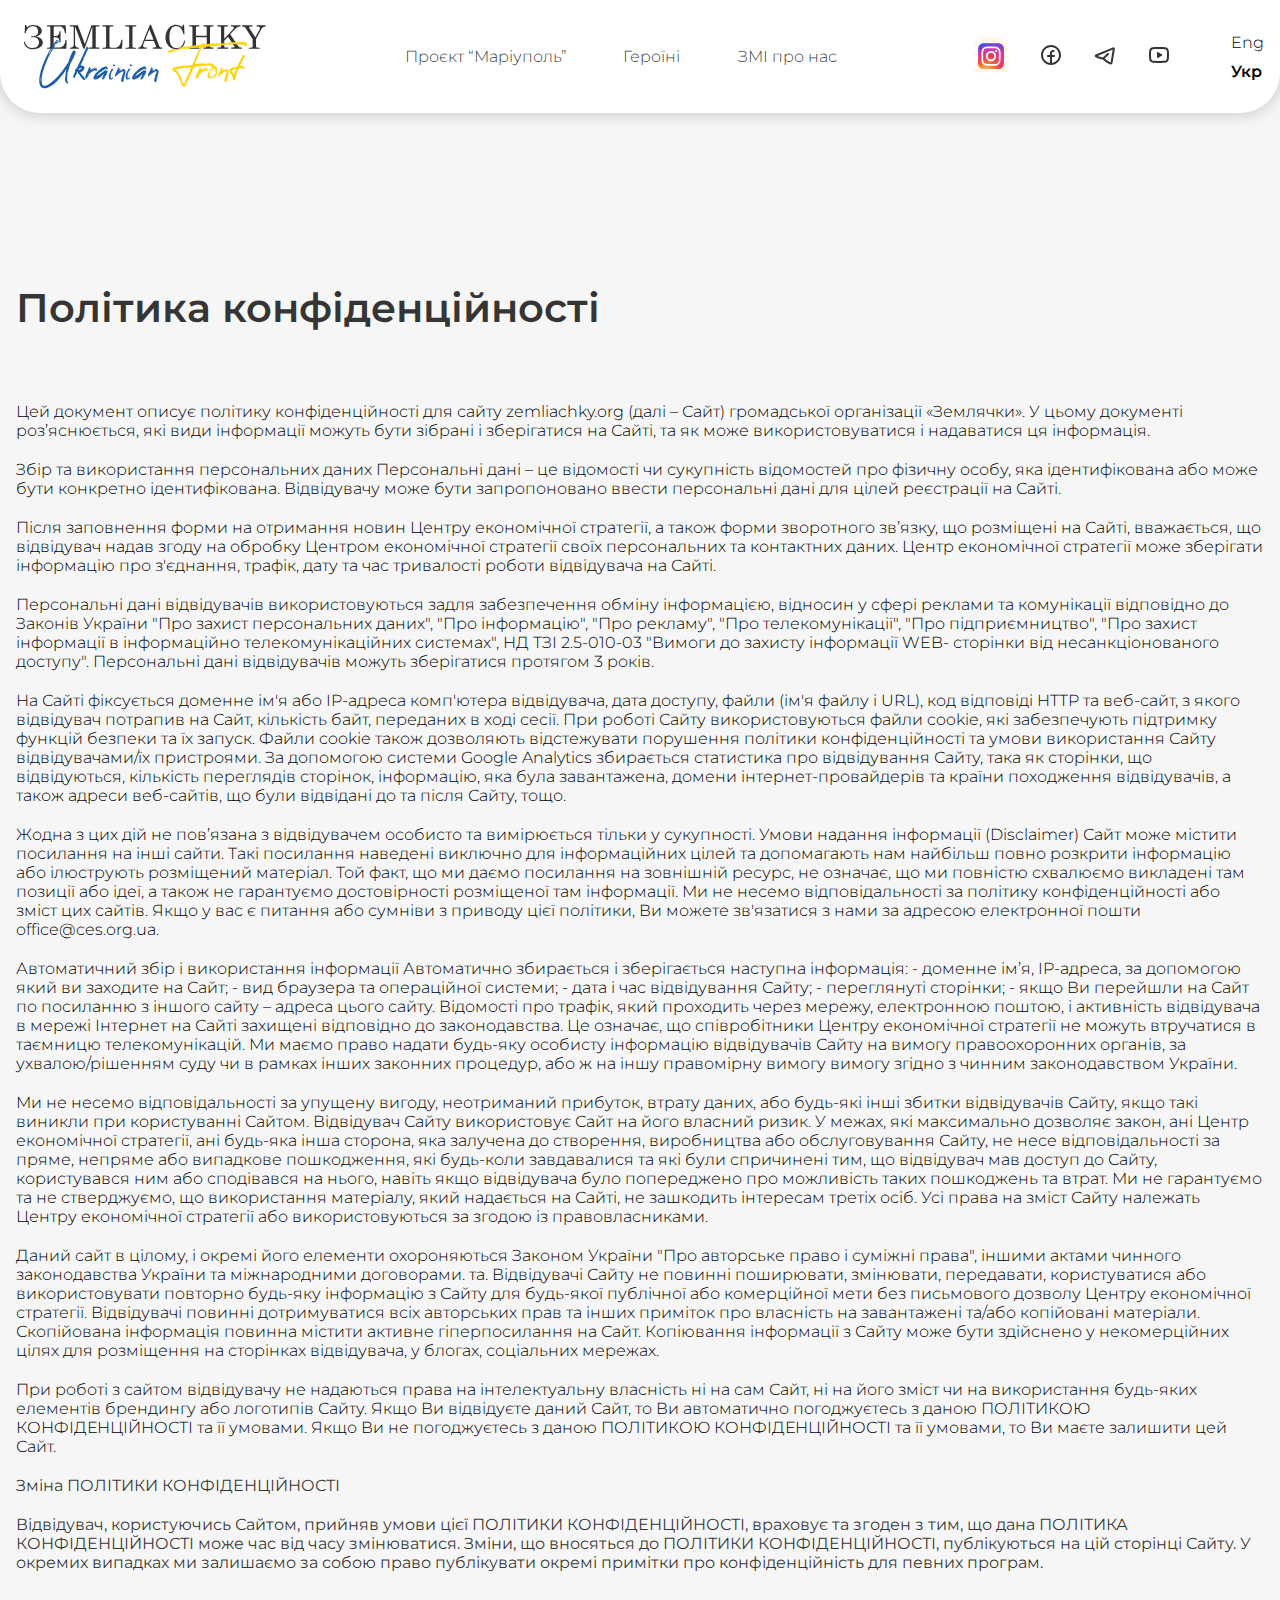
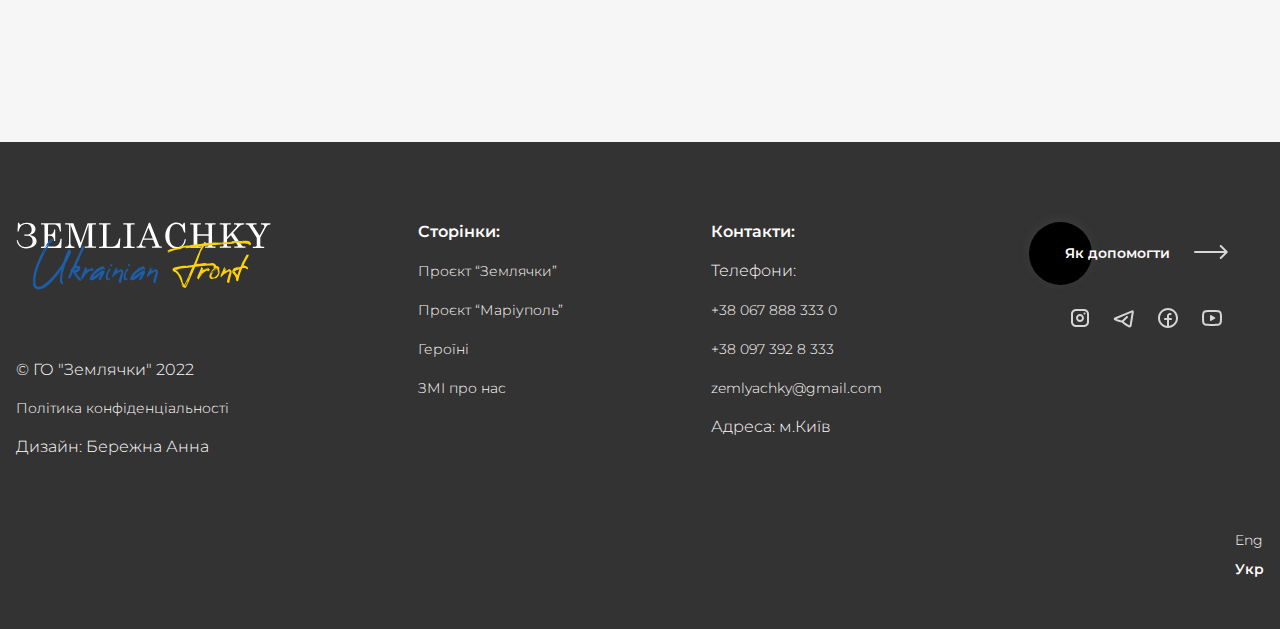
<file: templates/privacy-policy.html>
<!DOCTYPE html>
<html lang="uk">

<head>
  <meta charset="UTF-8" />
  <meta http-equiv="X-UA-Compatible" content="IE=edge" />
  <meta name="viewport" content="width=device-width, initial-scale=1.0" />
  <title>Privacy policy</title>
  <link rel="shortcut icon" href="../images/favicon.ico" type="image/x-icon" />
  <link rel="preconnect" href="https://fonts.googleapis.com" />
  <link rel="preconnect" href="https://fonts.gstatic.com" crossorigin />
  <link href="https://fonts.googleapis.com/css2?family=Montserrat:wght@300;600&display=swap" rel="stylesheet" />
  <link rel="stylesheet" href="../css/reset.css" />
  <link rel="stylesheet" href="../css/slick.css" />
  <link rel="stylesheet" href="../css/style.css" />
</head>

<body>
  <div class="wrapper">
    <header class="header">
      <div class="container">
          <div class="header__inner">
              <div class="header__logo-wrapper">
                  <a class="header__logo" href="../index.html">
                      <img src="../images/logo.svg" alt="Logo">
                  </a>
                  <button class="burger__btn">
                      <svg width="31" height="27" viewBox="0 0 30 27" fill="none"
                          xmlns="http://www.w3.org/2000/svg">
                          <rect width="31" height="3" rx="2" fill="black" />
                          <rect y="10" width="31" height="3" rx="2" fill="black" />
                          <rect y="20" width="31" height="3" rx="2" fill="black" />
                      </svg>
                  </button>
              </div>
              <nav class="menu">
                  <ul class="menu__list">
                      <li class="menu__list-item">
                          <a class="menu__list-link" href="mariupol.html">Проєкт
                              “Маріуполь”</a>
                      </li>
                      <li class="menu__list-item">
                          <a class="menu__list-link" href="#">Героїні</a>
                      </li>
                      <li class="menu__list-item">
                          <a class="menu__list-link" href="#">ЗМІ про нас</a>
                      </li>
                  </ul>
              </nav>
              <div class="social-icons">
                  <ul class="social-icons__list">
                      <li class="social-icons__list-item">
                          <a class="social-icons__list-link"
                              href="https://www.instagram.com/zemliachky.ukrainian_front/">
                              <svg xmlns="http://www.w3.org/2000/svg" viewBox="0 0 64 64" width="36px"
                                  height="36px">
                                  <radialGradient id="TGwjmZMm2W~B4yrgup6jda" cx="32" cy="32.5" r="31.259"
                                      gradientTransform="matrix(1 0 0 -1 0 64)" gradientUnits="userSpaceOnUse">
                                      <stop offset="0" stop-color="#efdcb1" />
                                      <stop offset="0" stop-color="#f2e0bb" />
                                      <stop offset=".011" stop-color="#f2e0bc" />
                                      <stop offset=".362" stop-color="#f9edd2" />
                                      <stop offset=".699" stop-color="#fef4df" />
                                      <stop offset="1" stop-color="#fff7e4" />
                                  </radialGradient>
                                  <path fill="url(#TGwjmZMm2W~B4yrgup6jda)"
                                      d="M58,54c-1.1,0-2-0.9-2-2s0.9-2,2-2h2.5c1.9,0,3.5-1.6,3.5-3.5S62.4,43,60.5,43H50c-1.4,0-2.5-1.1-2.5-2.5	S48.6,38,50,38h8c1.7,0,3-1.3,3-3s-1.3-3-3-3H42v-6h18c2.3,0,4.2-2,4-4.4c-0.2-2.1-2.1-3.6-4.2-3.6H58c-1.1,0-2-0.9-2-2s0.9-2,2-2	h0.4c1.3,0,2.5-0.9,2.6-2.2c0.2-1.5-1-2.8-2.5-2.8h-14C43.7,9,43,8.3,43,7.5S43.7,6,44.5,6h3.9c1.3,0,2.5-0.9,2.6-2.2	C51.1,2.3,50,1,48.5,1H15.6c-1.3,0-2.5,0.9-2.6,2.2C12.9,4.7,14,6,15.5,6H19c1.1,0,2,0.9,2,2s-0.9,2-2,2H6.2c-2.1,0-4,1.5-4.2,3.6	C1.8,16,3.7,18,6,18h2.5c1.9,0,3.5,1.6,3.5,3.5S10.4,25,8.5,25H5.2c-2.1,0-4,1.5-4.2,3.6C0.8,31,2.7,33,5,33h17v11H6	c-1.7,0-3,1.3-3,3s1.3,3,3,3l0,0c1.1,0,2,0.9,2,2s-0.9,2-2,2H4.2c-2.1,0-4,1.5-4.2,3.6C-0.2,60,1.7,62,4,62h53.8	c2.1,0,4-1.5,4.2-3.6C62.2,56,60.3,54,58,54z" />
                                  <radialGradient id="TGwjmZMm2W~B4yrgup6jdb" cx="18.51" cy="66.293" r="69.648"
                                      gradientTransform="matrix(.6435 -.7654 .5056 .4251 -26.92 52.282)"
                                      gradientUnits="userSpaceOnUse">
                                      <stop offset=".073" stop-color="#eacc7b" />
                                      <stop offset=".184" stop-color="#ecaa59" />
                                      <stop offset=".307" stop-color="#ef802e" />
                                      <stop offset=".358" stop-color="#ef6d3a" />
                                      <stop offset=".46" stop-color="#f04b50" />
                                      <stop offset=".516" stop-color="#f03e58" />
                                      <stop offset=".689" stop-color="#db359e" />
                                      <stop offset=".724" stop-color="#ce37a4" />
                                      <stop offset=".789" stop-color="#ac3cb4" />
                                      <stop offset=".877" stop-color="#7544cf" />
                                      <stop offset=".98" stop-color="#2b4ff2" />
                                  </radialGradient>
                                  <path fill="url(#TGwjmZMm2W~B4yrgup6jdb)"
                                      d="M45,57H19c-5.5,0-10-4.5-10-10V21c0-5.5,4.5-10,10-10h26c5.5,0,10,4.5,10,10v26C55,52.5,50.5,57,45,57z" />
                                  <path fill="#fff"
                                      d="M32,20c4.6,0,5.1,0,6.9,0.1c1.7,0.1,2.6,0.4,3.2,0.6c0.8,0.3,1.4,0.7,2,1.3c0.6,0.6,1,1.2,1.3,2 c0.2,0.6,0.5,1.5,0.6,3.2C46,28.9,46,29.4,46,34s0,5.1-0.1,6.9c-0.1,1.7-0.4,2.6-0.6,3.2c-0.3,0.8-0.7,1.4-1.3,2 c-0.6,0.6-1.2,1-2,1.3c-0.6,0.2-1.5,0.5-3.2,0.6C37.1,48,36.6,48,32,48s-5.1,0-6.9-0.1c-1.7-0.1-2.6-0.4-3.2-0.6 c-0.8-0.3-1.4-0.7-2-1.3c-0.6-0.6-1-1.2-1.3-2c-0.2-0.6-0.5-1.5-0.6-3.2C18,39.1,18,38.6,18,34s0-5.1,0.1-6.9 c0.1-1.7,0.4-2.6,0.6-3.2c0.3-0.8,0.7-1.4,1.3-2c0.6-0.6,1.2-1,2-1.3c0.6-0.2,1.5-0.5,3.2-0.6C26.9,20,27.4,20,32,20 M32,17 c-4.6,0-5.2,0-7,0.1c-1.8,0.1-3,0.4-4.1,0.8c-1.1,0.4-2.1,1-3,2s-1.5,1.9-2,3c-0.4,1.1-0.7,2.3-0.8,4.1C15,28.8,15,29.4,15,34 s0,5.2,0.1,7c0.1,1.8,0.4,3,0.8,4.1c0.4,1.1,1,2.1,2,3c0.9,0.9,1.9,1.5,3,2c1.1,0.4,2.3,0.7,4.1,0.8c1.8,0.1,2.4,0.1,7,0.1 s5.2,0,7-0.1c1.8-0.1,3-0.4,4.1-0.8c1.1-0.4,2.1-1,3-2c0.9-0.9,1.5-1.9,2-3c0.4-1.1,0.7-2.3,0.8-4.1c0.1-1.8,0.1-2.4,0.1-7 s0-5.2-0.1-7c-0.1-1.8-0.4-3-0.8-4.1c-0.4-1.1-1-2.1-2-3s-1.9-1.5-3-2c-1.1-0.4-2.3-0.7-4.1-0.8C37.2,17,36.6,17,32,17L32,17z" />
                                  <path fill="#fff"
                                      d="M32,25c-5,0-9,4-9,9s4,9,9,9s9-4,9-9S37,25,32,25z M32,40c-3.3,0-6-2.7-6-6s2.7-6,6-6s6,2.7,6,6S35.3,40,32,40 z" />
                                  <circle cx="41" cy="25" r="2" fill="#fff" />
                              </svg>
                          </a>
                      </li>
                      <li class="social-icons__list-item">
                          <a class="social-icons__list-link" href="#">
                              <svg width="24" height="25" viewBox="0 0 24 25" fill="none"
                                  xmlns="http://www.w3.org/2000/svg">
                                  <g clip-path="url(#clip0_1401_6702)">
                                      <path fill-rule="evenodd" clip-rule="evenodd"
                                          d="M4 12.9551C4 8.5368 7.58172 4.95508 12 4.95508C16.4183 4.95508 20 8.5368 20 12.9551C20 17.0347 16.9463 20.4011 13 20.8932V14.9551H15C15.5523 14.9551 16 14.5074 16 13.9551C16 13.4028 15.5523 12.9551 15 12.9551H13V10.9551C13 10.4028 13.4477 9.95508 14 9.95508H14.5C15.0523 9.95508 15.5 9.50736 15.5 8.95508C15.5 8.4028 15.0523 7.95508 14.5 7.95508H14C12.3431 7.95508 11 9.29823 11 10.9551V12.9551H9C8.44772 12.9551 8 13.4028 8 13.9551C8 14.5074 8.44772 14.9551 9 14.9551H11V20.8932C7.05369 20.4011 4 17.0347 4 12.9551ZM12 22.9551C17.5228 22.9551 22 18.4779 22 12.9551C22 7.43223 17.5228 2.95508 12 2.95508C6.47715 2.95508 2 7.43223 2 12.9551C2 18.4779 6.47715 22.9551 12 22.9551Z"
                                          fill="black" fill-opacity="0.8" />
                                  </g>
                                  <defs>
                                      <clipPath id="clip0_1401_6702">
                                          <rect width="24" height="24" fill="white"
                                              transform="translate(0 0.955078)" />
                                      </clipPath>
                                  </defs>
                              </svg>
                          </a>
                      </li>
                      <li class="social-icons__list-item">
                          <a class="social-icons__list-link" href="#">
                              <svg width="24" height="25" viewBox="0 0 24 25" fill="none"
                                  xmlns="http://www.w3.org/2000/svg">
                                  <path fill-rule="evenodd" clip-rule="evenodd"
                                      d="M21.8394 7.01147C22.0315 5.84678 20.8652 4.92685 19.7773 5.38492L2.67703 12.5851C1.48461 13.0871 1.42351 14.8109 2.67788 15.3309C3.60596 15.7156 5.02633 16.2797 6.45085 16.7494C7.61932 17.1346 8.8931 17.4922 9.91353 17.5934C10.1929 17.9276 10.5445 18.2486 10.9017 18.5423C11.4487 18.9922 12.1074 19.4563 12.7873 19.9006C14.1489 20.7903 15.6597 21.6416 16.678 22.1947C17.8949 22.8557 19.3517 22.0946 19.5705 20.7682L21.8394 7.01147ZM4.59485 13.9476L19.7186 7.57967L17.6009 20.42C16.6024 19.877 15.163 19.0638 13.8813 18.2264C13.2329 17.8026 12.6407 17.383 12.172 16.9976C12.0051 16.8603 11.8638 16.7353 11.7461 16.6234L15.7072 12.6622C16.0977 12.2717 16.0977 11.6385 15.7072 11.248C15.3167 10.8574 14.6835 10.8574 14.293 11.248L9.95476 15.5862C9.22132 15.4924 8.19888 15.2198 7.07709 14.85C6.21377 14.5653 5.34574 14.242 4.59485 13.9476Z"
                                      fill="black" fill-opacity="0.8" />
                              </svg>
                          </a>
                      </li>
                      <li class="social-icons__list-item">
                          <a class="social-icons__list-link" href="#">
                              <svg width="24" height="25" viewBox="0 0 24 25" fill="none"
                                  xmlns="http://www.w3.org/2000/svg">
                                  <g clip-path="url(#clip0_1401_6713)">
                                      <path
                                          d="M12 4.95508C12.8554 4.95508 13.7316 4.9775 14.5817 5.01285L15.5861 5.06086L16.5475 5.11765L17.4476 5.17956L18.2685 5.24295C20.1065 5.3921 21.5836 6.8145 21.7633 8.66617L21.8031 9.09071L21.8781 10.0007C21.9482 10.9439 22 11.9724 22 12.9551C22 13.9377 21.9482 14.9663 21.8781 15.9095L21.8031 16.8194C21.79 16.9647 21.7767 17.1065 21.7633 17.244C21.5836 19.0957 20.1065 20.5181 18.2685 20.6672L17.4476 20.7306L16.5475 20.7925L15.5861 20.8493L14.5817 20.8973C13.7316 20.9327 12.8554 20.9551 12 20.9551C11.1446 20.9551 10.2684 20.9327 9.41834 20.8973L8.41386 20.8493L7.45253 20.7925L6.5524 20.7306L5.7315 20.6672C3.89351 20.5181 2.4164 19.0957 2.23668 17.244L2.19692 16.8194L2.12192 15.9095C2.0518 14.9663 2 13.9377 2 12.9551C2 11.9724 2.0518 10.9439 2.12192 10.0007L2.19692 9.09071C2.21003 8.94541 2.22333 8.80369 2.23668 8.66617C2.4164 6.8145 3.89351 5.3921 5.7315 5.24295L6.5524 5.17956L7.45253 5.11765L8.41385 5.06086L9.41834 5.01285C10.2684 4.9775 11.1446 4.95508 12 4.95508ZM12 6.95508C11.1746 6.95508 10.3259 6.9768 9.49966 7.01119L8.52183 7.05795L7.5831 7.11339L6.70106 7.17403L5.89327 7.23639C5.00396 7.30856 4.31194 7.98757 4.22732 8.85938C4.11002 10.068 4 11.5732 4 12.9551C4 14.337 4.11002 15.8422 4.22732 17.0508C4.31194 17.9226 5.00396 18.6016 5.89327 18.6738L6.70106 18.7361L7.5831 18.7968L8.52183 18.8522L9.49966 18.899C10.3259 18.9334 11.1746 18.9551 12 18.9551C12.8253 18.9551 13.6741 18.9334 14.5003 18.899L15.4782 18.8522L16.4169 18.7968L17.2989 18.7361L18.1067 18.6738C18.996 18.6016 19.6881 17.9226 19.7727 17.0508C19.89 15.8422 20 14.337 20 12.9551C20 11.5732 19.89 10.068 19.7727 8.85938C19.6881 7.98757 18.996 7.30856 18.1067 7.23639L17.2989 7.17403L16.4169 7.11339L15.4782 7.05795L14.5003 7.01119C13.6741 6.9768 12.8253 6.95508 12 6.95508ZM10 10.5302C10 10.0991 10.4356 9.81891 10.8188 9.97123L10.9 10.0106L15.1 12.4355C15.4692 12.6486 15.4976 13.157 15.1852 13.4156L15.1 13.4747L10.9 15.8996C10.5267 16.1151 10.0662 15.878 10.0065 15.4699L10 15.38V10.5302Z"
                                          fill="black" fill-opacity="0.8" />
                                  </g>
                                  <defs>
                                      <clipPath id="clip0_1401_6713">
                                          <rect width="24" height="24" fill="white"
                                              transform="translate(0 0.955078)" />
                                      </clipPath>
                                  </defs>
                              </svg>
                          </a>
                      </li>
                  </ul>
              </div>
              <div class="language">
                  <ul class="language__list">
                      <li class="language__list-item">
                          <a class="language__list-link" href="#">Eng</a>
                      </li>
                      <li class="language__list-item">
                          <a class="language__list-link--active" href="#">Укр</a>
                      </li>
                  </ul>
              </div>
              <!-- <div class="language">
                  <ul class="select-language__list">
                      <li class="select-language__list-item">Eng</li>
                  </ul>
                  <button class="select-language">
                      Укр
                  </button>
              </div> -->
          </div>
      </div>
  </header>
    <main class="main">
      <section class="privacy">
        <div class="container">
          <div class="privacy__wrapper">
            <h2 class="privacy__title">
              Політика конфіденційності
            </h2>
            <p>Цей документ описує політику конфіденційності для сайту zemliachky.org (далі – Сайт) громадської
              організації «Землячки». У цьому документі роз’яснюється, які види інформації можуть бути зібрані і
              зберігатися на Сайті, та як може використовуватися і надаватися ця інформація.</p>
            <p>Збір та використання персональних даних Персональні дані – це відомості чи сукупність відомостей про
              фізичну особу, яка ідентифікована або може бути конкретно ідентифікована. Відвідувачу може бути
              запропоновано ввести персональні дані для цілей реєстрації на Сайті.</p>
            <p>Після заповнення форми на отримання новин Центру економічної стратегії, а також форми зворотного зв’язку,
              що розміщені на Сайті, вважається, що відвідувач надав згоду на обробку Центром економічної стратегії
              своїх персональних та контактних даних. Центр економічної стратегії може зберігати інформацію про
              з'єднання, трафік, дату та час тривалості роботи відвідувача на Сайті.</p>
            <p>Персональні дані відвідувачів використовуються задля забезпечення обміну інформацією, відносин у сфері
              реклами та комунікації відповідно до Законів України "Про захист персональних даних", "Про інформацію",
              "Про рекламу", "Про телекомунікації", "Про підприємництво", "Про захист інформації в інформаційно
              телекомунікаційних системах", НД ТЗІ 2.5-010-03 "Вимоги до захисту інформації WEB- сторінки від
              несанкціонованого доступу". Персональні дані відвідувачів можуть зберігатися протягом 3 років.</p>
            <p>На Сайті фіксується доменне ім'я або IP-адреса комп'ютера відвідувача, дата доступу, файли (ім'я файлу і
              URL), код відповіді HTTP та веб-сайт, з якого відвідувач потрапив на Сайт, кількість байт, переданих в
              ході сесії. При роботі Сайту використовуються файли cookie, які забезпечують підтримку функцій безпеки та
              їх запуск. Файли cookie також дозволяють відстежувати порушення політики конфіденційності та умови
              використання Сайту відвідувачами/їх пристроями. За допомогою системи Google Analytics збирається
              статистика про відвідування Сайту, така як сторінки, що відвідуються, кількість переглядів сторінок,
              інформацію, яка була завантажена, домени інтернет-провайдерів та країни походження відвідувачів, а також
              адреси веб-сайтів, що були відвідані до та після Сайту, тощо.</p>
            <p>Жодна з цих дій не пов’язана з відвідувачем особисто та вимірюється тільки у сукупності. Умови надання
              інформації (Disclaimer) Сайт може містити посилання на інші сайти. Такі посилання наведені виключно для
              інформаційних цілей та допомагають нам найбільш повно розкрити інформацію або ілюструють розміщений
              матеріал. Той факт, що ми даємо посилання на зовнішній ресурс, не означає, що ми повністю схвалюємо
              викладені там позиції або ідеї, а також не гарантуємо достовірності розміщеної там інформації. Ми не
              несемо відповідальності за політику конфіденційності або зміст цих сайтів. Якщо у вас є питання або
              сумніви з приводу цієї політики, Ви можете зв'язатися з нами за адресою електронної пошти
              office@ces.org.ua.</p>
            <p>Автоматичний збір і використання інформації Автоматично збирається і зберігається наступна інформація: -
              доменне ім’я, IP-адреса, за допомогою який ви заходите на Сайт; - вид браузера та операційної системи; -
              дата і час відвідування Сайту; - переглянуті сторінки; - якщо Ви перейшли на Сайт по посиланню з іншого
              сайту – адреса цього сайту. Відомості про трафік, який проходить через мережу, електронною поштою, і
              активність відвідувача в мережі Інтернет на Сайті захищені відповідно до законодавства. Це означає, що
              співробітники Центру економічної стратегії не можуть втручатися в таємницю телекомунікацій. Ми маємо право
              надати будь-яку особисту інформацію відвідувачів Сайту на вимогу правоохоронних органів, за
              ухвалою/рішенням суду чи в рамках інших законних процедур, або ж на іншу правомірну вимогу вимогу згідно з
              чинним законодавством України.</p>
            <p>Ми не несемо відповідальності за упущену вигоду, неотриманий прибуток, втрату даних, або будь-які інші
              збитки відвідувачів Сайту, якщо такі виникли при користуванні Сайтом. Відвідувач Сайту використовує Сайт
              на його власний ризик. У межах, які максимально дозволяє закон, ані Центр економічної стратегії, ані
              будь-яка інша сторона, яка залучена до створення, виробництва або обслуговування Сайту, не несе
              відповідальності за пряме, непряме або випадкове пошкодження, які будь-коли завдавалися та які були
              спричинені тим, що відвідувач мав доступ до Сайту, користувався ним або сподівався на нього, навіть якщо
              відвідувача було попереджено про можливість таких пошкоджень та втрат. Ми не гарантуємо та не стверджуємо,
              що використання матеріалу, який надається на Сайті, не зашкодить інтересам третіх осіб. Усі права на зміст
              Сайту належать Центру економічної стратегії або використовуються за згодою із правовласниками.</p>
            <p>Даний сайт в цілому, і окремі його елементи охороняються Законом України "Про авторське право і суміжні
              права", іншими актами чинного законодавства України та міжнародними договорами. та. Відвідувачі Сайту не
              повинні поширювати, змінювати, передавати, користуватися або використовувати повторно будь-яку інформацію
              з Сайту для будь-якої публічної або комерційної мети без письмового дозволу Центру економічної стратегії.
              Відвідувачі повинні дотримуватися всіх авторських прав та інших приміток про власність на завантажені
              та/або копійовані матеріали. Скопійована інформація повинна містити активне гіперпосилання на Сайт.
              Копіювання інформації з Сайту може бути здійснено у некомерційних цілях для розміщення на сторінках
              відвідувача, у блогах, соціальних мережах.</p>
            <p>При роботі з сайтом відвідувачу не надаються права на інтелектуальну власність ні на сам Сайт, ні на його
              зміст чи на використання будь-яких елементів брендингу або логотипів Сайту. Якщо Ви відвідуєте даний Сайт,
              то Ви автоматично погоджуєтесь з даною ПОЛІТИКОЮ КОНФІДЕНЦІЙНОСТІ та її умовами. Якщо Ви не погоджуєтесь з
              даною ПОЛІТИКОЮ КОНФІДЕНЦІЙНОСТІ та її умовами, то Ви маєте залишити цей Сайт.</p>
            <b>Зміна ПОЛІТИКИ КОНФІДЕНЦІЙНОСТІ</b>
            <b>Відвідувач, користуючись Сайтом, прийняв умови цієї ПОЛІТИКИ КОНФІДЕНЦІЙНОСТІ, враховує та згоден з тим,
              що дана ПОЛІТИКА КОНФІДЕНЦІЙНОСТІ може час від часу змінюватися. Зміни, що вносяться до ПОЛІТИКИ
              КОНФІДЕНЦІЙНОСТІ, публікуються на цій сторінці Сайту. У окремих випадках ми залишаємо за собою право
              публікувати окремі примітки про конфіденційність для певних програм.</b>
          </div>
        </div>
      </section>
    </main>
    <footer class="footer">
      <div class="container">
          <div class="footer__inner">
              <div class="footer__info">
                  <a class="footer__logo" href="../index.html">
                      <img src="../images/footer-logo.svg" alt="Logo">
                  </a>
                  <div class="footer__copyright-wrapper">
                      <p class="footer__copyright">© ГО "Землячки" 2022</p>
                      <a class="footer__privacy-policy" href="privacy-policy.html">Політика
                          конфіденціальності</a>
                      <p class="footer__copyright-author">Дизайн: Бережна Анна</p>
                  </div>
              </div>
              <div class="footer__nav">
                  <h6 class="footer__nav-title">Сторінки:</h6>
                  <nav class="footer__nav">
                      <ul class="footer__nav-list">
                          <li class="footer__nav-list-item">
                              <a class="footer__nav-list-link" href="../index.html">Проєкт “Землячки”</a>
                          </li>
                          <li class="footer__nav-list-item">
                              <a class="footer__nav-list-link" href="mariupol.html">Проєкт
                                  “Маріуполь”</a>
                          </li>
                          <li class="footer__nav-list-item">
                              <a class="footer__nav-list-link" href="#">Героїні</a>
                          </li>
                          <li class="footer__nav-list-item">
                              <a class="footer__nav-list-link" href="#">ЗМІ про нас</a>
                          </li>
                      </ul>
                  </nav>
              </div>
              <div class="footer__contacts">
                  <h6 class="footer__contacts-title">Контакти:</h6>
                  <ul class="footer__contacts-list">
                      <li class="footer__contacts-list-item">
                          Телефони:
                      </li>
                      <li class="footer__contacts-list-item">
                          <a href="tel:+380678883330" class="footer__contacts-list-link">
                              +38 067 888 333 0
                          </a>
                      </li>
                      <li class="footer__contacts-list-item">
                          <a href="tel:+380973928333" class="footer__contacts-list-link">
                              +38 097 392 8 333
                          </a>
                      </li>
                      <li class="footer__contacts-list-item">
                          <a href="mailto:zemlyachky@gmail.com" class="footer__contacts-list-link">
                              zemlyachky@gmail.com
                          </a>
                      </li>
                      <li class="footer__contacts-list-item">Адреса: м.Київ</li>
                  </ul>
              </div>
              <div class="footer__social">
                  <a class="footer__help-btn" href="payment-for-zemliachky.html">Як допомогти
                      <span>
                          <svg width="34" height="14" viewBox="0 0 34 14" fill="none"
                              xmlns="http://www.w3.org/2000/svg">
                              <path d="M1 7L32.75 7M32.75 7L26.75 1M32.75 7L26.75 13" stroke="white"
                                  stroke-opacity="0.8" stroke-width="2" stroke-linecap="round"
                                  stroke-linejoin="round" />
                          </svg>
                      </span>
                  </a>
                  <ul class="footer__social-icons">
                      <li class="social-icon">
                          <a class="social-icon__link"
                              href="https://www.instagram.com/zemliachky.ukrainian_front/">
                              <svg width="24" height="25" viewBox="0 0 24 25" fill="none"
                                  xmlns="http://www.w3.org/2000/svg">
                                  <g clip-path="url(#clip0_1401_6696)">
                                      <path fill-rule="evenodd" clip-rule="evenodd"
                                          d="M16 3.95508C18.7614 3.95508 21 6.19366 21 8.95508V16.9551C21 19.7165 18.7614 21.9551 16 21.9551H8C5.23858 21.9551 3 19.7165 3 16.9551V8.95508C3 6.19366 5.23858 3.95508 8 3.95508H16ZM16 5.95508H8C6.34315 5.95508 5 7.29823 5 8.95508V16.9551C5 18.612 6.34315 19.9551 8 19.9551H16C17.6569 19.9551 19 18.612 19 16.9551V8.95508C19 7.29823 17.6569 5.95508 16 5.95508ZM12 8.95508C14.2091 8.95508 16 10.7459 16 12.9551C16 15.1642 14.2091 16.9551 12 16.9551C9.79086 16.9551 8 15.1642 8 12.9551C8 10.7459 9.79086 8.95508 12 8.95508ZM12 10.9551C10.8954 10.9551 10 11.8505 10 12.9551C10 14.0597 10.8954 14.9551 12 14.9551C13.1046 14.9551 14 14.0597 14 12.9551C14 11.8505 13.1046 10.9551 12 10.9551ZM16.5 7.45508C17.0523 7.45508 17.5 7.9028 17.5 8.45508C17.5 9.00736 17.0523 9.45508 16.5 9.45508C15.9477 9.45508 15.5 9.00736 15.5 8.45508C15.5 7.9028 15.9477 7.45508 16.5 7.45508Z"
                                          fill="white" fill-opacity="0.8" />
                                  </g>
                                  <defs>
                                      <clipPath id="clip0_1401_6696">
                                          <rect width="24" height="24" fill="white"
                                              transform="translate(0 0.955078)" />
                                      </clipPath>
                                  </defs>
                              </svg>
                          </a>
                      </li>
                      <li class="social-icon">
                          <a class="social-icon__link" href="#">
                              <svg width="24" height="25" viewBox="0 0 24 25" fill="none"
                                  xmlns="http://www.w3.org/2000/svg">
                                  <path fill-rule="evenodd" clip-rule="evenodd"
                                      d="M21.8394 7.01147C22.0315 5.84678 20.8652 4.92685 19.7773 5.38492L2.67703 12.5851C1.48461 13.0871 1.42351 14.8109 2.67788 15.3309C3.60596 15.7156 5.02633 16.2797 6.45085 16.7494C7.61932 17.1346 8.8931 17.4922 9.91353 17.5934C10.1929 17.9276 10.5445 18.2486 10.9017 18.5423C11.4487 18.9922 12.1074 19.4563 12.7873 19.9006C14.1489 20.7903 15.6597 21.6416 16.678 22.1947C17.8949 22.8557 19.3517 22.0946 19.5705 20.7682L21.8394 7.01147ZM4.59485 13.9476L19.7186 7.57967L17.6009 20.42C16.6024 19.877 15.163 19.0638 13.8813 18.2264C13.2329 17.8026 12.6407 17.383 12.172 16.9976C12.0051 16.8603 11.8638 16.7353 11.7461 16.6234L15.7072 12.6622C16.0977 12.2717 16.0977 11.6385 15.7072 11.248C15.3167 10.8574 14.6835 10.8574 14.293 11.248L9.95476 15.5862C9.22132 15.4924 8.19888 15.2198 7.07709 14.85C6.21377 14.5653 5.34574 14.242 4.59485 13.9476Z"
                                      fill="white" fill-opacity="0.8" />
                              </svg>
                          </a>
                      </li>
                      <li class="social-icon">
                          <a class="social-icon__link" href="#">
                              <svg width="24" height="25" viewBox="0 0 24 25" fill="none"
                                  xmlns="http://www.w3.org/2000/svg">
                                  <g clip-path="url(#clip0_1401_6702)">
                                      <path fill-rule="evenodd" clip-rule="evenodd"
                                          d="M4 12.9551C4 8.5368 7.58172 4.95508 12 4.95508C16.4183 4.95508 20 8.5368 20 12.9551C20 17.0347 16.9463 20.4011 13 20.8932V14.9551H15C15.5523 14.9551 16 14.5074 16 13.9551C16 13.4028 15.5523 12.9551 15 12.9551H13V10.9551C13 10.4028 13.4477 9.95508 14 9.95508H14.5C15.0523 9.95508 15.5 9.50736 15.5 8.95508C15.5 8.4028 15.0523 7.95508 14.5 7.95508H14C12.3431 7.95508 11 9.29823 11 10.9551V12.9551H9C8.44772 12.9551 8 13.4028 8 13.9551C8 14.5074 8.44772 14.9551 9 14.9551H11V20.8932C7.05369 20.4011 4 17.0347 4 12.9551ZM12 22.9551C17.5228 22.9551 22 18.4779 22 12.9551C22 7.43223 17.5228 2.95508 12 2.95508C6.47715 2.95508 2 7.43223 2 12.9551C2 18.4779 6.47715 22.9551 12 22.9551Z"
                                          fill="white" fill-opacity="0.8" />
                                  </g>
                                  <defs>
                                      <clipPath id="clip0_1401_6702">
                                          <rect width="24" height="24" fill="white"
                                              transform="translate(0 0.955078)" />
                                      </clipPath>
                                  </defs>
                              </svg>
                          </a>
                      </li>
                      <li class="social-icon">
                          <a class="social-icon__link" href="#">
                              <svg width="24" height="25" viewBox="0 0 24 25" fill="none"
                                  xmlns="http://www.w3.org/2000/svg">
                                  <g clip-path="url(#clip0_1401_6713)">
                                      <path
                                          d="M12 4.95508C12.8554 4.95508 13.7316 4.9775 14.5817 5.01285L15.5861 5.06086L16.5475 5.11765L17.4476 5.17956L18.2685 5.24295C20.1065 5.3921 21.5836 6.8145 21.7633 8.66617L21.8031 9.09071L21.8781 10.0007C21.9482 10.9439 22 11.9724 22 12.9551C22 13.9377 21.9482 14.9663 21.8781 15.9095L21.8031 16.8194C21.79 16.9647 21.7767 17.1065 21.7633 17.244C21.5836 19.0957 20.1065 20.5181 18.2685 20.6672L17.4476 20.7306L16.5475 20.7925L15.5861 20.8493L14.5817 20.8973C13.7316 20.9327 12.8554 20.9551 12 20.9551C11.1446 20.9551 10.2684 20.9327 9.41834 20.8973L8.41386 20.8493L7.45253 20.7925L6.5524 20.7306L5.7315 20.6672C3.89351 20.5181 2.4164 19.0957 2.23668 17.244L2.19692 16.8194L2.12192 15.9095C2.0518 14.9663 2 13.9377 2 12.9551C2 11.9724 2.0518 10.9439 2.12192 10.0007L2.19692 9.09071C2.21003 8.94541 2.22333 8.80369 2.23668 8.66617C2.4164 6.8145 3.89351 5.3921 5.7315 5.24295L6.5524 5.17956L7.45253 5.11765L8.41385 5.06086L9.41834 5.01285C10.2684 4.9775 11.1446 4.95508 12 4.95508ZM12 6.95508C11.1746 6.95508 10.3259 6.9768 9.49966 7.01119L8.52183 7.05795L7.5831 7.11339L6.70106 7.17403L5.89327 7.23639C5.00396 7.30856 4.31194 7.98757 4.22732 8.85938C4.11002 10.068 4 11.5732 4 12.9551C4 14.337 4.11002 15.8422 4.22732 17.0508C4.31194 17.9226 5.00396 18.6016 5.89327 18.6738L6.70106 18.7361L7.5831 18.7968L8.52183 18.8522L9.49966 18.899C10.3259 18.9334 11.1746 18.9551 12 18.9551C12.8253 18.9551 13.6741 18.9334 14.5003 18.899L15.4782 18.8522L16.4169 18.7968L17.2989 18.7361L18.1067 18.6738C18.996 18.6016 19.6881 17.9226 19.7727 17.0508C19.89 15.8422 20 14.337 20 12.9551C20 11.5732 19.89 10.068 19.7727 8.85938C19.6881 7.98757 18.996 7.30856 18.1067 7.23639L17.2989 7.17403L16.4169 7.11339L15.4782 7.05795L14.5003 7.01119C13.6741 6.9768 12.8253 6.95508 12 6.95508ZM10 10.5302C10 10.0991 10.4356 9.81891 10.8188 9.97123L10.9 10.0106L15.1 12.4355C15.4692 12.6486 15.4976 13.157 15.1852 13.4156L15.1 13.4747L10.9 15.8996C10.5267 16.1151 10.0662 15.878 10.0065 15.4699L10 15.38V10.5302Z"
                                          fill="white" fill-opacity="0.8" />
                                  </g>
                                  <defs>
                                      <clipPath id="clip0_1401_6713">
                                          <rect width="24" height="24" fill="white"
                                              transform="translate(0 0.955078)" />
                                      </clipPath>
                                  </defs>
                              </svg>
                          </a>
                      </li>
                  </ul>
              </div>
          </div>
          <div class="footer__bottom">
              <div class="scroll-top__btn">
                  <svg width="35" height="14" viewBox="0 0 35 14" fill="none" xmlns="http://www.w3.org/2000/svg">
                      <path d="M1.75 7L33.5 7M33.5 7L27.5 1M33.5 7L27.5 13" stroke="black" stroke-opacity="0.8"
                          stroke-width="2" stroke-linecap="round" stroke-linejoin="round" />
                  </svg>
              </div>
              <div class="language">
                  <ul class="language__list">
                      <li class="language__list-item">
                          <a class="language__list-link" href="#">Eng</a>
                      </li>
                      <li class="language__list-item">
                          <a class="language__list-link--active" href="#">Укр</a>
                      </li>
                  </ul>
              </div>
          </div>
      </div>
  </footer>
  </div>

  <script src="https://ajax.googleapis.com/ajax/libs/jquery/3.6.4/jquery.min.js"></script>
  <script src="../js/slick.min.js"></script>
  <script src="../js/main.js"></script>
</body>

</html>
</file>
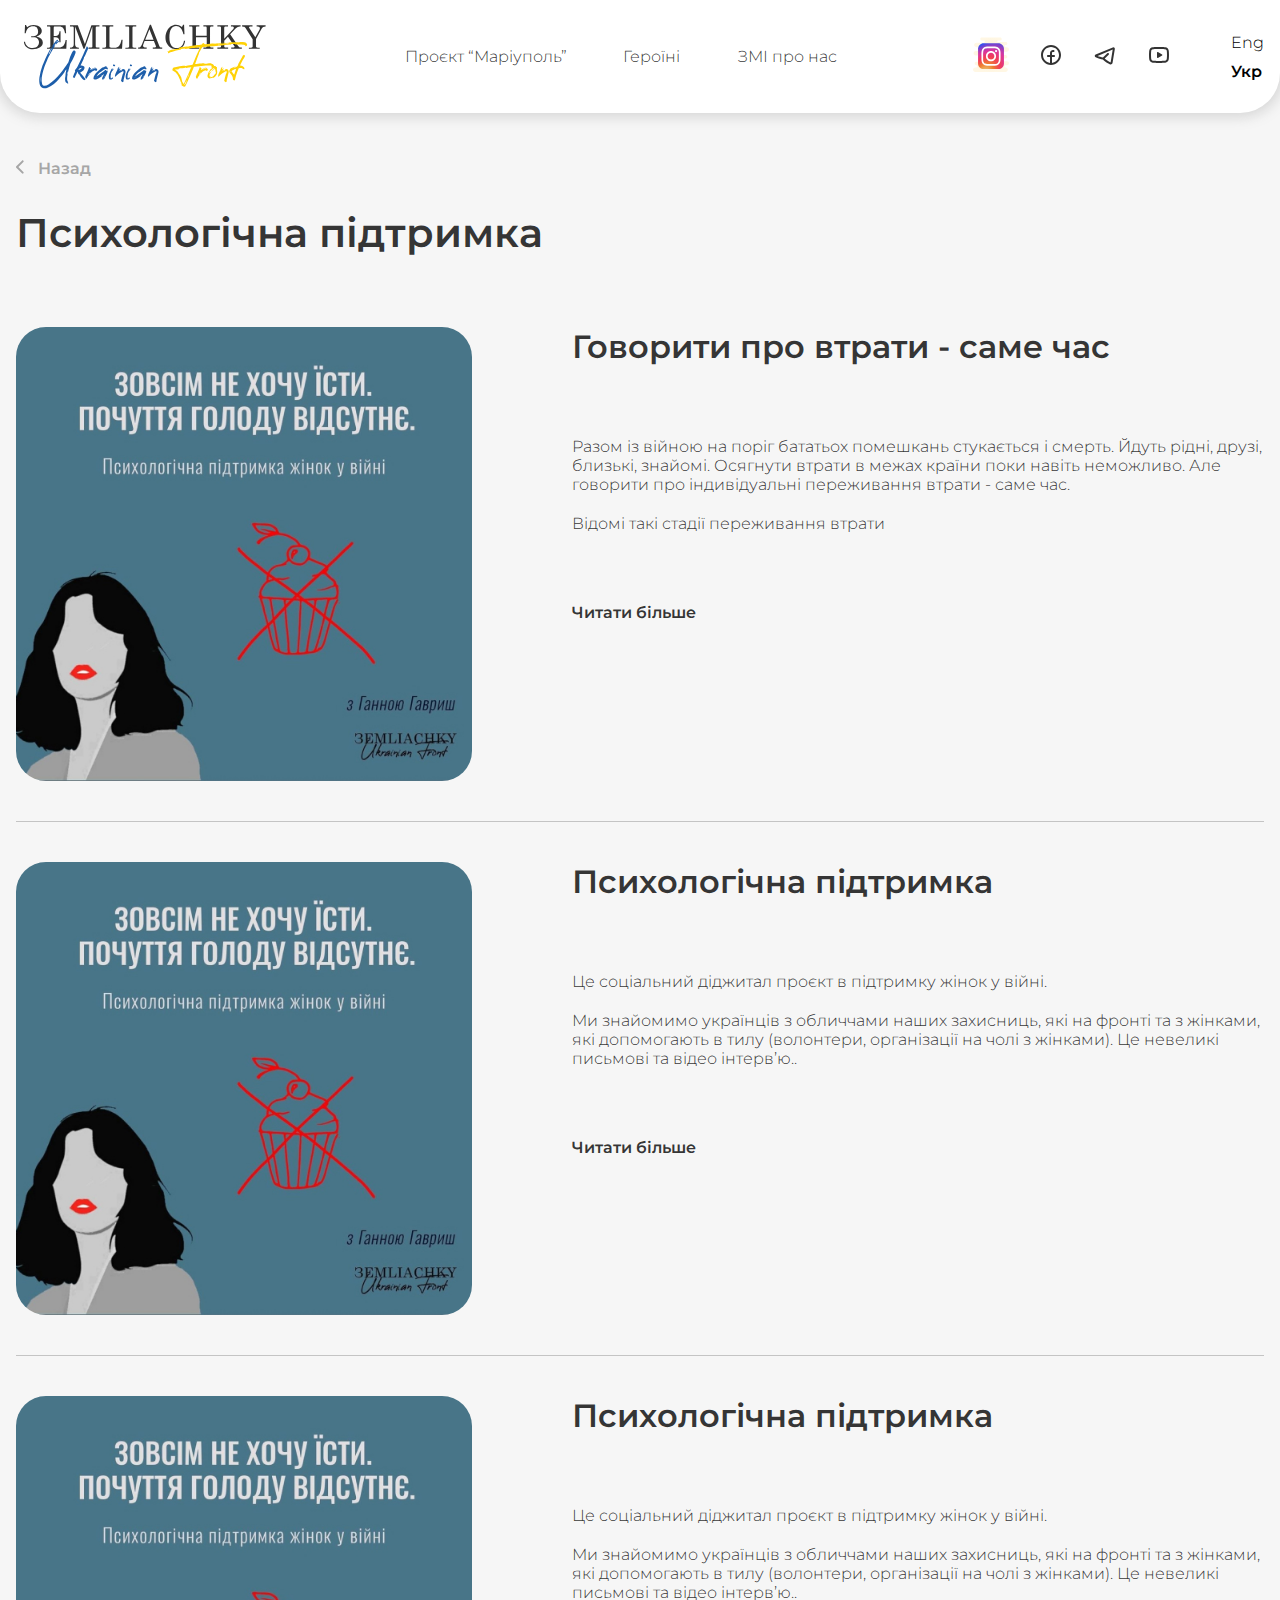
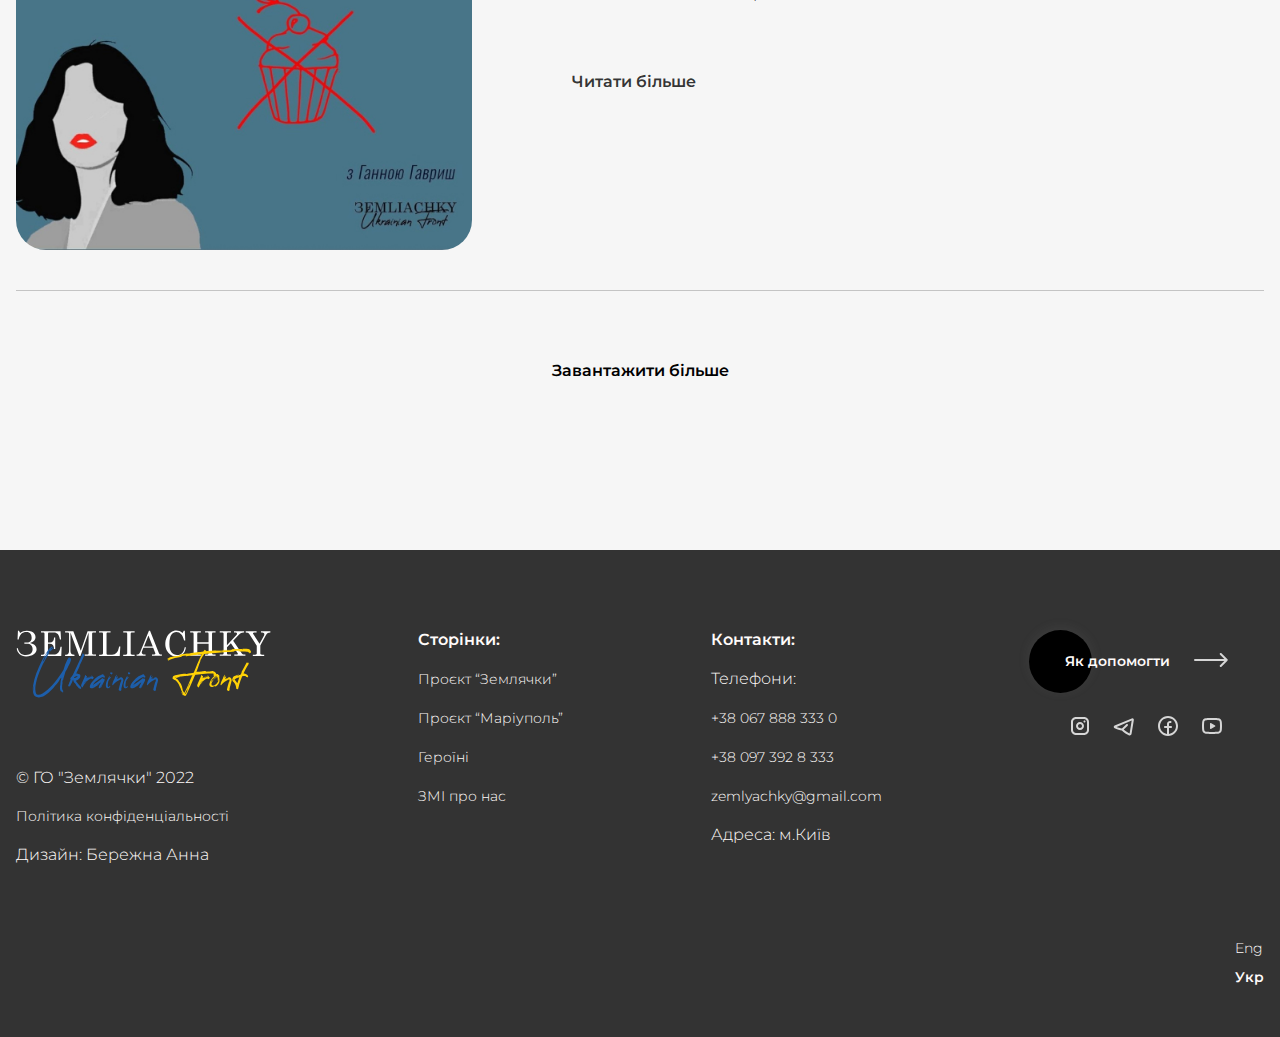
<file: templates/psychological-support.html>
<!DOCTYPE html>
<html lang="uk">

<head>
  <meta charset="UTF-8" />
  <meta name="viewport" content="width=device-width, initial-scale=1.0" />
  <title>Psychological support</title>
  <link rel="shortcut icon" href="../images/favicon.ico" type="image/x-icon" />
  <link rel="preconnect" href="https://fonts.googleapis.com" />
  <link rel="preconnect" href="https://fonts.gstatic.com" crossorigin />
  <link href="https://fonts.googleapis.com/css2?family=Montserrat:wght@300;600&display=swap" rel="stylesheet" />
  <link rel="stylesheet" href="../css/reset.css" />
  <link rel="stylesheet" href="../css/slick.css" />
  <link rel="stylesheet" href="../css/style.css" />
</head>

<body>
  <div class="wrapper">
    <header class="header">
      <div class="container">
          <div class="header__inner">
              <div class="header__logo-wrapper">
                  <a class="header__logo" href="../index.html">
                      <img src="../images/logo.svg" alt="Logo">
                  </a>
                  <button class="burger__btn">
                      <svg width="31" height="27" viewBox="0 0 30 27" fill="none"
                          xmlns="http://www.w3.org/2000/svg">
                          <rect width="31" height="3" rx="2" fill="black" />
                          <rect y="10" width="31" height="3" rx="2" fill="black" />
                          <rect y="20" width="31" height="3" rx="2" fill="black" />
                      </svg>
                  </button>
              </div>
              <nav class="menu">
                  <ul class="menu__list">
                      <li class="menu__list-item">
                          <a class="menu__list-link" href="mariupol.html">Проєкт
                              “Маріуполь”</a>
                      </li>
                      <li class="menu__list-item">
                          <a class="menu__list-link" href="#">Героїні</a>
                      </li>
                      <li class="menu__list-item">
                          <a class="menu__list-link" href="#">ЗМІ про нас</a>
                      </li>
                  </ul>
              </nav>
              <div class="social-icons">
                  <ul class="social-icons__list">
                      <li class="social-icons__list-item">
                          <a class="social-icons__list-link"
                              href="https://www.instagram.com/zemliachky.ukrainian_front/">
                              <svg xmlns="http://www.w3.org/2000/svg" viewBox="0 0 64 64" width="36px"
                                  height="36px">
                                  <radialGradient id="TGwjmZMm2W~B4yrgup6jda" cx="32" cy="32.5" r="31.259"
                                      gradientTransform="matrix(1 0 0 -1 0 64)" gradientUnits="userSpaceOnUse">
                                      <stop offset="0" stop-color="#efdcb1" />
                                      <stop offset="0" stop-color="#f2e0bb" />
                                      <stop offset=".011" stop-color="#f2e0bc" />
                                      <stop offset=".362" stop-color="#f9edd2" />
                                      <stop offset=".699" stop-color="#fef4df" />
                                      <stop offset="1" stop-color="#fff7e4" />
                                  </radialGradient>
                                  <path fill="url(#TGwjmZMm2W~B4yrgup6jda)"
                                      d="M58,54c-1.1,0-2-0.9-2-2s0.9-2,2-2h2.5c1.9,0,3.5-1.6,3.5-3.5S62.4,43,60.5,43H50c-1.4,0-2.5-1.1-2.5-2.5	S48.6,38,50,38h8c1.7,0,3-1.3,3-3s-1.3-3-3-3H42v-6h18c2.3,0,4.2-2,4-4.4c-0.2-2.1-2.1-3.6-4.2-3.6H58c-1.1,0-2-0.9-2-2s0.9-2,2-2	h0.4c1.3,0,2.5-0.9,2.6-2.2c0.2-1.5-1-2.8-2.5-2.8h-14C43.7,9,43,8.3,43,7.5S43.7,6,44.5,6h3.9c1.3,0,2.5-0.9,2.6-2.2	C51.1,2.3,50,1,48.5,1H15.6c-1.3,0-2.5,0.9-2.6,2.2C12.9,4.7,14,6,15.5,6H19c1.1,0,2,0.9,2,2s-0.9,2-2,2H6.2c-2.1,0-4,1.5-4.2,3.6	C1.8,16,3.7,18,6,18h2.5c1.9,0,3.5,1.6,3.5,3.5S10.4,25,8.5,25H5.2c-2.1,0-4,1.5-4.2,3.6C0.8,31,2.7,33,5,33h17v11H6	c-1.7,0-3,1.3-3,3s1.3,3,3,3l0,0c1.1,0,2,0.9,2,2s-0.9,2-2,2H4.2c-2.1,0-4,1.5-4.2,3.6C-0.2,60,1.7,62,4,62h53.8	c2.1,0,4-1.5,4.2-3.6C62.2,56,60.3,54,58,54z" />
                                  <radialGradient id="TGwjmZMm2W~B4yrgup6jdb" cx="18.51" cy="66.293" r="69.648"
                                      gradientTransform="matrix(.6435 -.7654 .5056 .4251 -26.92 52.282)"
                                      gradientUnits="userSpaceOnUse">
                                      <stop offset=".073" stop-color="#eacc7b" />
                                      <stop offset=".184" stop-color="#ecaa59" />
                                      <stop offset=".307" stop-color="#ef802e" />
                                      <stop offset=".358" stop-color="#ef6d3a" />
                                      <stop offset=".46" stop-color="#f04b50" />
                                      <stop offset=".516" stop-color="#f03e58" />
                                      <stop offset=".689" stop-color="#db359e" />
                                      <stop offset=".724" stop-color="#ce37a4" />
                                      <stop offset=".789" stop-color="#ac3cb4" />
                                      <stop offset=".877" stop-color="#7544cf" />
                                      <stop offset=".98" stop-color="#2b4ff2" />
                                  </radialGradient>
                                  <path fill="url(#TGwjmZMm2W~B4yrgup6jdb)"
                                      d="M45,57H19c-5.5,0-10-4.5-10-10V21c0-5.5,4.5-10,10-10h26c5.5,0,10,4.5,10,10v26C55,52.5,50.5,57,45,57z" />
                                  <path fill="#fff"
                                      d="M32,20c4.6,0,5.1,0,6.9,0.1c1.7,0.1,2.6,0.4,3.2,0.6c0.8,0.3,1.4,0.7,2,1.3c0.6,0.6,1,1.2,1.3,2 c0.2,0.6,0.5,1.5,0.6,3.2C46,28.9,46,29.4,46,34s0,5.1-0.1,6.9c-0.1,1.7-0.4,2.6-0.6,3.2c-0.3,0.8-0.7,1.4-1.3,2 c-0.6,0.6-1.2,1-2,1.3c-0.6,0.2-1.5,0.5-3.2,0.6C37.1,48,36.6,48,32,48s-5.1,0-6.9-0.1c-1.7-0.1-2.6-0.4-3.2-0.6 c-0.8-0.3-1.4-0.7-2-1.3c-0.6-0.6-1-1.2-1.3-2c-0.2-0.6-0.5-1.5-0.6-3.2C18,39.1,18,38.6,18,34s0-5.1,0.1-6.9 c0.1-1.7,0.4-2.6,0.6-3.2c0.3-0.8,0.7-1.4,1.3-2c0.6-0.6,1.2-1,2-1.3c0.6-0.2,1.5-0.5,3.2-0.6C26.9,20,27.4,20,32,20 M32,17 c-4.6,0-5.2,0-7,0.1c-1.8,0.1-3,0.4-4.1,0.8c-1.1,0.4-2.1,1-3,2s-1.5,1.9-2,3c-0.4,1.1-0.7,2.3-0.8,4.1C15,28.8,15,29.4,15,34 s0,5.2,0.1,7c0.1,1.8,0.4,3,0.8,4.1c0.4,1.1,1,2.1,2,3c0.9,0.9,1.9,1.5,3,2c1.1,0.4,2.3,0.7,4.1,0.8c1.8,0.1,2.4,0.1,7,0.1 s5.2,0,7-0.1c1.8-0.1,3-0.4,4.1-0.8c1.1-0.4,2.1-1,3-2c0.9-0.9,1.5-1.9,2-3c0.4-1.1,0.7-2.3,0.8-4.1c0.1-1.8,0.1-2.4,0.1-7 s0-5.2-0.1-7c-0.1-1.8-0.4-3-0.8-4.1c-0.4-1.1-1-2.1-2-3s-1.9-1.5-3-2c-1.1-0.4-2.3-0.7-4.1-0.8C37.2,17,36.6,17,32,17L32,17z" />
                                  <path fill="#fff"
                                      d="M32,25c-5,0-9,4-9,9s4,9,9,9s9-4,9-9S37,25,32,25z M32,40c-3.3,0-6-2.7-6-6s2.7-6,6-6s6,2.7,6,6S35.3,40,32,40 z" />
                                  <circle cx="41" cy="25" r="2" fill="#fff" />
                              </svg>
                          </a>
                      </li>
                      <li class="social-icons__list-item">
                          <a class="social-icons__list-link" href="#">
                              <svg width="24" height="25" viewBox="0 0 24 25" fill="none"
                                  xmlns="http://www.w3.org/2000/svg">
                                  <g clip-path="url(#clip0_1401_6702)">
                                      <path fill-rule="evenodd" clip-rule="evenodd"
                                          d="M4 12.9551C4 8.5368 7.58172 4.95508 12 4.95508C16.4183 4.95508 20 8.5368 20 12.9551C20 17.0347 16.9463 20.4011 13 20.8932V14.9551H15C15.5523 14.9551 16 14.5074 16 13.9551C16 13.4028 15.5523 12.9551 15 12.9551H13V10.9551C13 10.4028 13.4477 9.95508 14 9.95508H14.5C15.0523 9.95508 15.5 9.50736 15.5 8.95508C15.5 8.4028 15.0523 7.95508 14.5 7.95508H14C12.3431 7.95508 11 9.29823 11 10.9551V12.9551H9C8.44772 12.9551 8 13.4028 8 13.9551C8 14.5074 8.44772 14.9551 9 14.9551H11V20.8932C7.05369 20.4011 4 17.0347 4 12.9551ZM12 22.9551C17.5228 22.9551 22 18.4779 22 12.9551C22 7.43223 17.5228 2.95508 12 2.95508C6.47715 2.95508 2 7.43223 2 12.9551C2 18.4779 6.47715 22.9551 12 22.9551Z"
                                          fill="black" fill-opacity="0.8" />
                                  </g>
                                  <defs>
                                      <clipPath id="clip0_1401_6702">
                                          <rect width="24" height="24" fill="white"
                                              transform="translate(0 0.955078)" />
                                      </clipPath>
                                  </defs>
                              </svg>
                          </a>
                      </li>
                      <li class="social-icons__list-item">
                          <a class="social-icons__list-link" href="#">
                              <svg width="24" height="25" viewBox="0 0 24 25" fill="none"
                                  xmlns="http://www.w3.org/2000/svg">
                                  <path fill-rule="evenodd" clip-rule="evenodd"
                                      d="M21.8394 7.01147C22.0315 5.84678 20.8652 4.92685 19.7773 5.38492L2.67703 12.5851C1.48461 13.0871 1.42351 14.8109 2.67788 15.3309C3.60596 15.7156 5.02633 16.2797 6.45085 16.7494C7.61932 17.1346 8.8931 17.4922 9.91353 17.5934C10.1929 17.9276 10.5445 18.2486 10.9017 18.5423C11.4487 18.9922 12.1074 19.4563 12.7873 19.9006C14.1489 20.7903 15.6597 21.6416 16.678 22.1947C17.8949 22.8557 19.3517 22.0946 19.5705 20.7682L21.8394 7.01147ZM4.59485 13.9476L19.7186 7.57967L17.6009 20.42C16.6024 19.877 15.163 19.0638 13.8813 18.2264C13.2329 17.8026 12.6407 17.383 12.172 16.9976C12.0051 16.8603 11.8638 16.7353 11.7461 16.6234L15.7072 12.6622C16.0977 12.2717 16.0977 11.6385 15.7072 11.248C15.3167 10.8574 14.6835 10.8574 14.293 11.248L9.95476 15.5862C9.22132 15.4924 8.19888 15.2198 7.07709 14.85C6.21377 14.5653 5.34574 14.242 4.59485 13.9476Z"
                                      fill="black" fill-opacity="0.8" />
                              </svg>
                          </a>
                      </li>
                      <li class="social-icons__list-item">
                          <a class="social-icons__list-link" href="#">
                              <svg width="24" height="25" viewBox="0 0 24 25" fill="none"
                                  xmlns="http://www.w3.org/2000/svg">
                                  <g clip-path="url(#clip0_1401_6713)">
                                      <path
                                          d="M12 4.95508C12.8554 4.95508 13.7316 4.9775 14.5817 5.01285L15.5861 5.06086L16.5475 5.11765L17.4476 5.17956L18.2685 5.24295C20.1065 5.3921 21.5836 6.8145 21.7633 8.66617L21.8031 9.09071L21.8781 10.0007C21.9482 10.9439 22 11.9724 22 12.9551C22 13.9377 21.9482 14.9663 21.8781 15.9095L21.8031 16.8194C21.79 16.9647 21.7767 17.1065 21.7633 17.244C21.5836 19.0957 20.1065 20.5181 18.2685 20.6672L17.4476 20.7306L16.5475 20.7925L15.5861 20.8493L14.5817 20.8973C13.7316 20.9327 12.8554 20.9551 12 20.9551C11.1446 20.9551 10.2684 20.9327 9.41834 20.8973L8.41386 20.8493L7.45253 20.7925L6.5524 20.7306L5.7315 20.6672C3.89351 20.5181 2.4164 19.0957 2.23668 17.244L2.19692 16.8194L2.12192 15.9095C2.0518 14.9663 2 13.9377 2 12.9551C2 11.9724 2.0518 10.9439 2.12192 10.0007L2.19692 9.09071C2.21003 8.94541 2.22333 8.80369 2.23668 8.66617C2.4164 6.8145 3.89351 5.3921 5.7315 5.24295L6.5524 5.17956L7.45253 5.11765L8.41385 5.06086L9.41834 5.01285C10.2684 4.9775 11.1446 4.95508 12 4.95508ZM12 6.95508C11.1746 6.95508 10.3259 6.9768 9.49966 7.01119L8.52183 7.05795L7.5831 7.11339L6.70106 7.17403L5.89327 7.23639C5.00396 7.30856 4.31194 7.98757 4.22732 8.85938C4.11002 10.068 4 11.5732 4 12.9551C4 14.337 4.11002 15.8422 4.22732 17.0508C4.31194 17.9226 5.00396 18.6016 5.89327 18.6738L6.70106 18.7361L7.5831 18.7968L8.52183 18.8522L9.49966 18.899C10.3259 18.9334 11.1746 18.9551 12 18.9551C12.8253 18.9551 13.6741 18.9334 14.5003 18.899L15.4782 18.8522L16.4169 18.7968L17.2989 18.7361L18.1067 18.6738C18.996 18.6016 19.6881 17.9226 19.7727 17.0508C19.89 15.8422 20 14.337 20 12.9551C20 11.5732 19.89 10.068 19.7727 8.85938C19.6881 7.98757 18.996 7.30856 18.1067 7.23639L17.2989 7.17403L16.4169 7.11339L15.4782 7.05795L14.5003 7.01119C13.6741 6.9768 12.8253 6.95508 12 6.95508ZM10 10.5302C10 10.0991 10.4356 9.81891 10.8188 9.97123L10.9 10.0106L15.1 12.4355C15.4692 12.6486 15.4976 13.157 15.1852 13.4156L15.1 13.4747L10.9 15.8996C10.5267 16.1151 10.0662 15.878 10.0065 15.4699L10 15.38V10.5302Z"
                                          fill="black" fill-opacity="0.8" />
                                  </g>
                                  <defs>
                                      <clipPath id="clip0_1401_6713">
                                          <rect width="24" height="24" fill="white"
                                              transform="translate(0 0.955078)" />
                                      </clipPath>
                                  </defs>
                              </svg>
                          </a>
                      </li>
                  </ul>
              </div>
              <div class="language">
                  <ul class="language__list">
                      <li class="language__list-item">
                          <a class="language__list-link" href="#">Eng</a>
                      </li>
                      <li class="language__list-item">
                          <a class="language__list-link--active" href="#">Укр</a>
                      </li>
                  </ul>
              </div>
              <!-- <div class="language">
                  <ul class="select-language__list">
                      <li class="select-language__list-item">Eng</li>
                  </ul>
                  <button class="select-language">
                      Укр
                  </button>
              </div> -->
          </div>
      </div>
  </header>
    <main class="main">
      <section class="psychological-support">
        <div class="container">
          <div class="psychological-support__wrapper">
            <a class="back__btn" href="#">
              <span>
                <svg width="8" height="14" viewBox="0 0 8 14" fill="none" xmlns="http://www.w3.org/2000/svg">
                  <path fill-rule="evenodd" clip-rule="evenodd"
                    d="M0.29289 7.7071C-0.09763 7.3166 -0.09763 6.6834 0.29289 6.2929L5.94977 0.636037C6.34027 0.245507 6.97347 0.245507 7.36397 0.636037C7.75447 1.02656 7.75447 1.65973 7.36397 2.05025L2.41417 7L7.36397 11.9497C7.75447 12.3403 7.75447 12.9734 7.36397 13.364C6.97347 13.7545 6.34027 13.7545 5.94977 13.364L0.29289 7.7071Z"
                    fill="#A6A6A6"></path>
                </svg>
              </span>
              Назад</a>
            <h2 class="psychological-support__title">
              Психологічна підтримка
            </h2>
            <div class="psychological-support__items">
              <div class="psychological-support__item">
                <div class="psychological-support__item-img">
                  <img src="../images/psychological-support-item-img-1.jpg" alt="" />
                </div>
                <div class="psychological-support__item-content">
                  <h3 class="psychological-support__item-title">
                    Говорити про втрати - саме час
                  </h3>
                  <p>
                    Разом із війною на поріг бататьох помешкань стукається і
                    смерть. Йдуть рідні, друзі, близькі, знайомі. Осягнути
                    втрати в межах країни поки навіть неможливо. Але говорити
                    про індивідуальні переживання втрати - саме час.
                  </p>
                  <p>Відомі такі стадії переживання втрати</p>
                  <a class="read-more" href="#">Читати більше</a>
                </div>
              </div>
              <div class="psychological-support__item">
                <div class="psychological-support__item-img">
                  <img src="../images/psychological-support-item-img-1.jpg" alt="" />
                </div>
                <div class="psychological-support__item-content">
                  <h3 class="psychological-support__item-title">
                    Психологічна підтримка
                  </h3>
                  <p>
                    Це соціальний діджитал проєкт в підтримку жінок у війні.
                  </p>
                  <p>
                    Ми знайомимо українців з обличчами наших захисниць, які на
                    фронті та з жінками, які допомогають в тилу (волонтери,
                    організації на чолі з жінками). Це невеликі письмові та
                    відео інтерв’ю..
                  </p>
                  <a class="read-more" href="#">Читати більше</a>
                </div>
              </div>
              <div class="psychological-support__item">
                <div class="psychological-support__item-img">
                  <img src="../images/psychological-support-item-img-1.jpg" alt="" />
                </div>
                <div class="psychological-support__item-content">
                  <h3 class="psychological-support__item-title">
                    Психологічна підтримка
                  </h3>
                  <p>
                    Це соціальний діджитал проєкт в підтримку жінок у війні.
                  </p>
                  <p>
                    Ми знайомимо українців з обличчами наших захисниць, які на
                    фронті та з жінками, які допомогають в тилу (волонтери,
                    організації на чолі з жінками). Це невеликі письмові та
                    відео інтерв’ю..
                  </p>
                  <a class="read-more" href="#">Читати більше</a>
                </div>
              </div>
            </div>
            <button class="load-more__btn">Завантажити більше</button>
          </div>
        </div>
      </section>
    </main>
    <footer class="footer">
      <div class="container">
          <div class="footer__inner">
              <div class="footer__info">
                  <a class="footer__logo" href="../index.html">
                      <img src="../images/footer-logo.svg" alt="Logo">
                  </a>
                  <div class="footer__copyright-wrapper">
                      <p class="footer__copyright">© ГО "Землячки" 2022</p>
                      <a class="footer__privacy-policy" href="privacy-policy.html">Політика
                          конфіденціальності</a>
                      <p class="footer__copyright-author">Дизайн: Бережна Анна</p>
                  </div>
              </div>
              <div class="footer__nav">
                  <h6 class="footer__nav-title">Сторінки:</h6>
                  <nav class="footer__nav">
                      <ul class="footer__nav-list">
                          <li class="footer__nav-list-item">
                              <a class="footer__nav-list-link" href="../index.html">Проєкт “Землячки”</a>
                          </li>
                          <li class="footer__nav-list-item">
                              <a class="footer__nav-list-link" href="mariupol.html">Проєкт
                                  “Маріуполь”</a>
                          </li>
                          <li class="footer__nav-list-item">
                              <a class="footer__nav-list-link" href="#">Героїні</a>
                          </li>
                          <li class="footer__nav-list-item">
                              <a class="footer__nav-list-link" href="#">ЗМІ про нас</a>
                          </li>
                      </ul>
                  </nav>
              </div>
              <div class="footer__contacts">
                  <h6 class="footer__contacts-title">Контакти:</h6>
                  <ul class="footer__contacts-list">
                      <li class="footer__contacts-list-item">
                          Телефони:
                      </li>
                      <li class="footer__contacts-list-item">
                          <a href="tel:+380678883330" class="footer__contacts-list-link">
                              +38 067 888 333 0
                          </a>
                      </li>
                      <li class="footer__contacts-list-item">
                          <a href="tel:+380973928333" class="footer__contacts-list-link">
                              +38 097 392 8 333
                          </a>
                      </li>
                      <li class="footer__contacts-list-item">
                          <a href="mailto:zemlyachky@gmail.com" class="footer__contacts-list-link">
                              zemlyachky@gmail.com
                          </a>
                      </li>
                      <li class="footer__contacts-list-item">Адреса: м.Київ</li>
                  </ul>
              </div>
              <div class="footer__social">
                  <a class="footer__help-btn" href="payment-for-zemliachky.html">Як допомогти
                      <span>
                          <svg width="34" height="14" viewBox="0 0 34 14" fill="none"
                              xmlns="http://www.w3.org/2000/svg">
                              <path d="M1 7L32.75 7M32.75 7L26.75 1M32.75 7L26.75 13" stroke="white"
                                  stroke-opacity="0.8" stroke-width="2" stroke-linecap="round"
                                  stroke-linejoin="round" />
                          </svg>
                      </span>
                  </a>
                  <ul class="footer__social-icons">
                      <li class="social-icon">
                          <a class="social-icon__link"
                              href="https://www.instagram.com/zemliachky.ukrainian_front/">
                              <svg width="24" height="25" viewBox="0 0 24 25" fill="none"
                                  xmlns="http://www.w3.org/2000/svg">
                                  <g clip-path="url(#clip0_1401_6696)">
                                      <path fill-rule="evenodd" clip-rule="evenodd"
                                          d="M16 3.95508C18.7614 3.95508 21 6.19366 21 8.95508V16.9551C21 19.7165 18.7614 21.9551 16 21.9551H8C5.23858 21.9551 3 19.7165 3 16.9551V8.95508C3 6.19366 5.23858 3.95508 8 3.95508H16ZM16 5.95508H8C6.34315 5.95508 5 7.29823 5 8.95508V16.9551C5 18.612 6.34315 19.9551 8 19.9551H16C17.6569 19.9551 19 18.612 19 16.9551V8.95508C19 7.29823 17.6569 5.95508 16 5.95508ZM12 8.95508C14.2091 8.95508 16 10.7459 16 12.9551C16 15.1642 14.2091 16.9551 12 16.9551C9.79086 16.9551 8 15.1642 8 12.9551C8 10.7459 9.79086 8.95508 12 8.95508ZM12 10.9551C10.8954 10.9551 10 11.8505 10 12.9551C10 14.0597 10.8954 14.9551 12 14.9551C13.1046 14.9551 14 14.0597 14 12.9551C14 11.8505 13.1046 10.9551 12 10.9551ZM16.5 7.45508C17.0523 7.45508 17.5 7.9028 17.5 8.45508C17.5 9.00736 17.0523 9.45508 16.5 9.45508C15.9477 9.45508 15.5 9.00736 15.5 8.45508C15.5 7.9028 15.9477 7.45508 16.5 7.45508Z"
                                          fill="white" fill-opacity="0.8" />
                                  </g>
                                  <defs>
                                      <clipPath id="clip0_1401_6696">
                                          <rect width="24" height="24" fill="white"
                                              transform="translate(0 0.955078)" />
                                      </clipPath>
                                  </defs>
                              </svg>
                          </a>
                      </li>
                      <li class="social-icon">
                          <a class="social-icon__link" href="#">
                              <svg width="24" height="25" viewBox="0 0 24 25" fill="none"
                                  xmlns="http://www.w3.org/2000/svg">
                                  <path fill-rule="evenodd" clip-rule="evenodd"
                                      d="M21.8394 7.01147C22.0315 5.84678 20.8652 4.92685 19.7773 5.38492L2.67703 12.5851C1.48461 13.0871 1.42351 14.8109 2.67788 15.3309C3.60596 15.7156 5.02633 16.2797 6.45085 16.7494C7.61932 17.1346 8.8931 17.4922 9.91353 17.5934C10.1929 17.9276 10.5445 18.2486 10.9017 18.5423C11.4487 18.9922 12.1074 19.4563 12.7873 19.9006C14.1489 20.7903 15.6597 21.6416 16.678 22.1947C17.8949 22.8557 19.3517 22.0946 19.5705 20.7682L21.8394 7.01147ZM4.59485 13.9476L19.7186 7.57967L17.6009 20.42C16.6024 19.877 15.163 19.0638 13.8813 18.2264C13.2329 17.8026 12.6407 17.383 12.172 16.9976C12.0051 16.8603 11.8638 16.7353 11.7461 16.6234L15.7072 12.6622C16.0977 12.2717 16.0977 11.6385 15.7072 11.248C15.3167 10.8574 14.6835 10.8574 14.293 11.248L9.95476 15.5862C9.22132 15.4924 8.19888 15.2198 7.07709 14.85C6.21377 14.5653 5.34574 14.242 4.59485 13.9476Z"
                                      fill="white" fill-opacity="0.8" />
                              </svg>
                          </a>
                      </li>
                      <li class="social-icon">
                          <a class="social-icon__link" href="#">
                              <svg width="24" height="25" viewBox="0 0 24 25" fill="none"
                                  xmlns="http://www.w3.org/2000/svg">
                                  <g clip-path="url(#clip0_1401_6702)">
                                      <path fill-rule="evenodd" clip-rule="evenodd"
                                          d="M4 12.9551C4 8.5368 7.58172 4.95508 12 4.95508C16.4183 4.95508 20 8.5368 20 12.9551C20 17.0347 16.9463 20.4011 13 20.8932V14.9551H15C15.5523 14.9551 16 14.5074 16 13.9551C16 13.4028 15.5523 12.9551 15 12.9551H13V10.9551C13 10.4028 13.4477 9.95508 14 9.95508H14.5C15.0523 9.95508 15.5 9.50736 15.5 8.95508C15.5 8.4028 15.0523 7.95508 14.5 7.95508H14C12.3431 7.95508 11 9.29823 11 10.9551V12.9551H9C8.44772 12.9551 8 13.4028 8 13.9551C8 14.5074 8.44772 14.9551 9 14.9551H11V20.8932C7.05369 20.4011 4 17.0347 4 12.9551ZM12 22.9551C17.5228 22.9551 22 18.4779 22 12.9551C22 7.43223 17.5228 2.95508 12 2.95508C6.47715 2.95508 2 7.43223 2 12.9551C2 18.4779 6.47715 22.9551 12 22.9551Z"
                                          fill="white" fill-opacity="0.8" />
                                  </g>
                                  <defs>
                                      <clipPath id="clip0_1401_6702">
                                          <rect width="24" height="24" fill="white"
                                              transform="translate(0 0.955078)" />
                                      </clipPath>
                                  </defs>
                              </svg>
                          </a>
                      </li>
                      <li class="social-icon">
                          <a class="social-icon__link" href="#">
                              <svg width="24" height="25" viewBox="0 0 24 25" fill="none"
                                  xmlns="http://www.w3.org/2000/svg">
                                  <g clip-path="url(#clip0_1401_6713)">
                                      <path
                                          d="M12 4.95508C12.8554 4.95508 13.7316 4.9775 14.5817 5.01285L15.5861 5.06086L16.5475 5.11765L17.4476 5.17956L18.2685 5.24295C20.1065 5.3921 21.5836 6.8145 21.7633 8.66617L21.8031 9.09071L21.8781 10.0007C21.9482 10.9439 22 11.9724 22 12.9551C22 13.9377 21.9482 14.9663 21.8781 15.9095L21.8031 16.8194C21.79 16.9647 21.7767 17.1065 21.7633 17.244C21.5836 19.0957 20.1065 20.5181 18.2685 20.6672L17.4476 20.7306L16.5475 20.7925L15.5861 20.8493L14.5817 20.8973C13.7316 20.9327 12.8554 20.9551 12 20.9551C11.1446 20.9551 10.2684 20.9327 9.41834 20.8973L8.41386 20.8493L7.45253 20.7925L6.5524 20.7306L5.7315 20.6672C3.89351 20.5181 2.4164 19.0957 2.23668 17.244L2.19692 16.8194L2.12192 15.9095C2.0518 14.9663 2 13.9377 2 12.9551C2 11.9724 2.0518 10.9439 2.12192 10.0007L2.19692 9.09071C2.21003 8.94541 2.22333 8.80369 2.23668 8.66617C2.4164 6.8145 3.89351 5.3921 5.7315 5.24295L6.5524 5.17956L7.45253 5.11765L8.41385 5.06086L9.41834 5.01285C10.2684 4.9775 11.1446 4.95508 12 4.95508ZM12 6.95508C11.1746 6.95508 10.3259 6.9768 9.49966 7.01119L8.52183 7.05795L7.5831 7.11339L6.70106 7.17403L5.89327 7.23639C5.00396 7.30856 4.31194 7.98757 4.22732 8.85938C4.11002 10.068 4 11.5732 4 12.9551C4 14.337 4.11002 15.8422 4.22732 17.0508C4.31194 17.9226 5.00396 18.6016 5.89327 18.6738L6.70106 18.7361L7.5831 18.7968L8.52183 18.8522L9.49966 18.899C10.3259 18.9334 11.1746 18.9551 12 18.9551C12.8253 18.9551 13.6741 18.9334 14.5003 18.899L15.4782 18.8522L16.4169 18.7968L17.2989 18.7361L18.1067 18.6738C18.996 18.6016 19.6881 17.9226 19.7727 17.0508C19.89 15.8422 20 14.337 20 12.9551C20 11.5732 19.89 10.068 19.7727 8.85938C19.6881 7.98757 18.996 7.30856 18.1067 7.23639L17.2989 7.17403L16.4169 7.11339L15.4782 7.05795L14.5003 7.01119C13.6741 6.9768 12.8253 6.95508 12 6.95508ZM10 10.5302C10 10.0991 10.4356 9.81891 10.8188 9.97123L10.9 10.0106L15.1 12.4355C15.4692 12.6486 15.4976 13.157 15.1852 13.4156L15.1 13.4747L10.9 15.8996C10.5267 16.1151 10.0662 15.878 10.0065 15.4699L10 15.38V10.5302Z"
                                          fill="white" fill-opacity="0.8" />
                                  </g>
                                  <defs>
                                      <clipPath id="clip0_1401_6713">
                                          <rect width="24" height="24" fill="white"
                                              transform="translate(0 0.955078)" />
                                      </clipPath>
                                  </defs>
                              </svg>
                          </a>
                      </li>
                  </ul>
              </div>
          </div>
          <div class="footer__bottom">
              <div class="scroll-top__btn">
                  <svg width="35" height="14" viewBox="0 0 35 14" fill="none" xmlns="http://www.w3.org/2000/svg">
                      <path d="M1.75 7L33.5 7M33.5 7L27.5 1M33.5 7L27.5 13" stroke="black" stroke-opacity="0.8"
                          stroke-width="2" stroke-linecap="round" stroke-linejoin="round" />
                  </svg>
              </div>
              <div class="language">
                  <ul class="language__list">
                      <li class="language__list-item">
                          <a class="language__list-link" href="#">Eng</a>
                      </li>
                      <li class="language__list-item">
                          <a class="language__list-link--active" href="#">Укр</a>
                      </li>
                  </ul>
              </div>
          </div>
      </div>
  </footer>
  </div>

  <script src="https://ajax.googleapis.com/ajax/libs/jquery/3.6.4/jquery.min.js"></script>
  <script src="../js/slick.min.js"></script>
  <script src="../js/main.js"></script>
</body>

</html>
</file>
<file: css/style.css>
:root {
  --black: #000000;
  --white: #ffffff;
  --silver: #f6f6f6;
}

html,
body {
  height: 100%;
}

.scroll-top__btn {
  position: fixed;
  bottom: 40px;
  left: 16px;
  width: 0;
  height: 0;
  border-radius: 50%;
  -webkit-border-radius: 50%;
  -moz-border-radius: 50%;
  -ms-border-radius: 50%;
  -o-border-radius: 50%;
  background-color: var(--white);
  display: -ms-grid;
  display: grid;
  place-items: center;
  transform: rotate(-90deg);
  -webkit-transform: rotate(-90deg);
  -moz-transform: rotate(-90deg);
  -ms-transform: rotate(-90deg);
  -o-transform: rotate(-90deg);
  cursor: pointer;
  transition: all 0.4s ease;
  -webkit-transition: all 0.4s ease;
  -moz-transition: all 0.4s ease;
  -ms-transition: all 0.4s ease;
  -o-transition: all 0.4s ease;
  -webkit-box-shadow: 0px 0px 12px 5px rgba(136, 136, 136, 0.25);
  box-shadow: 0px 0px 12px 5px rgba(136, 136, 136, 0.25);
  z-index: 50;
  opacity: 0;
  visibility: hidden;
}

.scroll-top__btn--show {
  width: 68px;
  height: 68px;
  visibility: visible;
  opacity: 1;
}

.scroll-top__btn:hover {
  opacity: 0.7;
}

.my-popup {
  position: fixed;
  bottom: 50px;
  left: 50%;
  transform: translateX(-50%);
  background: #000;
  color: #fff;
  -webkit-transform: translateX(-50%);
  -moz-transform: translateX(-50%);
  -ms-transform: translateX(-50%);
  -o-transform: translateX(-50%);
  padding: 15px 20px;
  font-size: 18px;
  text-align: center;
  transition: all 0.3s ease;
  opacity: 0;
  visibility: hidden;
  -webkit-transition: all 0.3s ease;
  -moz-transition: all 0.3s ease;
  -ms-transition: all 0.3s ease;
  -o-transition: all 0.3s ease;
}

.my-popup.show {
  opacity: 1;
  visibility: visible;
}

body {
  /* overflow-y: hidden; */
  overflow-x: hidden;
  font-family: "Montserrat";
  font-style: normal;
  font-weight: 300;
  font-size: 16px;
  line-height: 19px;
  color: rgba(0, 0, 0, 0.8);
}

.burger__btn {
  position: relative;
  display: none;
  border: none;
  cursor: pointer;
  width: 28px;
  height: 22px;
}

.burger__btn svg rect {
  position: absolute;
  transition: all 0.4s ease;
  -webkit-transition: all 0.4s ease;
  -moz-transition: all 0.4s ease;
  -ms-transition: all 0.4s ease;
  -o-transition: all 0.4s ease;
}

.burger__btn.active svg rect:first-child {
  transform: rotate(45deg) translate(3px, -3px);
  -webkit-transform: rotate(45deg) translate(3px, -3px);
  -moz-transform: rotate(45deg) translate(3px, -3px);
  -ms-transform: rotate(45deg) translate(3px, -3px);
  -o-transform: rotate(45deg) translate(3px, -3px);
}

.burger__btn.active svg rect:nth-child(2) {
  width: 0;
  opacity: 0;
  visibility: hidden;
}

.burger__btn.active svg rect:last-child {
  transform: rotate(-45deg) translate(-14px, -3px);
  -webkit-transform: rotate(-45deg) translate(-14px, -3px);
  -moz-transform: rotate(-45deg) translate(-14px, -3px);
  -ms-transform: rotate(-45deg) translate(-14px, -3px);
  -o-transform: rotate(-45deg) translate(-14px, -3px);
}

.wrapper {
  display: -webkit-box;
  display: -ms-flexbox;
  display: flex;
  -webkit-box-orient: vertical;
  -webkit-box-direction: normal;
  -ms-flex-direction: column;
  flex-direction: column;
  min-height: 100%;
}

.main {
  -webkit-box-flex: 1;
  -ms-flex: 1 0 auto;
  flex: 1 0 auto;
  background-color: #f6f6f6;
}
.footer {
  -webkit-box-flex: 0;
  -ms-flex: 0 0 auto;
  flex: 0 0 auto;
}

.container {
  max-width: 1300px;
  margin: 0 auto;
  padding: 0 16px;
}

button {
  border: none;
  cursor: pointer;
  outline: none;
  background-color: transparent;
  padding: 0;
}

/* HEADER SECTION */

.header {
  position: absolute;
  top: 0;
  left: 0;
  right: 0;
  width: 100%;
  min-height: 109px;
  background: #ffffff;
  -webkit-box-shadow: 0px 0px 12px 5px rgba(136, 136, 136, 0.25);
  box-shadow: 0px 0px 12px 5px rgba(136, 136, 136, 0.25);
  border-radius: 0px 0px 40px 40px;
  z-index: 10;
}

.header__inner {
  display: -webkit-box;
  display: -ms-flexbox;
  display: flex;
  -webkit-box-pack: justify;
  -ms-flex-pack: justify;
  justify-content: space-between;
  -webkit-box-align: center;
  -ms-flex-align: center;
  align-items: center;
  padding: 17px 0;
}

.header__logo {
  display: inline-block;
}

.header__logo img {
  width: 255px;
}

.menu {
  -webkit-box-flex: 1;
  -ms-flex-positive: 1;
  flex-grow: 1;
}

.menu__list {
  display: -webkit-box;
  display: -ms-flexbox;
  display: flex;
  -webkit-box-pack: center;
  -ms-flex-pack: center;
  justify-content: center;
  gap: 10px;
}

.menu__list-link {
  text-align: center;
  display: inline-block;
  font-size: 16px;
  line-height: 18px;
  color: rgba(0, 0, 0, 0.8);
  transition: all 0.3s ease;
  -webkit-transition: all 0.3s ease;
  -moz-transition: all 0.3s ease;
  -ms-transition: all 0.3s ease;
  -o-transition: all 0.3s ease;
}

.menu__list-link:hover {
  font-size: 18px;
  font-weight: 600;
}

.social-icons__list {
  margin-right: 60px;
  display: -webkit-box;
  display: -ms-flexbox;
  display: flex;
  align-items: center;
  gap: 30px;
}

.language__list {
  display: flex;
  flex-direction: column;
  gap: 10px;
}

.language__list-link {
  color: #000;
}

.language__list-link--active {
  color: #000;
  font-weight: 600;
}

/* .select-language {
  position: relative;
  font-weight: 600;
  color: rgba(0, 0, 0, 0.8);
} */

/* .select-language__list {
  position: absolute;
  font-weight: 300;
  max-height: 0;
  visibility: hidden;
  transition: all 0.3s ease;
  -webkit-transition: all 0.3s ease;
  -moz-transition: all 0.3s ease;
  -ms-transition: all 0.3s ease;
  -o-transition: all 0.3s ease;
} */

/* .select-language__list-item {
  cursor: pointer;
} */

/* .select-language__list-item:not(:first-child) {
  margin-top: 20px;
} */

/* .select-language__list.active {
  padding-top: 20px;
  max-height: 100%;
  visibility: visible;
} */

.white__btn {
  position: relative;
  display: inline-block;
  font-weight: 600;
  font-size: 16px;
  line-height: 19px;
  color: rgba(0, 0, 0, 0.8);
  padding: 22px 36px;
}

.white__btn::before {
  position: absolute;
  content: "";
  width: 63px;
  height: 63px;
  border-radius: 50px;
  transition: all 0.6s ease;
  -webkit-transition: all 0.6s ease;
  -moz-transition: all 0.6s ease;
  -ms-transition: all 0.6s ease;
  -o-transition: all 0.6s ease;
  -webkit-transition: all 0.6s ease;
  -webkit-border-radius: 50px;
  -moz-border-radius: 50px;
  -ms-border-radius: 50px;
  -o-border-radius: 50px;
  -webkit-box-shadow: 0px 0px 12px 5px rgba(136, 136, 136, 0.25);
  box-shadow: 0px 0px 12px 5px rgba(136, 136, 136, 0.25);
  left: 0;
  top: 0;
}

.white__btn:hover::before {
  width: 100%;
}

.white__btn span {
  margin-left: 20px;
  vertical-align: middle;
}
/* HERO SECTION */

.hero {
  padding-top: 109px;
  background-color: var(--silver);
  padding-bottom: 100px;
}

.hero__offer {
  padding-top: 67px;
  max-width: 585px;
}

.hero__inner {
  position: relative;
  margin-top: 80px;
}

.hero__offer-title {
  font-weight: 600;
  font-size: 56px;
  line-height: 68px;
}

.hero__offer-text {
  font-weight: 300;
  font-size: 16px;
  line-height: 19px;
  margin: 45px 0;
  max-width: 620px;
}

.hero__offer-btn {
  position: relative;
  display: inline-block;
  font-weight: 600;
  font-size: 16px;
  line-height: 19px;
  color: rgba(0, 0, 0, 0.8);
  padding: 22px 36px;
}

.hero__offer-btn::after {
  content: "";
  position: absolute;
  background-image: url("../images/circled-line.png");
  background-size: contain;
  background-repeat: no-repeat;
  background-position: center center;
  width: 100%;
  height: 100%;
  top: 0px;
  left: 0px;
}

/* .hero__offer-btn::before {
  position: absolute;
  content: "";
  width: 63px;
  height: 63px;
  border-radius: 50px;
  transition: all 0.6s ease;
  -webkit-transition: all 0.6s ease;
  -moz-transition: all 0.6s ease;
  -ms-transition: all 0.6s ease;
  -o-transition: all 0.6s ease;
  -webkit-transition: all 0.6s ease;
  -webkit-border-radius: 50px;
  -moz-border-radius: 50px;
  -ms-border-radius: 50px;
  -o-border-radius: 50px;
  -webkit-box-shadow: 0px 0px 12px 5px rgba(136, 136, 136, 0.25);
  box-shadow: 0px 0px 12px 5px rgba(136, 136, 136, 0.25);
  left: 0;
  top: 0;
} */
/* 
.hero__offer-btn:hover::before {
  width: 100%;
} */

.hero__offer-btn span {
  margin-left: 20px;
  vertical-align: middle;
}

.hero-img__wrapper {
  position: absolute;
  top: 0px;
  right: -35px;
}

.hero-img {
  width: 700px;
  position: relative;
}

.hero-img__cat {
  position: absolute;
  bottom: -20px;
  right: 0;
  transition: transform 0.4s ease;
  -webkit-transition: transform 0.4s ease;
  -moz-transition: transform 0.4s ease;
  -ms-transition: transform 0.4s ease;
  -o-transition: transform 0.4s ease;
}

.hero-img__cat:hover {
  transform: scale(1.05);
  -webkit-transform: scale(1.05);
  -moz-transform: scale(1.05);
  -ms-transform: scale(1.05);
  -o-transform: scale(1.05);
}

.hero-img__cat img {
  max-width: 150px;
}

/* .hero-img__ellipse {
  position: absolute;
  display: -ms-grid;
  display: grid;
  place-items: center;
  text-align: center;
  font-weight: 600;
  width: 141px;
  height: 141px;
  border-radius: 50%;
  -webkit-border-radius: 50%;
  -moz-border-radius: 50%;
  -ms-border-radius: 50%;
  -o-border-radius: 50%;
  background-color: #fff;
  color: var(--black);
  border: 3px solid #ff1e1e;
  top: 273px;
  left: 505px;
  transition: all 0.6s ease;
  -webkit-transition: all 0.6s ease;
  -moz-transition: all 0.6s ease;
  -ms-transition: all 0.6s ease;
  -o-transition: all 0.6s ease;
} */

/* .hero-img__ellipse p {
  font-weight: 600;
} */

/* .hero-img__ellipse:hover {
  width: 160px;
  height: 160px;
} */

/* APPLICATION SECTION */

.application {
  padding: 130px 0;
  background-color: var(--silver);
}

.application__inner {
  background: -webkit-gradient(
      linear,
      left bottom,
      left top,
      from(rgba(0, 0, 0, 0.2)),
      to(rgba(0, 0, 0, 0.2))
    ),
    -webkit-gradient(linear, left bottom, left top, from(rgba(0, 0, 0, 0.2)), to(rgba(0, 0, 0, 0.2))),
    -webkit-gradient(linear, left bottom, left top, from(rgba(0, 0, 0, 0.2)), to(rgba(0, 0, 0, 0.2))),
    url("../images/boots-img.png");
  background: -o-linear-gradient(bottom, rgba(0, 0, 0, 0.2), rgba(0, 0, 0, 0.2)),
    -o-linear-gradient(bottom, rgba(0, 0, 0, 0.2), rgba(0, 0, 0, 0.2)),
    -o-linear-gradient(bottom, rgba(0, 0, 0, 0.2), rgba(0, 0, 0, 0.2)),
    url("../images/boots-img.png");
  background: linear-gradient(0deg, rgba(0, 0, 0, 0.2), rgba(0, 0, 0, 0.2)),
    linear-gradient(0deg, rgba(0, 0, 0, 0.2), rgba(0, 0, 0, 0.2)),
    linear-gradient(0deg, rgba(0, 0, 0, 0.2), rgba(0, 0, 0, 0.2)),
    url("../images/boots-img.png");
  background-repeat: no-repeat;
  background-size: cover;
  background-position: center center;
  padding: 80px 0;
}

.application__title {
  max-width: 789px;
  font-weight: 600;
  font-size: 40px;
  line-height: 49px;
  color: var(--white);
}

.application__text {
  color: var(--white);
  margin: 56px 0;
  max-width: 664px;
}

.application__btn {
  position: relative;
  display: inline-block;
  font-weight: 600;
  font-size: 16px;
  line-height: 19px;
  color: rgba(0, 0, 0, 0.8);
  padding: 22px 36px;
  z-index: 2;
}

.application__btn:not(:first-child) {
  margin-left: 20px;
}

.application__btn span {
  margin-left: 20px;
  vertical-align: middle;
}

.application__btn::before {
  position: absolute;
  content: "";
  width: 100%;
  height: 63px;
  border-radius: 50px;
  -webkit-border-radius: 50px;
  -moz-border-radius: 50px;
  -ms-border-radius: 50px;
  -o-border-radius: 50px;
  background-color: var(--silver);
  left: 0;
  top: 0;
  z-index: -1;
  transition: all 0.6s ease;
  -webkit-transition: all 0.6s ease;
  -moz-transition: all 0.6s ease;
  -ms-transition: all 0.6s ease;
  -o-transition: all 0.6s ease;
}

/* .application__btn:hover::before {
  width: 100%;
} */

/* ABOUT SECTION */

.about {
  padding: 80px 0;
}

.about__inner {
  display: -webkit-box;
  display: -ms-flexbox;
  display: flex;
  -webkit-box-pack: justify;
  -ms-flex-pack: justify;
  justify-content: space-between;
  gap: 20px;
  flex-wrap: wrap;
}

.about__info {
  max-width: 530px;
}

.about__title {
  font-weight: 600;
  font-size: 40px;
  line-height: 49px;
  margin-bottom: 70px;
}

.about__text {
  margin-top: 30px;
}

.about__btn {
  position: relative;
  display: inline-block;
  font-weight: 600;
  font-size: 16px;
  line-height: 19px;
  color: rgba(0, 0, 0, 0.8);
  padding: 22px 36px;
  z-index: 2;
  margin-top: 60px;
}

.about__btn span {
  margin-left: 20px;
  vertical-align: middle;
}

.about__btn::before {
  position: absolute;
  content: "";
  width: 63px;
  height: 63px;
  border-radius: 50px;
  -webkit-border-radius: 50px;
  -moz-border-radius: 50px;
  -ms-border-radius: 50px;
  -o-border-radius: 50px;
  background: #ffffff;
  -webkit-box-shadow: 0px 0px 12px 5px rgba(136, 136, 136, 0.25);
  box-shadow: 0px 0px 12px 5px rgba(136, 136, 136, 0.25);
  left: 0;
  top: 0;
  z-index: -1;
  transition: all 0.6s ease;
  -webkit-transition: all 0.6s ease;
  -moz-transition: all 0.6s ease;
  -ms-transition: all 0.6s ease;
  -o-transition: all 0.6s ease;
}

.about__btn:hover::before {
  width: 100%;
}

.about__list b {
  font-weight: 600;
}

.about__list {
  margin: 70px 0;
}

.about__list-item {
  position: relative;
  margin-top: 24px;
  padding-left: 44px;
}

.about__list-item::before {
  content: "";
  position: absolute;
  left: 0;
  background-image: url("../images/icon-check.svg");
  width: 24px;
  min-width: 0;
  height: 24px;
}

.about__slider {
  max-width: 49%;
  height: fit-content;
}

.about__slider-item {
  -webkit-box-shadow: 0px 0px 12px 5px rgba(136, 136, 136, 0.25);
  box-shadow: 0px 0px 12px 5px rgba(136, 136, 136, 0.25);
  border-radius: 30px;
  overflow: hidden;
  margin: 20px;
}

.about__slider-item img {
  max-width: 100%;
}

.slider__item-info {
  display: flex;
  justify-content: center;
  gap: 100px;
  padding: 30px 30px;
}

.about__slider .slick-arrow {
  position: absolute;
  top: 50%;
  transform: translateY(-50%);
  -webkit-transform: translateY(-50%);
  -moz-transform: translateY(-50%);
  -ms-transform: translateY(-50%);
  -o-transform: translateY(-50%);
}

.about__slider .slick-prev {
  z-index: 10;
  left: 0;
  left: -20px;
  font-size: 0;
  background-image: url("../images/arrow.svg");
  width: 8px;
  height: 14px;
}

.about__slider .slick-next {
  right: 0;
  right: -20px;
  font-size: 0;
  background-image: url("../images/arrow.svg");
  width: 8px;
  height: 14px;
  transform: rotate(180deg) translateY(50%);
  -webkit-transform: rotate(180deg) translateY(50%);
  -moz-transform: rotate(180deg) translateY(50%);
  -ms-transform: rotate(180deg) translateY(50%);
  -o-transform: rotate(180deg) translateY(50%);
}

/* UKRAININAN-HEROES SECTION */

.ukrainian-heroes {
  background-color: var(--silver);
  padding: 130px 0;
}

.ukrainian-heroes__title {
  font-weight: 600;
  font-size: 40px;
  line-height: 49px;
  margin-bottom: 56px;
}

.ukrainian-heroes__slider {
  text-align: center;
}

.ukrainian-heroes__slider-item {
  margin: 0 20px;
}

.ukrainian-heroes__slider-item b,
.ukrainian-heroes__slider-item p {
  display: none;
}

.ukrainian-heroes__slider-item b {
  margin: 30px 0 10px;
}

.ukrainian-heroes__slider-link {
  width: 400px;
}
.ukrainian-heroes__slider-link img {
  width: 100%;
}

.ukrainian-heroes__slider .slick-arrow {
  position: absolute;
  top: 50%;
  transform: translateY(-50%);
  -webkit-transform: translateY(-50%);
  -moz-transform: translateY(-50%);
  -ms-transform: translateY(-50%);
  -o-transform: translateY(-50%);
}

.ukrainian-heroes__slider .slick-prev {
  z-index: 10;
  left: 0;
  left: -20px;
  font-size: 0;
  background-image: url("../images/arrow.svg");
  width: 8px;
  height: 14px;
}

.ukrainian-heroes__slider .slick-next {
  right: 0;
  right: -20px;
  font-size: 0;
  background-image: url("../images/arrow.svg");
  width: 8px;
  height: 14px;
  transform: rotate(180deg) translateY(50%);
  -webkit-transform: rotate(180deg) translateY(50%);
  -moz-transform: rotate(180deg) translateY(50%);
  -ms-transform: rotate(180deg) translateY(50%);
  -o-transform: rotate(180deg) translateY(50%);
}

.ukrainian-heroes__slider-link {
  display: inline-block;
  max-width: 500px;
}

.ukrainian-heroes__btn-wrapper {
  text-align: center;
}

.ukrainian-heroes__btn {
  position: relative;
  display: inline-block;
  font-weight: 600;
  font-size: 16px;
  line-height: 19px;
  color: rgba(0, 0, 0, 0.8);
  padding: 22px 36px;
  z-index: 2;
  margin-top: 60px;
}

.ukrainian-heroes__btn span {
  margin-left: 20px;
  vertical-align: middle;
}

.ukrainian-heroes__btn::before {
  position: absolute;
  content: "";
  width: 63px;
  height: 63px;
  border-radius: 50px;
  -webkit-border-radius: 50px;
  -moz-border-radius: 50px;
  -ms-border-radius: 50px;
  -o-border-radius: 50px;
  background: #ffffff;
  -webkit-box-shadow: 0px 0px 12px 5px rgba(136, 136, 136, 0.25);
  box-shadow: 0px 0px 12px 5px rgba(136, 136, 136, 0.25);
  left: 0;
  top: 0;
  z-index: -1;
  transition: all 0.6s ease;
  -webkit-transition: all 0.6s ease;
  -moz-transition: all 0.6s ease;
  -ms-transition: all 0.6s ease;
  -o-transition: all 0.6s ease;
}

.ukrainian-heroes__btn:hover::before {
  width: 100%;
}

/* PSIHOLOGICAL SUPPORT */

.psyhological-support {
  background-color: var(--silver);
  padding-bottom: 130px;
}

.psyhological-support__title {
  font-weight: 600;
  font-size: 40px;
  line-height: 49px;
  margin-bottom: 56px;
}

.psyhological-support__slider {
  min-width: 0;
}

.psyhological-support__slider .slick-arrow {
  position: absolute;
  top: 50%;
  transform: translateY(-50%);
  -webkit-transform: translateY(-50%);
  -moz-transform: translateY(-50%);
  -ms-transform: translateY(-50%);
  -o-transform: translateY(-50%);
}

.psyhological-support__slider .slick-prev {
  z-index: 10;
  left: 0;
  left: -20px;
  font-size: 0;
  background-image: url("../images/arrow.svg");
  width: 8px;
  height: 14px;
}

.psyhological-support__slider .slick-next {
  right: 0;
  right: -20px;
  font-size: 0;
  background-image: url("../images/arrow.svg");
  width: 8px;
  height: 14px;
  transform: rotate(180deg) translateY(50%);
  -webkit-transform: rotate(180deg) translateY(50%);
  -moz-transform: rotate(180deg) translateY(50%);
  -ms-transform: rotate(180deg) translateY(50%);
  -o-transform: rotate(180deg) translateY(50%);
}

.psyhological-support__slider-inner {
  display: -webkit-box;
  display: -ms-flexbox;
  display: flex;
  -webkit-box-pack: justify;
  -ms-flex-pack: justify;
  justify-content: space-between;
}
.psyhological-support__slider-item {
  margin: 12px 30px;
  min-width: 0;
  background-color: var(--white);
  -webkit-box-shadow: 0px 0px 12px 5px rgba(136, 136, 136, 0.25);
  box-shadow: 0px 0px 12px 5px rgba(136, 136, 136, 0.25);
  border-radius: 30px;
}

.psyhological-support__slider-item .slider-item__info {
  width: 50%;
  padding: 80px 81px 78px;
}

.psyhological-support__slider-item .slider-item__info .slider-item__title {
  font-weight: 600;
  font-size: 32px;
  line-height: 40px;
  margin-bottom: 56px;
}

.psyhological-support__slider-item .slider-item__info .slider-item__text {
  margin-bottom: 20px;
}

.psyhological-support__slider-item .slider-item__info .slider-item__link {
  font-weight: 600;
  font-size: 18px;
  line-height: 22px;
  margin-top: 56px;
  color: rgba(0, 0, 0, 0.8);
  display: inline-block;
}

.psyhological-support__slider-item .slider-item__img {
  width: 50%;
  background-image: url("../images/psyhological-support-img-1.png");
  background-repeat: no-repeat;
  background-position: center center;
  background-size: cover;
  border-top-right-radius: 30px;
  border-bottom-right-radius: 30px;
}

.psyhological-support__btn {
  position: relative;
  display: inline-block;
  font-weight: 600;
  font-size: 16px;
  line-height: 19px;
  color: rgba(0, 0, 0, 0.8);
  padding: 22px 36px;
  z-index: 2;
  margin-top: 70px;
}

.psyhological-support__btn span {
  margin-left: 20px;
  vertical-align: middle;
}

.psyhological-support__btn::before {
  position: absolute;
  content: "";
  width: 63px;
  height: 63px;
  border-radius: 50px;
  -webkit-border-radius: 50px;
  -moz-border-radius: 50px;
  -ms-border-radius: 50px;
  -o-border-radius: 50px;
  background: #ffffff;
  -webkit-box-shadow: 0px 0px 12px 5px rgba(136, 136, 136, 0.25);
  box-shadow: 0px 0px 12px 5px rgba(136, 136, 136, 0.25);
  left: 0;
  top: 0;
  z-index: -1;
  transition: all 0.6s ease;
  -webkit-transition: all 0.6s ease;
  -moz-transition: all 0.6s ease;
  -ms-transition: all 0.6s ease;
  -o-transition: all 0.6s ease;
}

.psyhological-support__btn:hover::before {
  width: 100%;
}

/* PARTNERS SECTION */

.partners {
  background-color: var(--silver);
  padding-bottom: 130px;
}

.partners__inner {
  padding: 80px 0 110px;
  background-color: var(--white);
  -webkit-box-shadow: 0px 0px 12px 5px rgba(136, 136, 136, 0.25);
  box-shadow: 0px 0px 12px 5px rgba(136, 136, 136, 0.25);
}

.partners__title {
  font-weight: 600;
  font-size: 40px;
  line-height: 49px;
  margin-bottom: 56px;
}

.partners__slider .slick-arrow.slick-disabled {
  opacity: 0.5;
}

.partners__slider .slick-arrow {
  position: absolute;
  top: -100px;
  right: 0;
  font-size: 0;
  background-image: url("../images/right-arrow.svg");
  background-repeat: no-repeat;
  background-position: center center;
  width: 40px;
  height: 15px;
}

.partners__slider .slick-prev {
  right: 60px;
  transform: rotate(180deg);
  -webkit-transform: rotate(180deg);
  -moz-transform: rotate(180deg);
  -ms-transform: rotate(180deg);
  -o-transform: rotate(180deg);
}

.partners__slider-item {
  margin: 0 25px;
}

.partners__slider-item p {
  opacity: 0;
  visibility: hidden;
  text-align: center;
  margin-top: 30px;
  font-weight: 600;
  font-size: 16px;
  line-height: 19px;
  transition: all 0.3s ease;
  -webkit-transition: all 0.3s ease;
  -moz-transition: all 0.3s ease;
  -ms-transition: all 0.3s ease;
  -o-transition: all 0.3s ease;
}

.partners__slider-item:hover p {
  opacity: 1;
  visibility: visible;
}

.partners__slider-item img {
  width: 160px;
  border-radius: 50%;
  -webkit-border-radius: 50%;
  -moz-border-radius: 50%;
  -ms-border-radius: 50%;
  -o-border-radius: 50%;
  margin: 0 auto;
}

/* INSTAGRAM SECTION */

.instagram {
  overflow: hidden;
  background-color: var(--silver);
  padding-bottom: 130px;
}

.instagram__inner {
  position: relative;
  /* display: flex; */
  /* justify-content: space-between; */
}

.instagram__img {
  display: inline-block;
  position: absolute;
  right: -230px;
}

.instagram__img img {
  width: 566px;
}

.instagram__info {
  background-color: var(--white);
  padding: 80px 80px 80px 64px;
  border-radius: 30px;
  -webkit-border-radius: 30px;
  -moz-border-radius: 30px;
  -ms-border-radius: 30px;
  -o-border-radius: 30px;
  max-width: 962px;
  -webkit-box-shadow: 0px 0px 12px 5px rgba(136, 136, 136, 0.25);
  box-shadow: 0px 0px 12px 5px rgba(136, 136, 136, 0.25);
  display: inline-block;
  margin: 140px 0;
}

.instagram__info-title {
  font-weight: 600;
  font-size: 40px;
  line-height: 49px;
  margin-bottom: 56px;
}

.instagram__info-text {
  margin-bottom: 24px;
}

.instagram__info-btn {
  position: relative;
  display: inline-block;
  font-weight: 600;
  font-size: 16px;
  line-height: 19px;
  color: rgba(0, 0, 0, 0.8);
  padding: 22px 36px;
  z-index: 2;
  margin-top: 60px;
}

.instagram__info-btn span {
  margin-left: 20px;
  vertical-align: middle;
}

.instagram__info-btn::before {
  position: absolute;
  content: "";
  width: 63px;
  height: 63px;
  border-radius: 50px;
  -webkit-border-radius: 50px;
  -moz-border-radius: 50px;
  -ms-border-radius: 50px;
  -o-border-radius: 50px;
  background: #ffffff;
  -webkit-box-shadow: 0px 0px 12px 5px rgba(136, 136, 136, 0.25);
  box-shadow: 0px 0px 12px 5px rgba(136, 136, 136, 0.25);
  left: 0;
  top: 0;
  z-index: -1;
  transition: all 0.6s ease;
  -webkit-transition: all 0.6s ease;
  -moz-transition: all 0.6s ease;
  -ms-transition: all 0.6s ease;
  -o-transition: all 0.6s ease;
}

.instagram__info-btn:hover::before {
  width: 100%;
}

/* SUPPORT-WOMEN SECTION */

.support-women {
  padding-bottom: 130px;
  background-color: var(--silver);
}

.support-women__title {
  font-weight: 600;
  font-size: 40px;
  line-height: 49px;
  text-align: center;
  margin-bottom: 56px;
}

.support-women__btn-wrapper {
  text-align: center;
}

.support-women__btn {
  position: relative;
  display: inline-block;
  font-weight: 600;
  font-size: 16px;
  line-height: 19px;
  color: rgba(0, 0, 0, 0.8);
  padding: 22px 36px;
  z-index: 2;
  margin-top: 48px;
}

.support-women__btn span {
  margin-left: 20px;
  vertical-align: middle;
}

.support-women__btn::before {
  position: absolute;
  content: "";
  width: 63px;
  height: 63px;
  /* border: 3px solid red; */
  border-radius: 50px;
  transition: all 0.6s ease;
  -webkit-transition: all 0.6s ease;
  -moz-transition: all 0.6s ease;
  -ms-transition: all 0.6s ease;
  -o-transition: all 0.6s ease;
  -webkit-transition: all 0.6s ease;
  -webkit-border-radius: 50px;
  -moz-border-radius: 50px;
  -ms-border-radius: 50px;
  -o-border-radius: 50px;
  -webkit-box-shadow: 0px 0px 12px 5px rgba(136, 136, 136, 0.25);
  box-shadow: 0px 0px 12px 5px rgba(136, 136, 136, 0.25);
  left: 0;
  top: 0;
}

.support-women__btn:hover::before {
  width: 100%;
}

/* FOOTER SECTION */

.footer {
  padding: 80px 0 41px;
  background: rgba(0, 0, 0, 0.8);
  color: #fffbfa;
}

.footer__inner {
  display: -webkit-box;
  display: -ms-flexbox;
  display: flex;
  -webkit-box-pack: justify;
  -ms-flex-pack: justify;
  justify-content: space-between;
  -ms-flex-wrap: wrap;
  flex-wrap: wrap;
  gap: 45px;
}

.footer a {
  color: #fffbfa;
  font-size: 14px;
  line-height: 18px;
}

.footer h6 {
  font-weight: 600;
  font-size: 16px;
  line-height: 19px;
  color: #fffbfa;
}

.footer__contacts-list li,
.footer__nav-list li {
  margin-top: 20px;
}

.footer__help-btn {
  position: relative;
  display: inline-block;
  font-weight: 600;
  font-size: 16px;
  line-height: 19px;
  color: rgba(0, 0, 0, 0.8);
  padding: 22px 36px;
  z-index: 2;
}

.footer__help-btn span {
  margin-left: 20px;
  vertical-align: middle;
}

.footer__help-btn::before {
  position: absolute;
  content: "";
  width: 63px;
  height: 63px;
  border-radius: 50px;
  -webkit-border-radius: 50px;
  -moz-border-radius: 50px;
  -ms-border-radius: 50px;
  -o-border-radius: 50px;
  background: var(--black);
  -webkit-box-shadow: 0px -2px 12px rgba(136, 136, 136, 0.13);
  box-shadow: 0px -2px 12px rgba(136, 136, 136, 0.13);
  left: 0;
  top: 0;
  z-index: -1;
  transition: all 0.6s ease;
  -webkit-transition: all 0.6s ease;
  -moz-transition: all 0.6s ease;
  -ms-transition: all 0.6s ease;
  -o-transition: all 0.6s ease;
}

.footer__help-btn:hover::before {
  width: 100%;
}

.footer__logo {
  margin-bottom: 66px;
  display: inline-block;
}

.footer__logo img {
  width: 255px;
}

.footer__privacy-policy {
  margin: 20px 0;
  display: inline-block;
}

.footer__social-icons {
  display: -webkit-box;
  display: -ms-flexbox;
  display: flex;
  -webkit-box-pack: center;
  -ms-flex-pack: center;
  justify-content: center;
  margin-top: 20px;
  gap: 20px;
}

.footer__bottom {
  display: -webkit-box;
  display: -ms-flexbox;
  display: flex;
  -webkit-box-align: center;
  -ms-flex-align: center;
  align-items: center;
  -webkit-box-pack: end;
  -ms-flex-pack: end;
  justify-content: flex-end;
  margin-top: 64px;
  min-height: 68px;
  /* text-align: end; */
}

.footer__bottom .language button {
  color: #fff;
}

.footer__bottom .language .select-language__list {
  color: #fff;
}

/* MARIUPOL PAGE */
/* PROJECT SECTION */

.project {
  padding-top: 128px;
  padding-bottom: 121px;
  background: -webkit-gradient(
      linear,
      left bottom,
      left top,
      from(rgba(0, 0, 0, 0.2)),
      to(rgba(0, 0, 0, 0.2))
    ),
    url("../images/mariupol-bg.jpg") center center no-repeat;
  background: -o-linear-gradient(bottom, rgba(0, 0, 0, 0.2), rgba(0, 0, 0, 0.2)),
    url("../images/mariupol-bg.jpg") center center no-repeat;
  background: linear-gradient(0deg, rgba(0, 0, 0, 0.2), rgba(0, 0, 0, 0.2)),
    url("../images/mariupol-bg.jpg") center center no-repeat;
  background-size: cover;
  height: 100vh;
}

.project__ellips {
  position: absolute;
  width: 580px;
  height: 580px;
  border-radius: 50%;
  -webkit-border-radius: 50%;
  -moz-border-radius: 50%;
  -ms-border-radius: 50%;
  -o-border-radius: 50%;
  background-color: var(--black);
  top: 114px;
  left: 0;
  -webkit-filter: blur(325px);
  filter: blur(325px);
  opacity: 1;
  z-index: 1;
}

.project__offer {
  position: relative;
  margin-top: 192px;
  margin-bottom: 171px;
  color: var(--white);
  max-width: 800px;
  z-index: 2;
}

.project__title {
  font-weight: 600;
  font-size: 56px;
  line-height: 68px;
}

.project__text {
  margin: 56px 0;
  max-width: 380px;
}

.project__btn {
  position: relative;
  display: inline-block;
  font-weight: 600;
  font-size: 16px;
  line-height: 19px;
  color: rgba(0, 0, 0, 0.8);
  padding: 22px 36px;
  z-index: 2;
}

.project__btn span {
  margin-left: 20px;
}

.project__btn::before {
  position: absolute;
  content: "";
  width: 63px;
  height: 63px;
  border-radius: 50px;
  -webkit-border-radius: 50px;
  -moz-border-radius: 50px;
  -ms-border-radius: 50px;
  -o-border-radius: 50px;
  background: var(--white);
  -webkit-box-shadow: 0px -2px 12px rgba(136, 136, 136, 0.13);
  box-shadow: 0px -2px 12px rgba(136, 136, 136, 0.13);
  left: 0;
  top: 0;
  z-index: -1;
  transition: all 0.6s ease;
  -webkit-transition: all 0.6s ease;
  -moz-transition: all 0.6s ease;
  -ms-transition: all 0.6s ease;
  -o-transition: all 0.6s ease;
}

.project__btn:hover::before {
  width: 100%;
}

/* .project__status {
  position: relative;
  color: var(--white);
  z-index: 10;
}

.project__status-title {
  display: flex;
  justify-content: space-between;
  align-items: end;
}

.project__number {
  display: flex;
  align-items: end;
}

.project__number p span {
  margin: 0 20px;
  color: #e7e7e7;
  font-weight: 600;
}

.project__number b {
  margin-left: 20px;
  font-weight: 600;
  font-size: 40px;
  line-height: 49px;
}

.project__status-bar {
  width: 100%;
  height: 6px;
  border-radius: 20px;
  -webkit-border-radius: 20px;
  -moz-border-radius: 20px;
  -ms-border-radius: 20px;
  -o-border-radius: 20px;
  background-color: #bcbaba;
  margin: 19px 0;
}

.project__current-status-bar {
  position: relative;
  height: 12px;
  background-color: var(--white);
  border-radius: 20px;
  -webkit-border-radius: 20px;
  -moz-border-radius: 20px;
  -ms-border-radius: 20px;
  -o-border-radius: 20px;
  width: 35%;
  transform: translateY(-3px);
  -webkit-transform: translateY(-3px);
  -moz-transform: translateY(-3px);
  -ms-transform: translateY(-3px);
  -o-transform: translateY(-3px);
}

.project__current-status-bar::after {
  position: absolute;
  content: "";
  width: 44px;
  height: 44px;
  top: -38px;
  right: 0;
  background-color: #a6a6a6;
  border: 2px solid #fff;
  border-radius: 50%;
  -webkit-border-radius: 50%;
  -moz-border-radius: 50%;
  -ms-border-radius: 50%;
  -o-border-radius: 50%;
  -webkit-transform: translateY(50%);
  -moz-transform: translateY(50%);
  -ms-transform: translateY(50%);
  -o-transform: translateY(50%);
} */

/* ABOUT-PROJECT SECTION */

.about-project {
  position: relative;
  background-color: var(--silver);
  padding: 130px 0;
  z-index: 10;
}

.about-project__inner {
  display: -webkit-box;
  display: -ms-flexbox;
  display: flex;
  -webkit-box-pack: justify;
  -ms-flex-pack: justify;
  justify-content: space-between;
  min-width: 0;
  gap: 20px;
}

.about-project__content {
  max-width: 620px;
}

.about-project__title {
  font-weight: 600;
  font-size: 40px;
  line-height: 49px;
  margin-bottom: 56px;
}

.about-project__btn {
  position: relative;
  display: inline-block;
  font-weight: 600;
  font-size: 16px;
  line-height: 19px;
  color: rgba(0, 0, 0, 0.8);
  padding: 22px 36px;
  margin-top: 56px;
}

.about-project__btn span {
  margin-left: 20px;
  vertical-align: middle;
}

.about-project__btn::before {
  position: absolute;
  content: "";
  width: 63px;
  height: 63px;
  /* border: 3px solid red; */
  border-radius: 50px;
  transition: all 0.6s ease;
  -webkit-transition: all 0.6s ease;
  -moz-transition: all 0.6s ease;
  -ms-transition: all 0.6s ease;
  -o-transition: all 0.6s ease;
  -webkit-transition: all 0.6s ease;
  -webkit-border-radius: 50px;
  -moz-border-radius: 50px;
  -ms-border-radius: 50px;
  -o-border-radius: 50px;
  -webkit-box-shadow: 0px 0px 12px 5px rgba(136, 136, 136, 0.25);
  box-shadow: 0px 0px 12px 5px rgba(136, 136, 136, 0.25);
  left: 0;
  top: 0;
}

.about-project__btn:hover::before {
  width: 100%;
}

.about-project__slider {
  width: 50%;
  /* padding: 12px; */
}

.about-project__slider .slick-arrow {
  position: absolute;
  top: 50%;
  transform: translateY(-50%);
  -webkit-transform: translateY(-50%);
  -moz-transform: translateY(-50%);
  -ms-transform: translateY(-50%);
  -o-transform: translateY(-50%);
}

.about-project__slider .slick-prev {
  z-index: 10;
  left: 0;
  left: -20px;
  font-size: 0;
  background-image: url("../images/arrow.svg");
  width: 8px;
  height: 14px;
}

.about-project__slider .slick-next {
  right: 0;
  right: -20px;
  font-size: 0;
  background-image: url("../images/arrow.svg");
  width: 8px;
  height: 14px;
  transform: rotate(180deg) translateY(50%);
  -webkit-transform: rotate(180deg) translateY(50%);
  -moz-transform: rotate(180deg) translateY(50%);
  -ms-transform: rotate(180deg) translateY(50%);
  -o-transform: rotate(180deg) translateY(50%);
}

.about-project__img {
  padding: 14px;
  border-radius: 30px;
  -webkit-border-radius: 30px;
  -moz-border-radius: 30px;
  -ms-border-radius: 30px;
  -o-border-radius: 30px;
}

.about-project__img img {
  width: 100%;
  -webkit-box-shadow: 0px 0px 12px 5px rgba(136, 136, 136, 0.25);
  box-shadow: 0px 0px 12px 5px rgba(136, 136, 136, 0.25);
  border-radius: 30px;
  -webkit-border-radius: 30px;
  -moz-border-radius: 30px;
  -ms-border-radius: 30px;
  -o-border-radius: 30px;
}

/* GOAL SECTION */

.goal {
  padding: 100px 0;
  background-color: var(--white);
  -webkit-box-shadow: 0px 0px 12px 5px rgba(136, 136, 136, 0.25);
  box-shadow: 0px 0px 12px 5px rgba(136, 136, 136, 0.25);
}

.goal__inner {
  display: -webkit-box;
  display: -ms-flexbox;
  display: flex;
  -webkit-box-pack: justify;
  -ms-flex-pack: justify;
  justify-content: space-between;
  gap: 170px;
}

.goal__slider {
  width: 50%;
}

.goal__slider-item {
  /* width: 100%; */
  overflow: hidden;
  border-radius: 30px;
  -webkit-border-radius: 30px;
  -moz-border-radius: 30px;
  -ms-border-radius: 30px;
  -o-border-radius: 30px;
}

.goal__slider-item img {
  width: 100%;
  border-radius: 30px;
  -webkit-border-radius: 30px;
  -moz-border-radius: 30px;
  -ms-border-radius: 30px;
  -o-border-radius: 30px;
  -o-object-fit: contain;
  object-fit: contain;
}

.goal__slider .slick-arrow {
  position: absolute;
  top: 50%;
  transform: translateY(-50%);
  -webkit-transform: translateY(-50%);
  -moz-transform: translateY(-50%);
  -ms-transform: translateY(-50%);
  -o-transform: translateY(-50%);
}

.goal__slider .slick-prev {
  z-index: 10;
  left: 0;
  left: -20px;
  font-size: 0;
  background-image: url("../images/arrow.svg");
  width: 8px;
  height: 14px;
}

.goal__slider .slick-next {
  right: 0;
  right: -20px;
  font-size: 0;
  background-image: url("../images/arrow.svg");
  width: 8px;
  height: 14px;
  transform: rotate(180deg) translateY(50%);
  -webkit-transform: rotate(180deg) translateY(50%);
  -moz-transform: rotate(180deg) translateY(50%);
  -ms-transform: rotate(180deg) translateY(50%);
  -o-transform: rotate(180deg) translateY(50%);
}

.goal__title {
  font-weight: 600;
  font-size: 40px;
  line-height: 49px;
  margin-bottom: 56px;
}

.goal__content {
  max-width: 620px;
}

.goal__content b {
  margin: 24px 0;
  display: inline-block;
  font-weight: 600;
  font-size: 20px;
  line-height: 24px;
}

.goal__btn {
  position: relative;
  display: inline-block;
  font-weight: 600;
  font-size: 16px;
  line-height: 19px;
  color: rgba(0, 0, 0, 0.8);
  padding: 22px 36px;
  margin-top: 56px;
}

.goal__btn span {
  margin-left: 20px;
  vertical-align: middle;
}

.goal__btn::before {
  position: absolute;
  content: "";
  width: 63px;
  height: 63px;
  /* border: 3px solid red; */
  border-radius: 50px;
  transition: all 0.6s ease;
  -webkit-transition: all 0.6s ease;
  -moz-transition: all 0.6s ease;
  -ms-transition: all 0.6s ease;
  -o-transition: all 0.6s ease;
  -webkit-transition: all 0.6s ease;
  -webkit-border-radius: 50px;
  -moz-border-radius: 50px;
  -ms-border-radius: 50px;
  -o-border-radius: 50px;
  -webkit-box-shadow: 0px 0px 12px 5px rgba(136, 136, 136, 0.25);
  box-shadow: 0px 0px 12px 5px rgba(136, 136, 136, 0.25);
  left: 0;
  top: 0;
}

.goal__btn:hover::before {
  width: 100%;
}

/* RENNOVATION SECTION */

.rennovation {
  padding: 170px 0;
  background-color: var(--silver);
}

.rennovation__title {
  font-weight: 600;
  font-size: 50px;
  line-height: 61px;
  margin-bottom: 70px;
}

.rennovation__plan-circles {
  display: -webkit-box;
  display: -ms-flexbox;
  display: flex;
  -webkit-box-pack: justify;
  -ms-flex-pack: justify;
  justify-content: space-between;
  margin: 70px 0;
}

.rennovation__plan-circles div {
  width: 243px;
  height: 243px;
  -webkit-box-shadow: 0px 0px 12px 5px rgba(136, 136, 136, 0.25);
  box-shadow: 0px 0px 12px 5px rgba(136, 136, 136, 0.25);
  background-color: var(--white);
  border-radius: 50%;
  -webkit-border-radius: 50%;
  -moz-border-radius: 50%;
  -ms-border-radius: 50%;
  -o-border-radius: 50%;
}

.rennovation__plan-1 {
  display: -webkit-box;
  display: -ms-flexbox;
  display: flex;
  -webkit-box-pack: justify;
  -ms-flex-pack: justify;
  justify-content: space-between;
}

.rennovation__plan-2 {
  display: -webkit-box;
  display: -ms-flexbox;
  display: flex;
  -webkit-box-pack: space-evenly;
  -ms-flex-pack: space-evenly;
  justify-content: space-evenly;
}

.rennovation__plan-item {
  max-width: 340px;
  display: -webkit-box;
  display: -ms-flexbox;
  display: flex;
}

.rennovation__plan-item .number {
  font-weight: 600;
  font-size: 90px;
  line-height: 110px;
  color: #a6a6a6;
  margin-right: 30px;
}

.rennovation__plan-item .title h3 {
  font-weight: 600;
  font-size: 40px;
  line-height: 49px;
  margin-bottom: 10px;
}

/* .rennovation__plan-item.item-1 {
  display: flex;
} */

/* VIDEO SECTION */

.video {
  background-color: var(--silver);
  /* padding-bottom: 130px; */
  padding: 0 16px 130px;
}

.video__title {
  font-weight: 600;
  font-size: 40px;
  line-height: 49px;
  margin-bottom: 20px;
}

.video__item {
  position: relative;
  max-width: 1268px;
  width: 100%;
  margin: 0 auto;
  height: 614px;
  /* padding-top: 56.25%; */
  /* padding-top: 42.4%; */
  border-radius: 30px;
  -webkit-border-radius: 30px;
  -moz-border-radius: 30px;
  -ms-border-radius: 30px;
  -o-border-radius: 30px;
  overflow: hidden;
}

.video__item-play {
  transition: all 0.3s ease;
  -webkit-transition: all 0.3s ease;
  -moz-transition: all 0.3s ease;
  -ms-transition: all 0.3s ease;
  -o-transition: all 0.3s ease;
}

.video__item-play:hover {
  transform: scale(1.1);
  -webkit-transform: scale(1.1);
  -moz-transform: scale(1.1);
  -ms-transform: scale(1.1);
  -o-transform: scale(1.1);
}

.video__item-bg {
  position: absolute;
  top: 0;
  left: 0;
  right: 0;
  bottom: 0;
  width: 100%;
  height: 100%;
  color: #fff;
  display: grid;
  place-items: center;
  padding: 20px 15px;
  background: linear-gradient(
      270deg,
      rgba(0, 0, 0, 0.6) 0%,
      rgba(0, 0, 0, 0.6) 100%
    ),
    url("https://img.youtube.com/vi_webp/cGI1yeTFF8M/maxresdefault.webp");
  background-size: cover;
  background-position: center center;
}

.video__item-bg.hide {
  display: none;
}

.video__item-bg__inner {
  text-align: center;
}

.video__item-title {
  font-weight: 600;
  font-size: 40px;
  line-height: 49px;
}

.video__item-bg__inner p {
  margin: 20px 0;
}

.video__item iframe {
  position: absolute;
  top: 0;
  left: 0;
  right: 0;
  bottom: 0;
  width: 100%;
  height: 100%;
}

/* PAYMENT PAGE */
/* ACCORDION SECTION */

.accordion {
  padding-top: 128px;
  background-color: var(--silver);
}

.accordion__inner {
  margin-top: 46px;
}

.back__btn {
  font-weight: 600;
  color: #a6a6a6;
}

.back__btn span {
  margin-right: 10px;
}

.accordion__title {
  margin: 30px 0;
  font-weight: 600;
  font-size: 40px;
  line-height: 49px;
  color: var(--black);
}

.payment-for-mariupol {
  font-weight: 600;
  color: rgba(0, 0, 0, 0.8);
}

.payment-for-mariupol span {
  margin-right: 12px;
}

.accordion__items {
  padding: 70px 0 85px;
}

.accordion__item {
  position: relative;
  /* padding: 20px 32px; */
  background-color: var(--white);
  -webkit-box-shadow: 0px 0px 12px 5px rgba(136, 136, 136, 0.25);
  box-shadow: 0px 0px 12px 5px rgba(136, 136, 136, 0.25);
  border-radius: 30px;
  -webkit-border-radius: 30px;
  -moz-border-radius: 30px;
  -ms-border-radius: 30px;
  -o-border-radius: 30px;
  transition: all 0.6s ease;
  -webkit-transition: all 0.6s ease;
  -moz-transition: all 0.6s ease;
  -ms-transition: all 0.6s ease;
  -o-transition: all 0.6s ease;
}

.accordion__item.active {
  /* padding: 0 20px 32px; */
  padding-bottom: 32px;
}

.accordion__item.active .item__content {
  padding: 0 32px;
}

.accordion__item:not(:first-child) {
  margin-top: 30px;
}

.item__title-inner {
  display: -webkit-box;
  display: -ms-flexbox;
  display: flex;
  -webkit-box-pack: justify;
  -ms-flex-pack: justify;
  justify-content: space-between;
  -webkit-box-flex: 1;
  -ms-flex-positive: 1;
  flex-grow: 1;
}

.accordion__item h3 {
  font-weight: 600;
  font-size: 32px;
  line-height: 40px;
  /* margin-bottom: 20px; */
}

.accordion__item .item__title {
  padding: 20px 32px;
  display: -webkit-box;
  display: -ms-flexbox;
  display: flex;
  -webkit-box-pack: justify;
  -ms-flex-pack: justify;
  justify-content: space-between;
  cursor: pointer;
  /* flex-grow: 1; */
}

.payments-img {
  max-height: 40px;
  display: -webkit-box;
  display: -ms-flexbox;
  display: flex;
  gap: 15px;
  transition: all 0.4s ease;
  -webkit-transition: all 0.4s ease;
  -moz-transition: all 0.4s ease;
  -ms-transition: all 0.4s ease;
  -o-transition: all 0.4s ease;
  min-width: 168px;
}

.payments-img img {
  /* max-width: 126px; */
  margin: 0 auto;
  -o-object-fit: contain;
  object-fit: contain;
}

.accordion__item.active .item__title .payments-img {
  position: absolute;
  bottom: 25px;
  right: 40px;
}

.accordion__item.active .item__title .payments-img img {
  margin-left: auto;
  margin-right: 0;
}

.accordion__item.active .item__title .img-cross {
  transform: rotate(135deg);
  -webkit-transform: rotate(135deg);
  -moz-transform: rotate(135deg);
  -ms-transform: rotate(135deg);
  -o-transform: rotate(135deg);
}

.img-cross {
  display: -ms-grid;
  display: grid;
  place-items: center;
  margin-left: 398px;
  transition: all 0.3s ease;
  -webkit-transition: all 0.3s ease;
  -moz-transition: all 0.3s ease;
  -ms-transition: all 0.3s ease;
  -o-transition: all 0.3s ease;
}

.item__content {
  max-height: 0;
  overflow: hidden;
  transition: all 0.4s ease;
  -webkit-transition: all 0.4s ease;
  -moz-transition: all 0.4s ease;
  -ms-transition: all 0.4s ease;
  -o-transition: all 0.4s ease;
}

.item__content p {
  position: relative;
  margin-top: 20px;
  max-width: 80%;
  width: -webkit-fit-content;
  width: -moz-fit-content;
  width: fit-content;
  padding-right: 35px;
}

.item__content p::after {
  content: "";
  position: absolute;
  transition: all 0.3s ease;
  -webkit-transition: all 0.3s ease;
  -moz-transition: all 0.3s ease;
  -ms-transition: all 0.3s ease;
  -o-transition: all 0.3s ease;
  background-image: url("../images/copy-icon.svg");
  width: 0;
  height: 0;
  right: 0;
  top: -4px;
}

.item__content p:hover::after {
  content: "";
  position: absolute;
  width: 24px;
  height: 24px;
  background-image: url("../images/copy-icon.svg");
  right: 0;
  top: -4px;
}

/* .item__content p:hover span::after {
  content: "";
  position: absolute;
  background-image: url("../images/copy-icon.svg");
  right: 0;
  top: 0;
  width: 24px;
  height: 24px;
} */

.item__content p b {
  margin-right: 20px;
}

.item__content p span {
  position: relative;
}

.bank {
  display: block;
  margin-bottom: 50px;
  /* margin: 20px 0 50px; */
  color: #a6a6a6;
}

.number {
  font-weight: 600;
  font-size: 32px;
  line-height: 40px;
  color: #1f5eaa;
}

/* HELP SECTION */

.help {
  position: relative;
  padding: 68px 0 130px;
  background-color: var(--silver);
  min-height: 1165px;
}

.help__inner {
  position: relative;
  display: -webkit-box;
  display: -ms-flexbox;
  display: flex;
  -webkit-box-pack: justify;
  -ms-flex-pack: justify;
  justify-content: space-between;
}

.help__title {
  font-weight: 600;
  font-size: 40px;
  line-height: 49px;
  color: var(--black);
  margin-bottom: 56px;
}

.help__list {
  margin-top: 80px;
}

.help__list-item:not(:first-child) {
  margin-top: 60px;
}

.help__list-item {
  position: relative;
  font-weight: 600;
  padding-left: 36px;
  color: rgba(0, 0, 0, 0.8);
}

.help__list-item::before {
  content: "";
  position: absolute;
  width: 8px;
  height: 14px;
  top: 3px;
  left: 0;
  transition: all 0.3s ease;
  background-image: url("../images/chewron.svg");
  -webkit-transition: all 0.3s ease;
  -moz-transition: all 0.3s ease;
  -ms-transition: all 0.3s ease;
  -o-transition: all 0.3s ease;
}

.help__list-item.active::before {
  transform: rotate(90deg);
  -webkit-transform: rotate(90deg);
  -moz-transform: rotate(90deg);
  -ms-transform: rotate(90deg);
  -o-transform: rotate(90deg);
}

.item__sub-list {
  font-weight: 300;
  max-height: 0;
  overflow: hidden;
  transition: all 0.3s ease;
  -webkit-transition: all 0.3s ease;
  -moz-transition: all 0.3s ease;
  -ms-transition: all 0.3s ease;
  -o-transition: all 0.3s ease;
}

.item__sub-list.active {
  margin-top: 45px;
  max-height: 100%;
  overflow: visible;
}

.item__sub-list-element:not(:first-child) {
  margin-top: 20px;
}

.help__address {
  position: absolute;
  right: 16px;
  top: 180px;
  padding: 80px 62px;
  border-radius: 40px;
  -webkit-border-radius: 40px;
  -moz-border-radius: 40px;
  -ms-border-radius: 40px;
  -o-border-radius: 40px;
  background-color: var(--white);
  display: inline-block;
  -webkit-box-shadow: 0px 0px 12px 3px rgba(209, 209, 209, 0.25);
  box-shadow: 0px 0px 12px 3px rgba(209, 209, 209, 0.25);
}

.address__title {
  font-weight: 600;
  font-size: 32px;
  line-height: 40px;
  margin-bottom: 56px;
}

.help__address img {
  margin-bottom: 56px;
}

.address__text b {
  display: inline-block;
  font-weight: 600;
  margin-bottom: 20px;
}

.address__text p {
  margin-bottom: 20px;
  color: #000000;
}

.address__text p span {
  margin-right: 20px;
}

.address__text a {
  color: #000000;
}

.hours-work {
  position: relative;
  font-weight: 600;
  border-bottom: 1px solid #000;
}

/* REPROTS SECTION */

.reports {
  padding-bottom: 130px;
  background-color: var(--silver);
}

.reports__title {
  font-weight: 600;
  font-size: 40px;
  line-height: 49px;
  color: var(--black);
  margin-bottom: 56px;
}

.reports__slider {
  margin-bottom: 130px;
}

.reports__slider-item {
  margin: 0 20px;
}

.reports__slider .slick-arrow {
  position: absolute;
  top: 50%;
  transform: translateY(-50%);
  -webkit-transform: translateY(-50%);
  -moz-transform: translateY(-50%);
  -ms-transform: translateY(-50%);
  -o-transform: translateY(-50%);
}

.reports__slider .slick-prev {
  z-index: 10;
  left: 0;
  left: -20px;
  font-size: 0;
  background-image: url("../images/arrow.svg");
  width: 8px;
  height: 14px;
}

.reports__slider .slick-next {
  right: 0;
  right: -20px;
  font-size: 0;
  background-image: url("../images/arrow.svg");
  width: 8px;
  height: 14px;
  transform: rotate(180deg) translateY(50%);
  -webkit-transform: rotate(180deg) translateY(50%);
  -moz-transform: rotate(180deg) translateY(50%);
  -ms-transform: rotate(180deg) translateY(50%);
  -o-transform: rotate(180deg) translateY(50%);
}

.reports__slider-item img {
  border-radius: 20px;
  -webkit-border-radius: 20px;
  -moz-border-radius: 20px;
  -ms-border-radius: 20px;
  -o-border-radius: 20px;
  margin: 0 auto;
  max-width: 283px;
}

.reports-bottom__title {
  font-weight: 600;
  font-size: 40px;
  line-height: 49px;
  color: var(--black);
  text-align: center;
}

/*ERROR 404*/
.error {
  background-color: #f6f6f6;
}

.error__wrapper {
  margin-top: 113px;
  padding: 151px 100px;
  text-align: center;
}

.error__wrapper svg {
  max-width: 494px;
}

.error__title {
  font-weight: 600;
  font-size: 40px;
  line-height: 49px;
  margin-bottom: 45px;
}

/* PRIVACY SECTION */

.privacy {
  background-color: #f6f6f6;
}

.privacy__wrapper {
  padding: 283px 0 170px;
}

.privacy__title {
  font-weight: 600;
  font-size: 40px;
  line-height: 49px;
  margin-bottom: 70px;
}

.privacy__wrapper p:not(:first-child) {
  margin-top: 20px;
  color: #000;
}

.privacy__wrapper b {
  margin-top: 20px;
  display: block;
}

/* ARTICLE SECTION */

.article {
  margin-top: 113px;
  background-color: #f6f6f6;
}

.article__wrapper {
  padding: 46px 0 170px;
}

.article__title {
  font-weight: 600;
  font-size: 40px;
  line-height: 49px;
  margin: 30px 0 70px;
}

.article__content {
  display: -webkit-box;
  display: -ms-flexbox;
  display: flex;
  -webkit-box-pack: justify;
  -ms-flex-pack: justify;
  justify-content: space-between;
}

.article__content-title {
  font-weight: 600;
  font-size: 32px;
  line-height: 40px;
  margin-bottom: 70px;
}

.article__content-left {
  width: 48%;
  position: relative;
  top: 0px;
}

.article__content-right {
  width: 48%;
}

.article__content-right p:not(:first-child) {
  margin-top: 20px;
  color: #000;
}

.article__content-right b {
  margin-top: 20px;
  display: block;
}

.article__content-right ul {
  margin-top: 20px;
  -webkit-padding-start: 22px;
  padding-inline-start: 22px;
}

.author {
  margin-top: 90px;
}

address {
  display: inline-block;
  font-style: normal;
  color: #a6a6a6;
}

address:first-child {
  margin-right: 70px;
}

.article__content-img {
  position: sticky;
  top: 20px;
  max-width: 700px;
  padding-bottom: 100%;
  border-radius: 30px;
  background: var(--white, #fff) url("../images/article-img.jpg");
  background-size: cover;
  background-repeat: no-repeat;
  -webkit-box-shadow: 0px 0px 12px 5px rgba(136, 136, 136, 0.25);
  box-shadow: 0px 0px 12px 5px rgba(136, 136, 136, 0.25);
}

/* PSYCHOLOGICAL SUPPORT */

.psychological-support {
  padding: 113px 0 170px;
}

.psychological-support__wrapper {
  padding: 46px 0 0;
}

.psychological-support__title {
  font-weight: 600;
  font-size: 40px;
  line-height: 49px;
  margin: 30px 0 70px;
}

.psychological-support__items {
  display: -webkit-box;
  display: -ms-flexbox;
  display: flex;
  -webkit-box-orient: vertical;
  -webkit-box-direction: normal;
  -ms-flex-direction: column;
  flex-direction: column;
}

.psychological-support__item {
  display: -webkit-box;
  display: -ms-flexbox;
  display: flex;
  -webkit-box-pack: justify;
  -ms-flex-pack: justify;
  justify-content: space-between;
  gap: 100px;
  padding-bottom: 40px;
  border-bottom: 1px solid rgba(0, 0, 0, 0.2);
}

.psychological-support__item:not(:first-child) {
  padding-top: 40px;
}

.psychological-support__item img {
  max-width: 456px;
  max-height: 456px;
  border-radius: 30px;
}

.psychological-support__item-title {
  font-weight: 600;
  font-size: 32px;
  line-height: 40px;
  margin-bottom: 70px;
}

.psychological-support__item-content p:not(:first-child) {
  margin-top: 20px;
}

.read-more {
  margin-top: 70px;
  color: inherit;
  font-weight: 600;
  display: inline-block;
}

.load-more__btn {
  margin: 70px auto 0;
  display: block;
  font-weight: 600;
}

/* ABOUT HEROS */

.about-heros {
  padding: 113px 0 170px;
}

.about-heros__wrapper {
  padding-top: 47px;
}

.about-heros__title {
  font-weight: 600;
  font-size: 40px;
  line-height: 49px;
  margin: 30px 0 46px;
}

.about-heros__block {
  width: 100%;
  min-height: 710px;
  border-radius: 30px;
  background: #a6a6a6;
}

/* FUTURE SECTION */

.future__wrapper {
  margin: 85px 0 170px;
  min-height: 727px;
  background: #fff;
  box-shadow: 0px 0px 12px 5px rgba(136, 136, 136, 0.25);
  background-image: url("../images/future-bg.png");
  background-repeat: no-repeat;
  background-position: center bottom;
  background-size: contain;
}

.future__title {
  padding-top: 100px;
  font-weight: 600;
  font-size: 40px;
  line-height: 49px;
}

.future__bottom-title {
  font-weight: 600;
  font-size: 40px;
  line-height: 49px;
  text-align: center;
  margin-bottom: 170px;
  padding: 0 16px;
}

/* TRUST SECTION */

.trust {
  background-color: #fff;
  padding: 108px 0 105px;
  box-shadow: 0px 0px 12px 5px rgba(136, 136, 136, 0.25);
}

.trust__title {
  font-weight: 600;
  font-size: 40px;
  line-height: 49px;
  margin-bottom: 70px;
}

.trust__inner {
  display: flex;
  justify-content: space-between;
  gap: 40px;
}

.trust__content-left {
  max-width: 47%;
}

.trust__content-left p:not(:first-child) {
  margin-top: 20px;
}

.smi__list {
  margin-top: 35px;
  display: flex;
  flex-wrap: wrap;
  align-items: center;
  gap: 48px 64px;
}

.smi__list-item {
  display: flex;
  align-items: center;
  justify-content: center;
  height: 100%;
}

.smi__list-item img {
  display: block;
  max-width: 100%;
  object-fit: contain;
}

.trust__btn-wrapper {
  margin-top: 45px;
  text-align: center;
}

.trust__content-right img {
  object-fit: contain;
  width: 100%;
}

/* REPORTING SECTION */

.reporting {
  padding: 107px 0 124px;
}

.reporting__title {
  font-weight: 600;
  font-size: 40px;
  line-height: 49px;
  margin-bottom: 89px;
}

.reporting__subtitle {
  display: flex;
  justify-content: space-between;
  align-items: center;
  flex-wrap: wrap;
  gap: 20px;
  margin-bottom: 89px;
}

.reporting__subtitle-inner {
  display: flex;
  align-items: center;
  flex-wrap: wrap;
}

.reporting__subtitle b {
  color: #000;
  font-weight: 600;
  max-width: 355px;
}

.reporting__subtitle p {
  max-width: 265px;
  display: block;
}

.reporting__subtitle span {
  font-weight: 600;
  font-size: 40px;
  line-height: 49px;
}

.reporting__items {
  display: grid;
  grid-template-columns: repeat(auto-fit, 270px);
  grid-gap: 50px 60px;
  grid-auto-rows: minmax(149px, auto);
  color: #000;
}

.reporting__item {
  position: relative;
  max-width: 280px;
}

.reporting__item::before {
  content: "";
  position: absolute;
  height: 0.5px;
  width: 100%;
  background-color: #000;
  top: 0;
}

.reporting__item-title {
  margin: 20px 0;
  min-height: 38px;
  text-transform: uppercase;
}

.reporting__item-text {
  margin-top: 12px;
  text-transform: uppercase;
}

.reporting__item p span {
  font-size: 50px;
  font-weight: 600;
}

/* ADAPTIVE */

@media (max-width: 1190px) {
  .trust__inner {
    flex-direction: column;
    align-items: center;
  }
  .trust__content-left {
    max-width: 100%;
  }
  .article__wrapper {
    padding: 100px 0 170px;
  }
  .header {
    transition: all 0.3s ease;
    max-height: 170px;
    overflow: hidden;
    -webkit-transition: all 0.3s ease;
    -moz-transition: all 0.3s ease;
    -ms-transition: all 0.3s ease;
    -o-transition: all 0.3s ease;
  }
  .header__inner {
    -webkit-box-orient: vertical;
    -webkit-box-direction: normal;
    -ms-flex-direction: column;
    flex-direction: column;
    padding: 50px 35px;
  }
  .header__logo-wrapper {
    width: 100%;
    display: -webkit-box;
    display: -ms-flexbox;
    display: flex;
    -webkit-box-align: center;
    -ms-flex-align: center;
    align-items: center;
    -webkit-box-pack: justify;
    -ms-flex-pack: justify;
    justify-content: space-between;
    margin-bottom: 45px;
  }
  .burger__btn {
    display: block;
  }
  .menu {
    width: 100%;
  }
  .social-icons {
    width: 100%;
    margin: 20px 0;
  }
  .social-icons__list {
    margin-right: 0;
    -webkit-box-pack: end;
    -ms-flex-pack: end;
    justify-content: end;
  }
  ul.menu__list {
    -webkit-box-orient: vertical;
    -webkit-box-direction: normal;
    -ms-flex-direction: column;
    flex-direction: column;
    -webkit-box-align: end;
    -ms-flex-align: end;
    align-items: end;
    gap: 20px;
  }
  .language {
    margin-left: auto;
  }
  .hero,
  .project,
  .accordion {
    padding-top: 168px;
  }
  .hero {
    padding-bottom: 130px;
  }
  .hero__inner {
    margin-top: 70px;
  }
  .hero__offer {
    padding-top: 0px;
  }
  .hero-img__wrapper {
    position: static;
    margin-top: 45px;
    text-align: center;
  }
  .hero-img__inner {
    position: relative;
    display: inline-block;
  }
  .hero-img__wrapper img {
    position: relative;
    margin: 0 auto;
  }
  .application {
    padding: 0 0 130px;
  }
  .application__inner {
    padding: 70px 0;
  }
  .application__title {
    font-size: 34px;
    line-height: 41px;
    margin-bottom: 45px;
  }
  .application__text {
    display: none;
  }
  .about {
    padding: 70px 0;
  }
  /* .about__inner {
    display: block;
  } */
  .about__title {
    font-size: 34px;
    line-height: 41px;
  }
  .about__text {
    margin: 45px 0;
  }
  .about__list-item {
    margin-top: 20px;
  }
  .about__btn {
    margin-top: 50px;
    margin-bottom: 45px;
  }
  /* .about__slider {
    max-width: 100%;
  } */
  .ukrainian-heroes__slider {
    text-align: start;
  }
  .about__slider-item {
    overflow: hidden;
    width: 495px;
    /* height: 600px; */
  }
  .ukrainian-heroes__slider-item b,
  .ukrainian-heroes__slider-item p {
    display: block;
  }
  .ukrainian-heroes__slider-link img {
    border-radius: 20px;
    -webkit-border-radius: 20px;
    -moz-border-radius: 20px;
    -ms-border-radius: 20px;
    -o-border-radius: 20px;
  }
  .psyhological-support__title {
    display: none;
  }
  .partners__title {
    font-size: 34px;
    line-height: 41px;
    margin-bottom: 45px;
  }
  .partners__inner {
    padding: 70px 0;
  }
  .instagram {
    padding-bottom: 0;
  }
  .instagram__inner {
    display: -webkit-box;
    display: -ms-flexbox;
    display: flex;
    -webkit-box-orient: vertical;
    -webkit-box-direction: normal;
    -ms-flex-direction: column;
    flex-direction: column;
    -webkit-box-align: center;
    -ms-flex-align: center;
    align-items: center;
  }
  .instagram__info {
    margin: 0px;
  }
  .instagram__info-title {
    font-size: 34px;
    line-height: 41px;
    margin-bottom: 45px;
  }
  .instagram__info-btn {
    margin-top: 45px;
  }
  .instagram__img {
    position: static;
    width: 100%;
  }
  .instagram__img img {
    margin: 0 auto;
  }
  .support-women__title {
    font-size: 34px;
    line-height: 41px;
    margin-bottom: 45px;
  }
  .support-women__btn {
    margin-top: 0px;
  }
  .project__offer {
    margin-top: 100px;
    margin-bottom: 0px;
  }
  .about-project__inner {
    -webkit-box-orient: vertical;
    -webkit-box-direction: normal;
    -ms-flex-direction: column;
    flex-direction: column;
    gap: 45px;
  }
  .about-project__title,
  .goal__title {
    font-size: 34px;
    line-height: 41px;
    margin-bottom: 45px;
  }
  .about-project__btn {
    margin-top: 45px;
  }
  .about-project__slider {
    width: 100%;
  }
  .goal {
    padding: 70px 0;
  }
  .goal__inner {
    -webkit-box-orient: vertical;
    -webkit-box-direction: reverse;
    -ms-flex-direction: column-reverse;
    flex-direction: column-reverse;
    gap: 45px;
  }
  .goal__slider {
    width: 100%;
  }
  .accordion__title {
    margin: 20px 0;
    font-size: 34px;
    line-height: 41px;
  }
  .accordion__items {
    padding: 45px 0 130px;
  }
  .help {
    padding: 0 0 130px;
  }
  .help__title {
    font-size: 34px;
    line-height: 41px;
    margin-bottom: 45px;
  }
  .help__list {
    margin-top: 0px;
  }
  .help__inner {
    -webkit-box-orient: vertical;
    -webkit-box-direction: normal;
    -ms-flex-direction: column;
    flex-direction: column;
    gap: 45px;
  }
  .help__address {
    position: static;
    margin-top: 45px;
    width: 100%;
    padding: 70px 0;
    border-radius: 0px;
    -webkit-border-radius: 0px;
    -moz-border-radius: 0px;
    -ms-border-radius: 0px;
    -o-border-radius: 0px;
  }
  .help__address img {
    width: 100%;
  }
  .help__list-item:not(:first-child) {
    margin-top: 45px;
  }
  .item__sub-list.active {
    margin-top: 30px;
  }
  .reports__title {
    font-size: 34px;
    line-height: 41px;
    margin-bottom: 45px;
  }
  .reports-bottom__title {
    font-size: 34px;
    line-height: 41px;
  }
  .img-cross {
    margin-left: 298px;
  }
  .psychological-support,
  .about-heros {
    padding: 170px 0 170px;
  }
}

@media (max-width: 1025px) {
  .img-cross {
    margin-left: 110px;
  }
  .video__item-title {
    font-size: 34px;
    line-height: 41px;
    margin-bottom: 45px;
  }
  .psychological-support__item img {
    max-width: 356px;
  }
  .psychological-support__item {
    gap: 50px;
  }
  .about__slider {
    max-width: 100%;
    height: fit-content;
  }
}

@media (max-width: 769px) {
  .psychological-support__item {
    flex-direction: column;
    gap: 20px;
  }
  .psychological-support__item img {
    max-width: 300px;
  }
  .psychological-support__item-title {
    margin-bottom: 40px;
  }
  .psychological-support {
    padding: 170px 0 120px;
  }
  .error__wrapper svg {
    max-width: 334px;
  }
  .error__title {
    font-size: 26px;
    line-height: 32px;
    margin-bottom: 35px;
  }
  .error__wrapper {
    margin-top: 0px;
    padding: 170px 50px 100px;
  }
  .item__title-inner {
    -webkit-box-orient: vertical;
    -webkit-box-direction: normal;
    -ms-flex-direction: column;
    flex-direction: column;
    -webkit-box-align: start;
    -ms-flex-align: start;
    align-items: start;
  }
  .item__title-inner .payments-img img {
    margin-right: auto;
    margin-left: 0;
  }
  .accordion__item h3 {
    font-size: 20px;
    line-height: 24px;
    margin-bottom: 3px;
  }
  .accordion__item.active {
    padding: 0px 0px 90px;
  }
  .accordion__item.active .item__title .payments-img {
    right: auto;
    left: 32px;
  }
  .accordion__item.active .item__title .payments-img img {
    margin-left: 0;
    margin-right: auto;
  }
  .item__content p {
    max-width: 100%;
    width: -webkit-fit-content;
    width: -moz-fit-content;
    width: fit-content;
  }
  .future__wrapper {
    min-height: 460px;
  }
}

@media (max-width: 577px) {
  .hero-img__cat img {
    max-width: 110px;
  }
  .future__wrapper {
    margin: 85px 0 120px;
  }
  .error__wrapper svg {
    max-width: 234px;
  }
  .hero__offer-title {
    font-size: 50px;
    line-height: 61px;
  }
  .hero-img {
    width: 100%;
  }
  .hero-img__ellipse {
    left: auto;
    right: 15px;
    top: 200px;
    width: 110px;
    height: 110px;
  }
  .hero-img__ellipse:hover {
    width: 130px;
    height: 130px;
  }
  .footer {
    position: relative;
  }
  .footer__inner {
    -webkit-box-orient: vertical;
    -webkit-box-direction: normal;
    -ms-flex-direction: column;
    flex-direction: column;
  }
  .footer__logo {
    margin-bottom: 0px;
  }
  .footer__logo img {
    width: 164px;
  }
  .footer__info {
    -webkit-box-ordinal-group: -1;
    -ms-flex-order: -2;
    order: -2;
  }
  .footer__social {
    -webkit-box-ordinal-group: 0;
    -ms-flex-order: -1;
    order: -1;
  }
  .footer__social-icons {
    -webkit-box-pack: start;
    -ms-flex-pack: start;
    justify-content: start;
  }
  .footer__copyright-wrapper {
    position: absolute;
    left: 0;
    right: 0;
    bottom: 24px;
    text-align: center;
  }
  .footer__bottom {
    margin-top: 100px;
  }
  .about__slider-item {
    overflow: hidden;
    width: 265px;
    /* height: 356px; */
  }
  .slider__item-info {
    -webkit-box-orient: vertical;
    -webkit-box-direction: normal;
    -ms-flex-direction: column;
    flex-direction: column;
    -webkit-box-align: start;
    -ms-flex-align: start;
    align-items: start;
    padding: 11px 17px;
    min-height: 95px;
    gap: 10px;
  }
  .info__social a {
    font-size: 14px;
    line-height: 17px;
    padding-left: 30px;
  }
  .info__social a::before {
    top: -1px;
    width: 20px;
    height: 20px;
  }
  .info__name {
    font-size: 14px;
    line-height: 17px;
  }
  .instagram {
    overflow-x: hidden;
  }
  .project__ellips {
    width: 438px;
    height: 438px;
    top: 170px;
  }
  .project__title {
    font-size: 50px;
    line-height: 60px;
  }
  .project__text {
    margin: 45px 0;
  }
  .video__title {
    font-size: 34px;
    line-height: 42px;
  }
  .video {
    padding: 0 0 130px;
  }
  .video__item {
    border-radius: 0px;
    -webkit-border-radius: 0px;
    -moz-border-radius: 0px;
    -ms-border-radius: 0px;
    -o-border-radius: 0px;
    padding-top: 75%;
  }
  .video__item-play svg {
    width: 50px;
  }
  .video__item-bg__inner p {
    margin: 10px 0;
  }
  .video__item-title {
    margin-bottom: 25px;
  }
  .number {
    font-size: 30px;
    line-height: 36px;
  }
  .article__content {
    flex-direction: column;
    gap: 40px;
  }
  .article__content-left {
    width: 100%;
    position: relative;
  }
  .article__content-right {
    width: 100%;
  }
  .article__content-img {
    position: static;
  }
  .article__wrapper {
    padding: 100px 0 100px;
  }
}

@media (max-width: 426px) {
  .hero-img__cat img {
    max-width: 85px;
  }
  .accordion__items {
    padding: 45px 0 30px;
  }
  .future__wrapper {
    margin: 85px 0 80px;
  }
  .psychological-support__title,
  .about-heros__title,
  .future__bottom-title,
  .future__title {
    font-size: 26px;
    line-height: 32px;
    margin: 30px 0 40px;
  }
  .psychological-support__item-title {
    font-size: 20px;
    line-height: 24px;
  }
  .psychological-support,
  .about-heros {
    padding: 73px 0 100px;
  }
  .psychological-support__item img {
    max-width: 100%;
  }
  .error__wrapper svg {
    max-width: 234px;
  }
  .error__wrapper {
    padding: 100px 0px 100px;
  }
  .hero-img__ellipse {
    top: 150px;
    font-size: 14px;
    width: 90px;
    height: 90px;
  }
  .hero-img__ellipse:hover {
    width: 110px;
    height: 110px;
  }
  .instagram__img img {
    width: 130%;
  }
  .instagram__info {
    padding: 0;
    border-radius: 0px;
    -webkit-border-radius: 0px;
    -moz-border-radius: 0px;
    -ms-border-radius: 0px;
    -o-border-radius: 0px;
    background-color: var(--silver);
    -webkit-box-shadow: none;
    box-shadow: none;
  }
  .about-project__img {
    padding: 8px;
  }
  .goal__slider-item {
    margin: 0 10px;
  }
  .goal__slider-item img {
    width: 340px;
  }
  .header {
    max-height: 73px;
    min-height: 70px;
  }
  .header__inner {
    -webkit-box-orient: vertical;
    -webkit-box-direction: normal;
    -ms-flex-direction: column;
    flex-direction: column;
    padding: 18px 15px 50px;
  }
  .header__logo-wrapper {
    margin-bottom: 25px;
  }
  .header__logo img {
    width: 122px;
  }
  .hero {
    padding-top: 73px;
    padding-bottom: 73px;
  }
  .project,
  .accordion {
    padding-top: 73px;
  }
  .privacy__title {
    font-size: 26px;
    line-height: 32px;
  }
  .privacy__wrapper {
    padding: 170px 0 120px;
  }
  .article {
    margin-top: 0px;
  }
  .article__title {
    font-size: 26px;
    line-height: 32px;
  }
  .article__content-title {
    font-size: 20px;
    line-height: 24px;
  }
}
@media (max-width: 376px) {
  .white__btn {
    font-size: 14px;
    line-height: 17px;
    padding: 13px 18px;
  }
  .white__btn::before {
    width: 45px;
    height: 45px;
  }
  .error__wrapper {
    padding: 75px 0px 75px;
  }
  .hero__offer-title {
    font-size: 30px;
    line-height: 36px;
  }
  .hero__offer-text {
    margin: 30px 0;
  }
  .application {
    padding: 0 0 73px;
  }
  .application__btn {
    margin-top: 10px;
  }
  .instagram__info-btn {
    margin-top: 21px;
  }
  .hero__offer-btn,
  .application__btn,
  .ukrainian-heroes__btn,
  .about__btn,
  .instagram__info-btn,
  .support-women__btn,
  .footer__help-btn,
  .about-project__btn,
  .goal__btn {
    font-size: 14px;
    line-height: 17px;
    padding: 13px 18px;
  }
  .hero__offer-btn::before,
  .application__btn::before,
  .ukrainian-heroes__btn::before,
  .about__btn::before,
  .instagram__info-btn::before,
  .support-women__btn::before,
  .footer__help-btn::before,
  .about-project__btn::before,
  .goal__btn::before {
    width: 45px;
    height: 45px;
  }
  .hero__offer-btn span,
  .application__btn span,
  .ukrainian-heroes__btn span,
  .about__btn span,
  .instagram__info-btn span,
  .support-women__btn span,
  .footer__help-btn span,
  .about-project__btn span,
  .goal__btn span {
    margin-left: 10px;
  }
  .application__title {
    font-size: 26px;
    line-height: 32px;
    margin-bottom: 35px;
  }
  .about__title {
    font-size: 26px;
    line-height: 32px;
  }
  .ukrainian-heroes {
    padding: 73px 0 130px;
  }
  .ukrainian-heroes__title,
  .instagram__info-title {
    font-size: 26px;
    line-height: 32px;
    margin-bottom: 45px;
  }
  .partners {
    padding-bottom: 40px;
  }
  .partners__title,
  .trust__title,
  .reporting__title {
    font-size: 26px;
    line-height: 32px;
    margin-bottom: 54px;
  }
  .partners__slider-item {
    margin: 0 15px;
  }
  .support-women__title {
    font-size: 26px;
    line-height: 32px;
    margin-bottom: 20px;
  }
  .footer__bottom {
    margin-top: 250px;
  }
  .footer__copyright-wrapper {
    left: 16px;
    bottom: 170px;
    text-align: start;
  }
  .footer {
    padding: 80px 0 40px;
    background: rgba(0, 0, 0, 0.8);
    color: #fffbfa;
  }
  .accordion {
    padding-top: 73px;
  }
  .trust {
    padding: 70px 0 105px;
  }
}
</file>
